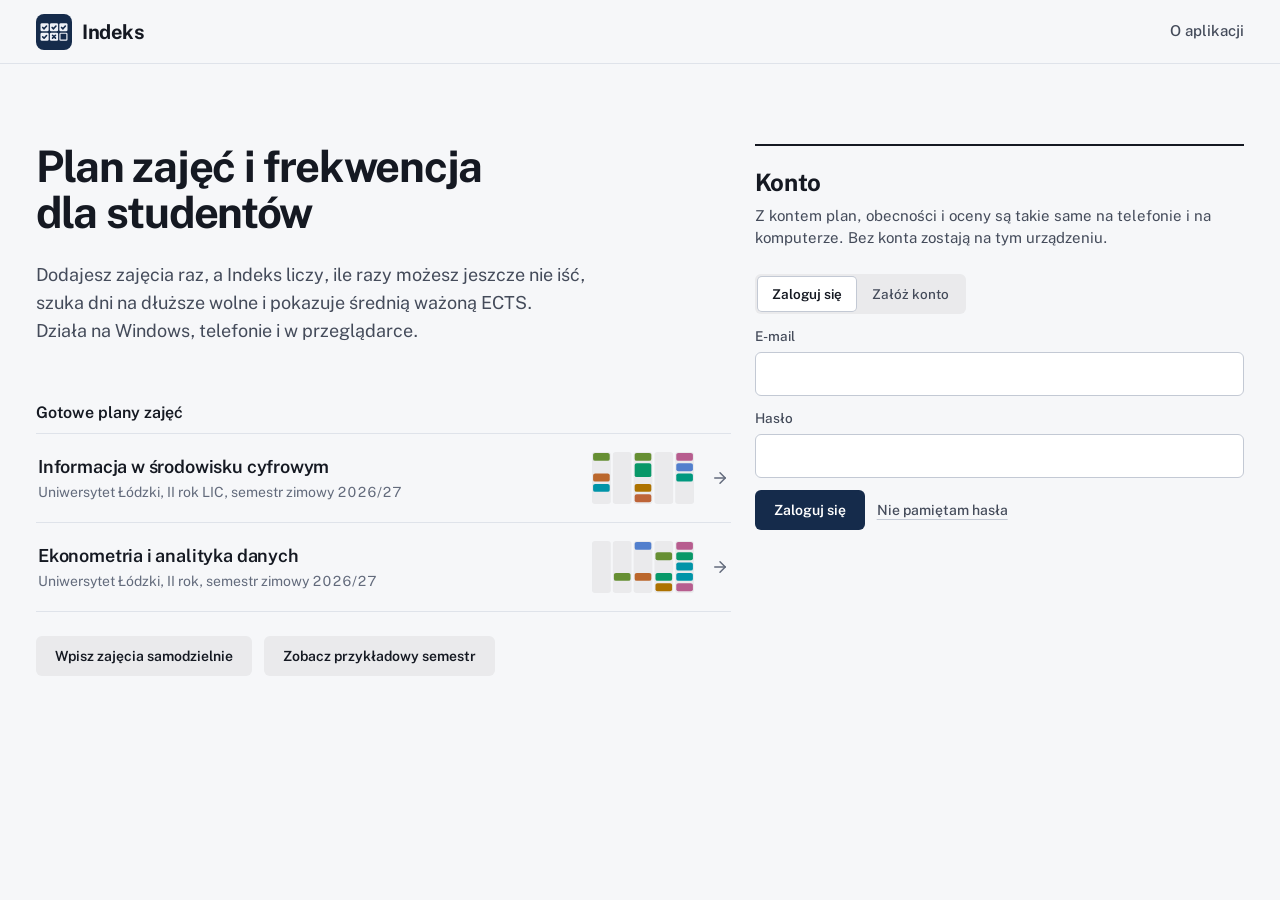
<file: index.html>
<!doctype html>
<html lang="pl">
  <head>
    <meta http-equiv="Content-Security-Policy" content="default-src 'self'; script-src 'self'; style-src 'self' 'unsafe-inline'; font-src 'self' data:; img-src 'self' data: blob:; connect-src 'self' https:" />
    <meta charset="UTF-8" />
    <meta name="viewport" content="width=device-width, initial-scale=1.0, viewport-fit=cover" />
    <meta name="theme-color" content="#152B4B" />
    <meta name="description" content="Plan zajęć, frekwencja, oceny i notatki – Twoje studia w jednym miejscu." />
    <link rel="icon" type="image/svg+xml" href="./favicon.svg" />
    <!-- iPhone: aplikacja dodana do ekranu początkowego działa na pełnym ekranie -->
    <link rel="manifest" href="./manifest.webmanifest" />
    <link rel="apple-touch-icon" href="./apple-touch-icon.png" />
    <meta name="apple-mobile-web-app-capable" content="yes" />
    <meta name="mobile-web-app-capable" content="yes" />
    <meta name="apple-mobile-web-app-title" content="Indeks" />
    <meta name="apple-mobile-web-app-status-bar-style" content="black-translucent" />
    <title>Indeks</title>
    <script type="module" crossorigin src="./assets/index-BiTr9O1e.js"></script>
    <link rel="stylesheet" crossorigin href="./assets/index-D9epbIdn.css">
  </head>
  <body>
    <div id="root"></div>
  </body>
</html>
</file>
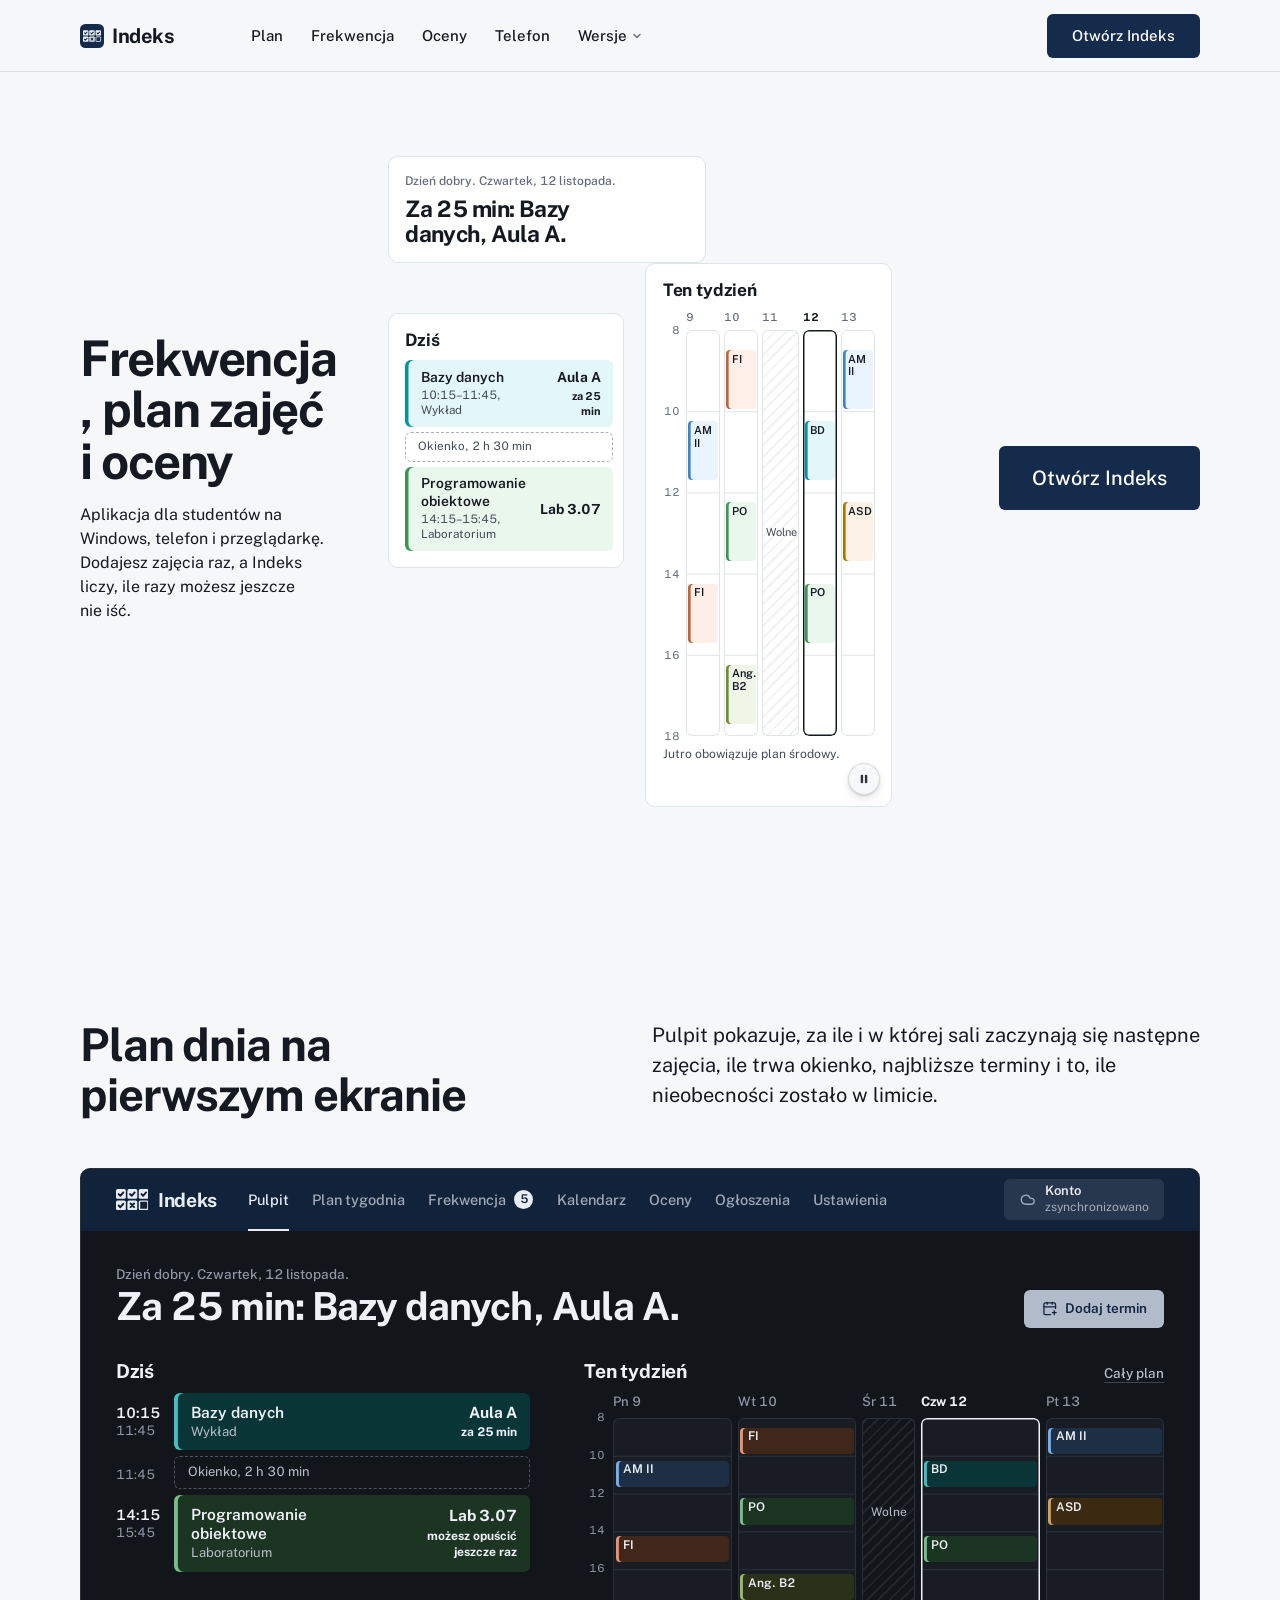
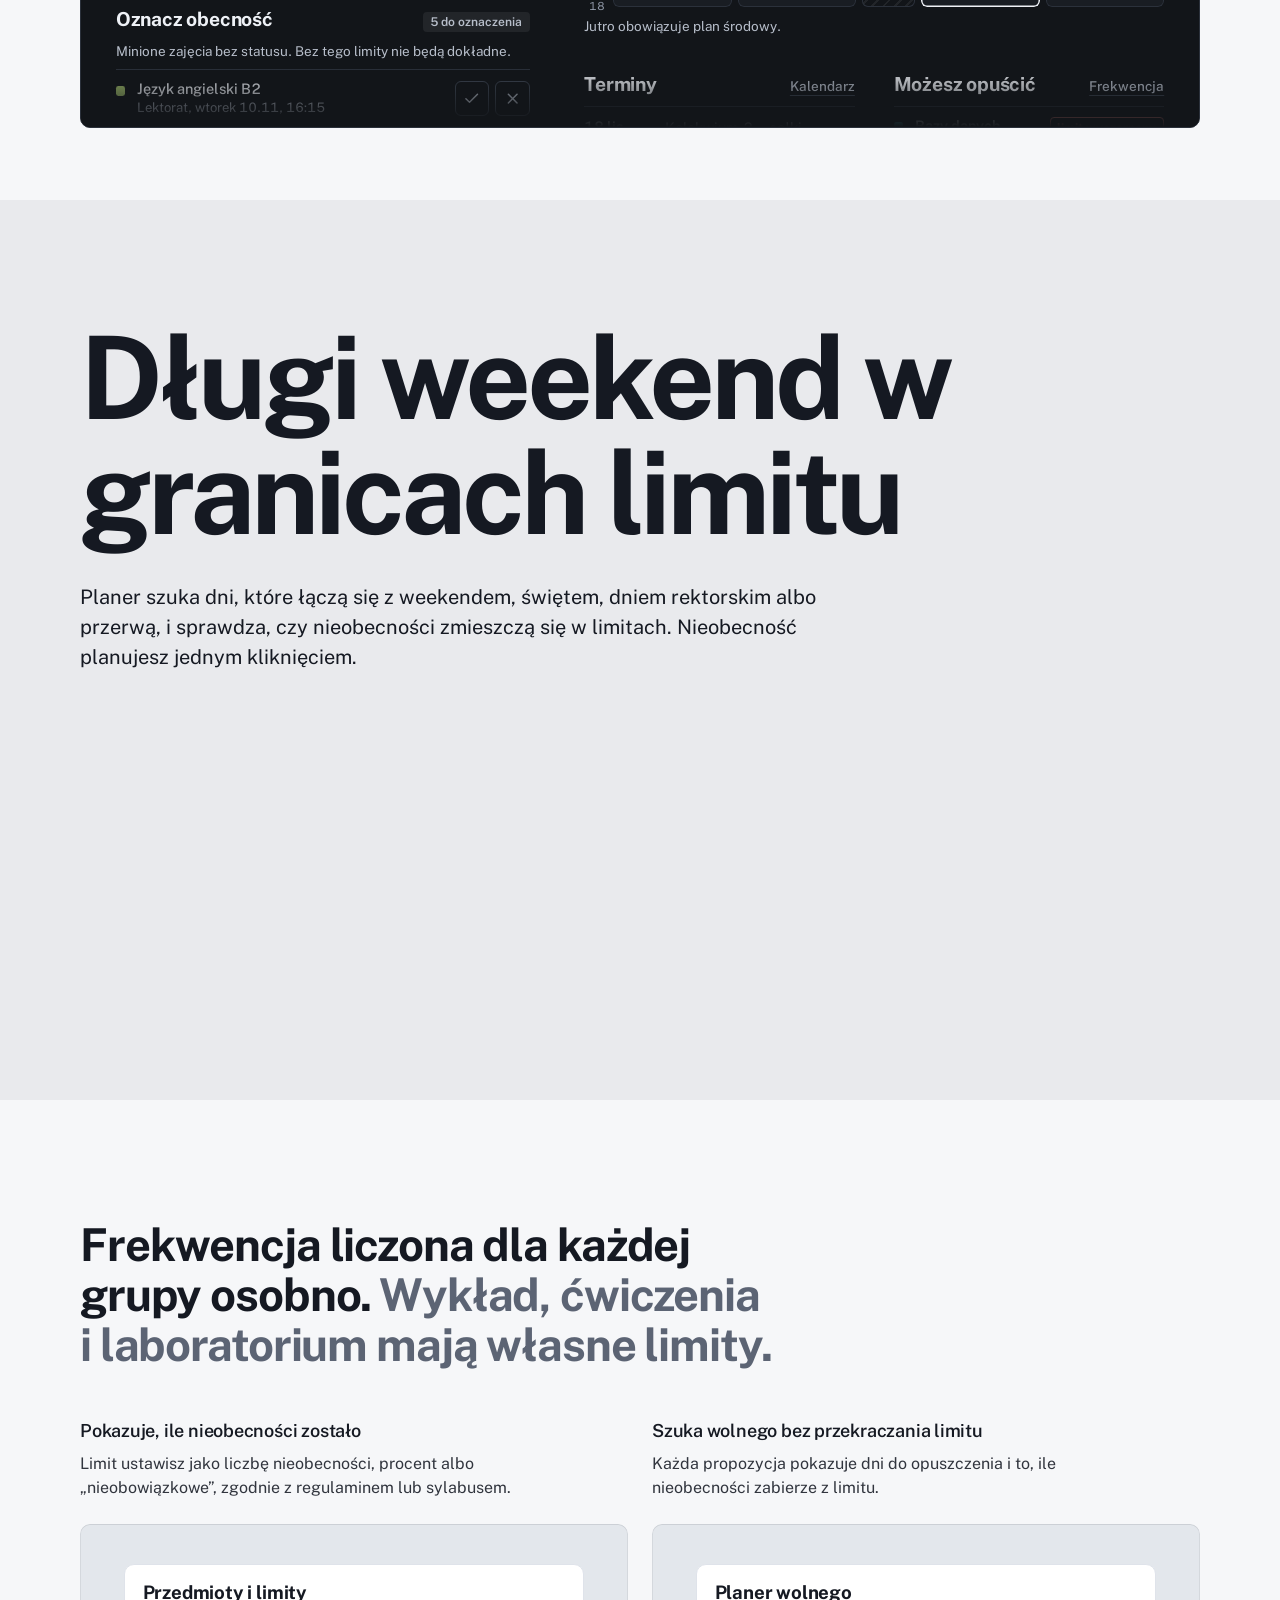
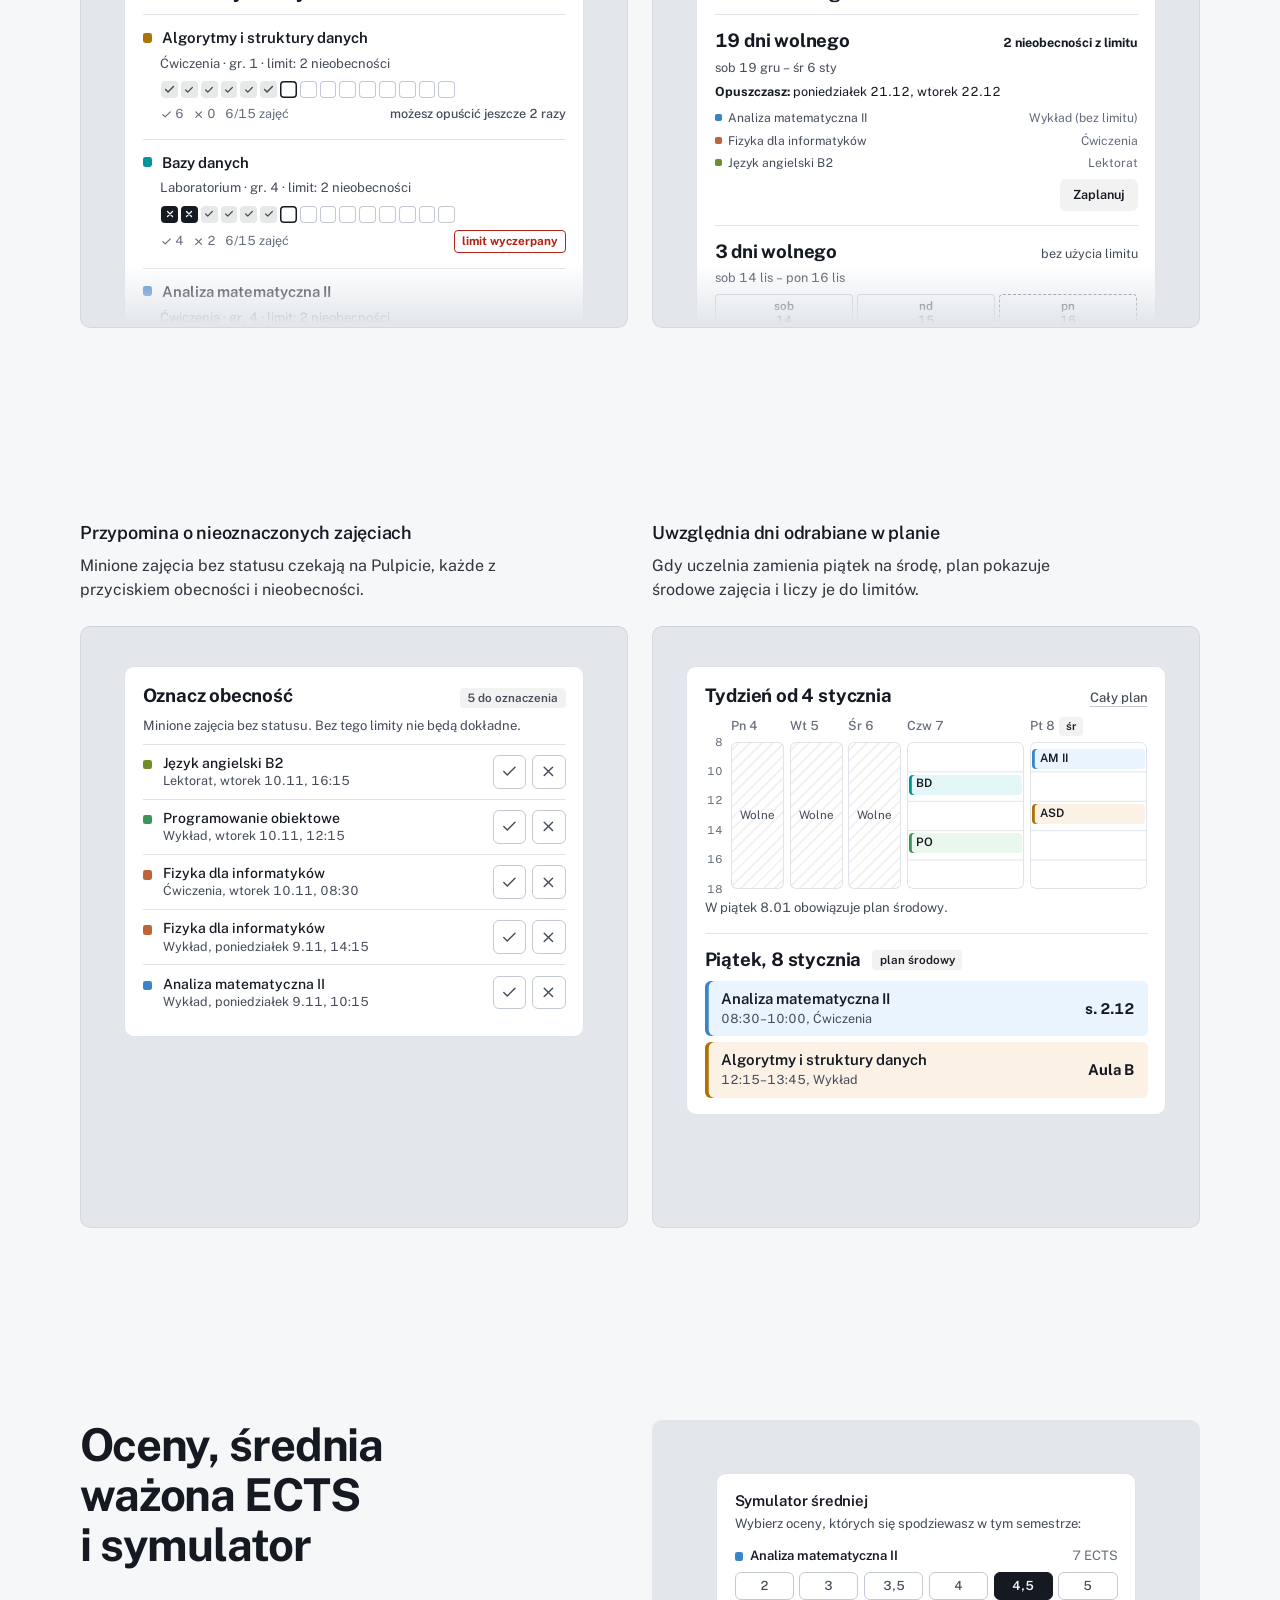
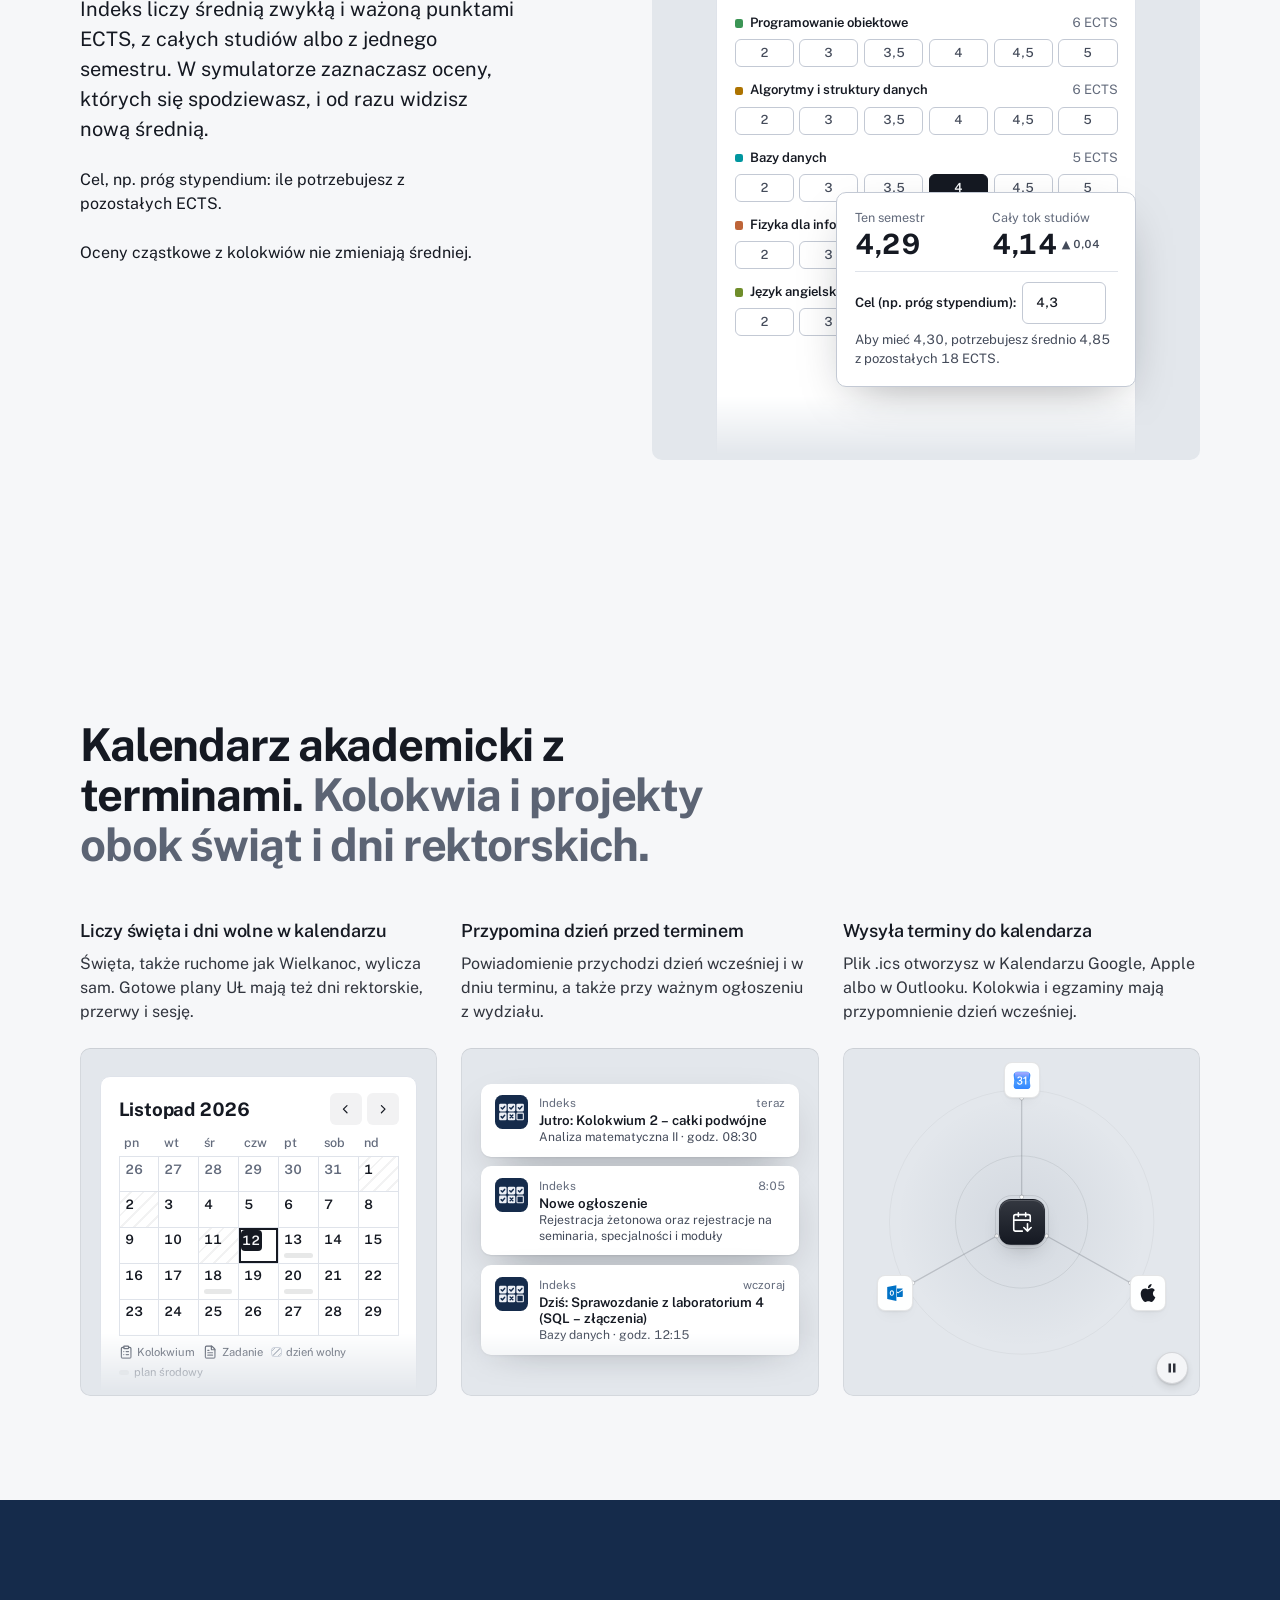
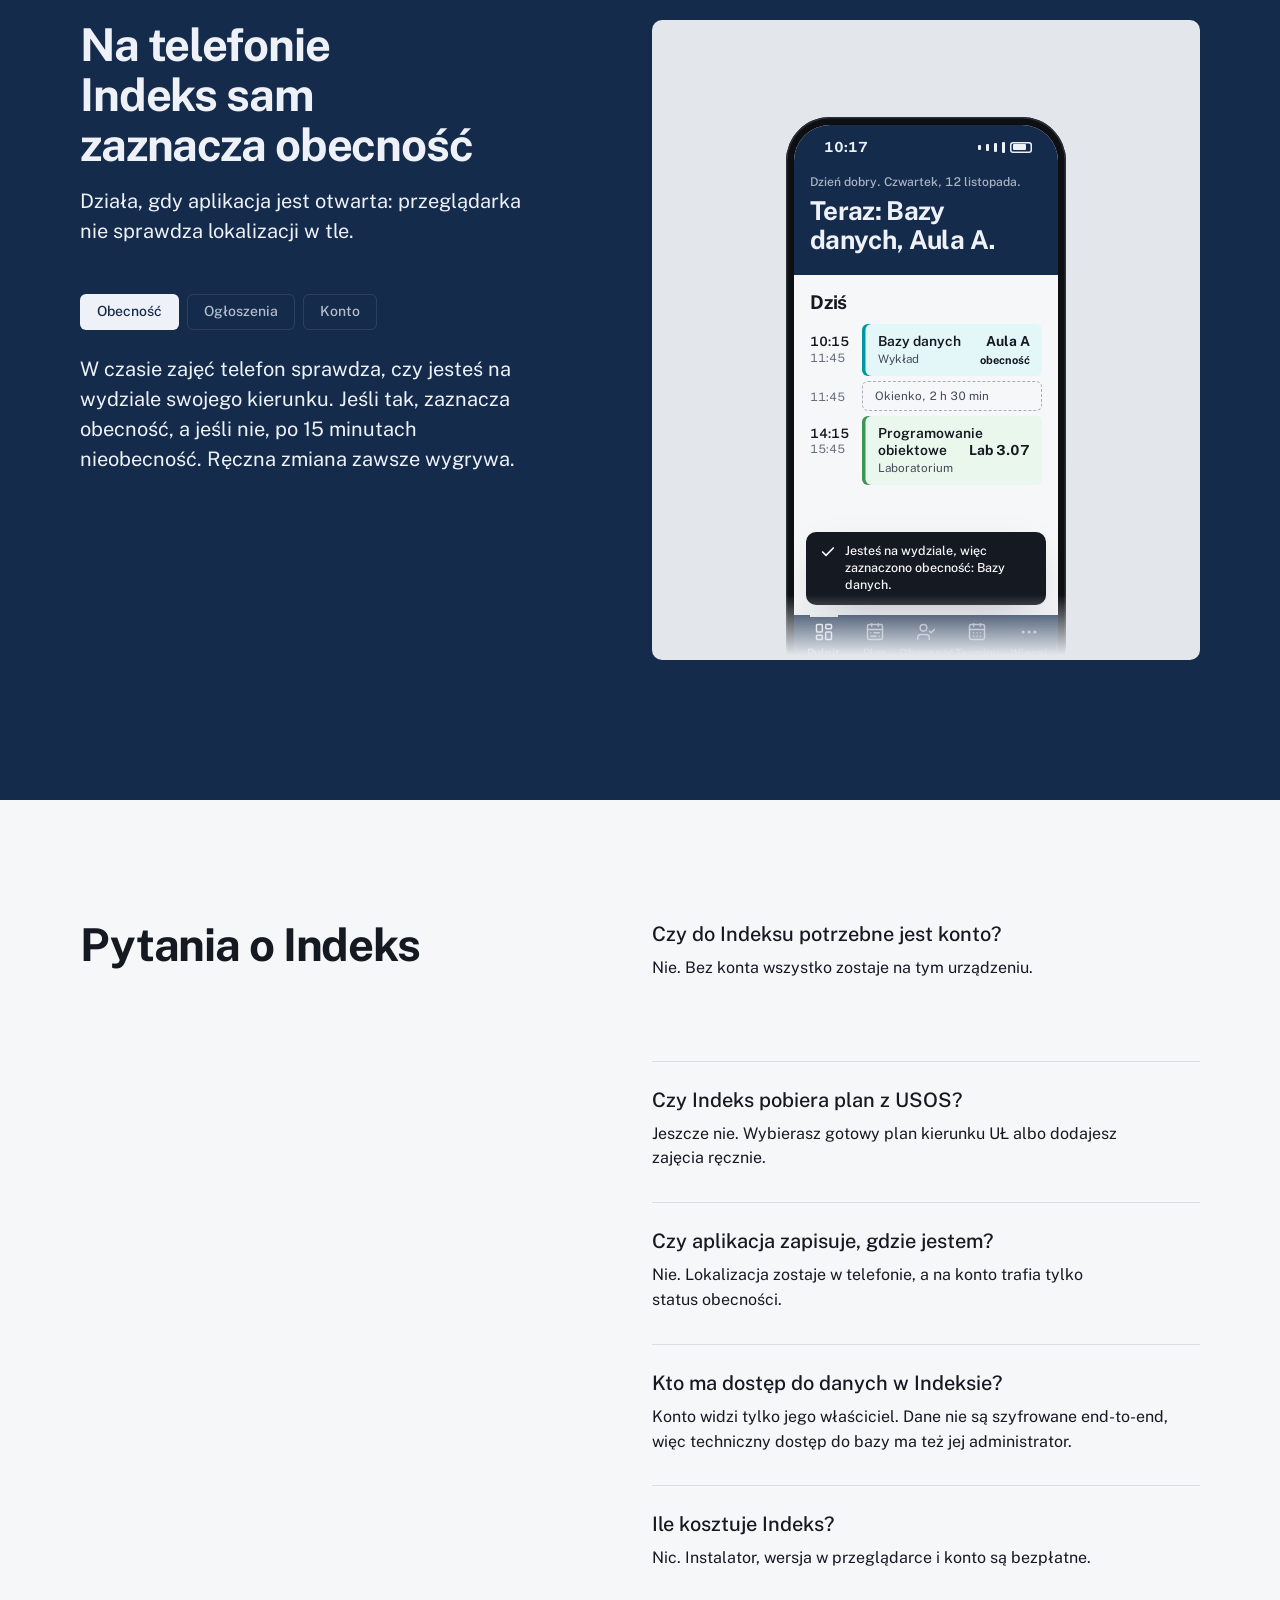
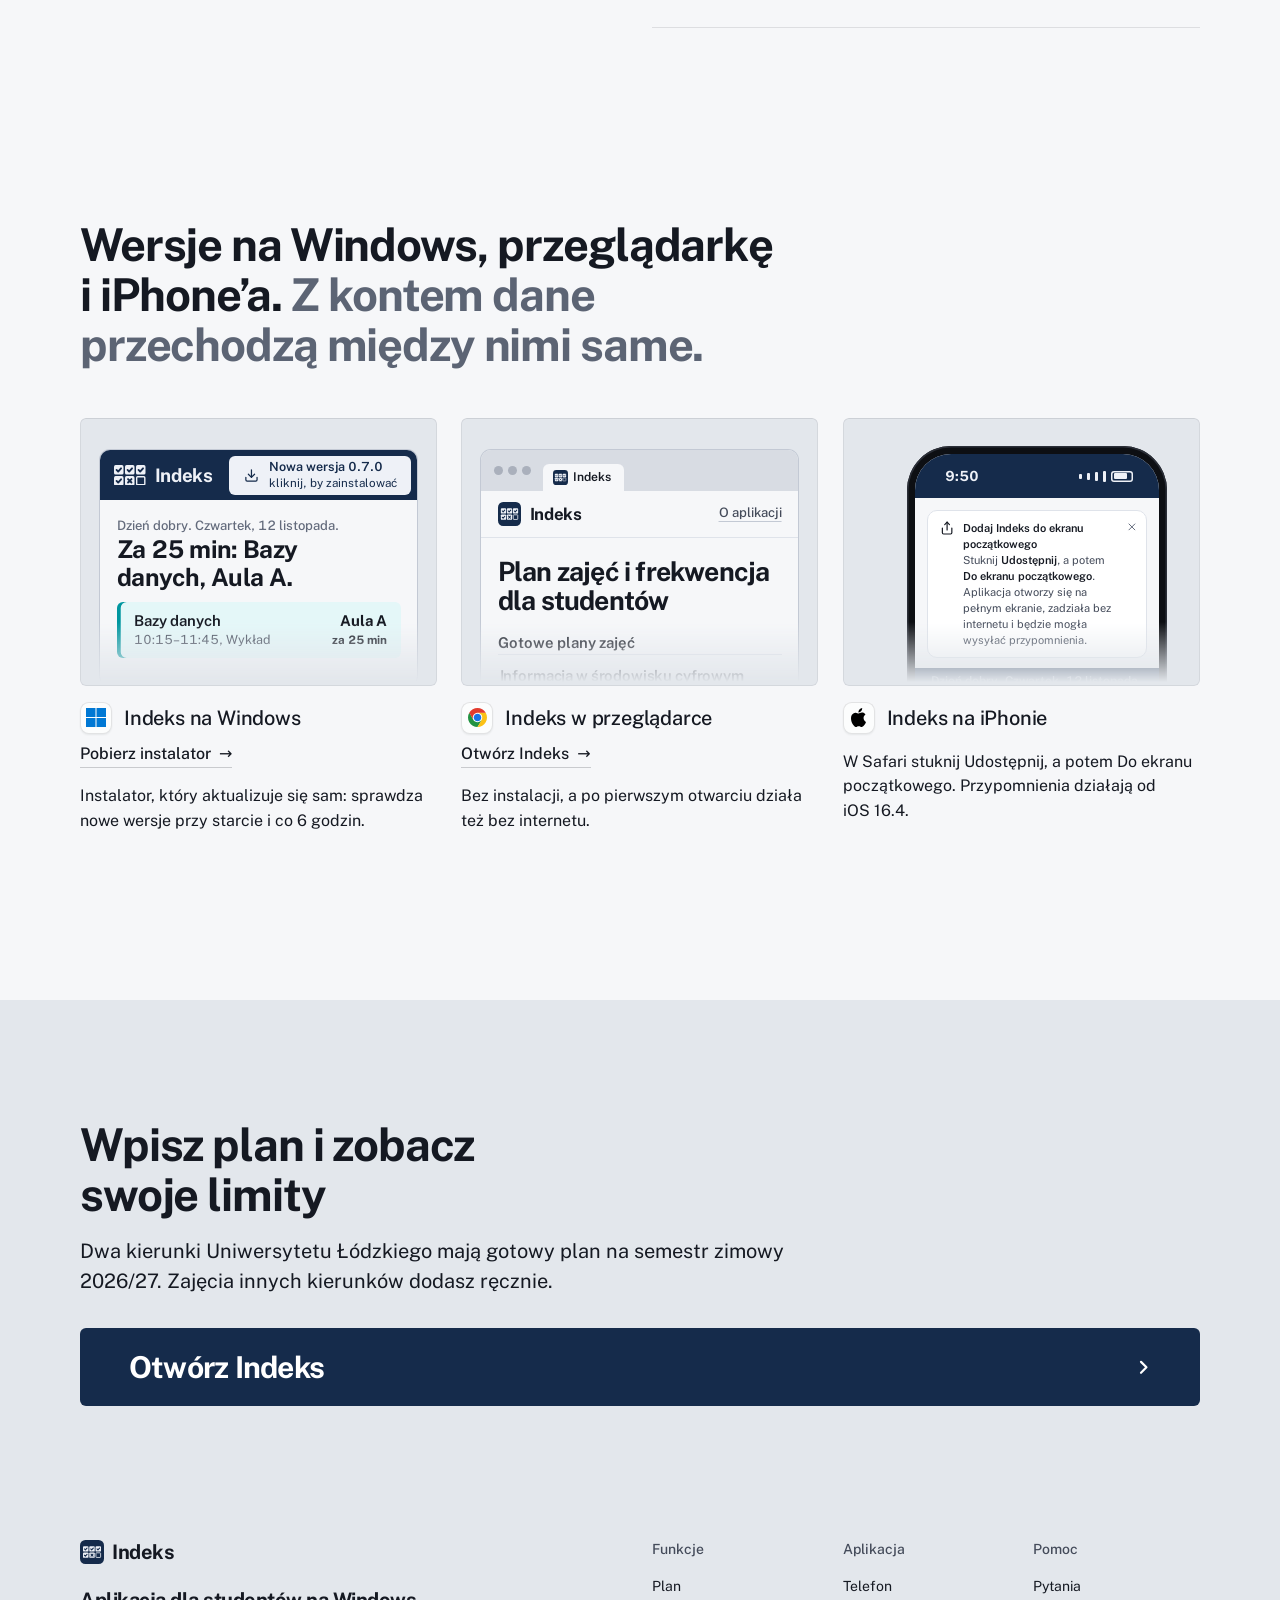
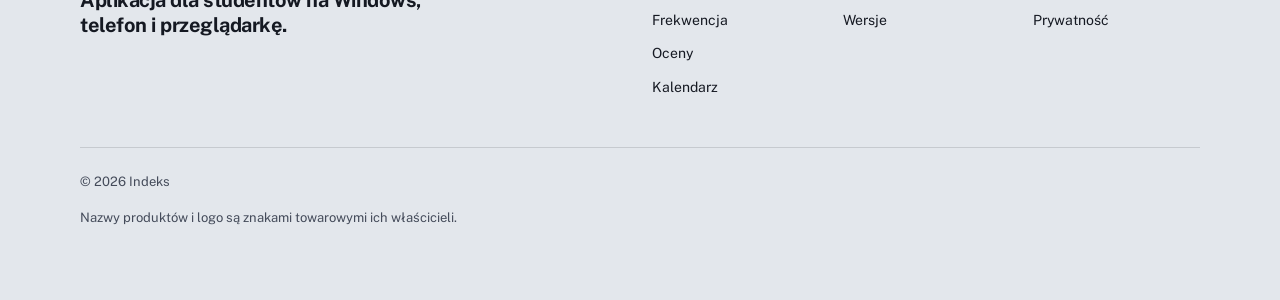
<file: strona/index.html>
<!doctype html>
<html lang="pl" data-type="software" data-radius="sharp" data-ground="sand" data-buttons="tonal" data-motion>
<head>
<meta charset="utf-8">
<meta name="viewport" content="width=device-width, initial-scale=1, viewport-fit=cover">
<title>Indeks: plan zajęć, frekwencja i oceny dla studentów</title>
<meta name="description" content="Aplikacja na Windows, telefon i przeglądarkę, która liczy limity nieobecności i średnią ważoną ECTS, a do tego szuka dni na dłuższe wolne.">
<meta property="og:type" content="website">
<meta property="og:url" content="https://bobotoziomal.github.io/indeks/strona/">
<meta property="og:site_name" content="Indeks">
<meta property="og:locale" content="pl_PL">
<meta property="og:title" content="Indeks: plan zajęć, frekwencja i oceny dla studentów">
<meta property="og:description" content="Liczy limity nieobecności i średnią ważoną ECTS, a do tego szuka dni na dłuższe wolne. Na Windows, telefon i przeglądarkę.">
<meta property="og:image" content="https://bobotoziomal.github.io/indeks/strona/share.jpg">
<meta property="og:image:width" content="1200">
<meta property="og:image:height" content="630">
<meta name="twitter:card" content="summary_large_image">
<link rel="icon" href="favicon.svg" type="image/svg+xml">
<meta name="theme-color" content="#f6f7f9">
<link rel="canonical" href="https://bobotoziomal.github.io/indeks/strona/">
<meta name="site-kind" content="software">
<meta name="page-type" content="software">
<link rel="preload" href="fonts/public-sans-latin-wght-normal.woff2" as="font" type="font/woff2" crossorigin>
<link rel="stylesheet" href="assets/system.css">
<link rel="stylesheet" href="assets/ui/cards.css">
<link rel="stylesheet" href="assets/motion/motion.css">
<link rel="stylesheet" href="assets/backgrounds/backgrounds.css">
<link rel="stylesheet" href="assets/layout/layout.css">
<link rel="stylesheet" href="assets/icons/icon.css">
<style>
/* Public Sans, the app's own face (the same files the app bundles, @fontsource-variable/public-sans 5.3), served
   from fonts/. The en and em dash come from a declaration of their own, first in the stack: the face's kerning pulls
   the space up to a dash ("SQL–złączenia"), and kerning never runs across two families. */
@font-face { font-family: "Public Sans Variable"; font-style: normal; font-display: swap; font-weight: 100 900;
  src: url("fonts/public-sans-latin-ext-wght-normal.woff2") format("woff2-variations");
  unicode-range: U+0100-02BA, U+02BD-02C5, U+02C7-02CC, U+02CE-02D7, U+02DD-02FF, U+0304, U+0308, U+0329, U+1D00-1DBF, U+1E00-1E9F, U+1EF2-1EFF, U+2020, U+20A0-20AB, U+20AD-20C0, U+2113, U+2C60-2C7F, U+A720-A7FF; }
@font-face { font-family: "Public Sans Variable"; font-style: normal; font-display: swap; font-weight: 100 900;
  src: url("fonts/public-sans-latin-wght-normal.woff2") format("woff2-variations");
  unicode-range: U+0000-00FF, U+0131, U+0152-0153, U+02BB-02BC, U+02C6, U+02DA, U+02DC, U+0304, U+0308, U+0329, U+2000-206F, U+20AC, U+2122, U+2191, U+2193, U+2212, U+2215, U+FEFF, U+FFFD; }
@font-face { font-family: "Public Sans Dash"; font-style: normal; font-display: swap; font-weight: 100 900;
  src: url("fonts/public-sans-latin-wght-normal.woff2") format("woff2-variations");
  unicode-range: U+2013-2014; }
:root {
  --p-bg: #f6f7f9; --p-surface: #e9eaed; --p-ink: #151922; --p-muted: #5c6474;
  --p-accent: #152b4b; --p-accent-ink: #ffffff; --p-action: #152b4b; --p-action-ink: #ffffff;
  --p-inv-bg: #152b4b; --p-inv-surface: #22385a; --p-inv-ink: #eef1f7; --p-inv-muted: #b4bdcb;
  --p-inv-accent: #eef1f7; --p-inv-accent-ink: #152b4b; --p-inv-action: #eef1f7; --p-inv-action-ink: #152b4b;
  --ground-bg: #e3e7ec; --ground-surface: #eef0f3; --ground-ink: #151922; --ground-muted: #444b5a; --ground-accent: #152b4b;
  --font-display: "Public Sans Dash", "Public Sans Variable", "Segoe UI", system-ui, sans-serif;
  --font-text: "Public Sans Dash", "Public Sans Variable", "Segoe UI", system-ui, sans-serif;
  --font-mono: "Public Sans Dash", "Public Sans Variable", "Segoe UI", system-ui, sans-serif;
  --display-weight: 700;
  --display-tracking: -0.025em;
  --display-tracking-xl: -0.03em;
  --display-stretch: 100%;
  --ly-scale: 0.98;
}
/* the app's corners: 6px for buttons, fields and panels, 10px for cards, windows and frames */
html[data-radius="sharp"] { --r-sm: 6px; --r-md: 6px; --r-lg: 10px; --r-btn: 6px; }
</style>
<link rel="stylesheet" href="assets/ui/base.css">
<link rel="stylesheet" href="assets/diagrams/diagram.css">
<script>document.documentElement.classList.add('m-enter');setTimeout(()=>document.documentElement.classList.add('m-enter-done'),700)</script>
<script src="assets/backgrounds/backgrounds.js"></script>
<script>document.documentElement.classList.add('mo-js');setTimeout(()=>document.documentElement.classList.add('mo-safe'),2500)</script>
<link rel="modulepreload" href="assets/moments/moments.js">
<link rel="modulepreload" href="assets/moments/lib.js">
<link rel="modulepreload" href="assets/moments/liquid-type/moment.js">
<link rel="modulepreload" href="assets/moments/line-carries-colour/moment.js">
<style>
/* Page CSS: only inside the visuals (Indeks's own screens, drawn as live HTML with the app's tokens from
   src/styles.css: paper and ink, the cover's navy, 1px rules, a course shown only by its hue: a 4px edge, a dot
   and a tint), one --p-h per card group, the phone, and the collage's container. */

/* ---------------------------------------------------------------- the app's own UI */
.ix {
  --ix-paper: #f6f7f9; --ix-sheet: #ffffff; --ix-ink: #151922; --ix-ink-2: #444b5a; --ix-ink-3: #636b7c;
  --ix-rule: #dfe3ea; --ix-rule-strong: #c3c9d4; --ix-hatch: #a9afba;
  --ix-tone: rgb(21 25 34 / .055); --ix-tone-2: rgb(21 25 34 / .1);
  --ix-cover: #152b4b; --ix-cover-ink: #eef1f7; --ix-cover-ink-2: color-mix(in oklab, #eef1f7 72%, #152b4b);
  --ix-action: #152b4b; --ix-action-ink: #ffffff; --ix-danger: #b42318;
  /* a course's tone: oklch(L C hue); lightness and chroma are the theme's, the hue the course's (lib/colors.ts) */
  --ix-cl: .6; --ix-cc: .13; --ix-tl: .962; --ix-tc: .02;
  --am: 250; --po: 150; --aisd: 75; --bd: 200; --fiz: 45; --ang: 125;
  color: var(--ix-ink); font-family: var(--font-text); font-variant-numeric: tabular-nums;
  line-height: 1.45; letter-spacing: 0; text-align: left;
}
.ix--dark {
  --ix-paper: #121519; --ix-sheet: #191d23; --ix-ink: #eef1f6; --ix-ink-2: #b7beca; --ix-ink-3: #8f97a6;
  --ix-rule: #2b313b; --ix-rule-strong: #3d4552; --ix-hatch: #4d5563;
  --ix-tone: rgb(238 241 246 / .07); --ix-tone-2: rgb(238 241 246 / .12);
  --ix-cover: color-mix(in oklab, #152b4b 78%, #05070a); --ix-cover-ink: #e8ecf3;
  --ix-cover-ink-2: color-mix(in oklab, #e8ecf3 70%, var(--ix-cover));
  --ix-action: color-mix(in oklab, #152b4b 22%, #e3e8f1); --ix-action-ink: color-mix(in oklab, #152b4b 90%, black);
  --ix-danger: #ff8f87;
  --ix-cl: .74; --ix-cc: .11; --ix-tl: .3; --ix-tc: .045;
}
.ix p { margin: 0; }
.ix-i { width: 1em; height: 1em; flex: none; fill: none; stroke: currentColor; stroke-width: 2; stroke-linecap: round; stroke-linejoin: round; }
.ix-card { background: var(--ix-sheet); border: 1px solid var(--ix-rule); border-radius: 10px; padding: 1.2em 1.25em; }
.ix-head { display: flex; flex-wrap: wrap; align-items: baseline; justify-content: space-between; gap: .27em .8em; margin-bottom: .667em; }
.ix-sec { font-size: 1.333em; font-weight: 700; letter-spacing: -0.01em; line-height: 1.25; }
.ix-ttl { font-size: 1.067em; font-weight: 600; letter-spacing: -0.005em; line-height: 1.3; }
.ix-page { font-size: 2.15em; font-weight: 700; letter-spacing: -0.02em; line-height: 1.15; }
.ix-link { font-size: .933em; font-weight: 500; color: var(--ix-ink-2); text-decoration: underline 1px var(--ix-rule-strong); text-underline-offset: .29em; white-space: nowrap; }
.ix-note { font-size: .933em; color: var(--ix-ink-2); }
.ix-meta { font-size: max(11px, .9em); line-height: 1.3; color: var(--ix-ink-2); }
.ix-hello { font-size: .933em; font-weight: 500; color: var(--ix-ink-3); }
.ix-hero { font-size: 2.667em; font-weight: 700; line-height: 1.12; letter-spacing: -0.025em; text-wrap: balance; }
.ix-stack { display: grid; gap: .4em; }
.ix-dot { flex: none; width: .667em; height: .667em; border-radius: 25%; background: oklch(var(--ix-cl) var(--ix-cc) var(--c, 250)); }

/* a class of the day: the course's tint and a 4px edge; name and kind on the left, room and state on the right */
.ix-row { display: flex; align-items: center; justify-content: space-between; gap: .27em 1.07em; min-height: var(--rh, 3.733em); padding: .667em .933em .667em 1.2em; border-radius: 6px; background: oklch(var(--ix-tl) var(--ix-tc) var(--c, 250)); box-shadow: inset .267em 0 0 oklch(var(--ix-cl) var(--ix-cc) var(--c, 250)); }
.ix-row__main { display: grid; gap: .13em; min-width: 0; }
.ix-row__name { font-size: 1.067em; font-weight: 600; line-height: 1.25; }
.ix-row__side { display: grid; justify-items: end; gap: .27em; max-width: 50%; text-align: right; }
.ix-row__room { font-size: 1.067em; font-weight: 700; line-height: 1.2; white-space: nowrap; }
.ix-row__state { font-size: max(11px, .833em); font-weight: 700; line-height: 1.3; text-wrap: balance; }
.ix-day { display: grid; gap: .4em; }
.ix-dayrow { display: grid; grid-template-columns: 3.2em minmax(0, 1fr); gap: .8em; }
.ix-time { padding-top: .741em; font-size: .9em; line-height: 1.35; color: var(--ix-ink-3); }
.ix-time b { display: block; font-size: 1.111em; font-weight: 600; color: var(--ix-ink); }
.ix-gap { display: flex; align-items: center; min-height: 2.52em; padding: 0 1.037em; border: 1px dashed var(--ix-hatch); border-radius: 6px; font-size: .9em; color: var(--ix-ink-2); }

/* the week as a timeline: columns of days on the sheet, an hour rule every two hours, short course names */
.ix-tl { display: grid; grid-template-columns: var(--tlc, 1.6em repeat(5, minmax(0, 1fr))); grid-template-rows: auto var(--tlh, 13em); gap: .4em; }
.ix-tl__day { display: flex; align-items: center; gap: .3em; overflow: hidden; font-size: max(11px, .9em); font-weight: 500; color: var(--ix-ink-3); white-space: nowrap; }
.ix-tl__day.is-today { color: var(--ix-ink); font-weight: 700; }
.ix-tl__hours { position: relative; }
.ix-tl__hours > span { position: absolute; right: .2em; transform: translateY(-50%); font-size: max(11px, .767em); line-height: 1; color: var(--ix-ink-3); }
.ix-tl__col { position: relative; min-width: 0; border-radius: 6px; background: linear-gradient(var(--ix-rule) 1px, transparent 1px) 0 0 / 100% 20%, var(--ix-sheet); box-shadow: inset 0 0 0 1px var(--ix-rule); }
.ix-tl__col.is-today { box-shadow: inset 0 0 0 1.5px var(--ix-ink); }
.ix-tl__col.is-off { background: repeating-linear-gradient(-45deg, transparent 0 6px, var(--ix-tone) 6px 8px); }
.ix-tl__b { position: absolute; left: .2em; right: .2em; top: var(--t); height: calc(var(--h) - 2px); display: flex; align-items: flex-start; overflow: hidden; padding: .24em .24em 0 .64em; border-radius: 4px; background: oklch(var(--ix-tl) var(--ix-tc) var(--c)); box-shadow: inset .24em 0 0 oklch(var(--ix-cl) var(--ix-cc) var(--c)); font-size: max(11px, .833em); font-weight: 600; line-height: 1.15; white-space: nowrap; }
.ix-tl__off { position: absolute; inset: 0; display: grid; place-items: center; padding: .3em; font-size: max(11px, .833em); line-height: 1.2; text-align: center; color: var(--ix-ink-2); }
.ix-off-short { display: none; }
@media (max-width: 1279px) { .ix-off-full { display: none; } .ix-off-short { display: inline; } }

/* rows of a rubric, each closed off by a 1px rule */
.ix-term { display: grid; grid-template-columns: 4.8em minmax(0, 1fr); gap: .8em; padding: .667em 0; border-top: 1px solid var(--ix-rule); }
.ix-term > b { font-weight: 600; line-height: 1.35; }
.ix-limit { display: grid; grid-template-columns: auto minmax(0, 1fr) auto; align-items: start; gap: .4em .8em; padding: .667em 0; border-top: 1px solid var(--ix-rule); }
.ix-limit > .ix-dot { margin-top: .33em; }
.ix-limit__name { display: grid; min-width: 0; line-height: 1.3; }
.ix-limit__name > b { font-weight: 600; }
.ix-limit__name > span { font-size: .9em; color: var(--ix-ink-3); }
.ix-count { display: flex; align-items: baseline; gap: .3em; font-size: .9em; color: var(--ix-ink-3); white-space: nowrap; }
.ix-count > b { font-size: 1.778em; font-weight: 700; line-height: 1; color: var(--ix-ink); }
.ix-limit > .ix-sheet { grid-column: 2 / -1; gap: 2px; }
.ix-limit .ix-sheet > i { width: .933em; height: .933em; }
.ix-mark { display: flex; align-items: center; gap: .53em .8em; padding: .667em 0; border-top: 1px solid var(--ix-rule); }
.ix-mark > .ix-dot { align-self: flex-start; margin-top: .42em; }
.ix-mark__text { flex: 1; min-width: 0; display: grid; gap: .07em; line-height: 1.3; }
.ix-mark__text > b { font-weight: 500; }
.ix-sbtns { display: flex; gap: .4em; flex: none; }
.ix-sbtn { display: grid; place-items: center; width: 2.4em; height: 2.4em; border: 1px solid var(--ix-rule-strong); border-radius: 6px; color: var(--ix-ink-2); }
.ix-sbtn > .ix-i { width: 1.2em; height: 1.2em; }

/* the attendance sheet: a cell for every class of the term; past ones filled (an absence in ink), the next one
   outlined in ink, the rest empty frames */
.ix-sheet { display: flex; flex-wrap: wrap; gap: 3px; }
.ix-sheet > i { display: grid; place-items: center; width: 1.2em; height: 1.2em; border-radius: 4px; box-shadow: inset 0 0 0 1px var(--ix-rule-strong); font-style: normal; }
.ix-sheet > i.v { background: var(--ix-tone-2); box-shadow: none; color: var(--ix-ink-2); }
.ix-sheet > i.x { background: var(--ix-ink); box-shadow: none; color: var(--ix-paper); }
.ix-sheet > i.q { box-shadow: none; outline: 1px dashed var(--ix-ink-3); outline-offset: -1px; }
.ix-sheet > i.n { box-shadow: inset 0 0 0 1.5px var(--ix-ink); }
.ix-sheet > i:is(.v, .x)::before { content: ""; width: 61%; height: 61%; background: currentColor; -webkit-mask: var(--m) center / contain no-repeat; mask: var(--m) center / contain no-repeat; }
.ix-sheet > i.v { --m: url("data:image/svg+xml,%3Csvg xmlns='http://www.w3.org/2000/svg' viewBox='0 0 24 24' fill='none' stroke='%23000' stroke-width='3' stroke-linecap='round' stroke-linejoin='round'%3E%3Cpath d='M20 6 9 17l-5-5'/%3E%3C/svg%3E"); }
.ix-sheet > i.x { --m: url("data:image/svg+xml,%3Csvg xmlns='http://www.w3.org/2000/svg' viewBox='0 0 24 24' fill='none' stroke='%23000' stroke-width='3' stroke-linecap='round' stroke-linejoin='round'%3E%3Cpath d='M18 6 6 18M6 6l12 12'/%3E%3C/svg%3E"); }
.ix-sheet > i.q::before { content: "?"; font-size: max(11px, .64em); font-weight: 700; line-height: 1; color: var(--ix-ink); }

/* a group of a course: kind and rule, the sheet, the counts and the limit in words (the phone's stacked lines) */
.ix-att { display: grid; gap: .53em; padding: .933em 0 1.067em; border-top: 1px solid var(--ix-rule); }
.ix-att__name { display: flex; align-items: center; gap: .667em; font-size: 1.067em; font-weight: 600; line-height: 1.3; }
.ix-att > :not(.ix-att__name) { margin-left: 1.333em; }
.ix-att__kind { font-size: .933em; color: var(--ix-ink-2); }
.ix-att__kind.is-free { color: var(--ix-ink-3); }
.ix-att__foot { display: flex; flex-wrap: wrap; align-items: center; justify-content: space-between; gap: .4em .8em; }
.ix-counts { display: flex; flex-wrap: wrap; align-items: center; gap: .27em .74em; font-size: .9em; color: var(--ix-ink-3); }
.ix-counts > span { display: inline-flex; align-items: center; gap: .2em; }
.ix-counts .ix-i { width: .889em; height: .889em; stroke-width: 2.5; }
.ix-counts b { font-weight: 600; color: var(--ix-ink); }
.ix-budget { font-size: .9em; font-weight: 500; color: var(--ix-ink-2); white-space: nowrap; }
.ix-budget.is-last { color: var(--ix-ink); font-weight: 700; }
.ix-budget.is-free { color: var(--ix-ink-3); }
.ix-stamp { display: inline-block; padding: .24em .56em; border: 1.5px solid var(--ix-danger); border-radius: 4px; color: var(--ix-danger); font-size: max(11px, .833em); font-weight: 700; line-height: 1.3; white-space: nowrap; }
.ix-badge { display: inline-flex; align-items: center; gap: .4em; padding: .16em .64em; border-radius: 4px; background: var(--ix-tone); color: var(--ix-ink-2); font-size: max(11px, .833em); font-weight: 600; line-height: 1.4; white-space: nowrap; }
.ix-badge.is-ink { color: var(--ix-ink); }

/* figures: a label, a number, a line; no tiles */
.ix-fig__label { font-size: .9em; color: var(--ix-ink-3); }
.ix-fig__value { font-size: 2em; font-weight: 700; line-height: 1.15; letter-spacing: -0.02em; }
.ix-fig__text { font-size: .9em; color: var(--ix-ink-2); }
.ix-delta { margin-left: .4em; font-size: .4em; font-weight: 600; letter-spacing: 0; color: var(--ix-ink-2); vertical-align: .5em; }

/* buttons: the one primary in the cover's navy, the rest in a tone of ink */
.ix-btn { display: inline-flex; align-items: center; justify-content: center; gap: .571em; height: 2.857em; padding: 0 1.286em; border-radius: 6px; background: var(--ix-tone); color: var(--ix-ink); font-size: .933em; font-weight: 600; white-space: nowrap; }
.ix-btn--primary { background: var(--ix-action); color: var(--ix-action-ink); }
.ix-btn--sm { height: 2.519em; padding: 0 1.037em; border-radius: 6px; font-size: .9em; }
.ix-btn--icon { width: 2.519em; padding: 0; }
.ix-btn .ix-i { width: 1.143em; height: 1.143em; }
.ix-btns { display: flex; flex-wrap: wrap; gap: .4em; }

/* frekwencja: the planner's suggestions as entries of a rubric */
.ix-sugg { display: grid; gap: .53em; padding: 1em 0; border-top: 1px solid var(--ix-rule); }
.ix-sugg__top { display: flex; flex-wrap: wrap; align-items: baseline; justify-content: space-between; gap: .27em .8em; }
.ix-sugg__title { font-size: 1.333em; font-weight: 700; letter-spacing: -0.01em; line-height: 1.2; }
.ix-sugg__cost { font-size: .9em; color: var(--ix-ink-2); white-space: nowrap; }
.ix-sugg__cost.is-last { color: var(--ix-ink); font-weight: 700; }
.ix-sugg__end { display: flex; justify-content: flex-end; }
.ix-skip { font-size: .9em; color: var(--ix-ink); }
.ix-skip b { font-weight: 700; }
.ix-crows { display: grid; gap: .35em; }
.ix-crow { display: flex; align-items: center; gap: .53em; min-width: 0; font-size: max(11px, .867em); color: var(--ix-ink-2); }
.ix-crow > span:nth-child(2) { flex: 1; min-width: 0; overflow: hidden; text-overflow: ellipsis; white-space: nowrap; }
.ix-crow > span:last-child { flex: none; color: var(--ix-ink-3); }
.ix-crow > .ix-dot { width: .6em; height: .6em; }
.ix-strip { display: flex; gap: .27em; }
.ix-strip > span { flex: 1; min-width: 0; padding: .4em 0; border-radius: 4px; box-shadow: inset 0 0 0 1px var(--ix-rule-strong); text-align: center; font-size: max(11px, .833em); font-weight: 600; line-height: 1.2; }
.ix-strip > span.is-skip { box-shadow: none; outline: 1.5px dashed var(--ix-ink-3); outline-offset: -1.5px; }

/* oceny */
.ix-sims { display: grid; margin-top: .4em; }
.ix-sim { display: grid; gap: .45em; padding: .5em 0; }
.ix-sim__name { display: flex; align-items: center; gap: .53em; min-width: 0; font-size: .933em; }
.ix-sim__name > b { flex: 1; min-width: 0; font-weight: 600; overflow: hidden; text-overflow: ellipsis; white-space: nowrap; }
.ix-sim__name > span:last-child { color: var(--ix-ink-3); white-space: nowrap; }
.ix-picks { display: flex; gap: .4em; }
.ix-picks > span { flex: 1; display: grid; place-items: center; height: 2.222em; border: 1px solid var(--ix-rule-strong); border-radius: 6px; font-size: .9em; font-weight: 500; color: var(--ix-ink-2); }
.ix-picks > span.is-on { background: var(--ix-ink); border-color: var(--ix-ink); color: var(--ix-paper); font-weight: 600; }
.ix-figs2 { display: grid; grid-template-columns: 1fr 1fr; gap: .8em; padding-bottom: .8em; border-bottom: 1px solid var(--ix-rule); }
.ix-target { display: flex; flex-wrap: wrap; align-items: center; gap: .53em; margin-top: .8em; font-size: .933em; font-weight: 600; }
.ix-input { display: inline-flex; align-items: center; height: 3.143em; min-width: 6.4em; padding: 0 1em; border: 1px solid var(--ix-rule-strong); border-radius: 6px; background: var(--ix-sheet); font-weight: 500; }

/* kalendarz: the month as one sheet of shared rules */
.ix-month { display: grid; grid-template-columns: repeat(7, minmax(0, 1fr)); }
.ix-wd { padding: 0 .4em .3em; font-size: .9em; font-weight: 500; color: var(--ix-ink-3); }
.ix-md { display: flex; flex-direction: column; justify-content: space-between; gap: .2em; min-height: 2.75em; padding: .4em; border-right: 1px solid var(--ix-rule); border-bottom: 1px solid var(--ix-rule); font-size: .933em; font-weight: 600; line-height: 1; }
.ix-md:nth-child(7n + 1) { border-left: 1px solid var(--ix-rule); }
.ix-md:nth-child(-n + 14) { border-top: 1px solid var(--ix-rule); }
.ix-md.is-other { color: var(--ix-ink-3); }
.ix-md.is-off { background: repeating-linear-gradient(-45deg, transparent 0 7px, var(--ix-tone) 7px 9px); }
.ix-md.is-today { box-shadow: inset 0 0 0 2px var(--ix-ink); }
.ix-md.is-today > span { display: inline-grid; place-items: center; width: 1.6em; height: 1.6em; margin: -.25em; border-radius: 4px; background: var(--ix-ink); color: var(--ix-paper); }
.ix-md > i { display: block; height: 5px; border-radius: 4px; background: var(--ix-tone-2); }
.ix-legend { display: flex; flex-wrap: wrap; gap: .35em .7em; margin-top: .7em; font-size: max(11px, .8em); color: var(--ix-ink-2); }
.ix-legend > span { display: inline-flex; align-items: center; gap: .4em; }
.ix-legend .ix-i { width: 1.28em; height: 1.28em; }
.ix-legend > .is-off::before { content: ""; width: .96em; height: .96em; border-radius: 4px; box-shadow: inset 0 0 0 1px var(--ix-rule-strong); background: repeating-linear-gradient(-45deg, transparent 0 3px, var(--ix-hatch) 3px 4px); }
.ix-legend > .is-plan::before { content: ""; width: .96em; height: 5px; border-radius: 4px; background: var(--ix-tone-2); }
/* a phone's own notification (the system's look; a notification keeps its shadow in the app too) */
.ix-notif { display: grid; grid-template-columns: auto minmax(0, 1fr); gap: .75em; align-items: start; padding: .85em .95em; border-radius: 10px; background: #ffffff; color: #151922; box-shadow: 0 1px 2px rgb(21 25 34 / .08), 0 18px 48px -18px rgb(14 18 26 / .38); }
.ix-notif > img { width: 2.4em; height: 2.4em; }
.ix-notif__app { display: flex; justify-content: space-between; gap: .5em; font-size: max(11px, .833em); color: #636b7c; }
.ix-notif__title { margin-top: .15em; font-size: .95em; font-weight: 600; line-height: 1.25; }
.ix-notif__body { margin-top: .15em; font-size: .867em; line-height: 1.3; color: #444b5a; }

/* windows: the cover's navy bar with the bare mark, the words in the cover's light ink */
.ix-top { display: flex; align-items: center; gap: 0 2.133em; min-height: 4.267em; padding: 0 2.4em; background: var(--ix-cover); color: var(--ix-cover-ink); }
.ix-brand { display: inline-flex; align-items: center; gap: .5em; flex: none; font-size: 1.333em; font-weight: 700; letter-spacing: -0.02em; }
.ix-logo { display: block; flex: none; width: auto; height: 1.1em; aspect-ratio: 768 / 500; --logo-paper: var(--ix-cover-ink); --logo-ground: var(--ix-cover); }
.ix-nav { display: flex; align-self: stretch; gap: 0 1.6em; flex: 1; min-width: 0; overflow: hidden; }
.ix-nav > span { position: relative; display: inline-flex; align-items: center; gap: .53em; color: var(--ix-cover-ink-2); font-weight: 500; white-space: nowrap; }
.ix-nav > span.is-on { color: var(--ix-cover-ink); }
.ix-nav > span.is-on::after { content: ""; position: absolute; left: 0; right: 0; bottom: 0; height: 2px; background: var(--ix-cover-ink); }
.ix-nav i { min-width: 1.6em; padding: 0 .48em; border-radius: 999px; background: var(--ix-cover-ink); color: var(--ix-cover); font-style: normal; font-size: .833em; font-weight: 600; line-height: 1.6; text-align: center; }
.ix-acct, .ix-update { display: flex; align-items: center; gap: .8em; flex: none; min-height: 3.2em; padding: .32em 1.28em; border-radius: 6px; font-size: max(11px, .833em); line-height: 1.3; white-space: nowrap; }
.ix-acct { background: color-mix(in oklab, var(--ix-cover-ink) 10%, transparent); color: var(--ix-cover-ink-2); }
.ix-update { margin-left: auto; background: var(--ix-cover-ink); color: var(--ix-cover); }
.ix-acct strong, .ix-update strong { display: block; font-size: 1.08em; font-weight: 600; }
.ix-acct strong { color: var(--ix-cover-ink); }
.ix-acct .ix-i, .ix-update .ix-i { width: 1.28em; height: 1.28em; }
.ix-win { overflow: hidden; border-radius: 10px; background: var(--ix-paper); box-shadow: 0 0 0 1px var(--ix-rule-strong); }
.ix-win > .ix-top { gap: 0 1.2em; min-height: 3.6em; padding: 0 1em; }
.ix-win__body { display: grid; gap: .8em; padding: 1.2em 1.2em 2em; }
.ix-win .ix-hero { font-size: 1.75em; }
.ix-tabs { display: flex; align-items: center; gap: .9em; height: 2.9em; padding: 0 .9em; background: #d8dce3; }
.ix-dots { display: flex; gap: .35em; } .ix-dots i { width: .65em; height: .65em; border-radius: 50%; background: #aab0bc; }
.ix-tab { display: inline-flex; align-items: center; gap: .45em; align-self: end; height: 2.2em; padding: 0 1.1em 0 .8em; border-radius: 6px 6px 0 0; background: var(--ix-paper); font-size: max(11px, .867em); font-weight: 600; }
.ix-tab img { width: 1.2em; height: 1.2em; }
.ix-whead { display: flex; align-items: center; justify-content: space-between; gap: .8em; padding: .8em 1.2em; border-bottom: 1px solid var(--ix-rule); }
.ix-whead .ix-brand { font-size: 1.2em; }
.ix-whead .ix-brand img { width: 1.4em; height: 1.4em; }
.ix-welcome { display: grid; gap: 1.2em; padding: 1.4em 1.2em 2em; }
.ix-welcome__h { font-size: 1.9em; font-weight: 700; line-height: 1.08; letter-spacing: -0.03em; text-wrap: balance; }
.ix-plans__label { margin-bottom: .5em; font-size: 1.067em; font-weight: 600; }
.ix-plan { display: flex; align-items: center; gap: .8em; padding: .9em .13em; border-top: 1px solid var(--ix-rule); }
.ix-plan:last-child { border-bottom: 1px solid var(--ix-rule); }
.ix-plan > span { flex: 1; min-width: 0; display: grid; gap: .13em; }
.ix-plan b { font-size: 1.067em; font-weight: 600; letter-spacing: -0.01em; line-height: 1.25; }
.ix-plan .ix-meta { color: var(--ix-ink-3); }
.ix-plan > .ix-i { width: 1.2em; height: 1.2em; color: var(--ix-ink-3); }
.ix-hint { display: flex; align-items: flex-start; gap: .8em; padding: .8em .8em .8em 1.07em; border: 1px solid var(--ix-rule); border-radius: 10px; background: var(--ix-sheet); font-size: .933em; line-height: 1.45; color: var(--ix-ink-2); }
.ix-hint strong { display: block; color: var(--ix-ink); font-weight: 600; }
.ix-hint b { font-weight: 600; color: var(--ix-ink); }
.ix-hint > .ix-i { width: 1.286em; height: 1.286em; margin-top: .14em; color: var(--ix-ink); }
.ix-hint > .ix-i:last-child { width: 1.07em; height: 1.07em; color: var(--ix-ink-3); }

/* the phone: the status bar, the answer's band and the tab bar on the cover's navy, the rest on paper */
.ix-phone { width: 280px; height: 570px; padding: 8px; border-radius: 44px; background: #0d0f13; box-shadow: inset 0 0 0 1.5px #2b2f38; margin-inline: auto; }
.ix-phone__screen { position: relative; display: flex; flex-direction: column; height: 100%; overflow: hidden; border-radius: 36px; background: var(--ix-paper); font-size: 13px; }
.ix-phone__status { flex: none; display: flex; align-items: center; justify-content: space-between; height: 44px; padding: 0 26px 0 30px; background: var(--ix-cover); color: var(--ix-cover-ink); font-size: 14px; font-weight: 600; }
.ix-phone__status span { display: flex; align-items: center; gap: 5px; }
.ix-phone__status i { display: block; width: 3px; border-radius: 1px; background: currentColor; }
.ix-phone__status em { position: relative; display: block; width: 22px; height: 11px; border-radius: 3px; box-shadow: inset 0 0 0 1.5px currentColor; }
.ix-phone__status em::after { content: ""; position: absolute; inset: 2.5px 6px 2.5px 2.5px; border-radius: 1px; background: currentColor; }
.ix-band { flex: none; padding: .3em 1.23em 1.6em; background: var(--ix-cover); color: var(--ix-cover-ink); }
.ix-band .ix-hello { color: var(--ix-cover-ink-2); }
.ix-band .ix-hero { margin-top: .2em; font-size: 2em; }
.ix-phone__body { flex: 1; min-height: 0; display: grid; align-content: start; gap: .77em; padding: 1.23em 1.23em 0; overflow: hidden; }
.ix-phone .ix-head { margin-bottom: 0; }
.ix-phone .ix-sec { font-size: 1.46em; }
.ix-phone .ix-hint { margin: 12px 12px 10px; font-size: .85em; }
.ix-tabbar { flex: none; display: flex; padding: 0 .3em 1.1em; background: var(--ix-cover); }
.ix-tabbar > span { position: relative; flex: 1; min-width: 0; display: flex; flex-direction: column; align-items: center; gap: .23em; min-height: 4.3em; padding-top: .62em; color: var(--ix-cover-ink-2); font-size: .885em; font-weight: 500; white-space: nowrap; }
.ix-tabbar > span.is-on { color: var(--ix-cover-ink); font-weight: 600; }
.ix-tabbar > span.is-on::before { content: ""; position: absolute; top: 0; left: 50%; width: 28px; height: 2px; margin-left: -14px; background: var(--ix-cover-ink); }
.ix-tabbar .ix-i { width: 1.74em; height: 1.74em; stroke-width: 1.75; }
.ix-toast { position: absolute; left: 12px; right: 12px; bottom: 74px; z-index: 2; display: flex; align-items: flex-start; gap: 9px; padding: 11px 14px; border-radius: 10px; background: var(--ix-ink); color: var(--ix-paper); font-size: 12.5px; font-weight: 500; line-height: 1.35; box-shadow: 0 18px 48px -18px rgb(14 18 26 / .38); }
.ix-toast .ix-i { width: 16px; height: 16px; margin-top: 1px; stroke-width: 2.5; }
.ix-ann { display: grid; grid-template-columns: auto minmax(0, 1fr) auto; gap: .77em; align-items: start; padding: .62em 0; }
.ix-ann > .ix-i { width: 1.23em; height: 1.23em; margin-top: .12em; color: var(--ix-ink-2); }
.ix-ann b { display: -webkit-box; -webkit-box-orient: vertical; -webkit-line-clamp: 3; overflow: hidden; font-weight: 600; line-height: 1.35; }
.ix-ann p { margin-top: .23em; font-size: .923em; color: var(--ix-ink-3); }
.ix-set { display: grid; justify-items: start; gap: .6em; padding: 1em 1.07em; }
.ix-sync { display: flex; align-items: center; gap: .5em; font-weight: 600; }
.ix-sync .ix-i { width: 1.2em; height: 1.2em; }

/* the desktop app in its frame (the dark theme): it runs on past the frame's foot, cut under the same soft edge as the
   panels' crops (stage--fade-b) */
.frame.ixw-frame { display: block; padding: 0; margin-top: var(--s-7); border: 1px solid #2b313b; border-radius: 10px; background: #121519; min-height: 0; }
.frame.ixw-frame::after { content: ""; position: absolute; inset: auto 0 0 0; z-index: 2; height: 64px; background: linear-gradient(rgb(18 21 25 / 0), #121519); pointer-events: none; }
.ixw { display: flex; flex-direction: column; padding-bottom: 96px; background: var(--ix-paper); font-size: 14.5px; }
.ixw__hero { display: flex; flex-wrap: wrap; align-items: flex-end; justify-content: space-between; gap: 1em 1.6em; padding: 2.4em 2.4em 0; }
.ixw__cols { display: grid; grid-template-columns: minmax(0, 5fr) minmax(0, 7fr); gap: 2.4em 3.733em; padding: 2.133em 2.4em 0; }
.ixw__col { display: grid; align-content: start; gap: 2.4em; min-width: 0; }
.ixw__pair { display: grid; grid-template-columns: 1fr 1fr; gap: 2.4em 2.667em; }
.ixw .ix-note + .ix-marks { margin-top: .53em; }

/* ---------------------------------------------------------------- flat, as the app: the kit's soft mesh and
   vignette behind UI, its collage shadows and its panel shadows give way to the paper and 1px rules */
:root:has(meta[name="site-kind"]:is([content="tech"], [content="software"], [content="gaming"])) .panel:not([data-fx], .panel--device) { background-image: none; }
.panel::before { display: none; }
.ly-collage .ly-piece.ix-card { background: var(--ix-sheet); border-radius: 10px; box-shadow: none; }
/* the wordmark: Indeks in the app's own face and weight */
.nav__logo { font-weight: 700; font-size: 20px; }

/* ---------------------------------------------------------------- the hero's collage (layout.css places it) */
.ly-collage { container-type: size; }
.ly-collage .ix { font-size: max(13px, 2.15cqmin); }
.ly-collage .ly-piece.is-quiet-corner { padding-bottom: 3.4em; }
.pc-head .ix-hero { margin-top: .25em; font-size: 1.75em; }
.pc-sugg { display: grid; gap: .53em; }
.pc-week { display: flex; flex-direction: column; gap: .667em; }
.pc-week > .ix-head { margin-bottom: 0; }
.pc-week .ix-tl { --tlh: minmax(0, 1fr); flex: 1; min-height: 0; }
.pc-week .ix-tl { gap: .3em; }
.pc-week .ix-tl__day { font-size: max(11px, .833em); }
.pc-week .ix-tl__b { padding-left: .5em; white-space: normal; }
/* a narrow collage (1024 to 1279, where it sits beside the words): the week's columns keep only their dates */
@container (max-width: 560px) { .pc-week .ix-wdn { display: none; } }
/* stacked under the words (a tablet, a phone), the collage spans the container: a piece wider than half of it
   runs from line to line, the narrower ones start on the left line or end on the right one */
@media (min-width: 640px) and (max-width: 1023px) {
  .ly-collage .pc-head { left: 0 !important; top: 0 !important; width: 100% !important; }
  .ly-collage .pc-day { left: 0 !important; top: 21% !important; width: 48% !important; }
  .ly-collage .pc-week { left: 52% !important; top: 21% !important; width: 48% !important; height: 79% !important; }
  .ly-collage .pc-sugg { left: 0 !important; top: 0 !important; width: 100% !important; }
  .ly-collage .pc-limits { left: 52% !important; top: 52% !important; width: 48% !important; height: 48% !important; }
  .ly-collage .pc-mark { left: 0 !important; top: 52% !important; width: 48% !important; }
  .ly-collage .pc-avg { left: 0 !important; top: 0 !important; width: 48% !important; }
  .ly-collage .pc-session { left: 52% !important; top: 0 !important; width: 48% !important; }
  .ly-collage .pc-terms { left: 0 !important; top: 30% !important; width: 100% !important; height: 70% !important; }
}
@media (max-width: 639px) {
  .ly-collage .pc-week { display: none; }
  .ly-collage .pc-head { left: 0 !important; top: 0 !important; width: 100% !important; }
  .ly-collage .pc-head .ix-hello { display: none; }
  .ly-collage .pc-head .ix-hero { margin-top: 0; font-size: 1.5em; }
  .ly-collage .pc-day { left: 0 !important; width: 100% !important; top: 23% !important; }
}

/* ---------------------------------------------------------------- card groups */
#frekwencja .panel { --p-h: 336px; }
#kalendarz .panel { --p-h: 348px; }
.panel .ix, .menu-card .ix { font-size: 14px; }
.menu-card .ix { font-size: 12px; }
/* the versions as a line-up: each version's screen first, then its name, its action and what it does */
#wersje .panel { --p-h: 0px; }
#wersje .tile__media { container-type: inline-size; }
#wersje .tile { grid-template-columns: minmax(0, 1fr); }   /* a tile never grows past its column */
#wersje .tile__head { flex-wrap: wrap; gap: var(--s-2) var(--s-4); }   /* the action goes under the name when the row is narrow */
#wersje .tile__head > h3 { display: flex; align-items: center; gap: var(--s-3); }
#wersje .tile__head .ic-tile { flex: none; }
#wersje .tile > p { max-width: 46ch; }
@container (max-width: 330px) { .ix-win .ix-nav { display: none; } .ix-win .ix-update { padding-inline: .8em; } }
@media (min-width: 1024px) and (max-width: 1279px) { #wersje .tile__media { --tile-ratio: 5 / 4; } }
@media (max-width: 1023px) { #wersje .grid > .tile { grid-column: 1 / -1; } }
@media (min-width: 640px) and (max-width: 1023px) { #wersje .tile__media { --tile-ratio: 16 / 9; } }
@media (max-width: 639px) {
  #frekwencja .panel { --p-h: 172px; }
  /* the courses and the classes to mark show their first two rows here; the rest would sit unseen under the panel's edge */
  #frekwencja .ix-atts > .ix-att:nth-child(n + 3), #frekwencja .ix-marks > .ix-mark:nth-child(n + 3) { display: none; }
  #kalendarz .panel { --p-h: 300px; }
  .panel .ix { font-size: 13px; }
  /* the navy band's foot as deep as the space above the next heading, so the change of ground reads as one gap */
  #telefon { padding-bottom: calc(var(--padt) + var(--bar)); }
  /* the three versions share their two screens: each tile's screen takes what its words leave, so the line-up
     ends on the second screen's foot like every other section */
  #wersje > .wrap > .grid { flex: 1 1 auto; grid-auto-rows: 1fr; }
  #wersje { padding-bottom: calc(var(--padt) + var(--bar)); }   /* as deep as the space inside the close's top edge */
  #wersje .tile { grid-template-rows: minmax(240px, 1fr) auto auto; }
  #wersje .tile__media { aspect-ratio: auto; }
}
/* the questions run down to the screen's foot beside their heading, their rules evenly spaced, so the list
   ends where every other section's content ends (from 1280, where a section is exactly one screen tall; below
   it the section grows with its content and equal rows would only make it taller) */
@media (min-width: 1024px) and (max-width: 1279px) { #faq .faq > .faq__item { padding-block: var(--s-4); } #faq .faq > .faq__item:first-child { padding-top: 0; } }
@media (min-width: 1280px) {
  #faq > .wrap { align-content: stretch; }
  #faq .faq { align-self: stretch; display: grid; grid-auto-rows: 1fr; }
  #faq .faq__item { align-content: start; }
}
/* a tablet: each screen's card row of the 2x2 runs down to that screen's foot, as from 1024 (system.css) */
@media (min-width: 640px) and (max-width: 1023px) {
  #frekwencja.g2 > .wrap > .grid:last-child, #frekwencja.g2 > .wrap > .group > .grid:last-child { align-self: stretch; flex: 1 1 auto; min-height: 0; }
}
@media (min-width: 1024px) and (max-width: 1279px) { #kalendarz .panel { --p-h: 420px; } }
/* the footer: its three link columns span the row at every width; the trademark line under the year */
#contact .footer__legal > :last-child { flex-basis: 100%; }
@media (max-width: 1023px) { #contact .footer__col { grid-column: auto / span 4; } }
@media (max-width: 639px) { #contact .footer__lede { display: none; } }
/* the menu button's ring solid (the kit's secondary look), so its edge, not the icon inside it, ends on the
   content's right line like the logo starts on the left; a narrow phone keeps the three phone tabs on one row */
@media (max-width: 1023px) { .nav__toggle { border-color: color-mix(in oklab, var(--ink) 22%, var(--bg)); } }
@media (max-width: 379px) { #telefon .tab { padding-inline: var(--s-3); } }
/* a tablet: the hero's one button at its own width, under the words (full width only on a phone) */
@media (min-width: 640px) and (max-width: 1023px) { .hero--triptych .hero__cta .btn { width: auto; } }
/* the oceny frame: the simulator rising, its result over its lower right (a sheet over a sheet keeps the app's
   dialog shadow, the one shadow it has besides notifications) */
#oceny .frame .ix { font-size: 14px; }
#oceny .ix-result { width: 300px; border-color: var(--ix-rule-strong); box-shadow: 0 18px 48px -18px rgb(14 18 26 / .38); }
@media (min-width: 1024px) { #oceny .frame { --ratio: 0px; height: min(var(--ly-fit), 640px); } }
@media (max-width: 1023px) { #oceny .frame, #telefon .frame { margin-top: var(--s-5); } }
@media (max-width: 639px) { #oceny .frame { --ratio: 72%; } }
/* the telefon frame: a phone on the lit ground; on a phone the section is two screens (.g2m), the words on the
   first and the whole phone on the second */
#telefon .frame { --ratio: 80%; }
@media (min-width: 1024px) { #telefon .frame { --ratio: 0px; height: min(var(--ly-fit), 640px); } }
@media (max-width: 639px) { #telefon .frame { --ratio: 0px; height: 100%; margin-top: 0; } }
@media (min-width: 640px) and (max-width: 1279px) { #kalendarz { --h: 2; } }
@media (min-width: 640px) and (max-width: 1023px) { #wersje { --h: 2; } }
@media (min-width: 1024px) and (max-width: 1279px) { #frekwencja .panel { --p-h: 240px; } }
/* the app window at smaller widths: the app's own narrower layouts */
@media (min-width: 1024px) and (max-width: 1279px) {
  .ixw .ix-nav > span:nth-child(n + 5) { display: none; }
  .ixw__cols { gap: 2.4em 2.2em; }
}
@media (max-width: 1279px) { .ixw__pair { display: none; } }
@media (max-width: 1023px) {
  .frame.ixw-frame { min-height: 460px; }
  .ixw .ix-nav, .ixw .ix-acct, .ixw__hero > .ix-btn { display: none; }
  .ixw .ix-top { justify-content: space-between; }
  .ixw__cols { grid-template-columns: minmax(0, 1fr); }
  .ixw__side { display: none; }
}
@media (max-width: 639px) {
  .frame.ixw-frame { min-height: 380px; }
  .ixw { font-size: 13px; }
  .ixw .ix-top { padding: 0 18px; }
  .ixw__hero { padding: 18px 18px 0; }
  .ixw__hero .ix-hero { font-size: 26px; }
  .ixw__cols { padding: 18px 18px 0; }
  .ixw .ix-dayrow { grid-template-columns: 42px minmax(0, 1fr); gap: 8px; }
}
</style>
</head>
<body>
<!-- type: software (site-kind software): Indeks, an app for students on Windows, the phone and the browser
     restyle 2026-11-19, at the client's request: the page takes the app's own system ("Lista obecności", DESIGN.md in
       the app's repository): paper and ink, the cover's navy, 1px rules, one face (Public Sans), corners of 4, 6 and
       10px, flat grounds; the copy is unchanged
     deal: hero triptych; nav nav-cards; close close-type; footer footer-statement; rhythm dark-band (#telefon, on the
       cover's navy); buttons tonal (the app's own pair: the primary in navy, the rest in a tone of ink); mark wordmark,
       replaced by the client's own app icon; radius sharp, set to the app's scale (6px controls and panels, 10px cards)
     palette: the client's own colours through start.mjs brand (#f6f7f9 paper, #151922 ink, #152b4b navy, from the
       app's light theme and its icon); the dark band in the cover's navy in place of the printed ink; the lit ground
       behind UI in the app's paper tones (#e3e7ec) in place of sand, flat; type: Public Sans, the app's own face (its
       wordmark and its whole UI), served from fonts/
     effect: none (the client's system has no gradients, glows or shader grounds; gradient-mesh in #oceny retired)
     css grounds: none (bg-dots on #plan and bg-band on #weekend retired: both are textured, the app's paper is plain);
       #weekend on the flat second tone (ground-surface)
     moments: liquid-type in #weekend (the statement ripples under the pointer: the planner's promise, said once, large);
       line-carries-colour in #telefon (the navy band arrives along one climbing line)
     screens at 1440x900: hero 1, #plan 1, #weekend 1, #frekwencja 2, #oceny 1, #kalendarz 1, #telefon 1, #faq 1,
       #wersje 1 (a line-up of the three versions, right before the close), footer 1 -->
<!-- the app's mark without its ground (the app's <Logo bare />, on the navy bars of the screens below) -->
<svg width="0" height="0" style="position: absolute" aria-hidden="true" focusable="false">
  <defs>
    <g id="ix-mark">
      <g style="fill: var(--logo-paper)"><rect x="128" y="262" width="232" height="232" rx="40"/><rect x="396" y="262" width="232" height="232" rx="40"/><rect x="664" y="262" width="232" height="232" rx="40"/><rect x="128" y="530" width="232" height="232" rx="40"/><rect x="396" y="530" width="232" height="232" rx="40"/></g>
      <g fill="none" stroke-width="45.9" stroke-linecap="round" stroke-linejoin="round" style="stroke: var(--logo-ground)"><path d="M190.64 382.64 L230.08 422.08 L299.68 343.2"/><path d="M458.64 382.64 L498.08 422.08 L567.68 343.2"/><path d="M726.64 382.64 L766.08 422.08 L835.68 343.2"/><path d="M190.64 650.64 L230.08 690.08 L299.68 611.2"/><path d="M470.24 604.24 L553.76 687.76 M553.76 604.24 L470.24 687.76"/></g>
      <rect x="681" y="547" width="198" height="198" rx="23" fill="none" stroke-width="34" style="stroke: var(--logo-paper)"/>
    </g>
  </defs>
</svg>

<header class="nav">
  <div class="wrap nav__bar">
    <a class="skip-link" href="#top">Przejdź do treści</a>
    <a class="nav__logo" href="#top"><img src="favicon.svg" alt="" width="28" height="28">Indeks</a>
    <nav class="nav__links" aria-label="Główne">
      <div class="nav__item"><a class="nav__link" href="#plan">Plan</a></div>
      <div class="nav__item"><a class="nav__link" href="#frekwencja">Frekwencja</a></div>
      <div class="nav__item"><a class="nav__link" href="#oceny">Oceny</a></div>
      <div class="nav__item"><a class="nav__link" href="#telefon">Telefon</a></div>
      <div class="nav__item">
        <a class="nav__link" href="#wersje">Wersje <svg class="chev" viewBox="0 0 12 12" aria-hidden="true"><path d="M3 4.5l3 3 3-3" fill="none" stroke="currentColor" stroke-width="1.5" stroke-linecap="round" stroke-linejoin="round"/></svg></a>
        <div class="nav__menu">
          <div class="wrap grid">
            <a class="menu-card span-4" href="https://github.com/BoboToZiomal/indeks/releases/latest">
              <div class="panel"><div class="stage stage--fade-b"><div class="at-rise fit" style="--fit-max: 330px; --ax: 20px; --ay: 22px">
                <div class="ui ui-ix ix ix-win" role="img" aria-label="Indeks na Windows z przyciskiem nowej wersji">
                  <div class="ix-top"><span class="ix-brand"><svg class="ix-logo" viewBox="128 262 768 500" aria-hidden="true"><use href="#ix-mark"/></svg>Indeks</span><span class="ix-update"><svg class="ix-i" viewBox="0 0 24 24" aria-hidden="true"><path d="M12 15V3"/><path d="M21 15v4a2 2 0 0 1-2 2H5a2 2 0 0 1-2-2v-4"/><path d="m7 10 5 5 5-5"/></svg><span><strong>Nowa wersja 0.7.0</strong>kliknij, by zainstalować</span></span></div>
                  <div class="ix-win__body"><p class="ix-hello">Dzień dobry. Czwartek, 12 listopada.</p></div>
                </div>
              </div></div></div>
              <span class="t-card">Windows</span>
              <span class="t-small muted">Instalator, który aktualizuje się sam</span>
            </a>
            <a class="menu-card span-4" href="https://bobotoziomal.github.io/indeks/">
              <div class="panel"><div class="stage stage--fade-b"><div class="at-rise fit" style="--fit-max: 330px; --ax: 20px; --ay: 22px">
                <div class="ui ui-ix ix ix-win" role="img" aria-label="Indeks w przeglądarce, ekran powitalny">
                  <div class="ix-tabs"><span class="ix-dots"><i></i><i></i><i></i></span><span class="ix-tab"><img loading="lazy" src="favicon.svg" alt="" width="14" height="14">Indeks</span></div>
                  <div class="ix-whead"><span class="ix-brand"><img loading="lazy" src="favicon.svg" alt="" width="20" height="20">Indeks</span><span class="ix-link">O aplikacji</span></div>
                  <div class="ix-welcome"><p class="ix-welcome__h">Plan zajęć i frekwencja dla studentów</p></div>
                </div>
              </div></div></div>
              <span class="t-card">Przeglądarka</span>
              <span class="t-small muted">Bez instalacji, na każdym komputerze</span>
            </a>
            <a class="menu-card span-4" href="#wersje">
              <div class="panel"><div class="stage stage--fade-b"><div class="at-rise fit" style="--fit-max: 330px; --ax: 20px; --ay: 22px">
                <div class="ui ui-ix ix ix-hint" role="img" aria-label="Podpowiedź na iPhonie: dodaj Indeks do ekranu początkowego"><svg class="ix-i" viewBox="0 0 24 24" aria-hidden="true"><path d="M12 2v13"/><path d="m16 6-4-4-4 4"/><path d="M4 12v8a2 2 0 0 0 2 2h12a2 2 0 0 0 2-2v-8"/></svg><span><strong>Dodaj Indeks do ekranu początkowego</strong>Stuknij <b>Udostępnij</b>, a potem <b>Do ekranu początkowego</b>.</span></div>
              </div></div></div>
              <span class="t-card">iPhone</span>
              <span class="t-small muted">Z ekranu początkowego, na pełnym ekranie</span>
            </a>
          </div>
        </div>
      </div>
    </nav>
    <div class="nav__actions">
      <a class="btn btn--primary" href="https://bobotoziomal.github.io/indeks/">Otwórz Indeks</a>
    </div>
    <button class="nav__toggle" type="button" aria-expanded="false" aria-label="Menu">
      <svg width="18" height="18" viewBox="0 0 18 18" aria-hidden="true"><path d="M2 5h14M2 13h14" stroke="currentColor" stroke-width="1.6" stroke-linecap="round"/></svg>
    </button>
  </div>
</header>

<main id="top">
  <section class="hero hero--triptych" data-enter aria-labelledby="hero-h">
    <div class="wrap"><div class="hero-text grid hero__grid">
      <div class="span-3">
        <h1 id="hero-h">Frekwencja, plan zajęć i oceny</h1>
        <p class="hero__lead">Aplikacja dla studentów na Windows, telefon i przeglądarkę. Dodajesz zajęcia raz, a Indeks liczy, ile razy możesz jeszcze nie iść.</p>
      </div>
      <div class="ly-collage span-6 start-4" role="img" aria-label="Trzy widoki Indeksu po kolei: czwartek z zajęciami i tydzień w miniaturze; propozycja długiego weekendu i limity nieobecności; najbliższe terminy, średnia ważona ECTS i dni do sesji.">
        <div class="ly-collage__set is-on">
          <div class="ly-piece ix ix-card pc-head" style="left: 4%; top: 5%; width: 58%">
            <p class="ix-hello">Dzień dobry. Czwartek, 12 listopada.</p>
            <p class="ix-hero">Za 25 min: Bazy danych, Aula A.</p>
          </div>
          <div class="ly-piece ix ix-card pc-day" style="left: 4%; top: 27%; width: 43%">
            <div class="ix-head"><p class="ix-sec">Dziś</p></div>
            <div class="ix-stack">
              <div class="ix-row" style="--c: var(--bd)"><span class="ix-row__main"><span class="ix-row__name">Bazy danych</span><span class="ix-meta">10:15–11:45, Wykład</span></span><span class="ix-row__side"><span class="ix-row__room">Aula A</span><span class="ix-row__state">za 25 min</span></span></div>
              <div class="ix-gap">Okienko, 2 h 30 min</div>
              <div class="ix-row" style="--c: var(--po)"><span class="ix-row__main"><span class="ix-row__name">Programowanie obiektowe</span><span class="ix-meta">14:15–15:45, Laboratorium</span></span><span class="ix-row__side"><span class="ix-row__room">Lab 3.07</span></span></div>
            </div>
          </div>
          <div class="ly-piece ix ix-card pc-week is-quiet-corner" style="left: 51%; top: 20%; width: 45%; height: 76%">
            <div class="ix-head"><p class="ix-sec">Ten tydzień</p></div>
            <div class="ix-tl" style="--tlc: 1.5em 1fr 1fr minmax(2.8em, .45fr) 1fr 1fr">
              <span></span>
              <span class="ix-tl__day"><span class="ix-wdn">Pn</span>9</span>
              <span class="ix-tl__day"><span class="ix-wdn">Wt</span>10</span>
              <span class="ix-tl__day"><span class="ix-wdn">Śr</span>11</span>
              <span class="ix-tl__day is-today"><span class="ix-wdn">Czw</span>12</span>
              <span class="ix-tl__day"><span class="ix-wdn">Pt</span>13</span>
              <span class="ix-tl__hours"><span style="top: 0">8</span><span style="top: 20%">10</span><span style="top: 40%">12</span><span style="top: 60%">14</span><span style="top: 80%">16</span><span style="top: 100%">18</span></span>
              <span class="ix-tl__col"><span class="ix-tl__b" style="--c: var(--am); --t: 22.5%; --h: 15%">AM II</span><span class="ix-tl__b" style="--c: var(--fiz); --t: 62.5%; --h: 15%">FI</span></span>
              <span class="ix-tl__col"><span class="ix-tl__b" style="--c: var(--fiz); --t: 5%; --h: 15%">FI</span><span class="ix-tl__b" style="--c: var(--po); --t: 42.5%; --h: 15%">PO</span><span class="ix-tl__b" style="--c: var(--ang); --t: 82.5%; --h: 15%">Ang. B2</span></span>
              <span class="ix-tl__col is-off"><span class="ix-tl__off">Wolne</span></span>
              <span class="ix-tl__col is-today"><span class="ix-tl__b" style="--c: var(--bd); --t: 22.5%; --h: 15%">BD</span><span class="ix-tl__b" style="--c: var(--po); --t: 62.5%; --h: 15%">PO</span></span>
              <span class="ix-tl__col"><span class="ix-tl__b" style="--c: var(--am); --t: 5%; --h: 15%">AM II</span><span class="ix-tl__b" style="--c: var(--aisd); --t: 42.5%; --h: 15%">ASD</span></span>
            </div>
            <p class="ix-note">Jutro obowiązuje plan środowy.</p>
          </div>
        </div>
        <div class="ly-collage__set" aria-hidden="true">
          <div class="ly-piece ix ix-card pc-sugg" style="left: 4%; top: 4%; width: 54%">
            <div class="ix-sugg__top"><p class="ix-sugg__title">3 dni wolnego</p><span class="ix-sugg__cost">bez użycia limitu</span></div>
            <p class="ix-meta">sob 14 lis – pon 16 lis</p>
            <div class="ix-strip"><span>sob<br>14</span><span>nd<br>15</span><span class="is-skip">pn<br>16</span></div>
            <p class="ix-skip"><b>Opuszczasz:</b> poniedziałek 16.11</p>
            <div class="ix-crows">
              <div class="ix-crow"><span class="ix-dot" style="--c: var(--am)"></span><span>Analiza matematyczna II</span><span>Wykład (bez limitu)</span></div>
              <div class="ix-crow"><span class="ix-dot" style="--c: var(--fiz)"></span><span>Fizyka dla informatyków</span><span>Wykład (bez limitu)</span></div>
            </div>
            <div class="ix-sugg__end"><span class="ix-btn ix-btn--sm">Zaplanuj</span></div>
          </div>
          <div class="ly-piece ix ix-card is-quiet-corner pc-limits" style="left: 44%; top: 46%; width: 52%; height: 50%">
            <div class="ix-head"><p class="ix-sec">Możesz opuścić</p><span class="ix-link">Frekwencja</span></div>
            <div>
              <div class="ix-limit"><span class="ix-dot" style="--c: var(--bd)"></span><span class="ix-limit__name"><b>Bazy danych</b><span>Laboratorium</span></span><span class="ix-stamp">limit wyczerpany</span><span class="ix-sheet"><i class="x"></i><i class="x"></i><i class="v"></i><i class="v"></i><i class="v"></i><i class="v"></i><i class="n"></i><i></i><i></i><i></i><i></i><i></i><i></i><i></i><i></i></span></div>
              <div class="ix-limit"><span class="ix-dot" style="--c: var(--am)"></span><span class="ix-limit__name"><b>Analiza matematyczna II</b><span>Ćwiczenia</span></span><span class="ix-count"><b>1</b>raz</span><span class="ix-sheet"><i class="v"></i><i class="x"></i><i class="v"></i><i class="v"></i><i class="v"></i><i class="n"></i><i></i><i></i><i></i><i></i><i></i><i></i><i></i></span></div>
              <div class="ix-limit"><span class="ix-dot" style="--c: var(--po)"></span><span class="ix-limit__name"><b>Programowanie obiektowe</b><span>Laboratorium</span></span><span class="ix-count"><b>1</b>raz</span><span class="ix-sheet"><i class="v"></i><i class="v"></i><i class="v"></i><i class="v"></i><i class="x"></i><i class="v"></i><i class="n"></i><i></i><i></i><i></i><i></i><i></i><i></i><i></i><i></i></span></div>
            </div>
          </div>
          <div class="ly-piece ix ix-card pc-mark" style="left: 4%; top: 50%; width: 36%">
            <div class="ix-head"><p class="ix-sec">Oznacz obecność</p></div>
            <div class="ix-mark"><span class="ix-dot" style="--c: var(--ang)"></span><span class="ix-mark__text"><b>Język angielski B2</b><span class="ix-meta">Lektorat, wtorek 10.11, 16:15</span></span><span class="ix-sbtns"><span class="ix-sbtn"><svg class="ix-i" viewBox="0 0 24 24" aria-hidden="true"><path d="M20 6 9 17l-5-5"/></svg></span><span class="ix-sbtn"><svg class="ix-i" viewBox="0 0 24 24" aria-hidden="true"><path d="M18 6 6 18"/><path d="m6 6 12 12"/></svg></span></span></div>
          </div>
        </div>
        <div class="ly-collage__set" aria-hidden="true">
          <div class="ly-piece ix ix-card pc-avg" style="left: 4%; top: 4%; width: 44%">
            <p class="ix-fig__label">Średnia ważona ECTS</p>
            <p class="ix-fig__value">4,11</p>
            <p class="ix-fig__text">arytmetyczna 4,07, z 51 ECTS</p>
          </div>
          <div class="ly-piece ix ix-card pc-session" style="left: 52%; top: 4%; width: 44%">
            <p class="ix-fig__label">Do sesji</p>
            <p class="ix-fig__value">74 dni</p>
            <p class="ix-fig__text">od 25 stycznia</p>
          </div>
          <div class="ly-piece ix ix-card is-quiet-corner pc-terms" style="left: 22%; top: 34%; width: 74%; height: 62%">
            <div class="ix-head"><p class="ix-sec">Terminy</p><span class="ix-link">Kalendarz</span></div>
            <div>
              <div class="ix-term"><b>18 lis</b><span>Kolokwium 2 – całki podwójne, 08:30</span></div>
              <div class="ix-term"><b>20 lis</b><span>Sprawozdanie z laboratorium 4 (SQL – złączenia), 12:15</span></div>
              <div class="ix-term"><b>24 lis</b><span>Prezentacja: Technology &amp; privacy, 16:15</span></div>
              <div class="ix-term"><b>3 gru</b><span>Projekt zespołowy – etap 1 (diagram klas), 23:59</span></div>
            </div>
          </div>
        </div>
      </div>
      <div class="span-3 start-10 hero__cta"><a class="btn btn--primary" href="https://bobotoziomal.github.io/indeks/">Otwórz Indeks</a></div>
    </div></div>
  </section>

  <section class="section" id="plan" aria-labelledby="plan-h">
    <div class="wrap">
      <div class="grid grid--top">
        <h2 id="plan-h" class="span-5">Plan dnia na pierwszym ekranie</h2>
        <p class="span-6 start-7 t-lead">Pulpit pokazuje, za ile i w której sali zaczynają się następne zajęcia, ile trwa okienko, najbliższe terminy i to, ile nieobecności zostało w limicie.</p>
      </div>
      <div class="frame ixw-frame fill">
      <div class="ui ui-ix ix ix--dark ixw" role="img" aria-label="Pulpit Indeksu w ciemnym motywie, czwartek 12 listopada: za 25 minut Bazy danych w Auli A, potem okienko 2 godziny 30 minut i Programowanie obiektowe w Lab 3.07. Obok tydzień w miniaturze z piątkiem według planu środowego, najbliższe terminy i przedmioty, z których można jeszcze opuścić zajęcia.">
        <div class="ix-top">
          <span class="ix-brand"><svg class="ix-logo" viewBox="128 262 768 500" aria-hidden="true"><use href="#ix-mark"/></svg>Indeks</span>
          <span class="ix-nav"><span class="is-on">Pulpit</span><span>Plan tygodnia</span><span>Frekwencja <i>5</i></span><span>Kalendarz</span><span>Oceny</span><span>Ogłoszenia</span><span>Ustawienia</span></span>
          <span class="ix-acct"><svg class="ix-i" viewBox="0 0 24 24" aria-hidden="true"><path d="M17.5 19H9a7 7 0 1 1 6.71-9h1.79a4.5 4.5 0 1 1 0 9Z"/></svg><span><strong>Konto</strong>zsynchronizowano</span></span>
        </div>
        <div class="ixw__hero">
          <div><p class="ix-hello">Dzień dobry. Czwartek, 12 listopada.</p><p class="ix-hero">Za 25 min: Bazy danych, Aula A.</p></div>
          <span class="ix-btn ix-btn--primary"><svg class="ix-i" viewBox="0 0 24 24" aria-hidden="true"><path d="M16 18h6"/><path d="M16 2v3"/><path d="M19 15v6"/><path d="M21 11.5V5a2 2 0 0 0-2-2H5a2 2 0 0 0-2 2v14a2 2 0 0 0 2 2h8.3"/><path d="M3 9h18"/><path d="M8 2v3"/></svg>Dodaj termin</span>
        </div>
        <div class="ixw__cols">
          <div class="ixw__col">
            <div>
              <div class="ix-head"><p class="ix-sec">Dziś</p></div>
              <div class="ix-day">
                <div class="ix-dayrow"><span class="ix-time"><b>10:15</b>11:45</span><div class="ix-row" style="--c: var(--bd)"><span class="ix-row__main"><span class="ix-row__name">Bazy danych</span><span class="ix-meta">Wykład</span></span><span class="ix-row__side"><span class="ix-row__room">Aula A</span><span class="ix-row__state">za 25 min</span></span></div></div>
                <div class="ix-dayrow"><span class="ix-time">11:45</span><div class="ix-gap">Okienko, 2 h 30 min</div></div>
                <div class="ix-dayrow"><span class="ix-time"><b>14:15</b>15:45</span><div class="ix-row" style="--c: var(--po)"><span class="ix-row__main"><span class="ix-row__name">Programowanie obiektowe</span><span class="ix-meta">Laboratorium</span></span><span class="ix-row__side"><span class="ix-row__room">Lab 3.07</span><span class="ix-row__state">możesz opuścić jeszcze raz</span></span></div></div>
              </div>
            </div>
            <div>
              <div class="ix-head"><p class="ix-sec">Oznacz obecność</p><span class="ix-badge">5 do oznaczenia</span></div>
              <p class="ix-note">Minione zajęcia bez statusu. Bez tego limity nie będą dokładne.</p>
              <div class="ix-marks">
                <div class="ix-mark"><span class="ix-dot" style="--c: var(--ang)"></span><span class="ix-mark__text"><b>Język angielski B2</b><span class="ix-meta">Lektorat, wtorek 10.11, 16:15</span></span><span class="ix-sbtns"><span class="ix-sbtn"><svg class="ix-i" viewBox="0 0 24 24" aria-hidden="true"><path d="M20 6 9 17l-5-5"/></svg></span><span class="ix-sbtn"><svg class="ix-i" viewBox="0 0 24 24" aria-hidden="true"><path d="M18 6 6 18"/><path d="m6 6 12 12"/></svg></span></span></div>
                <div class="ix-mark"><span class="ix-dot" style="--c: var(--po)"></span><span class="ix-mark__text"><b>Programowanie obiektowe</b><span class="ix-meta">Wykład, wtorek 10.11, 12:15</span></span><span class="ix-sbtns"><span class="ix-sbtn"><svg class="ix-i" viewBox="0 0 24 24" aria-hidden="true"><path d="M20 6 9 17l-5-5"/></svg></span><span class="ix-sbtn"><svg class="ix-i" viewBox="0 0 24 24" aria-hidden="true"><path d="M18 6 6 18"/><path d="m6 6 12 12"/></svg></span></span></div>
                <div class="ix-mark"><span class="ix-dot" style="--c: var(--fiz)"></span><span class="ix-mark__text"><b>Fizyka dla informatyków</b><span class="ix-meta">Ćwiczenia, wtorek 10.11, 08:30</span></span><span class="ix-sbtns"><span class="ix-sbtn"><svg class="ix-i" viewBox="0 0 24 24" aria-hidden="true"><path d="M20 6 9 17l-5-5"/></svg></span><span class="ix-sbtn"><svg class="ix-i" viewBox="0 0 24 24" aria-hidden="true"><path d="M18 6 6 18"/><path d="m6 6 12 12"/></svg></span></span></div>
              </div>
            </div>
          </div>
          <div class="ixw__col ixw__side">
            <div>
              <div class="ix-head"><p class="ix-sec">Ten tydzień</p><span class="ix-link">Cały plan</span></div>
              <div class="ix-tl" style="--tlc: 1.6em 1fr 1fr minmax(2.4em, .45fr) 1fr 1fr">
                <span></span>
                <span class="ix-tl__day">Pn 9</span>
                <span class="ix-tl__day">Wt 10</span>
                <span class="ix-tl__day">Śr 11</span>
                <span class="ix-tl__day is-today">Czw 12</span>
                <span class="ix-tl__day">Pt 13</span>
                <span class="ix-tl__hours"><span style="top: 0">8</span><span style="top: 20%">10</span><span style="top: 40%">12</span><span style="top: 60%">14</span><span style="top: 80%">16</span><span style="top: 100%">18</span></span>
                <span class="ix-tl__col"><span class="ix-tl__b" style="--c: var(--am); --t: 22.5%; --h: 15%">AM II</span><span class="ix-tl__b" style="--c: var(--fiz); --t: 62.5%; --h: 15%">FI</span></span>
                <span class="ix-tl__col"><span class="ix-tl__b" style="--c: var(--fiz); --t: 5%; --h: 15%">FI</span><span class="ix-tl__b" style="--c: var(--po); --t: 42.5%; --h: 15%">PO</span><span class="ix-tl__b" style="--c: var(--ang); --t: 82.5%; --h: 15%">Ang. B2</span></span>
                <span class="ix-tl__col is-off"><span class="ix-tl__off">Wolne</span></span>
                <span class="ix-tl__col is-today"><span class="ix-tl__b" style="--c: var(--bd); --t: 22.5%; --h: 15%">BD</span><span class="ix-tl__b" style="--c: var(--po); --t: 62.5%; --h: 15%">PO</span></span>
                <span class="ix-tl__col"><span class="ix-tl__b" style="--c: var(--am); --t: 5%; --h: 15%">AM II</span><span class="ix-tl__b" style="--c: var(--aisd); --t: 42.5%; --h: 15%">ASD</span></span>
              </div>
              <p class="ix-note" style="margin-top: .8em">Jutro obowiązuje plan środowy.</p>
            </div>
            <div class="ixw__pair">
              <div>
                <div class="ix-head"><p class="ix-sec">Terminy</p><span class="ix-link">Kalendarz</span></div>
                <div>
                  <div class="ix-term"><b>18 lis</b><span>Kolokwium 2 – całki podwójne, 08:30</span></div>
                  <div class="ix-term"><b>20 lis</b><span>Sprawozdanie z laboratorium 4 (SQL – złączenia), 12:15</span></div>
                  <div class="ix-term"><b>24 lis</b><span>Prezentacja: Technology &amp; privacy, 16:15</span></div>
                </div>
              </div>
              <div>
                <div class="ix-head"><p class="ix-sec">Możesz opuścić</p><span class="ix-link">Frekwencja</span></div>
                <div>
                  <div class="ix-limit"><span class="ix-dot" style="--c: var(--bd)"></span><span class="ix-limit__name"><b>Bazy danych</b><span>Laboratorium</span></span><span class="ix-stamp">limit wyczerpany</span><span class="ix-sheet"><i class="x"></i><i class="x"></i><i class="v"></i><i class="v"></i><i class="v"></i><i class="v"></i><i class="n"></i><i></i><i></i><i></i><i></i><i></i><i></i><i></i><i></i></span></div>
                  <div class="ix-limit"><span class="ix-dot" style="--c: var(--am)"></span><span class="ix-limit__name"><b>Analiza matematyczna II</b><span>Ćwiczenia</span></span><span class="ix-count"><b>1</b>raz</span><span class="ix-sheet"><i class="v"></i><i class="x"></i><i class="v"></i><i class="v"></i><i class="v"></i><i class="n"></i><i></i><i></i><i></i><i></i><i></i><i></i><i></i></span></div>
                  <div class="ix-limit"><span class="ix-dot" style="--c: var(--po)"></span><span class="ix-limit__name"><b>Programowanie obiektowe</b><span>Laboratorium</span></span><span class="ix-count"><b>1</b>raz</span><span class="ix-sheet"><i class="v"></i><i class="v"></i><i class="v"></i><i class="v"></i><i class="x"></i><i class="v"></i><i class="n"></i><i></i><i></i><i></i><i></i><i></i><i></i><i></i><i></i></span></div>
                </div>
              </div>
            </div>
          </div>
        </div>
      </div>
      </div>
    </div>
  </section>

  <section class="section statement ground-surface" id="weekend" data-moment="liquid-type" aria-labelledby="weekend-h">
    <div class="wrap stack-6">
      <h2 id="weekend-h" class="mo-lt__type">Długi weekend w granicach limitu</h2>
      <p class="t-lead measure">Planer szuka dni, które łączą się z weekendem, świętem, dniem rektorskim albo przerwą, i sprawdza, czy nieobecności zmieszczą się w limitach. Nieobecność planujesz jednym kliknięciem.</p>
    </div>
  </section>

  <section class="section g2" id="frekwencja" aria-labelledby="frekwencja-h">
    <div class="wrap">
      <div class="group">
        <div class="section-head">
          <h2 id="frekwencja-h">Frekwencja liczona dla każdej grupy osobno. <span class="muted">Wykład, ćwiczenia i laboratorium mają własne limity.</span></h2>
        </div>
        <div class="grid">
          <article class="card card--row card--open span-6 m-nolift">
            <h3>Pokazuje, ile nieobecności zostało</h3>
            <p>Limit ustawisz jako liczbę nieobecności, procent albo „nieobowiązkowe”, zgodnie z regulaminem lub sylabusem.</p>
            <div class="panel"><div class="stage stage--fade-b"><div class="at-rise fit" style="--fit-max: 460px; --ax: max(24px, 50% - 230px); --ay: 40px; --ay-sm: 20px">
              <div class="ui ui-ix ix ix-card" role="img" aria-label="Przedmioty i limity: Algorytmy i struktury danych, ćwiczenia, można opuścić jeszcze 2 razy; Bazy danych, laboratorium, limit wyczerpany; Analiza matematyczna II, ćwiczenia, można opuścić jeszcze raz.">
                <div class="ix-head"><p class="ix-sec">Przedmioty i limity</p></div>
                <div class="ix-atts">
                  <div class="ix-att">
                    <p class="ix-att__name"><span class="ix-dot" style="--c: var(--aisd)"></span>Algorytmy i struktury danych</p>
                    <p class="ix-att__kind">Ćwiczenia · gr. 1 · limit: 2 nieobecności</p>
                    <span class="ix-sheet"><i class="v"></i><i class="v"></i><i class="v"></i><i class="v"></i><i class="v"></i><i class="v"></i><i class="n"></i><i></i><i></i><i></i><i></i><i></i><i></i><i></i><i></i></span>
                    <div class="ix-att__foot"><span class="ix-counts"><span><svg class="ix-i" viewBox="0 0 24 24" aria-hidden="true"><path d="M20 6 9 17l-5-5"/></svg>6</span><span><svg class="ix-i" viewBox="0 0 24 24" aria-hidden="true"><path d="M18 6 6 18"/><path d="m6 6 12 12"/></svg>0</span><span>6/15 zajęć</span></span><span class="ix-budget">możesz opuścić jeszcze 2 razy</span></div>
                  </div>
                  <div class="ix-att">
                    <p class="ix-att__name"><span class="ix-dot" style="--c: var(--bd)"></span>Bazy danych</p>
                    <p class="ix-att__kind">Laboratorium · gr. 4 · limit: 2 nieobecności</p>
                    <span class="ix-sheet"><i class="x"></i><i class="x"></i><i class="v"></i><i class="v"></i><i class="v"></i><i class="v"></i><i class="n"></i><i></i><i></i><i></i><i></i><i></i><i></i><i></i><i></i></span>
                    <div class="ix-att__foot"><span class="ix-counts"><span><svg class="ix-i" viewBox="0 0 24 24" aria-hidden="true"><path d="M20 6 9 17l-5-5"/></svg>4</span><span><svg class="ix-i" viewBox="0 0 24 24" aria-hidden="true"><path d="M18 6 6 18"/><path d="m6 6 12 12"/></svg>2</span><span>6/15 zajęć</span></span><span class="ix-stamp">limit wyczerpany</span></div>
                  </div>
                  <div class="ix-att">
                    <p class="ix-att__name"><span class="ix-dot" style="--c: var(--am)"></span>Analiza matematyczna II</p>
                    <p class="ix-att__kind">Ćwiczenia · gr. 4 · limit: 2 nieobecności</p>
                    <span class="ix-sheet"><i class="v"></i><i class="x"></i><i class="v"></i><i class="v"></i><i class="v"></i><i class="n"></i><i></i><i></i><i></i><i></i><i></i><i></i><i></i></span>
                    <div class="ix-att__foot"><span class="ix-counts"><span><svg class="ix-i" viewBox="0 0 24 24" aria-hidden="true"><path d="M20 6 9 17l-5-5"/></svg>4</span><span><svg class="ix-i" viewBox="0 0 24 24" aria-hidden="true"><path d="M18 6 6 18"/><path d="m6 6 12 12"/></svg>1</span><span>5/13 zajęć</span></span><span class="ix-budget is-last">możesz opuścić jeszcze raz</span></div>
                  </div>
                  <div class="ix-att">
                    <p class="ix-att__name"><span class="ix-dot" style="--c: var(--fiz)"></span>Fizyka dla informatyków</p>
                    <p class="ix-att__kind is-free">Wykład · obecność nieobowiązkowa</p>
                    <div class="ix-att__foot"><span class="ix-counts"><span><svg class="ix-i" viewBox="0 0 24 24" aria-hidden="true"><path d="M20 6 9 17l-5-5"/></svg>5</span><span><svg class="ix-i" viewBox="0 0 24 24" aria-hidden="true"><path d="M18 6 6 18"/><path d="m6 6 12 12"/></svg>0</span><span><b>?</b><b>1</b></span><span>6/16 zajęć</span></span><span class="ix-budget is-free">bez limitu</span></div>
                  </div>
                </div>
              </div>
            </div></div></div>
          </article>
          <article class="card card--row card--open span-6 m-nolift">
            <h3>Szuka wolnego bez przekraczania limitu</h3>
            <p>Każda propozycja pokazuje dni do opuszczenia i to, ile nieobecności zabierze z limitu.</p>
            <div class="panel"><div class="stage stage--fade-b"><div class="at-rise fit" style="--fit-max: 460px; --ax: max(24px, 50% - 230px); --ay: 40px; --ay-sm: 20px">
              <div class="ui ui-ix ix ix-card" role="img" aria-label="Planer wolnego z dwiema propozycjami: 19 dni wolnego od soboty 19 grudnia do środy 6 stycznia, przy opuszczeniu poniedziałku 21.12 i wtorku 22.12, kosztem 2 nieobecności z limitu; 3 dni wolnego od soboty 14 do poniedziałku 16 listopada bez użycia limitu.">
                <div class="ix-head"><p class="ix-sec">Planer wolnego</p></div>
                <div class="ix-sugg">
                  <div class="ix-sugg__top"><p class="ix-sugg__title">19 dni wolnego</p><span class="ix-sugg__cost is-last">2 nieobecności z limitu</span></div>
                  <p class="ix-meta">sob 19 gru – śr 6 sty</p>
                  <p class="ix-skip"><b>Opuszczasz:</b> poniedziałek 21.12, wtorek 22.12</p>
                  <div class="ix-crows">
                    <div class="ix-crow"><span class="ix-dot" style="--c: var(--am)"></span><span>Analiza matematyczna II</span><span>Wykład (bez limitu)</span></div>
                    <div class="ix-crow"><span class="ix-dot" style="--c: var(--fiz)"></span><span>Fizyka dla informatyków</span><span>Ćwiczenia</span></div>
                    <div class="ix-crow"><span class="ix-dot" style="--c: var(--ang)"></span><span>Język angielski B2</span><span>Lektorat</span></div>
                  </div>
                  <div class="ix-sugg__end"><span class="ix-btn ix-btn--sm">Zaplanuj</span></div>
                </div>
                <div class="ix-sugg">
                  <div class="ix-sugg__top"><p class="ix-sugg__title">3 dni wolnego</p><span class="ix-sugg__cost">bez użycia limitu</span></div>
                  <p class="ix-meta">sob 14 lis – pon 16 lis</p>
                  <div class="ix-strip"><span>sob<br>14</span><span>nd<br>15</span><span class="is-skip">pn<br>16</span></div>
                </div>
              </div>
            </div></div></div>
          </article>
        </div>
      </div>
      <div class="grid">
        <article class="card card--row card--open span-6 m-nolift">
          <h3>Przypomina o nieoznaczonych zajęciach</h3>
          <p>Minione zajęcia bez statusu czekają na Pulpicie, każde z przyciskiem obecności i nieobecności.</p>
          <div class="panel"><div class="stage stage--fade-b"><div class="at-rise fit" style="--fit-max: 460px; --ax: max(24px, 50% - 230px); --ay: 40px; --ay-sm: 20px">
            <div class="ui ui-ix ix ix-card" role="img" aria-label="Oznacz obecność: pięć minionych zajęć bez statusu z poniedziałku i wtorku, każde z przyciskami Obecność i Nieobecność.">
              <div class="ix-head"><p class="ix-sec">Oznacz obecność</p><span class="ix-badge">5 do oznaczenia</span></div>
              <p class="ix-note">Minione zajęcia bez statusu. Bez tego limity nie będą dokładne.</p>
              <div class="ix-marks" style="margin-top: .53em">
                <div class="ix-mark"><span class="ix-dot" style="--c: var(--ang)"></span><span class="ix-mark__text"><b>Język angielski B2</b><span class="ix-meta">Lektorat, wtorek 10.11, 16:15</span></span><span class="ix-sbtns"><span class="ix-sbtn"><svg class="ix-i" viewBox="0 0 24 24" aria-hidden="true"><path d="M20 6 9 17l-5-5"/></svg></span><span class="ix-sbtn"><svg class="ix-i" viewBox="0 0 24 24" aria-hidden="true"><path d="M18 6 6 18"/><path d="m6 6 12 12"/></svg></span></span></div>
                <div class="ix-mark"><span class="ix-dot" style="--c: var(--po)"></span><span class="ix-mark__text"><b>Programowanie obiektowe</b><span class="ix-meta">Wykład, wtorek 10.11, 12:15</span></span><span class="ix-sbtns"><span class="ix-sbtn"><svg class="ix-i" viewBox="0 0 24 24" aria-hidden="true"><path d="M20 6 9 17l-5-5"/></svg></span><span class="ix-sbtn"><svg class="ix-i" viewBox="0 0 24 24" aria-hidden="true"><path d="M18 6 6 18"/><path d="m6 6 12 12"/></svg></span></span></div>
                <div class="ix-mark"><span class="ix-dot" style="--c: var(--fiz)"></span><span class="ix-mark__text"><b>Fizyka dla informatyków</b><span class="ix-meta">Ćwiczenia, wtorek 10.11, 08:30</span></span><span class="ix-sbtns"><span class="ix-sbtn"><svg class="ix-i" viewBox="0 0 24 24" aria-hidden="true"><path d="M20 6 9 17l-5-5"/></svg></span><span class="ix-sbtn"><svg class="ix-i" viewBox="0 0 24 24" aria-hidden="true"><path d="M18 6 6 18"/><path d="m6 6 12 12"/></svg></span></span></div>
                <div class="ix-mark"><span class="ix-dot" style="--c: var(--fiz)"></span><span class="ix-mark__text"><b>Fizyka dla informatyków</b><span class="ix-meta">Wykład, poniedziałek 9.11, 14:15</span></span><span class="ix-sbtns"><span class="ix-sbtn"><svg class="ix-i" viewBox="0 0 24 24" aria-hidden="true"><path d="M20 6 9 17l-5-5"/></svg></span><span class="ix-sbtn"><svg class="ix-i" viewBox="0 0 24 24" aria-hidden="true"><path d="M18 6 6 18"/><path d="m6 6 12 12"/></svg></span></span></div>
                <div class="ix-mark"><span class="ix-dot" style="--c: var(--am)"></span><span class="ix-mark__text"><b>Analiza matematyczna II</b><span class="ix-meta">Wykład, poniedziałek 9.11, 10:15</span></span><span class="ix-sbtns"><span class="ix-sbtn"><svg class="ix-i" viewBox="0 0 24 24" aria-hidden="true"><path d="M20 6 9 17l-5-5"/></svg></span><span class="ix-sbtn"><svg class="ix-i" viewBox="0 0 24 24" aria-hidden="true"><path d="M18 6 6 18"/><path d="m6 6 12 12"/></svg></span></span></div>
              </div>
            </div>
          </div></div></div>
        </article>
        <article class="card card--row card--open span-6 m-nolift">
          <h3>Uwzględnia dni odrabiane w planie</h3>
          <p>Gdy uczelnia zamienia piątek na środę, plan pokazuje środowe zajęcia i liczy je do limitów.</p>
          <div class="panel"><div class="stage stage--fade-b"><div class="at-rise fit" style="--fit-max: 480px; --ax: max(24px, 50% - 240px); --ay: 40px; --ay-sm: 20px">
            <div class="ui ui-ix ix ix-card" role="img" aria-label="Tydzień od 4 stycznia 2027: od poniedziałku do środy zimowa przerwa świąteczna, w czwartek zajęcia czwartkowe, a w piątek 8 stycznia zajęcia według planu środowego: Analiza matematyczna II i Algorytmy i struktury danych.">
              <div class="ix-head"><p class="ix-sec">Tydzień od 4 stycznia</p><span class="ix-link">Cały plan</span></div>
              <div class="ix-tl" style="--tlc: 1.5em minmax(2.6em, .45fr) minmax(2.6em, .45fr) minmax(2.6em, .45fr) 1fr 1fr; --tlh: 10.5em">
                <span></span>
                <span class="ix-tl__day">Pn 4</span>
                <span class="ix-tl__day">Wt 5</span>
                <span class="ix-tl__day">Śr 6</span>
                <span class="ix-tl__day">Czw 7</span>
                <span class="ix-tl__day">Pt 8 <span class="ix-badge is-ink">śr</span></span>
                <span class="ix-tl__hours"><span style="top: 0">8</span><span style="top: 20%">10</span><span style="top: 40%">12</span><span style="top: 60%">14</span><span style="top: 80%">16</span><span style="top: 100%">18</span></span>
                <span class="ix-tl__col is-off"><span class="ix-tl__off">Wolne</span></span>
                <span class="ix-tl__col is-off"><span class="ix-tl__off">Wolne</span></span>
                <span class="ix-tl__col is-off"><span class="ix-tl__off">Wolne</span></span>
                <span class="ix-tl__col"><span class="ix-tl__b" style="--c: var(--bd); --t: 22.5%; --h: 15%">BD</span><span class="ix-tl__b" style="--c: var(--po); --t: 62.5%; --h: 15%">PO</span></span>
                <span class="ix-tl__col"><span class="ix-tl__b" style="--c: var(--am); --t: 5%; --h: 15%">AM II</span><span class="ix-tl__b" style="--c: var(--aisd); --t: 42.5%; --h: 15%">ASD</span></span>
              </div>
              <p class="ix-note" style="margin-top: .8em">W piątek 8.01 obowiązuje plan środowy.</p>
              <div class="ix-stack" style="margin-top: 1.1em; padding-top: 1em; border-top: 1px solid var(--ix-rule)">
                <div class="ix-head" style="justify-content: flex-start; align-items: center; margin-bottom: .27em"><p class="ix-sec">Piątek, 8 stycznia</p><span class="ix-badge is-ink">plan środowy</span></div>
                <div class="ix-row" style="--c: var(--am)"><span class="ix-row__main"><span class="ix-row__name">Analiza matematyczna II</span><span class="ix-meta">08:30–10:00, Ćwiczenia</span></span><span class="ix-row__side"><span class="ix-row__room">s. 2.12</span></span></div>
                <div class="ix-row" style="--c: var(--aisd)"><span class="ix-row__main"><span class="ix-row__name">Algorytmy i struktury danych</span><span class="ix-meta">12:15–13:45, Wykład</span></span><span class="ix-row__side"><span class="ix-row__room">Aula B</span></span></div>
              </div>
            </div>
          </div></div></div>
        </article>
      </div>
    </div>
  </section>

  <section class="section" id="oceny" aria-labelledby="oceny-h">
    <div class="wrap grid grid--top">
      <div class="span-5 split-col">
        <h2 id="oceny-h">Oceny, średnia ważona ECTS i symulator</h2>
        <p class="t-lead">Indeks liczy średnią zwykłą i ważoną punktami ECTS, z całych studiów albo z jednego semestru. W symulatorze zaznaczasz oceny, których się spodziewasz, i od razu widzisz nową średnią.</p>
        <p>Cel, np. próg stypendium: ile potrzebujesz z pozostałych ECTS.</p>
        <p>Oceny cząstkowe z kolokwiów nie zmieniają średniej.</p>
      </div>
      <div class="frame frame--split frame--lit span-6 start-7" data-visual>
        <div class="stage stage--fade-b">
          <div class="at-rise fit to-edge" style="--fit-max: 420px; --ax: max(24px, 50% - 210px); --ay: 52px; --ay-sm: 20px">
            <div class="ui ui-ix ix ix-card" role="img" aria-label="Symulator średniej: Analiza matematyczna II, 7 ECTS, z wybraną oceną 4,5; Programowanie obiektowe i Algorytmy bez wybranej oceny; Bazy danych, 5 ECTS, z wybraną oceną 4.">
              <p class="ix-ttl">Symulator średniej</p>
              <p class="ix-note" style="margin-top: .4em">Wybierz oceny, których się spodziewasz w tym semestrze:</p>
              <div class="ix-sims">
                <div class="ix-sim"><p class="ix-sim__name"><span class="ix-dot" style="--c: var(--am)"></span><b>Analiza matematyczna II</b><span>7 ECTS</span></p><span class="ix-picks"><span>2</span><span>3</span><span>3,5</span><span>4</span><span class="is-on">4,5</span><span>5</span></span></div>
                <div class="ix-sim"><p class="ix-sim__name"><span class="ix-dot" style="--c: var(--po)"></span><b>Programowanie obiektowe</b><span>6 ECTS</span></p><span class="ix-picks"><span>2</span><span>3</span><span>3,5</span><span>4</span><span>4,5</span><span>5</span></span></div>
                <div class="ix-sim"><p class="ix-sim__name"><span class="ix-dot" style="--c: var(--aisd)"></span><b>Algorytmy i struktury danych</b><span>6 ECTS</span></p><span class="ix-picks"><span>2</span><span>3</span><span>3,5</span><span>4</span><span>4,5</span><span>5</span></span></div>
                <div class="ix-sim"><p class="ix-sim__name"><span class="ix-dot" style="--c: var(--bd)"></span><b>Bazy danych</b><span>5 ECTS</span></p><span class="ix-picks"><span>2</span><span>3</span><span>3,5</span><span class="is-on">4</span><span>4,5</span><span>5</span></span></div>
                <div class="ix-sim"><p class="ix-sim__name"><span class="ix-dot" style="--c: var(--fiz)"></span><b>Fizyka dla informatyków</b><span>4 ECTS</span></p><span class="ix-picks"><span>2</span><span>3</span><span>3,5</span><span>4</span><span>4,5</span><span>5</span></span></div>
                <div class="ix-sim"><p class="ix-sim__name"><span class="ix-dot" style="--c: var(--ang)"></span><b>Język angielski B2</b><span>2 ECTS</span></p><span class="ix-picks"><span>2</span><span>3</span><span>3,5</span><span>4</span><span>4,5</span><span>5</span></span></div>
              </div>
            </div>
          </div>
          <div class="at-over" style="--bx: max(24px, 50% - 210px); --by: 72px">
            <div class="ui ui-ix ix ix-card ix-result" role="img" aria-label="Wynik: ten semestr 4,29, cały tok studiów 4,14, o 0,04 więcej. Aby mieć średnią 4,30, potrzeba średnio 4,85 z pozostałych 18 ECTS.">
              <div class="ix-figs2">
                <div><p class="ix-fig__label">Ten semestr</p><p class="ix-fig__value">4,29</p></div>
                <div><p class="ix-fig__label">Cały tok studiów</p><p class="ix-fig__value">4,14<span class="ix-delta">▲ 0,04</span></p></div>
              </div>
              <div class="ix-target"><span>Cel (np. próg stypendium):</span><span class="ix-input">4,3</span></div>
              <p class="ix-note" style="margin-top: .6em">Aby mieć 4,30, potrzebujesz średnio 4,85 z pozostałych 18 ECTS.</p>
            </div>
          </div>
        </div>
      </div>
    </div>
  </section>

  <section class="section" id="kalendarz" aria-labelledby="kalendarz-h" style="--hm: 2">
    <div class="wrap">
      <div class="section-head">
        <h2 id="kalendarz-h">Kalendarz akademicki z terminami. <span class="muted">Kolokwia i projekty obok świąt i dni rektorskich.</span></h2>
      </div>
      <div class="grid">
        <article class="card card--row card--open span-4 m-nolift">
          <h3>Liczy święta i dni wolne w kalendarzu</h3>
          <p>Święta, także ruchome jak Wielkanoc, wylicza sam. Gotowe plany UŁ mają też dni rektorskie, przerwy i sesję.</p>
          <div class="panel"><div class="stage stage--fade-b"><div class="at-rise fit" style="--fit-max: 380px; --ax: max(20px, 50% - 190px); --ay: 28px; --ay-sm: 16px">
            <div class="ui ui-ix ix ix-card" role="img" aria-label="Listopad 2026: 1 listopada Wszystkich Świętych, 2 listopada dzień rektorski, 11 listopada Narodowe Święto Niepodległości, 12 listopada dziś, 13 listopada plan środowy, 18 listopada kolokwium, 20 listopada sprawozdanie.">
              <div class="ix-head" style="align-items: center"><p class="ix-sec">Listopad 2026</p><span class="ix-btns"><span class="ix-btn ix-btn--sm ix-btn--icon"><svg class="ix-i" viewBox="0 0 24 24" aria-hidden="true"><path d="m15 18-6-6 6-6"/></svg></span><span class="ix-btn ix-btn--sm ix-btn--icon"><svg class="ix-i" viewBox="0 0 24 24" aria-hidden="true"><path d="m9 18 6-6-6-6"/></svg></span></span></div>
              <div class="ix-month">
                <span class="ix-wd">pn</span><span class="ix-wd">wt</span><span class="ix-wd">śr</span><span class="ix-wd">czw</span><span class="ix-wd">pt</span><span class="ix-wd">sob</span><span class="ix-wd">nd</span>
                <span class="ix-md is-other"><span>26</span></span><span class="ix-md is-other"><span>27</span></span><span class="ix-md is-other"><span>28</span></span><span class="ix-md is-other"><span>29</span></span><span class="ix-md is-other"><span>30</span></span><span class="ix-md is-other"><span>31</span></span><span class="ix-md is-off"><span>1</span></span>
                <span class="ix-md is-off"><span>2</span></span><span class="ix-md"><span>3</span></span><span class="ix-md"><span>4</span></span><span class="ix-md"><span>5</span></span><span class="ix-md"><span>6</span></span><span class="ix-md"><span>7</span></span><span class="ix-md"><span>8</span></span>
                <span class="ix-md"><span>9</span></span><span class="ix-md"><span>10</span></span><span class="ix-md is-off"><span>11</span></span><span class="ix-md is-today"><span>12</span></span><span class="ix-md"><span>13</span><i></i></span><span class="ix-md"><span>14</span></span><span class="ix-md"><span>15</span></span>
                <span class="ix-md"><span>16</span></span><span class="ix-md"><span>17</span></span><span class="ix-md"><span>18</span><i></i></span><span class="ix-md"><span>19</span></span><span class="ix-md"><span>20</span><i></i></span><span class="ix-md"><span>21</span></span><span class="ix-md"><span>22</span></span>
                <span class="ix-md"><span>23</span></span><span class="ix-md"><span>24</span></span><span class="ix-md"><span>25</span></span><span class="ix-md"><span>26</span></span><span class="ix-md"><span>27</span></span><span class="ix-md"><span>28</span></span><span class="ix-md"><span>29</span></span>
              </div>
              <div class="ix-legend"><span><svg class="ix-i" viewBox="0 0 24 24" aria-hidden="true"><rect width="8" height="4" x="8" y="2" rx="1" ry="1"/><path d="M16 4h2a2 2 0 0 1 2 2v14a2 2 0 0 1-2 2H6a2 2 0 0 1-2-2V6a2 2 0 0 1 2-2h2"/><path d="M12 11h4"/><path d="M12 16h4"/><path d="M8 11h.01"/><path d="M8 16h.01"/></svg>Kolokwium</span><span><svg class="ix-i" viewBox="0 0 24 24" aria-hidden="true"><path d="M6 22a2 2 0 0 1-2-2V4a2 2 0 0 1 2-2h8a2.4 2.4 0 0 1 1.704.706l3.588 3.588A2.4 2.4 0 0 1 20 8v12a2 2 0 0 1-2 2z"/><path d="M14 2v5a1 1 0 0 0 1 1h5"/><path d="M10 9H8"/><path d="M16 13H8"/><path d="M16 17H8"/></svg>Zadanie</span><span class="is-off">dzień wolny</span><span class="is-plan">plan środowy</span></div>
            </div>
          </div></div></div>
        </article>
        <article class="card card--row card--open span-4 m-nolift">
          <h3>Przypomina dzień przed terminem</h3>
          <p>Powiadomienie przychodzi dzień wcześniej i w dniu terminu, a także przy ważnym ogłoszeniu z wydziału.</p>
          <div class="panel"><div class="stage stage--fade-b"><div class="at-rise fit" style="--fit-max: 360px; --ax: max(20px, 50% - 180px); --ay: 36px; --ay-sm: 20px">
            <div class="ui ui-ix ix ix-stack" style="gap: .7em" role="img" aria-label="Trzy powiadomienia Indeksu: jutro kolokwium 2 z całek podwójnych o 8:30, nowe ogłoszenie o rejestracji żetonowej na seminaria, specjalności i moduły oraz dzisiejsze sprawozdanie z laboratorium baz danych o 12:15.">
              <div class="ix-notif"><img loading="lazy" src="favicon.svg" alt="" width="34" height="34"><div><p class="ix-notif__app"><span>Indeks</span><span>teraz</span></p><p class="ix-notif__title">Jutro: Kolokwium 2 – całki podwójne</p><p class="ix-notif__body">Analiza matematyczna II · godz. 08:30</p></div></div>
              <div class="ix-notif"><img loading="lazy" src="favicon.svg" alt="" width="34" height="34"><div><p class="ix-notif__app"><span>Indeks</span><span>8:05</span></p><p class="ix-notif__title">Nowe ogłoszenie</p><p class="ix-notif__body">Rejestracja żetonowa oraz rejestracje na seminaria, specjalności i moduły</p></div></div>
              <div class="ix-notif"><img loading="lazy" src="favicon.svg" alt="" width="34" height="34"><div><p class="ix-notif__app"><span>Indeks</span><span>wczoraj</span></p><p class="ix-notif__title">Dziś: Sprawozdanie z laboratorium 4 (SQL – złączenia)</p><p class="ix-notif__body">Bazy danych · godz. 12:15</p></div></div>
            </div>
          </div></div></div>
        </article>
        <article class="card card--row card--open span-4 m-nolift">
          <h3>Wysyła terminy do kalendarza</h3>
          <p>Plik .ics otworzysz w Kalendarzu Google, Apple albo w Outlooku. Kolokwia i egzaminy mają przypomnienie dzień wcześniej.</p>
          <div class="panel"><div class="dg" data-diagram='{"layout":"hub","alt":"Terminy z Indeksu trafiają w pliku .ics do Kalendarza Google, Kalendarza Apple i Outlooka.","center":{"label":"Plik .ics","icon":"ui:calendar-arrow-down"},"spokes":[{"label":"Kalendarz Google","icon":"google-calendar"},{"label":"Kalendarz Apple","icon":"apple"},{"label":"Outlook","icon":"assets/icons/outlook.svg"}]}'></div></div>
        </article>
      </div>
    </div>
  </section>

  <section class="section g2m ground-inverse" id="telefon" data-moment="line-carries-colour" data-moment-opts='{"from":"base"}' aria-labelledby="telefon-h">
    <div class="wrap grid grid--top">
      <div class="span-5 stack-5">
        <div class="section-head">
          <h2 id="telefon-h">Na telefonie Indeks sam zaznacza obecność</h2>
          <p>Działa, gdy aplikacja jest otwarta: przeglądarka nie sprawdza lokalizacji w tle.</p>
        </div>
        <div class="tabs" role="tablist" aria-label="Indeks na telefonie">
          <button class="tab" type="button" role="tab" id="tab-obecnosc" aria-selected="true" aria-controls="panel-obecnosc ekran-obecnosc">Obecność</button>
          <button class="tab" type="button" role="tab" id="tab-ogloszenia" aria-selected="false" aria-controls="panel-ogloszenia ekran-ogloszenia">Ogłoszenia</button>
          <button class="tab" type="button" role="tab" id="tab-konto" aria-selected="false" aria-controls="panel-konto ekran-konto">Konto</button>
        </div>
        <div class="tab-panels">
          <div role="tabpanel" id="panel-obecnosc" aria-labelledby="tab-obecnosc"><p class="t-lead">W czasie zajęć telefon sprawdza, czy jesteś na wydziale swojego kierunku. Jeśli tak, zaznacza obecność, a jeśli nie, po 15 minutach nieobecność. Ręczna zmiana zawsze wygrywa.</p></div>
          <div role="tabpanel" id="panel-ogloszenia" aria-labelledby="tab-ogloszenia" hidden><p class="t-lead">Aktualności ze Strefy Studenta Twojego wydziału i całej uczelni odświeżają się kilka razy dziennie. Dni wolne, odwołania, zapisy i sprawy USOS są wyróżnione.</p></div>
          <div role="tabpanel" id="panel-konto" aria-labelledby="tab-konto" hidden><p class="t-lead">Z kontem plan, obecności, oceny i terminy są takie same na komputerze i telefonie. Bez internetu zmiany czekają i wysyłają się po powrocie łączności.</p></div>
        </div>
      </div>
      <div class="frame frame--split frame--lit span-6 start-7">
        <div class="stage stage--fade-b">
          <div class="at-rise" id="ekran-obecnosc" style="--w: 280px; --ay: 96px; --ay-sm: 20px">
            <div class="ui ui-ix ix ix-phone" role="img" aria-label="Indeks na telefonie w czwartek o 10:17: trwają Bazy danych w Auli A z zaznaczoną obecnością i komunikat: Jesteś na wydziale, więc zaznaczono obecność: Bazy danych.">
              <div class="ix-phone__screen">
                <div class="ix-phone__status"><b>10:17</b><span><i style="height: 5px"></i><i style="height: 7px"></i><i style="height: 9px"></i><i style="height: 11px"></i><em></em></span></div>
                <div class="ix-band"><p class="ix-hello">Dzień dobry. Czwartek, 12 listopada.</p><p class="ix-hero">Teraz: Bazy danych, Aula A.</p></div>
                <div class="ix-phone__body">
                  <div class="ix-head"><p class="ix-sec">Dziś</p></div>
                  <div class="ix-day">
                    <div class="ix-dayrow"><span class="ix-time"><b>10:15</b>11:45</span><div class="ix-row" style="--c: var(--bd)"><span class="ix-row__main"><span class="ix-row__name">Bazy danych</span><span class="ix-meta">Wykład</span></span><span class="ix-row__side"><span class="ix-row__room">Aula A</span><span class="ix-row__state">obecność</span></span></div></div>
                    <div class="ix-dayrow"><span class="ix-time">11:45</span><div class="ix-gap">Okienko, 2 h 30 min</div></div>
                    <div class="ix-dayrow"><span class="ix-time"><b>14:15</b>15:45</span><div class="ix-row" style="--c: var(--po)"><span class="ix-row__main"><span class="ix-row__name">Programowanie obiektowe</span><span class="ix-meta">Laboratorium</span></span><span class="ix-row__side"><span class="ix-row__room">Lab 3.07</span></span></div></div>
                  </div>
                </div>
                <div class="ix-toast"><svg class="ix-i" viewBox="0 0 24 24" aria-hidden="true"><path d="M20 6 9 17l-5-5"/></svg>Jesteś na wydziale, więc zaznaczono obecność: Bazy danych.</div>
                <div class="ix-tabbar"><span class="is-on"><svg class="ix-i" viewBox="0 0 24 24" aria-hidden="true"><rect width="7" height="9" x="3" y="3" rx="1"/><rect width="7" height="5" x="14" y="3" rx="1"/><rect width="7" height="9" x="14" y="12" rx="1"/><rect width="7" height="5" x="3" y="16" rx="1"/></svg>Pulpit</span><span><svg class="ix-i" viewBox="0 0 24 24" aria-hidden="true"><rect x="3" y="3" width="18" height="18" rx="2"/><path d="M16 2v3"/><path d="M3 9h18"/><path d="M8 2v3"/><path d="M17 13h-6"/><path d="M13 17H7"/><path d="M7 13h.01"/><path d="M17 17h.01"/></svg>Plan</span><span><svg class="ix-i" viewBox="0 0 24 24" aria-hidden="true"><path d="m16 11 2 2 4-4"/><path d="M16 21v-2a4 4 0 0 0-4-4H6a4 4 0 0 0-4 4v2"/><circle cx="9" cy="7" r="4"/></svg>Obecność</span><span><svg class="ix-i" viewBox="0 0 24 24" aria-hidden="true"><path d="M8 2v3"/><path d="M16 2v3"/><rect x="3" y="3" width="18" height="18" rx="2"/><path d="M3 9h18"/><path d="M8 13h.01"/><path d="M12 13h.01"/><path d="M16 13h.01"/><path d="M8 17h.01"/><path d="M12 17h.01"/><path d="M16 17h.01"/></svg>Terminy</span><span><svg class="ix-i" viewBox="0 0 24 24" aria-hidden="true"><circle cx="12" cy="12" r="1"/><circle cx="19" cy="12" r="1"/><circle cx="5" cy="12" r="1"/></svg>Więcej</span></div>
              </div>
            </div>
          </div>
          <div class="at-rise" id="ekran-ogloszenia" hidden style="--w: 280px; --ay: 96px; --ay-sm: 20px">
            <div class="ui ui-ix ix ix-phone" role="img" aria-label="Karta Ogłoszenia na Pulpicie telefonu: trzy ważne ogłoszenia, o rejestracji żetonowej, o teście diagnostycznym i lektoratach oraz o przerwie w dostępie do USOSweb.">
              <div class="ix-phone__screen">
                <div class="ix-phone__status"><b>8:06</b><span><i style="height: 5px"></i><i style="height: 7px"></i><i style="height: 9px"></i><i style="height: 11px"></i><em></em></span></div>
                <div class="ix-phone__body">
                  <div class="ix-head"><p class="ix-sec">Ogłoszenia</p><span class="ix-link">Wszystkie</span></div>
                  <div>
                    <div class="ix-ann"><svg class="ix-i" viewBox="0 0 24 24" aria-hidden="true"><path d="M11 6a13 13 0 0 0 8.4-2.8A1 1 0 0 1 21 4v12a1 1 0 0 1-1.6.8A13 13 0 0 0 11 14H5a2 2 0 0 1-2-2V8a2 2 0 0 1 2-2z"/><path d="M6 14a12 12 0 0 0 2.4 7.2 2 2 0 0 0 3.2-2.4A8 8 0 0 1 10 14"/><path d="M8 6v8"/></svg><div><b>Rejestracja żetonowa oraz rejestracje na seminaria, specjalności i moduły</b><p>2 lis</p></div><span class="ix-badge is-ink">Nowe</span></div>
                    <div class="ix-ann"><svg class="ix-i" viewBox="0 0 24 24" aria-hidden="true"><path d="M11 6a13 13 0 0 0 8.4-2.8A1 1 0 0 1 21 4v12a1 1 0 0 1-1.6.8A13 13 0 0 0 11 14H5a2 2 0 0 1-2-2V8a2 2 0 0 1 2-2z"/><path d="M6 14a12 12 0 0 0 2.4 7.2 2 2 0 0 0 3.2-2.4A8 8 0 0 1 10 14"/><path d="M8 6v8"/></svg><div><b>Test diagnostyczny i lektoraty językowe – ważne informacje dla studentów</b><p>30 paź</p></div><span></span></div>
                    <div class="ix-ann"><svg class="ix-i" viewBox="0 0 24 24" aria-hidden="true"><path d="M11 6a13 13 0 0 0 8.4-2.8A1 1 0 0 1 21 4v12a1 1 0 0 1-1.6.8A13 13 0 0 0 11 14H5a2 2 0 0 1-2-2V8a2 2 0 0 1 2-2z"/><path d="M6 14a12 12 0 0 0 2.4 7.2 2 2 0 0 0 3.2-2.4A8 8 0 0 1 10 14"/><path d="M8 6v8"/></svg><div><b>Czasowe ograniczenie dostępu do USOSweb i Portalu Pracowniczego</b><p>21 paź</p></div><span></span></div>
                  </div>
                </div>
                <div class="ix-tabbar"><span class="is-on"><svg class="ix-i" viewBox="0 0 24 24" aria-hidden="true"><rect width="7" height="9" x="3" y="3" rx="1"/><rect width="7" height="5" x="14" y="3" rx="1"/><rect width="7" height="9" x="14" y="12" rx="1"/><rect width="7" height="5" x="3" y="16" rx="1"/></svg>Pulpit</span><span><svg class="ix-i" viewBox="0 0 24 24" aria-hidden="true"><rect x="3" y="3" width="18" height="18" rx="2"/><path d="M16 2v3"/><path d="M3 9h18"/><path d="M8 2v3"/><path d="M17 13h-6"/><path d="M13 17H7"/><path d="M7 13h.01"/><path d="M17 17h.01"/></svg>Plan</span><span><svg class="ix-i" viewBox="0 0 24 24" aria-hidden="true"><path d="m16 11 2 2 4-4"/><path d="M16 21v-2a4 4 0 0 0-4-4H6a4 4 0 0 0-4 4v2"/><circle cx="9" cy="7" r="4"/></svg>Obecność</span><span><svg class="ix-i" viewBox="0 0 24 24" aria-hidden="true"><path d="M8 2v3"/><path d="M16 2v3"/><rect x="3" y="3" width="18" height="18" rx="2"/><path d="M3 9h18"/><path d="M8 13h.01"/><path d="M12 13h.01"/><path d="M16 13h.01"/><path d="M8 17h.01"/><path d="M12 17h.01"/><path d="M16 17h.01"/></svg>Terminy</span><span><svg class="ix-i" viewBox="0 0 24 24" aria-hidden="true"><circle cx="12" cy="12" r="1"/><circle cx="19" cy="12" r="1"/><circle cx="5" cy="12" r="1"/></svg>Więcej</span></div>
              </div>
            </div>
          </div>
          <div class="at-rise" id="ekran-konto" hidden style="--w: 280px; --ay: 96px; --ay-sm: 20px">
            <div class="ui ui-ix ix ix-phone" role="img" aria-label="Ustawienia konta na telefonie: zsynchronizowano 2 minuty temu; plan, obecności, oceny i terminy są takie same na każdym urządzeniu z tym kontem.">
              <div class="ix-phone__screen">
                <div class="ix-phone__status"><b>21:40</b><span><i style="height: 5px"></i><i style="height: 7px"></i><i style="height: 9px"></i><i style="height: 11px"></i><em></em></span></div>
                <div class="ix-phone__body">
                  <p class="ix-page">Ustawienia</p>
                  <div class="ix-card ix-set">
                    <p class="ix-ttl">Konto</p>
                    <p class="ix-sync"><svg class="ix-i" viewBox="0 0 24 24" aria-hidden="true"><path d="M17.5 19H9a7 7 0 1 1 6.71-9h1.79a4.5 4.5 0 1 1 0 9Z"/><path d="m9.5 14 2 2 3.5-3.5"/></svg>Zsynchronizowano 2 minuty temu</p>
                    <p class="ix-note">Plan, obecności, oceny, terminy i ustawienia wyglądu są takie same na każdym urządzeniu z tym kontem.</p>
                    <span class="ix-btn ix-btn--sm">Wyloguj</span>
                  </div>
                  <div class="ix-card ix-set">
                    <p class="ix-ttl">Dane</p>
                    <p class="ix-note">Kopia zapasowa bez kluczy i tokenów.</p>
                    <div class="ix-btns"><span class="ix-btn ix-btn--sm">Eksportuj kopię</span><span class="ix-btn ix-btn--sm">Importuj kopię</span></div>
                  </div>
                </div>
                <div class="ix-tabbar"><span><svg class="ix-i" viewBox="0 0 24 24" aria-hidden="true"><rect width="7" height="9" x="3" y="3" rx="1"/><rect width="7" height="5" x="14" y="3" rx="1"/><rect width="7" height="9" x="14" y="12" rx="1"/><rect width="7" height="5" x="3" y="16" rx="1"/></svg>Pulpit</span><span><svg class="ix-i" viewBox="0 0 24 24" aria-hidden="true"><rect x="3" y="3" width="18" height="18" rx="2"/><path d="M16 2v3"/><path d="M3 9h18"/><path d="M8 2v3"/><path d="M17 13h-6"/><path d="M13 17H7"/><path d="M7 13h.01"/><path d="M17 17h.01"/></svg>Plan</span><span><svg class="ix-i" viewBox="0 0 24 24" aria-hidden="true"><path d="m16 11 2 2 4-4"/><path d="M16 21v-2a4 4 0 0 0-4-4H6a4 4 0 0 0-4 4v2"/><circle cx="9" cy="7" r="4"/></svg>Obecność</span><span><svg class="ix-i" viewBox="0 0 24 24" aria-hidden="true"><path d="M8 2v3"/><path d="M16 2v3"/><rect x="3" y="3" width="18" height="18" rx="2"/><path d="M3 9h18"/><path d="M8 13h.01"/><path d="M12 13h.01"/><path d="M16 13h.01"/><path d="M8 17h.01"/><path d="M12 17h.01"/><path d="M16 17h.01"/></svg>Terminy</span><span class="is-on"><svg class="ix-i" viewBox="0 0 24 24" aria-hidden="true"><circle cx="12" cy="12" r="1"/><circle cx="19" cy="12" r="1"/><circle cx="5" cy="12" r="1"/></svg>Więcej</span></div>
              </div>
            </div>
          </div>
        </div>
      </div>
    </div>
  </section>

  <section class="section" id="faq" aria-labelledby="pytania-h">
    <div class="wrap grid grid--top">
      <div class="span-5">
        <div class="section-head"><h2 id="pytania-h">Pytania o Indeks</h2></div>
      </div>
      <div class="faq span-6 start-7">
        <div class="faq__item"><h3>Czy do Indeksu potrzebne jest konto?</h3><p>Nie. Bez konta wszystko zostaje na tym urządzeniu.</p></div>
        <div class="faq__item"><h3>Czy Indeks pobiera plan z USOS?</h3><p>Jeszcze nie. Wybierasz gotowy plan kierunku UŁ albo dodajesz zajęcia ręcznie.</p></div>
        <div class="faq__item"><h3>Czy aplikacja zapisuje, gdzie jestem?</h3><p>Nie. Lokalizacja zostaje w telefonie, a na konto trafia tylko status obecności.</p></div>
        <div class="faq__item"><h3>Kto ma dostęp do danych w Indeksie?</h3><p>Konto widzi tylko jego właściciel. Dane nie są szyfrowane end-to-end, więc techniczny dostęp do bazy ma też jej administrator.</p></div>
        <div class="faq__item"><h3>Ile kosztuje Indeks?</h3><p>Nic. Instalator, wersja w przeglądarce i konto są bezpłatne.</p></div>
      </div>
    </div>
  </section>

  <section class="section" id="wersje" aria-labelledby="wersje-h" style="--hm: 2">
    <div class="wrap">
      <div class="section-head">
        <h2 id="wersje-h">Wersje na Windows, przeglądarkę i iPhone’a. <span class="muted">Z kontem dane przechodzą między nimi same.</span></h2>
      </div>
      <div class="grid">
        <a class="tile span-4" href="https://github.com/BoboToZiomal/indeks/releases/latest">
          <div class="tile__media panel"><div class="stage stage--fade-b"><div class="at-rise fit" style="--fit-max: 380px; --ax: max(20px, 50% - 190px); --ay: 32px; --ay-sm: 16px">
            <div class="ui ui-ix ix ix-win" role="img" aria-label="Okno Indeksu na Windows z przyciskiem: Nowa wersja 0.7.0, kliknij, by zainstalować.">
              <div class="ix-top"><span class="ix-brand"><svg class="ix-logo" viewBox="128 262 768 500" aria-hidden="true"><use href="#ix-mark"/></svg>Indeks</span><span class="ix-update"><svg class="ix-i" viewBox="0 0 24 24" aria-hidden="true"><path d="M12 15V3"/><path d="M21 15v4a2 2 0 0 1-2 2H5a2 2 0 0 1-2-2v-4"/><path d="m7 10 5 5 5-5"/></svg><span><strong>Nowa wersja 0.7.0</strong>kliknij, by zainstalować</span></span></div>
              <div class="ix-win__body">
                <div><p class="ix-hello">Dzień dobry. Czwartek, 12 listopada.</p><p class="ix-hero">Za 25 min: Bazy danych, Aula A.</p></div>
                <div class="ix-row" style="--c: var(--bd)"><span class="ix-row__main"><span class="ix-row__name">Bazy danych</span><span class="ix-meta">10:15–11:45, Wykład</span></span><span class="ix-row__side"><span class="ix-row__room">Aula A</span><span class="ix-row__state">za 25 min</span></span></div>
              </div>
            </div>
          </div></div></div>
          <div class="tile__head"><h3><span class="ic-tile ic-tile--32"><img loading="lazy" class="ic" data-icon="windows" src="assets/icons/windows.svg" alt="" width="20" height="20"></span>Indeks na Windows</h3><span class="tile__price link">Pobierz instalator</span></div>
          <p>Instalator, który aktualizuje się sam: sprawdza nowe wersje przy starcie i co 6 godzin.</p>
        </a>
        <a class="tile span-4" href="https://bobotoziomal.github.io/indeks/">
          <div class="tile__media panel"><div class="stage stage--fade-b"><div class="at-rise fit" style="--fit-max: 380px; --ax: max(20px, 50% - 190px); --ay: 32px; --ay-sm: 16px">
            <div class="ui ui-ix ix ix-win" role="img" aria-label="Indeks w przeglądarce: ekran powitalny z gotowymi planami dwóch kierunków Uniwersytetu Łódzkiego.">
              <div class="ix-tabs"><span class="ix-dots"><i></i><i></i><i></i></span><span class="ix-tab"><img loading="lazy" src="favicon.svg" alt="" width="14" height="14">Indeks</span></div>
              <div class="ix-whead"><span class="ix-brand"><img loading="lazy" src="favicon.svg" alt="" width="20" height="20">Indeks</span><span class="ix-link">O aplikacji</span></div>
              <div class="ix-welcome">
                <p class="ix-welcome__h">Plan zajęć i frekwencja dla studentów</p>
                <div>
                  <p class="ix-plans__label">Gotowe plany zajęć</p>
                  <div class="ix-plan"><span><b>Informacja w środowisku cyfrowym</b><span class="ix-meta">Uniwersytet Łódzki, II rok LIC, semestr zimowy 2026/27</span></span><svg class="ix-i" viewBox="0 0 24 24" aria-hidden="true"><path d="M5 12h14"/><path d="m12 5 7 7-7 7"/></svg></div>
                  <div class="ix-plan"><span><b>Ekonometria i analityka danych</b><span class="ix-meta">Uniwersytet Łódzki, II rok, semestr zimowy 2026/27</span></span><svg class="ix-i" viewBox="0 0 24 24" aria-hidden="true"><path d="M5 12h14"/><path d="m12 5 7 7-7 7"/></svg></div>
                </div>
              </div>
            </div>
          </div></div></div>
          <div class="tile__head"><h3><span class="ic-tile ic-tile--32"><img loading="lazy" class="ic" data-icon="chrome" src="assets/icons/chrome.svg" alt="" width="20" height="20"></span>Indeks w przeglądarce</h3><span class="tile__price link">Otwórz Indeks</span></div>
          <p>Bez instalacji, a po pierwszym otwarciu działa też bez internetu.</p>
        </a>
        <div class="tile span-4">
          <div class="tile__media panel"><div class="stage stage--fade-b"><div class="at-rise" style="--w: 260px; --ay: 28px; --ay-sm: 16px">
            <div class="ui ui-ix ix ix-phone" style="width: 260px; height: 520px" role="img" aria-label="Indeks w Safari na iPhonie z podpowiedzią: Dodaj Indeks do ekranu początkowego.">
              <div class="ix-phone__screen">
                <div class="ix-phone__status"><b>9:50</b><span><i style="height: 5px"></i><i style="height: 7px"></i><i style="height: 9px"></i><i style="height: 11px"></i><em></em></span></div>
                <div class="ix-hint"><svg class="ix-i" viewBox="0 0 24 24" aria-hidden="true"><path d="M12 2v13"/><path d="m16 6-4-4-4 4"/><path d="M4 12v8a2 2 0 0 0 2 2h12a2 2 0 0 0 2-2v-8"/></svg><span><strong>Dodaj Indeks do ekranu początkowego</strong>Stuknij <b>Udostępnij</b>, a potem <b>Do ekranu początkowego</b>. Aplikacja otworzy się na pełnym ekranie, zadziała bez internetu i będzie mogła wysyłać przypomnienia.</span><svg class="ix-i" viewBox="0 0 24 24" aria-hidden="true"><path d="M18 6 6 18"/><path d="m6 6 12 12"/></svg></div>
                <div class="ix-band"><p class="ix-hello">Dzień dobry. Czwartek, 12 listopada.</p><p class="ix-hero">Za 25 min: Bazy danych, Aula A.</p></div>
              </div>
            </div>
          </div></div></div>
          <div class="tile__head"><h3><span class="ic-tile ic-tile--32"><img loading="lazy" class="ic ic-ink" data-icon="apple" src="assets/icons/apple.svg" alt="" width="20" height="20"></span>Indeks na iPhonie</h3></div>
          <p>W Safari stuknij Udostępnij, a potem Do ekranu początkowego. Przypomnienia działają od iOS 16.4.</p>
        </div>
      </div>
    </div>
  </section>
</main>

<footer class="footer closing footer--statement" id="contact" aria-labelledby="close-h">
  <div class="wrap">
    <div class="closing__cta close--type">
      <div class="section-head">
        <h2 id="close-h">Wpisz plan i zobacz swoje limity</h2>
        <p>Dwa kierunki Uniwersytetu Łódzkiego mają gotowy plan na semestr zimowy 2026/27. Zajęcia innych kierunków dodasz ręcznie.</p>
      </div>
      <a class="btn btn--primary btn--xl btn--wide" href="https://bobotoziomal.github.io/indeks/">Otwórz Indeks<svg class="m-arrow" viewBox="0 0 12 12" aria-hidden="true"><path class="m-arrow__stem" d="M1 6h8"/><path class="m-arrow__head" d="M4.5 2.5 8 6l-3.5 3.5"/></svg></a>
    </div>
    <div class="closing__links">
      <div class="grid">
        <div class="span-4 stack-4">
          <a class="nav__logo" href="#top"><img loading="lazy" src="favicon.svg" alt="" width="28" height="28">Indeks</a>
          <p class="footer__lede">Aplikacja dla studentów na Windows, telefon i przeglądarkę.</p>
        </div>
        <div class="span-2 start-7 footer__col"><h3>Funkcje</h3><ul><li><a href="#plan">Plan</a></li><li><a href="#frekwencja">Frekwencja</a></li><li><a href="#oceny">Oceny</a></li><li><a href="#kalendarz">Kalendarz</a></li></ul></div>
        <div class="span-2 footer__col"><h3>Aplikacja</h3><ul><li><a href="#telefon">Telefon</a></li><li><a href="#wersje">Wersje</a></li></ul></div>
        <div class="span-2 footer__col"><h3>Pomoc</h3><ul><li><a href="#faq">Pytania</a></li><li><a href="prywatnosc.html">Prywatność</a></li></ul></div>
      </div>
      <div class="footer__legal">
        <span>© 2026 Indeks</span>
        <span>Nazwy produktów i logo są znakami towarowymi ich właścicieli.</span>
      </div>
    </div>
  </div>
</footer>

<script type="module" src="assets/system.js"></script>
<script type="module">
  // system.js names the menu sheet's expand buttons in English ("Show … links"); this page says it in Polish
  document.querySelectorAll('.nav__expand').forEach((b) => {
    const t = b.closest('.nav__item')?.querySelector('.nav__link')?.textContent.trim();
    if (t) b.setAttribute('aria-label', `Rozwiń listę: ${t}`);
  });
</script>
<script type="module" src="assets/motion/motion.js"></script>
<script type="module" src="assets/layout/layout.js"></script>
<script type="module" src="assets/diagrams/mount.js"></script>
</body>
</html>
</file>
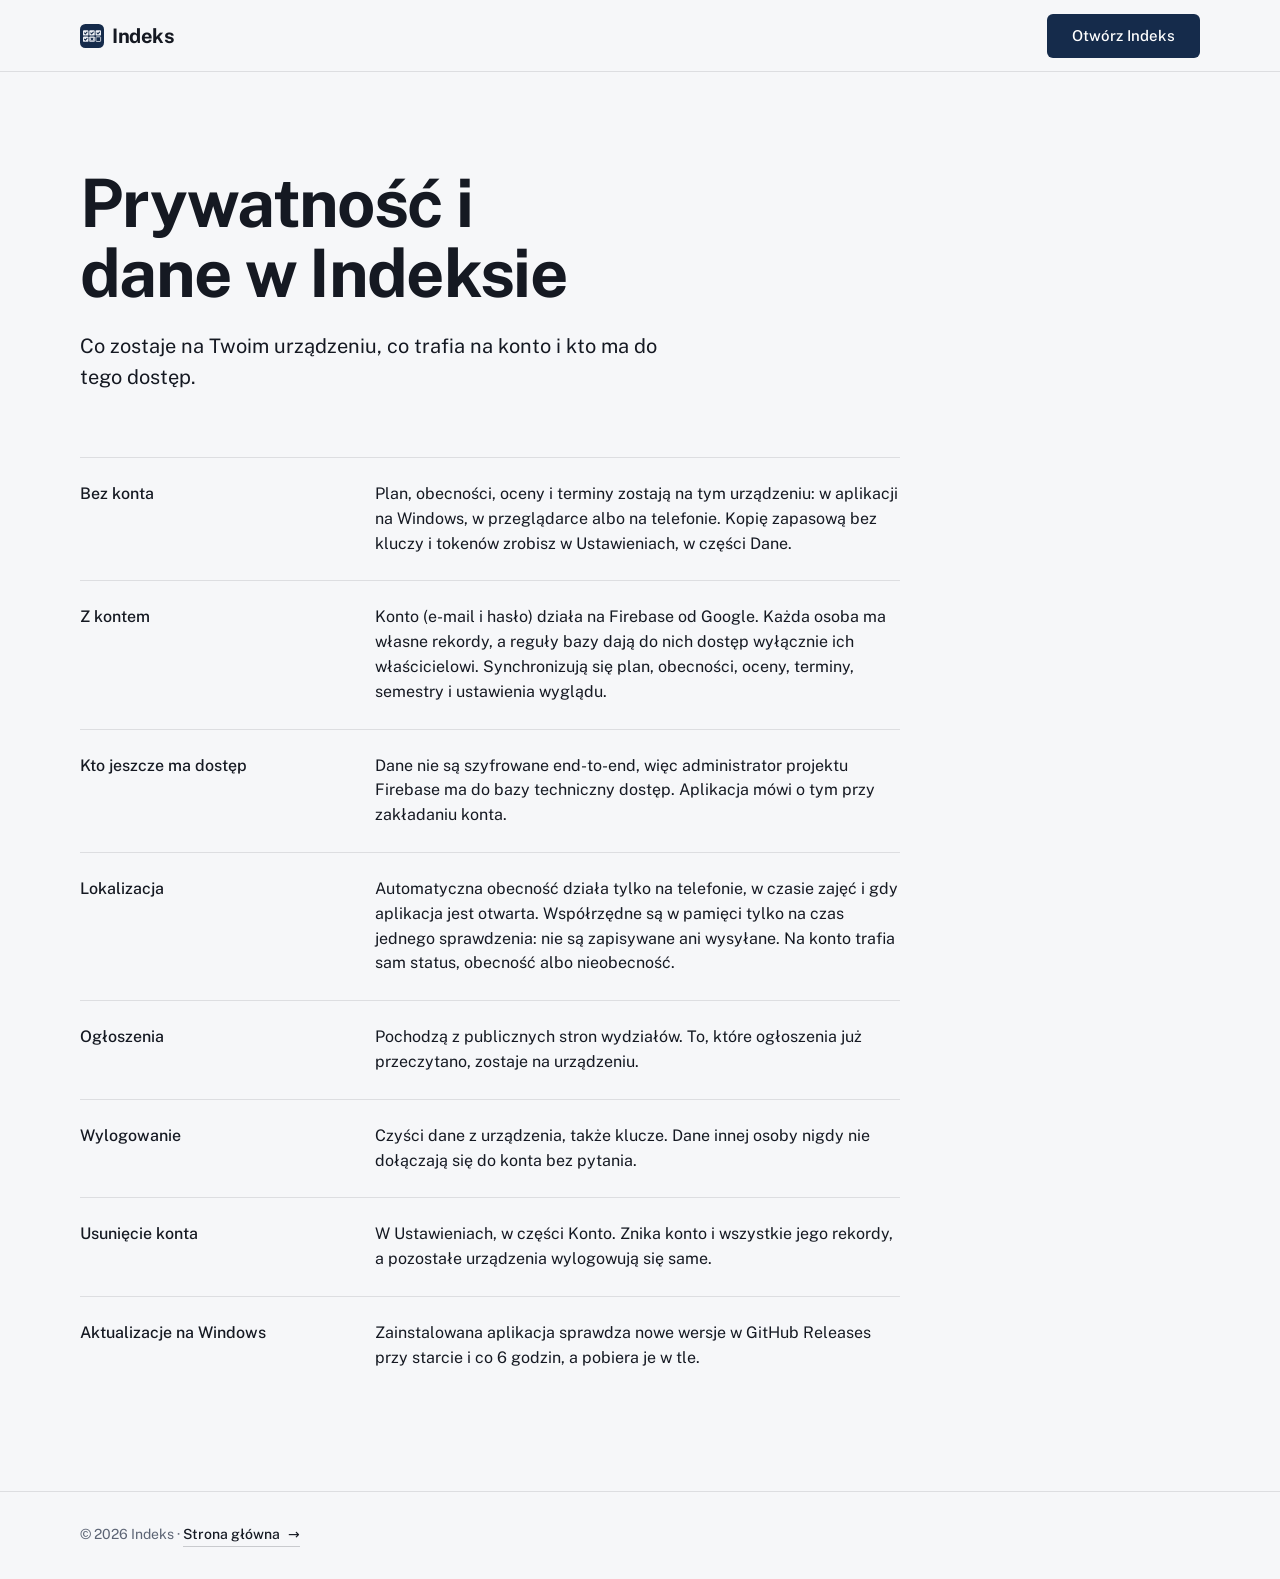
<file: strona/prywatnosc.html>
<!doctype html>
<html lang="pl" data-type="software" data-radius="sharp" data-buttons="tonal">
<head>
<meta charset="utf-8">
<meta name="viewport" content="width=device-width, initial-scale=1, viewport-fit=cover">
<title>Indeks: prywatność i dane</title>
<meta name="description" content="Gdzie Indeks zapisuje plan, obecności i oceny, co trafia na konto, a co zostaje w telefonie lub na komputerze.">
<link rel="icon" href="favicon.svg" type="image/svg+xml">
<link rel="canonical" href="https://bobotoziomal.github.io/indeks/strona/prywatnosc.html">
<meta name="theme-color" content="#f6f7f9">
<meta name="site-kind" content="software">
<meta name="page-type" content="software">
<link rel="preload" href="fonts/public-sans-latin-wght-normal.woff2" as="font" type="font/woff2" crossorigin>
<link rel="stylesheet" href="assets/system.css">
<link rel="stylesheet" href="assets/motion/motion.css">
<style>
/* the same face and palette as index.html: Public Sans from fonts/, the dashes from a declaration of their own */
@font-face { font-family: "Public Sans Variable"; font-style: normal; font-display: swap; font-weight: 100 900;
  src: url("fonts/public-sans-latin-ext-wght-normal.woff2") format("woff2-variations");
  unicode-range: U+0100-02BA, U+02BD-02C5, U+02C7-02CC, U+02CE-02D7, U+02DD-02FF, U+0304, U+0308, U+0329, U+1D00-1DBF, U+1E00-1E9F, U+1EF2-1EFF, U+2020, U+20A0-20AB, U+20AD-20C0, U+2113, U+2C60-2C7F, U+A720-A7FF; }
@font-face { font-family: "Public Sans Variable"; font-style: normal; font-display: swap; font-weight: 100 900;
  src: url("fonts/public-sans-latin-wght-normal.woff2") format("woff2-variations");
  unicode-range: U+0000-00FF, U+0131, U+0152-0153, U+02BB-02BC, U+02C6, U+02DA, U+02DC, U+0304, U+0308, U+0329, U+2000-206F, U+20AC, U+2122, U+2191, U+2193, U+2212, U+2215, U+FEFF, U+FFFD; }
@font-face { font-family: "Public Sans Dash"; font-style: normal; font-display: swap; font-weight: 100 900;
  src: url("fonts/public-sans-latin-wght-normal.woff2") format("woff2-variations");
  unicode-range: U+2013-2014; }
:root {
  --p-bg: #f6f7f9; --p-surface: #e9eaed; --p-ink: #151922; --p-muted: #5c6474;
  --p-accent: #152b4b; --p-accent-ink: #ffffff; --p-action: #152b4b; --p-action-ink: #ffffff;
  --p-inv-bg: #152b4b; --p-inv-surface: #22385a; --p-inv-ink: #eef1f7; --p-inv-muted: #b4bdcb;
  --p-inv-accent: #eef1f7; --p-inv-accent-ink: #152b4b; --p-inv-action: #eef1f7; --p-inv-action-ink: #152b4b;
  --font-display: "Public Sans Dash", "Public Sans Variable", "Segoe UI", system-ui, sans-serif;
  --font-text: "Public Sans Dash", "Public Sans Variable", "Segoe UI", system-ui, sans-serif;
  --font-mono: "Public Sans Dash", "Public Sans Variable", "Segoe UI", system-ui, sans-serif;
  --display-weight: 700;
  --display-tracking: -0.025em;
  --display-stretch: 100%;
}
html[data-radius="sharp"] { --r-sm: 6px; --r-md: 6px; --r-lg: 10px; --r-btn: 6px; }
.nav__logo { font-weight: 700; font-size: 20px; }
/* a text page: one column of facts under the fixed header */
.doc { padding: calc(var(--nav) + var(--s-9)) 0 var(--s-9); }
.doc h1 { max-width: 16ch; }
.doc .lede { margin-top: var(--s-5); font-size: var(--t-lead); max-width: 56ch; }
.doc dl { margin: var(--s-8) 0 0; display: grid; max-width: 820px; }
.doc dl > div { display: grid; grid-template-columns: minmax(0, 1fr) minmax(0, 2fr); gap: var(--s-2) var(--s-6); padding: var(--s-5) 0; border-top: 1px solid var(--line); }
.doc dt { font-weight: 500; }
.doc dd { margin: 0; max-width: 60ch; }
@media (max-width: 639px) { .doc dl > div { grid-template-columns: minmax(0, 1fr); } }
.doc-foot { padding: var(--s-6) 0; border-top: 1px solid var(--line); font-size: var(--t-small); color: var(--muted); }
</style>
</head>
<body>
<header class="nav">
  <div class="wrap nav__bar">
    <a class="skip-link" href="#tresc">Przejdź do treści</a>
    <a class="nav__logo" href="index.html"><img src="favicon.svg" alt="" width="28" height="28">Indeks</a>
    <div class="nav__actions" style="margin-left: auto">
      <a class="btn btn--primary" href="https://bobotoziomal.github.io/indeks/">Otwórz Indeks</a>
    </div>
  </div>
</header>

<main id="tresc" class="doc">
  <article class="wrap">
    <h1>Prywatność i dane w Indeksie</h1>
    <p class="lede">Co zostaje na Twoim urządzeniu, co trafia na konto i kto ma do tego dostęp.</p>
    <dl>
      <div><dt>Bez konta</dt><dd>Plan, obecności, oceny i terminy zostają na tym urządzeniu: w aplikacji na Windows, w przeglądarce albo na telefonie. Kopię zapasową bez kluczy i tokenów zrobisz w Ustawieniach, w części Dane.</dd></div>
      <div><dt>Z kontem</dt><dd>Konto (e-mail i hasło) działa na Firebase od Google. Każda osoba ma własne rekordy, a reguły bazy dają do nich dostęp wyłącznie ich właścicielowi. Synchronizują się plan, obecności, oceny, terminy, semestry i ustawienia wyglądu.</dd></div>
      <div><dt>Kto jeszcze ma dostęp</dt><dd>Dane nie są szyfrowane end-to-end, więc administrator projektu Firebase ma do bazy techniczny dostęp. Aplikacja mówi o tym przy zakładaniu konta.</dd></div>
      <div><dt>Lokalizacja</dt><dd>Automatyczna obecność działa tylko na telefonie, w czasie zajęć i gdy aplikacja jest otwarta. Współrzędne są w pamięci tylko na czas jednego sprawdzenia: nie są zapisywane ani wysyłane. Na konto trafia sam status, obecność albo nieobecność.</dd></div>
      <div><dt>Ogłoszenia</dt><dd>Pochodzą z publicznych stron wydziałów. To, które ogłoszenia już przeczytano, zostaje na urządzeniu.</dd></div>
      <div><dt>Wylogowanie</dt><dd>Czyści dane z urządzenia, także klucze. Dane innej osoby nigdy nie dołączają się do konta bez pytania.</dd></div>
      <div><dt>Usunięcie konta</dt><dd>W Ustawieniach, w części Konto. Znika konto i wszystkie jego rekordy, a pozostałe urządzenia wylogowują się same.</dd></div>
      <div><dt>Aktualizacje na Windows</dt><dd>Zainstalowana aplikacja sprawdza nowe wersje w GitHub Releases przy starcie i co 6 godzin, a pobiera je w tle.</dd></div>
    </dl>
  </article>
</main>

<footer class="doc-foot">
  <div class="wrap">© 2026 Indeks · <a class="link" href="index.html">Strona główna</a></div>
</footer>
<script type="module" src="assets/system.js"></script>
<script type="module" src="assets/motion/motion.js"></script>
</body>
</html>
</file>
<file: assets/index-D9epbIdn.css>
@font-face{font-family:Public Sans Variable;font-style:normal;font-display:swap;font-weight:100 900;src:url(./public-sans-vietnamese-wght-normal-CtlIRbEm.woff2)format("woff2-variations");unicode-range:U+102-103,U+110-111,U+128-129,U+168-169,U+1A0-1A1,U+1AF-1B0,U+300-301,U+303-304,U+308-309,U+323,U+329,U+1EA0-1EF9,U+20AB}@font-face{font-family:Public Sans Variable;font-style:normal;font-display:swap;font-weight:100 900;src:url(./public-sans-latin-ext-wght-normal-MQgHevqp.woff2)format("woff2-variations");unicode-range:U+100-2BA,U+2BD-2C5,U+2C7-2CC,U+2CE-2D7,U+2DD-2FF,U+304,U+308,U+329,U+1D00-1DBF,U+1E00-1E9F,U+1EF2-1EFF,U+2020,U+20A0-20AB,U+20AD-20C0,U+2113,U+2C60-2C7F,U+A720-A7FF}@font-face{font-family:Public Sans Variable;font-style:normal;font-display:swap;font-weight:100 900;src:url(./public-sans-latin-wght-normal-DdeTHZLK.woff2)format("woff2-variations");unicode-range:U+??,U+131,U+152-153,U+2BB-2BC,U+2C6,U+2DA,U+2DC,U+304,U+308,U+329,U+2000-206F,U+20AC,U+2122,U+2191,U+2193,U+2212,U+2215,U+FEFF,U+FFFD}@font-face{font-family:Public Sans Dash;font-style:normal;font-display:swap;font-weight:100 900;src:url(./public-sans-latin-wght-normal-DdeTHZLK.woff2)format("woff2-variations");unicode-range:U+2013-2014}:root{--accent:#152b4b;--accent-ink:#fff;--paper:#f6f7f9;--sheet:#fff;--ink:#151922;--ink-2:#444b5a;--ink-3:#636b7c;--rule:#dfe3ea;--rule-strong:#c3c9d4;--hatch:#a9afba;--tone:#1519220e;--tone-hover:#1519221a;--cover:var(--accent);--cover-ink:#eef1f7;--cover-ink-2:color-mix(in oklab, #eef1f7 72%, var(--cover));--cover-rule:color-mix(in oklab, #eef1f7 18%, var(--cover));--action:var(--accent);--action-ink:var(--accent-ink);--action-hover:color-mix(in oklab, var(--accent) 86%, white);--selection:color-mix(in oklab, var(--accent) 16%, transparent);--danger:#b42318;--danger-tint:#fdecea;--course-l:.6;--course-c:.13;--course-tint-l:.962;--course-tint-c:.02;--bg:var(--paper);--bg-elev:var(--sheet);--surface:var(--sheet);--surface-2:color-mix(in oklab, var(--ink) 4%, var(--sheet));--surface-3:color-mix(in oklab, var(--ink) 10%, var(--sheet));--surface-solid:var(--sheet);--border:var(--rule);--border-strong:var(--rule-strong);--text:var(--ink);--text-2:var(--ink-2);--text-3:var(--ink-3);--success:var(--ink);--warn:var(--ink);--info:var(--ink-2);--accent-soft:color-mix(in oklab, var(--accent) 10%, transparent);--accent-text:var(--accent);--on-block:var(--ink);--overlay:#0e121a6b;--r-xs:4px;--r-sm:6px;--r-md:10px;--r-pill:999px;--r-lg:var(--r-md);--radius-lg:var(--r-md);--radius:var(--r-sm);--radius-sm:var(--r-sm);--ease:cubic-bezier(.2, .8, .2, 1);--ease-enter:cubic-bezier(.22, 1, .36, 1);--page-max:1280px;--gutter:clamp(16px, 3vw, 36px);--font:"Public Sans Dash", "Public Sans Variable", "Segoe UI", system-ui, -apple-system, sans-serif;--font-display:var(--font);--t-hero:clamp(28px, 2.8vw, 40px);--t-hero-long:clamp(24px, 2.2vw, 32px);--t-display:clamp(34px, 3.4vw, 48px);--t-page:32px;--t-figure:30px;--t-xl:24px;--t-section:20px;--t-lead:18px;--t-name:16px;--t-body:15px;--t-md:14px;--t-sm:13.5px;--t-meta:var(--t-sm);--t-xs:12.5px;--t-2xs:11.5px;--shadow-pop:0 18px 48px -18px #0e121a61;--lightningcss-light:initial;--lightningcss-dark: ;color-scheme:light}:root[data-theme=dark]{--paper:#121519;--sheet:#191d23;--ink:#eef1f6;--ink-2:#b7beca;--ink-3:#8f97a6;--rule:#2b313b;--rule-strong:#3d4552;--hatch:#4d5563;--tone:#eef1f612;--tone-hover:#eef1f61f;--cover:color-mix(in oklab, var(--accent) 78%, #05070a);--cover-ink:#e8ecf3;--cover-ink-2:color-mix(in oklab, #e8ecf3 70%, var(--cover));--cover-rule:color-mix(in oklab, #e8ecf3 14%, var(--cover));--action:color-mix(in oklab, var(--accent) 22%, #e3e8f1);--action-ink:color-mix(in oklab, var(--accent) 90%, black);--action-hover:color-mix(in oklab, var(--accent) 10%, #f1f4f9);--selection:#9fb3d94d;--danger:#ff8f87;--danger-tint:#ff8f8721;--course-l:.74;--course-c:.11;--course-tint-l:.3;--course-tint-c:.045;--accent-soft:#9fb3d929;--accent-text:#a9bde3;--overlay:#040609a8;--shadow-pop:0 24px 60px -20px #000000b3;--lightningcss-light: ;--lightningcss-dark:initial;color-scheme:dark}*{box-sizing:border-box}html,body,#root{height:100%;margin:0}body{font-family:var(--font);font-size:var(--t-body);font-variant-numeric:tabular-nums;color:var(--text);background:var(--bg);-webkit-font-smoothing:antialiased;font-optical-sizing:auto;line-height:1.5}h1,h2,h3{text-wrap:balance;font-weight:700}p{text-wrap:pretty}button,input,select,textarea{font:inherit;color:inherit}button{cursor:pointer}:focus-visible{outline:2px solid var(--action);outline-offset:2px}.topbar :focus-visible,.tabbar :focus-visible{outline-color:var(--cover-ink)}::selection{background:var(--selection)}::placeholder{color:var(--ink-3);opacity:1}.course-dot{background:oklch(var(--course-l) var(--course-c) var(--ch,250))}.course-tint{background:oklch(var(--course-tint-l) var(--course-tint-c) var(--ch,250))}::-webkit-scrollbar{width:10px;height:10px}::-webkit-scrollbar-thumb{background:var(--surface-3);border-radius:var(--r-pill);background-clip:padding-box;border:2px solid #0000}::-webkit-scrollbar-track{background:0 0}.display{font-family:var(--font);letter-spacing:-.02em;font-weight:700}.app{grid-template-rows:auto minmax(0,1fr);height:100%;display:grid;position:relative}.drag-region{-webkit-app-region:drag;z-index:5;height:40px;display:none;position:fixed;top:0;left:0;right:0}.is-desktop button,.is-desktop input,.is-desktop select,.is-desktop a,.is-desktop textarea{-webkit-app-region:no-drag}.topbar{min-height:64px;padding-inline:max(var(--gutter), calc((100% - var(--page-max)) / 2 + var(--gutter)));background:var(--cover);color:var(--cover-ink);z-index:6;flex-wrap:wrap;align-items:center;gap:0 32px;display:flex;position:relative}.is-desktop .topbar{-webkit-app-region:drag;padding-right:max(156px, calc((100% - var(--page-max)) / 2 + var(--gutter)))}.is-desktop.is-mac .topbar{padding-left:max(84px, calc((100% - var(--page-max)) / 2 + var(--gutter)));padding-right:max(var(--gutter), calc((100% - var(--page-max)) / 2 + var(--gutter)))}.brand{color:inherit;align-items:center;gap:10px;text-decoration:none;display:flex}.logo{--logo-ground:var(--accent);--logo-paper:var(--cover-ink);flex:none;display:block}.topbar .logo{--logo-ground:var(--cover)}.brand-name{font-family:var(--font);font-size:var(--t-section);letter-spacing:-.02em;font-weight:700}.topnav{flex-wrap:wrap;flex:auto;align-self:stretch;gap:0 24px;min-width:0;display:flex}.nav-item{min-height:64px;color:var(--cover-ink-2);font-size:var(--t-body);white-space:nowrap;transition:color .15s var(--ease);background:0 0;border:0;align-items:center;gap:8px;padding:0;font-weight:500;display:inline-flex;position:relative}.nav-item:before{content:"";transform-origin:100%;height:1px;transition:transform .12s var(--ease);background:currentColor;position:absolute;bottom:19px;left:0;right:0;transform:scaleX(0)}.nav-item:after{content:"";background:var(--cover-ink);opacity:0;height:2px;position:absolute;bottom:0;left:0;right:0}.nav-item:hover{color:var(--cover-ink)}@media (hover:hover) and (pointer:fine){.nav-item:not(.active):hover:before{transform-origin:0;transition-duration:.15s;transform:scaleX(1)}}.nav-item.active{color:var(--cover-ink)}.nav-item.active:after{opacity:1}.nav-item .count{border-radius:var(--r-pill);min-width:20px;font-size:var(--t-xs);text-align:center;background:var(--cover-ink);color:var(--cover);padding:0 6px;font-weight:600;line-height:20px}.topbar-end{align-items:center;gap:8px;min-width:0;display:flex}.sync-pill{border-radius:var(--r-sm);background:var(--tone);min-width:0;max-width:260px;min-height:40px;font-size:var(--t-xs);color:var(--text-2);text-align:left;transition:background-color .15s var(--ease), transform .15s var(--ease);border:0;align-items:center;gap:10px;padding:4px 16px;line-height:1.3;display:flex}.sync-pill:hover{background:var(--tone-hover)}.sync-pill strong{color:var(--text);font-weight:600;font-size:var(--t-sm);display:block}.topbar .sync-pill{background:color-mix(in oklab, var(--cover-ink) 10%, transparent);color:var(--cover-ink-2)}.topbar .sync-pill:hover{background:color-mix(in oklab, var(--cover-ink) 17%, transparent)}.topbar .sync-pill strong{color:var(--cover-ink)}.dot{background:var(--text-3);border-radius:50%;flex:none;width:8px;height:8px}.dot.on{background:var(--success)}.dot.demo{background:var(--warn)}.main{min-height:0;position:relative;overflow:hidden auto}.page{max-width:var(--page-max);padding:36px var(--gutter) 64px;margin:0 auto;animation:.15s page-in}@keyframes page-in{0%{opacity:0}}.page-header{flex-wrap:wrap;justify-content:space-between;align-items:flex-end;gap:16px 24px;margin-bottom:32px;display:flex}.page-header h1{font-family:var(--font);font-size:var(--t-page);letter-spacing:-.02em;margin:0;font-weight:700;line-height:1.15}.page-header p{max-width:62ch;font-size:var(--t-name);color:var(--text-2);margin:8px 0 0}.header-actions{flex-wrap:wrap;align-items:center;gap:8px;display:flex}.tabbar{display:none}.update-pill,.topbar .update-pill{background:var(--action);color:var(--action-ink)}.topbar .update-pill{background:var(--cover-ink);color:var(--cover)}.update-pill:hover{background:color-mix(in oklab, var(--accent) 86%, var(--text))}.update-pill strong{color:var(--accent-ink)}.update-pill>svg{flex-shrink:0}.update-banner{display:none}.install-hint{margin:16px var(--gutter) 0;border-radius:var(--r-md);font-size:var(--t-md);color:var(--text-2);background:var(--surface);border:1px solid var(--border);align-items:flex-start;gap:12px;padding:12px 12px 12px 16px;display:flex}.install-hint>svg{color:var(--text);flex-shrink:0;margin-top:2px}.install-hint strong{color:var(--text)}button,a,.clickable{-webkit-tap-highlight-color:transparent;touch-action:manipulation}.card{background:var(--surface);border:1px solid var(--border);border-radius:var(--r-md);min-width:0;padding:24px}.card-head{justify-content:space-between;align-items:center;gap:12px;margin-bottom:16px;display:flex}.card-title{font-size:var(--t-name);letter-spacing:-.005em;align-items:center;gap:10px;margin:0;font-weight:600;display:flex}.card-title svg{color:var(--text-3)}.card-sub{color:var(--text-3);font-size:var(--t-sm)}.grid{gap:16px;display:grid}.cols-2{grid-template-columns:repeat(2,minmax(0,1fr))}.cols-3{grid-template-columns:repeat(3,minmax(0,1fr))}.cols-4{grid-template-columns:repeat(4,minmax(0,1fr))}.span-2{grid-column:span 2}.stack{flex-direction:column;gap:12px;display:flex}.row{align-items:center;gap:12px;display:flex}.row.wrap{flex-wrap:wrap}.spacer{flex:1}.muted{color:var(--text-2)}.faint{color:var(--text-3)}.small{font-size:var(--t-sm)}.tiny{font-size:var(--t-xs)}.strong{font-weight:600}.nowrap{white-space:nowrap}.ellipsis{text-overflow:ellipsis;white-space:nowrap;overflow:hidden}.sr-only{clip:rect(0, 0, 0, 0);white-space:nowrap;border:0;width:1px;height:1px;margin:-1px;padding:0;position:absolute;overflow:hidden}.clamp-2{-webkit-line-clamp:2;line-clamp:2;overflow-wrap:anywhere;-webkit-box-orient:vertical;display:-webkit-box;overflow:hidden}.modal-section{border-top:1px solid var(--rule);padding-top:16px}.figures.grades-figures{margin-bottom:32px}.chip.grade-pick{flex:1;justify-content:center;height:30px;padding:0}.btn.sm.mark-day{height:24px;font-size:var(--t-2xs);margin-top:4px}.mono{font-variant-numeric:tabular-nums}.btn{border-radius:var(--r-sm);background:var(--tone);height:40px;color:var(--text);font-weight:600;font-size:var(--t-md);white-space:nowrap;transition:background-color .15s var(--ease), color .15s var(--ease), border-color .15s var(--ease), filter 90ms var(--ease), opacity .15s var(--ease);border:1px solid #0000;justify-content:center;align-items:center;gap:8px;padding:0 18px;display:inline-flex}.btn:hover{background:var(--tone-hover)}.btn:not(:disabled):active{filter:brightness(.94)}.btn:disabled{opacity:.5;cursor:not-allowed}.btn.primary{background:var(--action);color:var(--action-ink)}.btn.primary:hover{background:var(--action-hover)}.btn.ghost{color:var(--text-2);background:0 0}.btn.ghost:hover{background:var(--tone);color:var(--text)}.btn.danger{color:var(--danger);background:color-mix(in oklab, var(--danger) 10%, transparent)}.btn.danger:hover{background:color-mix(in oklab, var(--danger) 16%, transparent)}.btn.sm{height:34px;font-size:var(--t-sm);padding:0 14px}.btn.icon{width:40px;padding:0}.btn.sm.icon{width:34px}.link-btn{min-height:34px;color:var(--text-2);font-size:var(--t-md);text-underline-offset:4px;text-decoration:underline;text-decoration-thickness:1px;-webkit-text-decoration-color:var(--border-strong);text-decoration-color:var(--border-strong);transition:color .15s var(--ease), text-decoration-color .15s var(--ease);background:0 0;border:0;align-items:center;padding:0;font-weight:500;display:inline-flex}.link-btn:hover{color:var(--text);text-decoration-color:currentColor}.chip{border-radius:var(--r-sm);border:1px solid var(--border-strong);height:34px;color:var(--text-2);font-size:var(--t-sm);white-space:nowrap;transition:color .15s var(--ease), border-color .15s var(--ease), background-color .15s var(--ease);background:0 0;align-items:center;gap:6px;padding:0 14px;font-weight:500;display:inline-flex}.chip:hover{color:var(--text);border-color:var(--text-3)}.chip.active{color:var(--bg);background:var(--text);border-color:var(--text)}.badge{border-radius:var(--r-xs);font-size:var(--t-xs);background:var(--tone);color:var(--text-2);white-space:nowrap;align-items:center;gap:5px;padding:2px 8px;font-weight:600;display:inline-flex}.badge.success,.badge.warn,.badge.info,.badge.accent{color:var(--ink);background:var(--tone)}.badge.solid{color:var(--paper);background:var(--ink)}.badge.danger{color:var(--danger);background:var(--danger-tint)}.budget{font-size:var(--t-sm);color:var(--ink-2);white-space:nowrap;font-weight:500}.budget.last{color:var(--ink);font-weight:700}.budget.free{color:var(--ink-3)}.stamp{border:1.5px solid var(--danger);border-radius:var(--r-xs);color:var(--danger);font-size:var(--t-xs);white-space:nowrap;padding:3px 7px;font-weight:700;display:inline-block}.error-box{border-radius:var(--r-sm);color:var(--text);background:color-mix(in oklab, var(--danger) 10%, transparent);align-items:flex-start;gap:10px;padding:12px 14px;display:flex}.error-box>svg{color:var(--danger)}.ical-box{border-top:1px solid var(--border);gap:12px;padding-top:16px}.ical-row{border-radius:var(--r-sm);background:var(--surface-2);align-items:center;gap:12px;padding:12px 14px;display:flex}@media (width<=560px){.ical-row{flex-direction:column;align-items:stretch}.cols-4>.card{padding:16px}}.input,.select,.textarea{border-radius:var(--r-sm);border:1px solid var(--border-strong);background:var(--surface);width:100%;height:44px;transition:border-color .14s var(--ease), box-shadow .14s var(--ease);outline:none;padding:0 14px}.textarea{resize:vertical;height:auto;min-height:110px;padding:11px 14px;line-height:1.5}.select{appearance:none;background-image:linear-gradient(45deg, transparent 50%, var(--text-3) 50%), linear-gradient(135deg, var(--text-3) 50%, transparent 50%);background-position:calc(100% - 18px) 19px,calc(100% - 13px) 19px;background-repeat:no-repeat;background-size:5px 5px;padding-right:34px}.select option{background:var(--surface-solid)}.input:focus,.select:focus,.textarea:focus{border-color:var(--text);box-shadow:0 0 0 3px var(--tone-hover)}.field{flex-direction:column;gap:6px;min-width:0;display:flex}.field>span{font-size:var(--t-sm);color:var(--text-2);font-weight:500}.field .hint{font-size:var(--t-xs);color:var(--text-3)}.segmented{border-radius:var(--r-sm);background:var(--tone);align-self:flex-start;gap:2px;padding:3px;display:inline-flex}.segmented button{min-height:34px;color:var(--text-2);border-radius:var(--r-xs);font-size:var(--t-sm);white-space:nowrap;transition:color .15s var(--ease), background-color .15s var(--ease);background:0 0;border:0;padding:0 14px;font-weight:500}.segmented button:hover{color:var(--text)}.segmented button.active{background:var(--sheet);color:var(--ink);box-shadow:0 0 0 1px var(--rule-strong);font-weight:600}.progress{border-radius:var(--r-pill);background:var(--surface-3);height:6px;overflow:hidden}.progress>div{border-radius:inherit;transform-origin:0;width:100%;height:100%;transition:transform .16s var(--ease)}.divider{background:var(--border);height:1px;margin:16px 0}.empty{text-align:center;color:var(--text-3);flex-direction:column;align-items:center;gap:8px;padding:32px 16px;display:flex}.empty svg{color:var(--text-3)}.empty strong{color:var(--text);font-weight:600}.course-dot{border-radius:25%;flex:none;width:10px;height:10px}.list-item{border-radius:var(--r-sm);transition:background-color .15s var(--ease);align-items:center;gap:12px;min-width:0;padding:12px;display:flex}.list-item:hover{background:var(--tone)}.list-item.clickable{cursor:pointer}.announcement{color:inherit;align-items:flex-start;text-decoration:none}.announcement-icon{--k:var(--text-3);flex:none}.announcement-icon.important{--k:var(--accent-text)}.announcement-title,.announcement-excerpt{font-variant-numeric:proportional-nums;max-width:75ch}.announcement-title{-webkit-line-clamp:3;line-clamp:3;overflow-wrap:anywhere;-webkit-box-orient:vertical;display:-webkit-box;overflow:hidden}.announcement-excerpt{-webkit-line-clamp:2;line-clamp:2;-webkit-box-orient:vertical;margin-top:3px;display:-webkit-box;overflow:hidden}.announcement .badge{flex:none}.announcement-link{opacity:0;transition:opacity .15s var(--ease);flex:none;margin-top:3px}.announcement:hover .announcement-link{opacity:1}.checkbox{border-radius:var(--r-xs);border:1.5px solid var(--border-strong);width:22px;height:22px;color:var(--bg);transition:background-color .15s var(--ease), border-color .15s var(--ease);background:0 0;flex:none;place-items:center;padding:0;display:grid}.checkbox.on{background:var(--text);border-color:var(--text)}.stat-value{font-family:var(--font);font-size:var(--t-figure);letter-spacing:-.02em;font-variant-numeric:tabular-nums;font-weight:700;line-height:1.15}.stat-label{color:var(--text-3);font-size:var(--t-meta);font-weight:500}.accent-text{color:var(--accent-text)}.sim-value{font-family:var(--font);font-size:var(--t-xl);letter-spacing:-.02em;font-variant-numeric:tabular-nums;font-weight:700;line-height:1.2}.day-block{width:100%;min-height:var(--h,56px);border-radius:var(--r-sm);color:var(--ink);background:oklch(var(--course-tint-l) var(--course-tint-c) var(--ch,250));box-shadow:inset 4px 0 0 oklch(var(--course-l) var(--course-c) var(--ch,250));text-align:left;transition:box-shadow .15s var(--ease);border:0;justify-content:space-between;align-items:center;gap:4px 16px;padding:10px 14px 10px 18px;display:flex}.day-block:hover{box-shadow:inset 4px 0 0 oklch(var(--course-l) var(--course-c) var(--ch,250)), inset 0 0 0 1px var(--rule-strong)}.day-block:active{filter:brightness(.97)}.day-block.done,.day-block.cancelled,.day-block.absent{color:var(--ink-2);box-shadow:inset 4px 0 0 var(--hatch), inset 0 0 0 1px var(--rule);background:0 0}.day-block.done .db-meta,.day-block.cancelled .db-meta,.day-block.absent .db-meta{color:var(--ink-3)}.day-block.cancelled{text-decoration:line-through}.day-block.estimated{outline:1.5px dashed var(--ink-3);outline-offset:-1.5px}.db-main{flex-direction:column;flex:auto;gap:2px;min-width:0;display:flex}.db-name{font-size:var(--t-name);overflow-wrap:break-word;font-weight:600;line-height:1.25}.db-meta{font-size:var(--t-sm);color:var(--ink-2);line-height:1.3}.db-side{text-align:right;flex-direction:column;flex:0 auto;align-items:flex-end;gap:4px;min-width:0;max-width:50%;display:flex}.db-side .budget,.db-side .db-chip{white-space:normal;text-wrap:balance}.db-room{font-size:var(--t-name);white-space:nowrap;font-weight:700;line-height:1.2}.db-chip{color:var(--ink);font-size:var(--t-xs);white-space:nowrap;font-weight:700}.db-side .budget,.db-side .stamp{font-size:var(--t-xs)}.day-list,.day-item{flex-direction:column;gap:6px;display:flex}.day-row{grid-template-columns:48px minmax(0,1fr);gap:12px;display:grid}.day-time{font-size:var(--t-sm);color:var(--ink-3);font-variant-numeric:tabular-nums;padding-top:10px}.day-time strong{font-size:var(--t-body);color:var(--ink);font-weight:600;display:block}.day-row .db-when{display:none}.gap-block{border:1px dashed var(--hatch);border-radius:var(--r-sm);min-height:34px;font-size:var(--t-sm);color:var(--ink-2);align-items:center;padding:0 14px;display:flex}.dash-hero{flex-wrap:wrap;justify-content:space-between;align-items:flex-end;gap:16px 24px;margin-bottom:32px;display:flex}.dash-hero-text{flex:480px;min-width:0}.dash-hello{font-size:var(--t-md);color:var(--ink-3);margin:0 0 6px;font-weight:500}.hero-title{max-width:28ch;font-family:var(--font);font-size:var(--t-hero);letter-spacing:-.025em;text-wrap:balance;font-variant-numeric:tabular-nums;margin:0;font-weight:700;line-height:1.12}.hero-title.long{font-size:var(--t-hero-long)}.dash{grid-template-columns:minmax(0,5fr) minmax(0,7fr);align-items:start;gap:40px 56px;display:grid}.dash-main,.dash-side{flex-direction:column;gap:36px;min-width:0;display:flex}.dash-pair{grid-template-columns:repeat(2,minmax(0,1fr));gap:36px 40px;display:grid}.dash-stack{flex-direction:column;gap:32px;display:flex}.dash-section{min-width:0}.section-head{flex-wrap:wrap;justify-content:space-between;align-items:baseline;gap:4px 12px;margin-bottom:10px;display:flex}.dash-section>.section-title{margin-bottom:10px}.section-title{font-family:var(--font);font-size:var(--t-section);letter-spacing:-.01em;margin:0;font-weight:700;line-height:1.25}.section-note{font-size:var(--t-md);color:var(--ink-2);margin:0 0 8px}.section-link{min-height:34px;font-size:var(--t-md);color:var(--ink-2);text-underline-offset:4px;text-decoration:underline;text-decoration-thickness:1px;-webkit-text-decoration-color:var(--rule-strong);text-decoration-color:var(--rule-strong);transition:color .15s var(--ease), text-decoration-color .15s var(--ease);background:0 0;border:0;padding:0;font-weight:500}.section-link:hover{color:var(--ink);text-decoration-color:currentColor}.section-links{gap:16px;display:flex}.only-phone{display:none}.unmarked-row{border-top:1px solid var(--rule);align-items:center;gap:8px 12px;padding:10px 0;display:flex}.unmarked-row .status-btn{justify-content:center;width:36px;height:36px;padding:0;font-size:0}.unmarked-row .status-btn svg{width:18px;height:18px}.unmarked-text{flex:1;min-width:0}.timeline{grid-template-rows:auto var(--tl-h,196px);gap:6px;display:grid}.tl-day{font-size:var(--t-sm);color:var(--ink-3);white-space:nowrap;font-variant-numeric:tabular-nums;font-weight:500;overflow:hidden}.tl-day.today{color:var(--ink);font-weight:700}.tl-hours{position:relative}.tl-hours span{font-size:var(--t-2xs);color:var(--ink-3);font-variant-numeric:tabular-nums;line-height:1;position:absolute;right:2px;transform:translateY(-50%)}.tl-col{border-radius:var(--r-sm);background:var(--sheet);box-shadow:inset 0 0 0 1px var(--rule);position:relative}.tl-col.today{box-shadow:inset 0 0 0 1.5px var(--ink)}.tl-col.off{background:repeating-linear-gradient(-45deg, transparent 0 6px, var(--tone) 6px 8px)}.tl-rule{border-top:1px solid var(--rule);position:absolute;left:1px;right:1px}.tl-block{border-radius:var(--r-xs);color:var(--ink);background:oklch(var(--course-tint-l) var(--course-tint-c) var(--ch,250));box-shadow:inset 3px 0 0 oklch(var(--course-l) var(--course-c) var(--ch,250));font-size:var(--t-xs);white-space:nowrap;align-items:flex-start;padding:3px 3px 0 8px;font-weight:600;line-height:1.15;display:flex;position:absolute;left:3px;right:3px;overflow:hidden}.tl-off{font-size:var(--t-xs);color:var(--ink-3);place-items:center;display:grid;position:absolute;inset:0}.week-note{font-size:var(--t-md);color:var(--ink-2);margin:10px 0 0}.plain-list{margin:0;padding:0;list-style:none}.term-row{border-top:1px solid var(--rule);grid-template-columns:72px minmax(0,1fr);gap:12px;padding:10px 0;display:grid}.term-date{font-size:var(--t-body);font-variant-numeric:tabular-nums;font-weight:600;line-height:1.35}.term-date.soon{font-weight:800}.limit-row{border-top:1px solid var(--rule);grid-template-columns:auto minmax(0,1fr) auto;align-items:start;gap:6px 12px;padding:10px 0;display:grid}.limit-name{flex-direction:column;min-width:0;line-height:1.3;display:flex}.limit-row .course-dot{margin-top:5px}.limit-row>.sheet{grid-column:2/-1;gap:2px}.limit-row .sheet-cell{width:14px;height:14px}.limit-row .sheet-cell svg{width:9px;height:9px}.limit-kind{font-size:var(--t-sm);color:var(--ink-3)}.limit-count{font-size:var(--t-sm);color:var(--ink-3);white-space:nowrap;align-items:baseline;gap:4px;display:flex}.limit-count b{font-size:var(--t-xl);color:var(--ink);font-weight:700;line-height:1}.dash-numbers{border-top:1px solid var(--rule)}.number-row{border:0;border-bottom:1px solid var(--rule);width:100%;color:var(--ink);text-align:left;transition:background-color .15s var(--ease);background:0 0;grid-template-columns:148px minmax(0,1fr);align-items:baseline;gap:4px 16px;padding:12px 4px;display:grid}.number-row:hover{background:var(--tone)}.number-row b{font-size:var(--t-lead);font-variant-numeric:tabular-nums;font-weight:700}.number-row span{font-size:var(--t-md);color:var(--ink-2)}.status-btns{flex-wrap:wrap;gap:6px;display:flex}.status-btn{border-radius:var(--r-sm);border:1px solid var(--border-strong);min-height:34px;color:var(--text-2);font-size:var(--t-sm);transition:color .15s var(--ease), border-color .15s var(--ease), background-color .15s var(--ease);background:0 0;align-items:center;gap:6px;padding:0 12px;font-weight:500;display:inline-flex}.status-btn:hover{border-color:var(--text-3);color:var(--text)}.status-btn.on{color:var(--paper);border-color:var(--ink);background:var(--ink)}.week-wrap{padding:0;overflow-x:auto}.week{min-width:760px;display:grid;position:relative}.week-head{display:contents}.week-day-head{text-align:center;border-bottom:1px solid var(--border);background:var(--surface-solid);z-index:2;padding:14px 10px 12px;position:sticky;top:0}.week-day-head .wd{font-size:var(--t-sm);color:var(--text-3);font-weight:500}.week-day-head .dn{font-family:var(--font);font-size:var(--t-section);letter-spacing:-.01em;margin-top:2px;font-weight:650}.week-day-head.today .dn{border-radius:var(--r-sm);width:38px;height:38px;color:var(--bg);background:var(--text);place-items:center;display:inline-grid}.week-col{border-left:1px solid var(--border);position:relative}.week-col.off{background:repeating-linear-gradient(-45deg, transparent 0 10px, color-mix(in oklab, var(--text) 4%, transparent) 10px 20px)}.off-label{text-align:center;font-size:var(--t-sm);color:var(--text-2);border-radius:var(--r-sm);background:var(--surface-2);padding:8px;font-weight:500;position:absolute;top:12px;left:8px;right:8px}.hour-line{border-top:1px solid var(--border);position:absolute;left:0;right:0}.hour-label{font-size:var(--t-xs);color:var(--text-3);font-variant-numeric:tabular-nums;position:absolute;right:10px;transform:translateY(-8px)}.now-line{background:var(--danger);z-index:3;height:2px;position:absolute;left:-1px;right:0}.now-line:before{content:"";background:var(--danger);border-radius:50%;width:10px;height:10px;position:absolute;top:-4px;left:-4px}.block{border-radius:var(--r-sm);cursor:pointer;color:var(--ink);background:oklch(var(--course-tint-l) var(--course-tint-c) var(--ch,250));box-shadow:inset 3px 0 0 oklch(var(--course-l) var(--course-c) var(--ch,250));transition:filter .15s var(--ease);text-align:left;border:0;flex-direction:column;gap:2px;padding:8px 10px;display:flex;position:absolute;left:5px;right:5px;overflow:hidden}.block:hover{filter:brightness(1.04);z-index:4}.block .b-title{font-weight:600;font-size:var(--t-sm);line-height:1.2}.block .b-meta{font-size:var(--t-xs);line-height:1.25}.block .b-status{border-radius:var(--r-xs);background:var(--ink);width:20px;height:20px;color:var(--paper);place-items:center;display:grid;position:absolute;top:7px;right:7px}.block.absent{color:var(--ink-2);box-shadow:inset 3px 0 0 var(--hatch), inset 0 0 0 1px var(--rule);background:0 0}.block.cancelled{color:var(--ink-3);box-shadow:inset 3px 0 0 var(--hatch), inset 0 0 0 1px var(--rule);background:0 0;text-decoration:line-through}.block.estimated{border:2px dashed var(--text);color:var(--text)}.week-list{flex-direction:column;gap:24px;display:flex}.week-list-head{flex-wrap:wrap;align-items:baseline;gap:6px 8px;margin-bottom:8px;display:flex}.week-list-title{font-family:var(--font);font-size:var(--t-section);letter-spacing:-.01em;margin:0;font-weight:700;line-height:1.25}.week-list .day-block{--h:84px}.sheet{flex-wrap:wrap;gap:3px;display:flex}.sheet-cell{border-radius:var(--r-xs);background:var(--tone-hover);width:18px;height:18px;color:var(--ink-2);font-size:var(--t-2xs);transition:background-color .15s var(--ease), color .15s var(--ease);place-items:center;font-weight:700;line-height:1;display:grid}.sheet-cell.absent{background:var(--ink);color:var(--paper)}.sheet-cell.planned,.sheet-cell.unmarked{box-shadow:none;outline:1px dashed var(--ink-3);outline-offset:-1px;background:0 0}.sheet-cell.planned{color:var(--ink-3)}.sheet-cell.unmarked{color:var(--ink)}.sheet-cell.future{box-shadow:inset 0 0 0 1px var(--rule-strong);background:0 0}.sheet-cell.current{box-shadow:inset 0 0 0 1.5px var(--ink)}.att-section+.figures,.figures+.att-section{margin-top:40px}.att-section>.section-title{margin-bottom:4px}.att-list{border-bottom:1px solid var(--rule);margin-top:12px}.att-course{border-top:1px solid var(--rule);padding:14px 0 16px}.att-course-name{font-size:var(--t-name);align-items:center;gap:10px;font-weight:600;line-height:1.3;display:flex}.att-groups{flex-direction:column;gap:12px;margin:8px 0 0 20px;display:flex}.att-group{grid-template-columns:minmax(0,300px) minmax(0,1fr) 176px 204px 34px;grid-template-areas:"kind cells counts budget edit";align-items:center;gap:8px 16px;min-height:34px;display:grid}.att-kind{font-size:var(--t-md);color:var(--ink-2);grid-area:kind}.att-group>.sheet{grid-area:cells}.att-group>.budget,.att-group>.stamp{grid-area:budget;justify-self:end}.att-group>.btn{grid-area:edit}.att-counts{font-size:var(--t-sm);color:var(--ink-3);font-variant-numeric:tabular-nums;flex-wrap:wrap;grid-area:counts;gap:4px 10px;display:flex}.att-count{align-items:center;gap:3px;display:inline-flex}.att-unmarked{color:var(--ink);font-weight:600}.att-group.free .att-kind{color:var(--ink-3)}.figures{border-block:1px solid var(--rule);grid-template-columns:repeat(4,minmax(0,1fr));margin:0;display:grid}.figure{border-left:1px solid var(--rule);flex-direction:column;gap:2px;min-width:0;padding:16px 20px;display:flex}.figure:first-child{border-left:0;padding-left:0}.figure dd{margin:0}.figure .stat-label{margin-bottom:4px}.figure-text{font-size:var(--t-lead);font-weight:600;line-height:1.25}.figure .figure-budget{margin-top:6px}.month{grid-template-columns:repeat(7,minmax(0,1fr));display:grid}.month-wd{font-size:var(--t-sm);color:var(--text-3);padding:4px 8px;font-weight:500}.day-cell{border:0;border-right:1px solid var(--rule);border-bottom:1px solid var(--rule);cursor:pointer;text-align:left;min-height:104px;transition:background-color .15s var(--ease);background:0 0;border-radius:0;flex-direction:column;gap:4px;min-width:0;padding:8px;display:flex}.day-cell:nth-child(7n+1){border-left:1px solid var(--rule)}.day-cell:nth-child(-n+14){border-top:1px solid var(--rule)}.day-cell:hover{background-color:var(--tone)}.day-cell.other{color:var(--ink-3)}.day-cell.other .day-pill{color:var(--ink-3);box-shadow:inset 0 0 0 1px var(--rule);background:0 0}.day-pill.done,.task-done{color:var(--ink-3);text-decoration:line-through}.day-cell.selected{box-shadow:inset 0 0 0 2px var(--ink)}.day-cell.off{background:repeating-linear-gradient(-45deg, transparent 0 7px, var(--tone) 7px 9px)}.day-cell.session-period{background:var(--accent-soft)}.day-num{font-weight:600;font-size:var(--t-md);justify-content:space-between;align-items:center;display:flex}.day-cell.today .day-num span:first-child{border-radius:var(--r-xs);width:26px;height:26px;color:var(--bg);background:var(--text);place-items:center;display:inline-grid}.day-pill{font-size:var(--t-xs);border-radius:var(--r-xs);text-overflow:ellipsis;white-space:nowrap;padding:2px 7px;font-weight:600;overflow:hidden}.k-pill{color:var(--ink);background:var(--tone)}.off-pill{color:var(--ink);background:var(--tone-hover)}.day-pill .k-icon{vertical-align:-2px;width:auto;height:auto;color:inherit;margin-right:4px;display:inline-flex}.cal-legend .k-icon{width:16px;height:16px}.legend-off{border-radius:var(--r-xs);width:12px;height:12px;box-shadow:inset 0 0 0 1px var(--rule-strong);background:repeating-linear-gradient(-45deg, transparent 0 3px, var(--hatch) 3px 4px)}.k-icon{width:24px;height:24px;color:var(--ink-2);flex:none;place-items:center;display:grid}.grade{border-radius:var(--r-xs);min-width:38px;height:30px;font-weight:600;font-size:var(--t-md);font-variant-numeric:tabular-nums;place-items:center;padding:0 8px;display:inline-grid}.grade.low,.grade.mid,.grade.high,.grade.top{color:var(--ink);background:var(--tone)}.grade.fail{color:var(--danger);background:var(--danger-tint)}.grade.none{color:var(--ink-3);box-shadow:inset 0 0 0 1px var(--rule-strong);background:0 0}.grade.not-counted{color:var(--ink-2);box-shadow:none;outline:1px dashed var(--ink-3);outline-offset:-1px;background:0 0}.course-row{border-top:1px solid var(--rule);grid-template-columns:minmax(0,1fr) auto;align-items:center;gap:12px;padding:12px 0;display:grid}.grade-list{flex-wrap:wrap;justify-content:flex-end;gap:6px;display:flex}.grade-chip{font-size:var(--t-xs);color:var(--text-3);align-items:center;gap:6px;display:flex}.group-label{font-size:var(--t-sm);color:var(--text-2);margin:16px 4px 8px;font-weight:600}.group-label:first-child{margin-top:0}.notes-layout{grid-template-columns:290px minmax(0,1fr);align-items:start;gap:16px;display:grid}.course-list .list-item.active{background:var(--accent-soft)}.keypoints{flex-direction:column;gap:8px;margin:0;padding:0;list-style:none;display:flex}.keypoints li{border-radius:var(--r-sm);background:var(--surface-2);grid-template-columns:26px 1fr;gap:10px;padding:12px 14px;line-height:1.5;display:grid}.keypoints li .n{border-radius:var(--r-xs);width:26px;height:26px;font-size:var(--t-xs);color:var(--bg);background:var(--text);place-items:center;font-weight:600;display:grid}.syllabus-text{white-space:pre-wrap;color:var(--text-2);max-height:260px;line-height:1.6;overflow:auto}.flashcard{perspective:1200px;cursor:pointer;height:260px}.flashcard-inner{width:100%;height:100%;transform-style:preserve-3d;transition:transform .55s cubic-bezier(.3,.7,.2,1);position:relative}.flashcard.flipped .flashcard-inner{transform:rotateY(180deg)}.flashcard-face{backface-visibility:hidden;border-radius:var(--r-md);text-align:center;font-size:var(--t-lead);background:var(--surface-2);place-items:center;padding:28px;font-weight:600;line-height:1.45;display:grid;position:absolute;inset:0}.flashcard-face.back{background:var(--accent-soft);font-weight:500;transform:rotateY(180deg)}.spinner{border:2.5px solid color-mix(in oklab, currentColor 25%, transparent);border-top-color:currentColor;border-radius:50%;width:18px;height:18px;animation:.8s linear infinite spin}@keyframes spin{to{transform:rotate(360deg)}}.skeleton{border-radius:var(--r-sm);background:var(--surface-2);animation:1.4s ease-in-out infinite pulse}@keyframes pulse{50%{opacity:.55}}.overlay{z-index:50;background:var(--overlay);place-items:center;padding:20px;animation:.18s fade;display:grid;position:fixed;inset:0}@keyframes fade{0%{opacity:0}}@keyframes sheet-up{0%{opacity:0;transform:translateY(12px)}}.modal{border-radius:var(--r-md);background:var(--bg-elev);border:1px solid var(--border);width:min(560px,100%);max-height:calc(100vh - 40px);box-shadow:var(--shadow-pop);animation:pop .2s var(--ease);overflow:auto}.modal.wide{width:min(760px,100%)}@keyframes pop{0%{opacity:0;transform:translateY(8px)}}.modal-head{justify-content:space-between;align-items:flex-start;gap:12px;padding:24px 24px 4px;display:flex}.modal-head h2{font-family:var(--font);font-size:var(--t-section);letter-spacing:-.01em;margin:0;font-weight:700;line-height:1.25}.modal-body{flex-direction:column;gap:16px;padding:16px 24px 24px;display:flex}.modal-foot{border-top:1px solid var(--border);flex-wrap:wrap;justify-content:flex-end;gap:8px;padding:16px 24px 20px;display:flex}.toasts{z-index:60;flex-direction:column;gap:8px;display:flex;position:fixed;bottom:20px;right:20px}.toast{border-radius:var(--r-md);background:var(--text);color:var(--bg);box-shadow:var(--shadow-pop);max-width:380px;animation:pop .25s var(--ease);align-items:center;gap:10px;padding:12px 16px;font-weight:500;display:flex}.toast svg{flex-shrink:0}.welcome{flex-direction:column;min-height:100%;display:flex}.welcome-bar>.wrap,.welcome-hero>.wrap{width:min(calc(var(--page-max) - 2 * var(--gutter)), calc(100% - 2 * var(--gutter)));margin-inline:auto}.welcome-bar{z-index:10;background:var(--bg);border-bottom:1px solid var(--border);align-items:center;min-height:64px;display:flex;position:fixed;top:0;left:0;right:0}.welcome-bar-inner{justify-content:space-between;align-items:center;gap:16px;display:flex}.welcome.is-desktop .welcome-bar{-webkit-app-region:drag}.welcome.is-desktop .welcome-bar>.wrap{width:auto;margin-left:max(var(--gutter), calc((100% - var(--page-max)) / 2 + var(--gutter)));margin-right:max(156px, calc((100% - var(--page-max)) / 2 + var(--gutter)))}.welcome.is-desktop.is-mac .welcome-bar>.wrap{margin-left:max(84px, calc((100% - var(--page-max)) / 2 + var(--gutter)));margin-right:max(var(--gutter), calc((100% - var(--page-max)) / 2 + var(--gutter)))}.welcome-links{align-items:center;gap:20px;display:flex}.welcome-link{min-height:44px;color:var(--text-2);font-size:var(--t-body);transition:color .15s var(--ease);align-items:center;font-weight:500;text-decoration:none;display:inline-flex;position:relative}.welcome-link:before{content:"";transform-origin:100%;height:1px;transition:transform .12s var(--ease);background:currentColor;position:absolute;bottom:9px;left:0;right:0;transform:scaleX(0)}.welcome-link:hover{color:var(--text)}@media (hover:hover) and (pointer:fine){.welcome-link:hover:before{transform-origin:0;transition-duration:.15s;transform:scaleX(1)}}.welcome-signin{display:none}.welcome-main{flex-direction:column;flex:1;display:flex}.welcome-hero{flex:1;min-height:100svh;padding:144px 0 64px}.welcome-grid{grid-template-columns:repeat(12,minmax(0,1fr));align-items:start;gap:48px 24px;display:grid}.welcome-intro{grid-column:1/span 7}.welcome-account{grid-column:8/span 5}html{scroll-padding-top:80px}.welcome-mask{padding-bottom:.08em;overflow:hidden}.welcome-title{font-family:var(--font);font-size:var(--t-display);letter-spacing:-.03em;text-wrap:balance;margin:0;font-weight:700;line-height:1.06}.welcome-lead{max-width:50ch;font-size:var(--t-lead);color:var(--text-2);margin:24px 0 0;line-height:1.55}.welcome-label{font-size:var(--t-name);margin:56px 0 8px;font-weight:600}.welcome-state{font-size:var(--t-body);color:var(--text-2);margin:24px 0 0}.welcome-plans{border-top:1px solid var(--border);flex-direction:column;display:flex}.plan-row{border:0;border-bottom:1px solid var(--border);width:100%;color:var(--text);text-align:left;background:0 0;align-items:center;gap:16px;padding:18px 2px;display:flex}.plan-row-text{flex:1;min-width:0}.plan-row-title{font-size:var(--t-lead);letter-spacing:-.01em;text-underline-offset:5px;transition:text-decoration-color .15s var(--ease);font-weight:600;-webkit-text-decoration:underline #0000;text-decoration:underline #0000;text-decoration-thickness:1px;display:block}.plan-row-meta{font-size:var(--t-md);color:var(--text-3);margin-top:2px;display:block}.plan-week{flex:none;width:104px;height:52px}.plan-week-day{fill:var(--tone)}.plan-row-arrow{color:var(--text-3);transition:transform .15s var(--ease), color .15s var(--ease);flex:none}.plan-row:hover .plan-row-title{text-decoration-color:currentColor}.plan-row:hover .plan-row-arrow{color:var(--text)}@media (hover:hover) and (pointer:fine){.plan-row:hover .plan-row-arrow{transform:translate(3px)}}.welcome-more{flex-wrap:wrap;gap:12px;margin-top:24px;display:flex}.welcome-account{border-top:2px solid var(--ink);padding:22px 0 0;scroll-margin-top:80px}.welcome-account-title{font-family:var(--font);font-size:var(--t-xl);letter-spacing:-.015em;margin:0;font-weight:700;line-height:1.2}.welcome-account-text{font-size:var(--t-body);color:var(--text-2);margin:8px 0 24px}.plan-option{border:0;border-top:1px solid var(--rule);width:100%;color:var(--text);text-align:left;cursor:pointer;transition:background-color .15s var(--ease);background:0 0;border-radius:0;align-items:center;gap:12px;padding:12px 4px;display:flex}.plan-option:last-child{border-bottom:1px solid var(--rule)}.plan-option:hover{background:var(--tone)}.plan-option.active{cursor:default}.plan-option-mark{border:1.5px solid var(--border-strong);width:20px;height:20px;color:var(--bg);border-radius:50%;flex:none;place-items:center;display:grid}.plan-option.active .plan-option-mark{background:var(--text);border-color:var(--text)}.option-icon{background:var(--tone);width:40px;height:40px;color:var(--text-2);border-radius:50%;flex:none;place-items:center;display:grid}.steps{counter-reset:step;flex-direction:column;gap:12px;display:flex}.step{grid-template-columns:30px 1fr;align-items:start;gap:12px;display:grid}.step-num{width:30px;height:30px;font-weight:600;font-size:var(--t-sm);background:var(--tone);color:var(--text-2);border-radius:50%;place-items:center;display:grid}.step.done .step-num{background:color-mix(in oklab, var(--success) 16%, transparent);color:var(--success)}.step.current .step-num{background:var(--text);color:var(--bg)}.swatch{border:2px solid #0000;border-radius:50%;width:32px;height:32px;padding:0}.swatch.active{border-color:var(--text);box-shadow:0 0 0 3px var(--surface) inset}.planner-list{border-top:1px solid var(--rule);margin-top:12px}.suggestion{border-bottom:1px solid var(--rule);grid-template-columns:minmax(170px,220px) minmax(0,1fr) auto;gap:10px 32px;padding:18px 0;display:grid}.suggestion-head,.suggestion-body{flex-direction:column;gap:8px;min-width:0;display:flex}.suggestion-body{max-width:560px}.suggestion-head{gap:2px}.suggestion-title{font-family:var(--font);font-size:var(--t-section);letter-spacing:-.01em;font-weight:700;line-height:1.2}.suggestion-best{font-size:var(--t-sm);margin-top:6px;font-weight:700}.suggestion-end{flex-direction:column;justify-content:space-between;align-items:flex-end;gap:10px;display:flex}.suggestion-cost{font-size:var(--t-sm);color:var(--ink-2);white-space:nowrap}.suggestion-cost.last{color:var(--ink);font-weight:700}.days-strip{gap:4px;max-width:440px;display:flex}.days-strip>div{text-align:center;border-radius:var(--r-xs);min-width:0;font-size:var(--t-xs);flex:1;padding:6px 0;font-weight:600;line-height:1.2}.ds-free{color:var(--ink);box-shadow:inset 0 0 0 1px var(--rule-strong)}.ds-skip{color:var(--ink);outline:1.5px dashed var(--ink-3);outline-offset:-1.5px;background:0 0}table.simple{border-collapse:collapse;width:100%}table.simple th{text-align:left;font-size:var(--t-sm);color:var(--text-3);padding:0 10px 10px;font-weight:500}table.simple td{border-top:1px solid var(--border);vertical-align:middle;padding:12px 10px}@media (prefers-reduced-motion:reduce){*,:before,:after{transition:none!important;animation:none!important}}.cal-layout{grid-template-columns:minmax(0,1fr) 370px;align-items:start;gap:16px;display:grid}@media (width<=1100px){.cal-layout,[data-grades-grid]{grid-template-columns:minmax(0,1fr)!important}.cols-4,.cols-3{grid-template-columns:repeat(2,minmax(0,1fr))}.notes-layout{grid-template-columns:1fr}.att-group{grid-template-columns:minmax(0,1fr) auto auto;grid-template-areas:"kind kind kind""cells cells cells""counts budget edit";gap:6px 12px}.att-group.free{grid-template-areas:"kind kind kind""counts counts edit"}.course-row{grid-template-columns:minmax(0,1fr);gap:8px}.course-row .grade-list{justify-content:flex-start}}@media (width<=860px){:root{--t-display:34px;--t-page:28px;--t-hero:26px;--t-hero-long:23px;--t-xl:22px;--t-section:19px}.app{grid-template-rows:minmax(0,1fr)}.topbar{display:none}.is-desktop .drag-region{display:block}.is-desktop .page{padding-top:48px}.update-banner{width:calc(100% - 32px);max-width:none;margin:16px 16px 0;display:flex}.main{padding-top:env(safe-area-inset-top)}body:after{content:"";height:env(safe-area-inset-top);background:var(--cover);z-index:30;position:fixed;top:0;left:0;right:0}.overlay{padding:calc(20px + env(safe-area-inset-top)) 12px calc(20px + env(safe-area-inset-bottom))}.page{padding:24px 16px calc(100px + env(safe-area-inset-bottom))}.install-hint{margin-inline:16px}.page-header{margin-bottom:24px}.page-header p{font-size:var(--t-body)}.cols-2,.cols-3{grid-template-columns:1fr}.span-2{grid-column:auto}.welcome-grid{gap:40px 12px}.welcome-intro,.welcome-account{grid-column:1/-1;max-width:none}.welcome-hero{padding:calc(56px + env(safe-area-inset-top) + 40px) 0 calc(40px + env(safe-area-inset-bottom))}.welcome-bar{padding-top:env(safe-area-inset-top);min-height:calc(56px + env(safe-area-inset-top))}.welcome-lead{font-size:var(--t-name);margin-top:16px}.welcome-label{margin-top:40px}.plan-row{gap:12px}.plan-row-title{font-size:var(--t-lead)}.plan-week{width:76px;height:44px}.welcome-more .btn{flex:100%}.welcome-signin{display:inline-flex}.welcome-account{padding:20px 0 0}.dash-page .dash-hero{background:var(--cover);color:var(--cover-ink);margin:-24px -16px 24px;padding:18px 16px 22px}.dash-page .dash-hello{color:var(--cover-ink-2)}.dash-hero .btn{display:none}.only-phone{display:inline}.figures{grid-template-columns:repeat(2,minmax(0,1fr))}.figure{padding:14px 0 14px 16px}.figure:nth-child(odd){border-left:0;padding-left:0}.figure:nth-child(n+3){border-top:1px solid var(--rule)}.unmarked-row .status-btn{width:44px;height:44px}.day-row{grid-template-columns:44px minmax(0,1fr);gap:10px}.db-teacher{display:none}.timeline{--tl-h:156px;gap:4px}.tl-day{font-size:var(--t-xs)}.tl-block{font-size:var(--t-2xs);padding-left:6px}.sheet-overlay{z-index:19;background:var(--overlay);animation:.15s fade;position:fixed;inset:0}.more-sheet{left:0;right:0;bottom:calc(60px + env(safe-area-inset-bottom));background:var(--sheet);border-radius:var(--r-md) var(--r-md) 0 0;box-shadow:var(--shadow-pop);animation:sheet-up .16s var(--ease-enter);padding:6px 16px;position:absolute}.more-item{border:0;border-bottom:1px solid var(--rule);width:100%;min-height:52px;color:var(--ink);font-size:var(--t-name);text-align:left;background:0 0;align-items:center;gap:14px;padding:0 4px;font-weight:500;display:flex}.more-sheet li:last-child .more-item{border-bottom:0}.more-item svg{color:var(--ink-2)}.more-item.active{font-weight:700}.more-item.active svg{color:var(--ink)}.tabbar{z-index:20;padding:0 4px calc(4px + env(safe-area-inset-bottom));background:var(--cover);display:flex;position:fixed;bottom:0;left:0;right:0}.tabbar button{min-width:0;min-height:56px;color:var(--cover-ink-2);font-size:var(--t-2xs);white-space:nowrap;text-overflow:ellipsis;transition:color .15s var(--ease);background:0 0;border:0;flex-direction:column;flex:1;justify-content:center;align-items:center;gap:3px;padding:6px 0 0;font-weight:500;display:flex;position:relative;overflow:hidden}.tabbar button:before{content:"";background:var(--cover-ink);opacity:0;width:28px;height:2px;margin-left:-14px;position:absolute;top:0;left:50%}.tab-icon{justify-content:center;align-items:center;width:44px;height:26px;display:flex}.tabbar button.active{color:var(--cover-ink);font-weight:600}.tabbar button.active:before{opacity:1}.day-cell{min-height:64px;padding:5px}.day-num .tiny{display:none}.day-cell.today .day-num span:first-child{flex:none}.day-pill{height:5px;padding:0;font-size:0}.day-pill .k-icon{display:none}.suggestion{grid-template-columns:minmax(0,1fr);gap:12px}.suggestion-end{flex-direction:row;align-items:center}.month-card{padding:12px 8px}.toasts{left:16px;right:16px;bottom:calc(84px + env(safe-area-inset-bottom))}}@media (width<=560px){.att-group{grid-template-areas:"kind kind kind""cells cells cells""counts counts counts""budget budget edit";gap:4px 12px}.att-group>.budget,.att-group>.stamp{justify-self:start}}@media (hover:none) and (pointer:coarse){.input,.select,.textarea{font-size:var(--t-name)}.btn,.btn.sm,.chip,.status-btn,.segmented button,.sync-pill{min-height:44px}.btn.icon,.btn.sm.icon,.segmented button,.unmarked-row .status-btn{min-width:44px}.input{min-height:44px}.chip.grade-pick{height:44px}.checkbox,.swatch,.grade-chip,.ects-btn,.section-link,.link-btn{position:relative}.checkbox:after,.swatch:after,.grade-chip:after,.ects-btn:after,.section-link:after,.link-btn:after{content:"";width:max(100%,44px);height:max(100%,44px);position:absolute;top:50%;left:50%;transform:translate(-50%,-50%)}}
</file>
<file: strona/assets/system.css>
/*
  taste-skill system.css - the one system for the page. Link it first, then assets/ui/cards.css (the
  feature card, its panel and the fragment placements), then set the palette (--p-*), the fonts and
  the radius set on :root in the page (node scripts/start.mjs prints that block).
  Do not add a second grid, spacing scale, type scale, radius scale, button or card style.
*/

/* ---------------------------------------------------------------- tokens */
:root {
  /* palette (hex only; fx.js reads --bg --surface --ink --muted --accent --accent-ink) */
  --p-bg: #ffffff;
  --p-surface: #f4f4f4;
  --p-ink: #111111;
  --p-muted: #6b6b6b;
  --p-accent: #1a4be0;
  --p-accent-ink: #ffffff;
  --p-action: #1a4be0;      /* buttons, links, focus: the accent, or the ink when the accent is too pale */
  --p-action-ink: #ffffff;
  --p-inv-bg: #111111;
  --p-inv-surface: #1c1c1c;
  --p-inv-ink: #f4f4f4;
  --p-inv-muted: #a3a3a3;
  --p-inv-accent: #ffffff;
  --p-inv-accent-ink: #111111;
  --p-inv-action: #ffffff;
  --p-inv-action-ink: #111111;
  /* the lit ground behind UI and in the closing band (references/cards.md), one per page, tech pages only
     (none on kind other, which is flat): <html data-ground="sand|sky|sage|painting">. system.js gives it to every ground
     that holds UI, on light and dark pages alike; --hue on one panel changes only its accent */
  --ground-bg: #d9ccb7; --ground-surface: #e9e0d2; --ground-ink: #2a2622; --ground-muted: #5a534a; --ground-accent: #a8794a;

  /* fonts */
  --font-display: system-ui, -apple-system, "Segoe UI", sans-serif;
  --font-text: system-ui, -apple-system, "Segoe UI", sans-serif;
  --font-mono: ui-monospace, "SFMono-Regular", Menlo, Consolas, monospace;
  --display-weight: 400;    /* headlines 400; 500 on a tech page (software, gaming, hardware) */
  --display-tracking: -0.025em;

  /* the page rhythm (references/layout-v4.md): one section per screen. The header is fixed and
     --nav tall; every section is padded --padt above and --padb (plus the phone action bar, --bar)
     below, and is exactly one or two screens tall (--h: 1 or 2; --hm on a phone). The hero's words
     start --hgap under the header and its content ends --hpadb above the fold. */
  --nav: 72px;
  --padt: 120px;
  --padb: 72px;
  --hgap: 48px;
  --hpadb: 64px;
  --bar: 0px;
  /* grid: one .wrap (alias .container) for the header, every section and the footer, the same
     --gut on both sides: 1280 wide at x 80-1360 at 1440, 342 at x 24-366 at 390 */
  --container: 1280px;
  --gut: 80px;
  --pad: var(--gut);
  --gutter: 24px;

  /* spacing: 4/8 scale */
  --s-1: 4px;  --s-2: 8px;  --s-3: 12px; --s-4: 16px; --s-5: 24px;
  --s-6: 32px; --s-7: 48px; --s-8: 64px; --s-9: 96px; --s-10: 128px;
  --section: 40px;      /* only a .section outside main (the kit's demo pages); every main > section and
                           footer.closing take --padt and --padb */
  --section-band: 56px; /* the same for an older footer outside footer.closing */
  --head-gap: 48px;     /* the one heading-to-content gap, 32 on a phone (layout.css reads it as --ly-head-gap) */
  --card-pad: 16px;     /* card padding (cards.css sets its own for cards with a panel) */
  --card-gap: 16px;     /* gap between cards */

  /* type scale (the only sizes on the page) */
  --t-label: 13px;
  --t-small: 14px;
  --t-body: 16px;
  --t-lead: 18px;
  --t-card: 18px;
  --t-h3: 24px;
  /* straight lines from the phone size at 390 to the desktop size at 1440 (system.md's table) */
  --t-h2: clamp(30px, 1.72vw + 23.3px, 48px);
  --t-h1: clamp(38px, 3.24vw + 25.4px, 72px);
  /* a big number stays a step under the h2 (VI-11): 38 at 1440, 28 at 390, so it never reads as a
     section heading; a stats row and a price set their own, smaller still */
  --t-stat: clamp(28px, .952vw + 24.29px, 38px);

  /* radius: one scale (soft by default; data-radius on <html> switches it) */
  --r-sm: 8px;  --r-md: 12px; --r-lg: 20px; --r-btn: 8px;

  /* controls (fixed here; a page never adds its own) */
  --btn-h: 44px;
  --btn-h-sm: 36px;
  --nav-h: var(--nav);  /* the older name, kept for the kit's files */
  --icon: 16px;         /* small icons: socials, menu chevrons, mono brand marks */

  /* motion: the one UI ease-out (motion.css --m-ease and ui/base.css --u-ease read it; references/motion.md) */
  --ease: cubic-bezier(.2, .8, .2, 1);
  --dur: 180ms;
}
html[data-radius="sharp"] { --r-sm: 4px; --r-md: 6px;  --r-lg: 8px;  --r-btn: 4px; }
html[data-radius="soft"]  { --r-sm: 8px; --r-md: 12px; --r-lg: 20px; --r-btn: 8px; }
html[data-radius="round"] { --r-sm: 10px; --r-md: 16px; --r-lg: 24px; --r-btn: 999px; }
/* the four lit grounds (references/cards.md); sand is the default above. painting goes with
   painterly-landscape (x.ai's daylight sky over olive hills) */
html[data-ground="sky"]      { --ground-bg: #c6d3df; --ground-surface: #d6e0e9; --ground-ink: #25303a; --ground-muted: #4d5964; --ground-accent: #3f6a92; }
html[data-ground="sage"]     { --ground-bg: #cdd6c6; --ground-surface: #dce3d6; --ground-ink: #262d24; --ground-muted: #535b51; --ground-accent: #6c8e63; }
html[data-ground="painting"] { --ground-bg: #79a8d6; --ground-surface: #a6c4e2; --ground-ink: #16212c; --ground-muted: #273949; --ground-accent: #9c9b3c; }
/* cards.css takes its card and panel radii from this scale */
html[data-radius] .card { --c-r: var(--r-lg); }
html[data-radius] .panel { --p-r: var(--r-md); }

/* a phone: the header 56, the sections padded 96 / 48, the hero's words 40 under the header and its
   content ending 24 above the fold, 24 at both sides, 12 between columns */
@media (max-width: 639px) {
  :root { --nav: 56px; --padt: 96px; --padb: 48px; --hgap: 40px; --hpadb: 24px; --gut: 24px; --gutter: 12px; --card-gap: 12px; --head-gap: 32px; }
}
@media (min-width: 640px) {
  :root { --gut: 48px; --section: 48px; --section-band: 72px; --card-pad: 24px; }
}
@media (min-width: 1024px) {
  :root { --gut: 80px; --section: 56px; --section-band: 96px; --card-gap: 24px;
          --t-lead: 20px; --t-card: 20px; --t-h3: 28px; }
  /* a place (and a local service): the 1200 column at x 120-1320 */
  html[data-type="place"] { --gut: 120px; --container: 1200px; }
}
/* a place (VI-06, ST-96, PH-23): its own smaller type (h1 48/53 and 32/37, h2 32/40 and 24/30, titles
   and the sub-line 20 and 18), the Recipe 3 hero's gap under its photograph (40, 24 on a phone),
   square photographs and cards and 2px buttons, whatever data-radius and data-buttons say */
:root[data-type="place"] {
  --hgap: 40px;
  --t-h1: clamp(32px, 1.524vw + 26.06px, 48px);
  --t-h2: clamp(24px, .762vw + 21px, 32px);
  --t-h3: clamp(20px, .381vw + 18.51px, 24px);
  --r-sm: 2px; --r-md: 0px; --r-lg: 0px; --r-btn: 2px;
}
:root[data-type="place"] :is(h1, .t-h1) { line-height: 1.104; }
:root[data-type="place"] :is(h2, .t-h2) { line-height: 1.25; }
@media (max-width: 639px) {
  :root[data-type="place"] { --hgap: 24px; }
  :root[data-type="place"] :is(h1, .t-h1) { line-height: 1.156; }
}

/* ---------------------------------------------------------------- grounds (at most three) */
:root, .ground-base {
  --bg: var(--p-bg); --surface: var(--p-surface); --ink: var(--p-ink); --muted: var(--p-muted);
  --accent: var(--p-accent); --accent-ink: var(--p-accent-ink); --card: var(--p-surface);
  --action: var(--p-action); --action-ink: var(--p-action-ink);
}
.ground-surface {
  --bg: var(--p-surface); --surface: var(--p-bg); --ink: var(--p-ink); --muted: var(--p-muted);
  --accent: var(--p-accent); --accent-ink: var(--p-accent-ink); --card: var(--p-bg);
  --action: var(--p-action); --action-ink: var(--p-action-ink);
}
.ground-inverse {
  --bg: var(--p-inv-bg); --surface: var(--p-inv-surface); --ink: var(--p-inv-ink); --muted: var(--p-inv-muted);
  --accent: var(--p-inv-accent); --accent-ink: var(--p-inv-accent-ink); --card: var(--p-inv-surface);
  --action: var(--p-inv-action); --action-ink: var(--p-inv-action-ink);
}
:root, .ground-base, .ground-surface, .ground-inverse {
  --line: color-mix(in oklab, var(--ink) 11%, transparent);
  --line-strong: color-mix(in oklab, var(--ink) 20%, transparent);
  /* effects (fx.js) and UI fragments (assets/ui) take the colours of the ground they sit on */
  --fx-bg: var(--bg); --fx-surface: var(--surface); --fx-ink: var(--ink); --fx-muted: var(--muted);
  --fx-accent: var(--accent); --fx-accent-ink: var(--accent-ink);
  --ui-font: var(--font-text); --ui-mono: var(--font-mono); --ui-radius: var(--r-md);
}
.ground-base, .ground-surface, .ground-inverse { background: var(--bg); color: var(--ink); }

/* ---------------------------------------------------------------- base */
*, *::before, *::after { box-sizing: border-box; }
/* an anchor lands on the section's top (the judge's frame): the fixed header covers --nav of its --padt */
html { -webkit-text-size-adjust: 100%; scroll-padding-top: 0; scroll-behavior: auto; margin: 0; }
body {
  margin: 0; background: var(--bg); color: var(--ink);
  font: 400 var(--t-body)/1.55 var(--font-text);
  -webkit-font-smoothing: antialiased; text-rendering: optimizeLegibility; overflow-x: clip;
}
img, svg, video, canvas { display: block; max-width: 100%; }
/* hidden means hidden, also on an img the line above makes a block (a menu tab's photograph, a peek photograph) */
[hidden] { display: none !important; }
img, video { height: auto; }
a { color: inherit; text-decoration: none; }
button { font: inherit; color: inherit; }
h1, h2, h3, h4, p, ul, ol, figure, blockquote { margin: 0; }
ul, ol { padding: 0; list-style: none; }
h1, h2, h3, h4 {
  font-family: var(--font-display); font-weight: var(--display-weight);
  letter-spacing: var(--display-tracking); text-wrap: balance; overflow-wrap: break-word;
  /* a long word (a German compound at 390) breaks at a syllable with a hyphen, in the language of <html lang>;
     only words of 10 letters or more, 4 at least on each side, so a short English heading never breaks */
  hyphens: auto; -webkit-hyphens: auto; hyphenate-limit-chars: 10 4 4;
}
h1, .t-h1 { font-size: var(--t-h1); line-height: 1.04; }
h2, .t-h2 { font-size: var(--t-h2); line-height: 1.1; }
h3, .t-h3 { font-size: var(--t-h3); line-height: 1.2; }
h4, .t-card { font-family: var(--font-text); font-weight: 500; font-size: var(--t-card); line-height: 1.3; letter-spacing: -0.01em; }
p { text-wrap: pretty; }
.t-lead  { font-size: var(--t-lead); line-height: 1.5; }
.t-body  { font-size: var(--t-body); line-height: 1.55; }
.t-small { font-size: var(--t-small); line-height: 1.5; }
.t-label { font-size: var(--t-label); font-weight: 500; line-height: 1.4; letter-spacing: 0.01em; }
.t-stat  { font-family: var(--font-display); font-weight: var(--display-weight); font-size: var(--t-stat);
           line-height: 1; letter-spacing: var(--display-tracking); font-variant-numeric: tabular-nums; }
.muted { color: var(--muted); }
.mono  { font-family: var(--font-mono); }
.measure { max-width: 62ch; }
:focus-visible { outline: 2px solid var(--action); outline-offset: 2px; border-radius: 2px; }
::selection { background: color-mix(in oklab, var(--accent) 30%, transparent); }

/* ---------------------------------------------------------------- grid */
.wrap, .container { width: min(100% - 2 * var(--gut), var(--container)); margin-inline: auto; padding-inline: 0; }
.grid { display: grid; grid-template-columns: repeat(12, minmax(0, 1fr)); column-gap: var(--gutter); row-gap: var(--card-gap); }
.grid > * { min-width: 0; grid-column: 1 / -1; }
.section { padding-block: var(--section); }

/* ---------------------------------------------------------------- one section per screen
   The page is a stack of screens. Framed at scrollY = k x the screen height, a shot shows exactly one
   section: the hero alone on the first screen, every other section (and footer.closing, the close and
   the footer in one) exactly one or two screens tall, its h2 first, --padt under its top. Heights
   and padding do it: no pinning, snapping or script.
     <section class="section" id=".." style="--h: 2">     (2 screens; --hm sets a phone's count alone)
       <div class="wrap"> the h2 first, then the content </div>     (the one in-flow child)
     </section>
   A layer (a full-bleed photograph or ground behind the words) is an <img class="layer" aria-hidden="true">
   beside the .wrap. Content must fit: one screen holds 708px of content at 1440x900 (900 - 120 - 72),
   two hold 1,608 (the second screen's part starts --padt under its top with .g2). From 640 to 1279 a
   section keeps at least its screens and grows past them rather than overlap the next. */
main > :is(section, .section), footer.closing {
  position: relative; box-sizing: border-box;
  height: calc(var(--h, 1) * 100vh); height: calc(var(--h, 1) * 100svh);
  padding: var(--padt) 0 calc(var(--padb) + var(--bar));
}
main > :is(section, .section) > :is(.wrap, .container), footer.closing > .wrap { position: relative; z-index: 1; height: 100%; }
main > :is(section, .section) > :is(.wrap, .container):not(.grid) { display: flex; flex-direction: column; }
/* a .wrap that is the section's grid too (class="wrap grid"): its rows start at the top */
main > :is(section, .section) > :is(.wrap, .container).grid { align-content: start; }
/* .fill: the block that takes what the screen leaves under the heading (a photograph, a frame) */
main > :is(section, .section) > .wrap > .fill { flex: 1 1 0; min-height: 0; }
/* two screens as two groups: row 1 the h2 and the first group, row 2 the rest (no second h2), starting
   --padt under the second screen's top, so the second shot looks like any other section */
main > :is(section, .section).g2, footer.closing.g2 { --h: 2; }
main > :is(section, .section).g2 > :is(.wrap, .container), footer.closing.g2 > .wrap { display: grid; grid-template-rows: minmax(0, 1fr) minmax(0, 1fr); row-gap: calc(var(--padt) + var(--padb) + var(--bar)); }
main > :is(section, .section).g2 > :is(.wrap, .container) > *, footer.closing.g2 > .wrap > * { min-height: 0; align-self: start; }
main > :is(section, .section).g2 > :is(.wrap, .container) > :is(.group, .fill) { align-self: stretch; }
/* a group: one screen's part of a .g2 section (its h2 and first rows, or the rest) */
.group { display: flex; flex-direction: column; min-height: 0; }
/* each screen's card row runs down to that screen's foot (the cards stretch, their panels grow), so
   the second screen of a .g2 is never a short row over an empty ground; both rows end on the same line */
@media (min-width: 1024px) {
  main > :is(section, .section).g2 > .wrap > .grid:last-child,
  main > :is(section, .section).g2 > .wrap > .group > .grid:last-child { align-self: stretch; flex: 1 1 auto; min-height: 0; }
}
.group > .fill { flex: 1 1 0; min-height: 0; }
@media (min-width: 640px) and (max-width: 1279px) {
  main > :is(section, .section):not(.hero, .section--hero), footer.closing {
    height: auto; min-height: calc(var(--h, 1) * 100vh); min-height: calc(var(--h, 1) * 100svh);
  }
  /* the section is a column and its .wrap takes all of it, so a .fill (a photograph, a frame) still
     grows to the section's foot (a min-height percentage would not resolve, leaving it at its least) */
  /* :where() keeps it at no weight, so a page's own phone- or tablet-only hiding (section.desk-only { display: none }) wins */
  :where(main > :is(section, .section):not(.hero, .section--hero), footer.closing) { display: flex; flex-direction: column; }
  main > :is(section, .section):not(.hero, .section--hero) > :is(.wrap, .container), footer.closing > .wrap { flex: 1 0 auto; height: auto; min-height: 0; }
}
/* a phone: lvh (the screen with its bars hidden) for every section but the hero; --hm when stacking
   makes the content taller than the desktop count */
@media (max-width: 639px) {
  /* at least its screens, never less: content a screen cannot hold makes the section taller (the rhythm
     check then asks for --hm: 2 or less content); a fixed height would lay its last rows over the next
     section, the fault the phone shots showed most (a list under the closing heading and its button) */
  main > :is(section, .section):not(.hero, .section--hero), footer.closing {
    height: auto; min-height: calc(var(--hm, var(--h, 1)) * 100vh); min-height: calc(var(--hm, var(--h, 1)) * 100lvh);
  }
  /* one grid row at least the screens tall that grows with the .wrap's content: the .wrap is stretched to
     it, so its .fill and its two groups still share a definite height */
  /* (at no weight, as on the tablet: a page's own section.desk-only { display: none } still hides it) */
  :where(main > :is(section, .section):not(.hero, .section--hero):has(> :is(.wrap, .container)), footer.closing) {
    display: grid; grid-template-columns: minmax(0, 1fr); grid-template-rows: 1fr; grid-auto-rows: auto;
  }
  main > :is(section, .section):not(.hero, .section--hero) > :is(.wrap, .container), footer.closing > .wrap { height: auto; }
  main > :is(section, .section).g2m, footer.closing.g2m { --hm: 2; }
  main > :is(section, .section).g2m > :is(.wrap, .container), footer.closing.g2m > .wrap { display: grid; grid-template-rows: minmax(0, 1fr) minmax(0, 1fr); row-gap: calc(var(--padt) + var(--padb) + var(--bar)); }
  /* stacked in one, the two groups keep the open cards' 32px, so the first group's last panel never meets
     the next card's title */
  main > :is(section, .section).g2:not(.g2m) > :is(.wrap, .container) { display: flex; row-gap: var(--s-6); }
  /* what the two screens leave goes around the second group, so it opens below the header, not on the fold */
  main > :is(section, .section).g2:not(.g2m) > :is(.wrap, .container) > :last-child { margin-block: auto; }
  main > :is(section, .section).g2:not(.g2m) > :is(.wrap, .container) > * { align-self: stretch; }
}
/* a layer: the photograph or ground of a whole section, under its words, edge to edge */
main > :is(section, .section) > :is(img, video, canvas, picture).layer,
footer.closing > :is(img, video, canvas, picture).layer {
  position: absolute; inset: 0; z-index: 0; width: 100%; height: 100%; max-width: none; object-fit: cover; object-position: var(--pos, 50% 50%);
}
main > :is(section, .section) > picture.layer > img { width: 100%; height: 100%; object-fit: cover; }

/* the hero: exactly the first screen, the fixed header over its top. Its words start --hgap under the
   header (--photo adds a full-bleed photograph's height above them on a place); its content ends
   --hpadb above the fold, and nothing of the next section shows, at 1440, 1024, 820 and 390.
     <section class="hero hero--<type>"><div class="wrap"><div class="hero-text"> .. </div>[one strip]</div></section>
   .hero-text holds the whole composition (the words, and the picture or window beside or under them);
   one docked strip (logos, three facts) may follow it, at most 96px, desktop only. */
main > :is(.hero, .section--hero) {
  height: 100vh; height: 100svh; min-height: 0;
  padding: calc(var(--nav) + var(--photo, 0px) + var(--hgap)) 0 calc(var(--hpadb) + var(--bar));
}
:is(.hero, .section--hero) > .wrap { height: 100%; display: grid; grid-template-rows: minmax(0, 1fr) auto; row-gap: var(--s-7); }
:is(.hero, .section--hero) > .wrap > .hero-text { min-height: 0; }
/* a phone: the hero is at least the first screen and grows when a short phone (320x640) cannot hold its
   words, buttons and picture, so nothing of it lies over the next section or under the header */
@media (max-width: 639px) {
  main > :is(.hero, .section--hero) { height: auto; min-height: 100vh; min-height: 100svh; }
  main > :is(.hero, .section--hero):has(> :is(.wrap, .container)) { display: grid; grid-template-columns: minmax(0, 1fr); grid-template-rows: 1fr; grid-auto-rows: auto; }
  main > :is(.hero, .section--hero) > :is(.wrap, .container) { height: auto; }
}
:is(.hero, .section--hero) > .wrap > .hero-strip { grid-row: 2; max-height: 96px; }
@media (max-width: 639px) { :is(.hero, .section--hero) > .wrap > .hero-strip { display: none; } }
.section--hero .section-head { max-width: 860px; }
/* the starter's own hero (hero-split): the words on span-5 top-aligned, the picture on span-6 start-7
   as tall as the hero's content box (at most 716 at 1440x900); a phone stacks words, then the picture
   in what is left */
.hero-text.hero-split { height: 100%; align-items: stretch; }
.hero-split > .hero-copy { align-self: start; }
.hero-split > .hero-visual { position: relative; min-height: 0; height: 100%; }
@media (max-width: 1023px) {
  .hero-text.hero-split { display: flex; flex-direction: column; gap: var(--s-6); }
  .hero-split > .hero-visual { flex: 1 1 0; min-height: 200px; height: auto; }
}
.hero-copy > * + * { margin-top: var(--s-5); }
/* the h1 first in the words' column: its capitals start on the picture's top line, not the line box's
   (the leading above the capitals would put the words about 12px under the photograph's top) */
.hero-copy > h1:first-child { text-box: trim-start cap alphabetic; }
.hero-copy > .btn-row { margin-top: var(--s-6); }
/* three short facts at the foot of the words' column, on the picture's bottom line (no dead space
   under the buttons): <dl class="hero-facts"><div><dt>..</dt><dd>..</dd></div> x3</dl> */
@media (min-width: 1024px) {
  .hero-split > .hero-copy { height: 100%; display: flex; flex-direction: column; }
  .hero-split > .hero-copy > .hero-facts { margin-top: auto; }
}
.hero-facts { display: grid; grid-template-columns: repeat(3, minmax(0, 1fr)); gap: var(--s-5) var(--gutter); margin: 0; }
.hero-facts > div { display: grid; gap: var(--s-1); align-content: start; }
.hero-facts dt { font-size: var(--t-small); color: var(--muted); }
.hero-facts dd { margin: 0; font-weight: 500; }
@media (max-width: 1023px) { .hero-facts { display: none; } }
/* a notice line above the h1 (changed hours, a delivery cut-off): one line with a number, static,
   starting on the left line like the h1 under it */
.hero-notice { font-size: var(--t-small); font-weight: 500; color: var(--ink); }
.hero-notice b, .hero-notice strong { font-weight: 500; color: var(--accent); }
.hero-copy > .hero-notice + h1 { margin-top: var(--s-5); }

/* a phone: open tiles from a row of three or four (rooms, goods, beans) go two-up, an odd last one
   across the row, so a row of three fits one 844px screen (stacked one under another they need two) */
@media (max-width: 639px) {
  .grid > .tile:is(.span-3, .span-4) { grid-column: auto / span 6; }
  .grid > .tile:is(.span-3, .span-4):nth-child(odd of .tile):nth-last-child(1 of .tile) { grid-column: 1 / -1; }
  .grid > .tile:is(.span-3, .span-4) .tile__head { flex-wrap: wrap; gap: 0 var(--s-2); }
}
/* a phone: open cards (words on the ground, the panel under them) stacked one under another keep 32px
   between a panel's foot and the next card's title, so a title never reads as the panel's caption */
@media (max-width: 639px) { .grid:has(> .card--open) { row-gap: var(--s-6); } }
/* a phone stacks a two-screen section's four open tiles into its two screens: their panels take 180px (a wide
   crop), so the h2 and the first two tiles of two lines each end on the first screen and the four inside both,
   not a third of a screen past. A page that sets its group's own --p-h (#features .panel) sets its phone value
   too, as the starter does */
@media (max-width: 639px) { main > :is(section, .section).g2 .card--open > .panel { --p-h: 180px; } }
/* spans: desktop >= 1024. Tablet 640-1023: text cards on span-3 and span-6 go two-up; cards with a
   panel (a visual needs the width; the one exception is a span-6 pair, below)
   and everything else (split text and visuals, span-4 cards, span-5/7/8 blocks) take the full row, so a split stacks and no row is left half empty. Phone < 640: one column. */
@media (min-width: 640px) and (max-width: 1023px) {
  .grid > .card.span-3:not(:has(> .panel)), .grid > .card.span-6:not(:has(> .panel)) { grid-column: auto / span 6; }
  /* the one exception with a panel: a 2x2 (or a pair) of span-6 cards stays two-up from 720px (a panel
     of about 310px and more, wide enough for a kit fragment), so four cards take one or two screens
     at 768-820 instead of a card per row (four stacked panels run past two screens). Split cards and
     every other span keep the full row. Under 720 a card per row. */
  @media (min-width: 720px) {
    .grid > .card.span-6:has(> .panel):not(.card--split) { grid-column: auto / span 6; }
    .grid > .card.span-6:has(> .panel):not(.card--split):nth-child(odd of .card.span-6):nth-last-child(1 of .card.span-6) { grid-column: 1 / -1; }
  }
  /* open tiles (rooms, models, people, a photo pair) go two-up; an odd last one takes the row */
  .grid > .tile:is(.span-3, .span-4, .span-6) { grid-column: auto / span 6; }
  .grid > .tile:is(.span-3, .span-4, .span-6):nth-child(odd of .tile):nth-last-child(1 of .tile) { grid-column: 1 / -1; }
}
@media (min-width: 1024px) {
  .span-2  { grid-column: auto / span 2; }
  .span-3  { grid-column: auto / span 3; }
  .span-4  { grid-column: auto / span 4; }
  .span-5  { grid-column: auto / span 5; }
  .span-6  { grid-column: auto / span 6; }
  .span-7  { grid-column: auto / span 7; }
  .span-8  { grid-column: auto / span 8; }
  .span-9  { grid-column: auto / span 9; }
  .span-10 { grid-column: auto / span 10; }
  .span-12 { grid-column: auto / span 12; }
  .start-1 { grid-column-start: 1; } .start-2 { grid-column-start: 2; } .start-3 { grid-column-start: 3; }
  .start-5 { grid-column-start: 5; } .start-6 { grid-column-start: 6; } .start-7 { grid-column-start: 7; }
  .start-4 { grid-column-start: 4; } .start-8 { grid-column-start: 8; } .start-9 { grid-column-start: 9; }
  .start-10 { grid-column-start: 10; }
  /* a split is top-aligned: the words' first line and the picture's top on one line (never centred
     against each other, never mirrored: text left, the visual right, on every split of the page) */
  .grid--middle, .grid--top { align-items: start; }
}
/* card rows: every card in a row the same height (a plain .grid stretches them) */
.grid:is(.grid--middle, .grid--top) > .card { align-self: stretch; }
/* 1024-1279: a span-4 card's panel would be about 220px wide, too narrow for real UI. Cards with a
   panel on span-4 go two-up, a span-8 one takes the row, and an odd last one takes the row too
   (steps, proof row: two, then one wide; bento: the wide card, then the four small ones two by two) */
@media (min-width: 1024px) and (max-width: 1279px) {
  .grid > .card.span-4:has(> .panel) { grid-column: auto / span 6; }
  .grid > .card.span-8:has(> .panel),
  .grid > .card.span-4:has(> .panel):nth-child(odd of .card.span-4):nth-last-child(1 of .card.span-4) { grid-column: 1 / -1; }
}

/* ---------------------------------------------------------------- section heading */
.section-head { max-width: 760px; margin-bottom: var(--head-gap); display: grid; gap: var(--s-4); }
/* every heading starts on the left line (a centred head among left ones reads as a mistake): the
   old centred head is left-aligned too */
.section-head--center { text-align: left; justify-items: start; }
/* a head row: the h2 (and its line) left, one link or the section's button at the right line */
.section-head--split { max-width: none; display: flex; align-items: end; justify-content: space-between; gap: var(--s-5); flex-wrap: wrap; }
.section-head--split > div { display: grid; gap: var(--s-4); max-width: 760px; }
.section-head p { color: var(--ink); font-size: var(--t-lead); line-height: 1.5; max-width: 60ch; }
.section-head--row { max-width: none; display: flex; align-items: end; justify-content: space-between; gap: var(--s-5); flex-wrap: wrap; }
.section-head--row > div { display: grid; gap: var(--s-4); max-width: 760px; }
/* the hero row (hero-product, hero-cycle): the h1 and its line left, the buttons right, across 1280 */
.section--hero .section-head--row { max-width: none; }

/* ---------------------------------------------------------------- buttons (one pair, a dealt look)
   One pair a page, .btn--primary and .btn--secondary, in the look dealt with the page (sections.md)
   and set once on <html data-buttons>; the markup never changes:
     solid  filled primary, outlined secondary, the radius scale (Figma; the default)
     pill   pills, a chevron after the primary's label, a tinted secondary (x.ai)
     tonal  the radius scale, a tinted secondary with no outline (Linear, Vercel)
     arrow  an arrow after the primary's label; the secondary is a text link with an arrow (Stripe)
     block  near-square corners, 48px tall; the secondary is an underlined text link (shops, hotels) */
.btn {
  display: inline-flex; align-items: center; justify-content: center; gap: var(--s-2);
  height: var(--btn-h); padding: 0 var(--s-5); border-radius: var(--r-btn); border: 1px solid transparent;
  font: 500 var(--t-body)/1 var(--font-text); letter-spacing: 0; white-space: nowrap; cursor: pointer;
  transition: background-color var(--dur) var(--ease), color var(--dur) var(--ease), border-color var(--dur) var(--ease), text-decoration-color var(--dur) var(--ease);
}
.btn--primary { background: var(--action); color: var(--action-ink); }
.btn--primary:hover { background: color-mix(in oklab, var(--action) 86%, var(--ink)); }
/* an inverted primary (the action is the ground's ink: a brand band, a lit ground): its hover steps toward the ground, as the filled one steps toward the ink */
.ground-brand .btn--primary:hover { background: color-mix(in oklab, var(--action) 88%, var(--bg)); }
/* the ground's own colour with a clear border: never grey on grey, readable on an effect too */
.btn--secondary { background: var(--bg); color: var(--ink); border-color: var(--line-strong); }
.btn--secondary:hover { background: color-mix(in oklab, var(--bg) 94%, var(--ink)); border-color: color-mix(in oklab, var(--ink) 35%, transparent); }
.btn--sm { height: var(--btn-h-sm); padding: 0 var(--s-4); font-size: var(--t-small); }
html[data-buttons="pill"] { --r-btn: 999px; }
html[data-buttons="block"] { --r-btn: 2px; --btn-h: 48px; }
html:is([data-buttons="pill"], [data-buttons="tonal"]) .btn--secondary { background: color-mix(in oklab, var(--ink) 8%, var(--bg)); border-color: transparent; }
html:is([data-buttons="pill"], [data-buttons="tonal"]) .btn--secondary:hover { background: color-mix(in oklab, var(--ink) 14%, var(--bg)); border-color: transparent; }
/* arrow and block: the secondary is a text link at the button's height (no box: one button look) */
html:is([data-buttons="arrow"], [data-buttons="block"]) .btn--secondary {
  background: none; border-color: transparent; padding-inline: var(--s-2);
  text-decoration: underline; text-underline-offset: 4px; text-decoration-color: var(--line-strong);   /* the .link look */
}
html:is([data-buttons="arrow"], [data-buttons="block"]) .btn--secondary:hover { background: none; border-color: transparent; text-decoration-color: currentColor; }
/* the glyph after a label: a chevron (pill) or an arrow (arrow), drawn so every font shows the same */
html[data-buttons="pill"] .btn--primary::after,
html[data-buttons="arrow"] :is(.btn--primary, .btn--secondary)::after {
  content: ""; flex: none; width: 12px; height: 12px; margin-right: -2px; background: currentColor;
  -webkit-mask: var(--btn-glyph) center / contain no-repeat; mask: var(--btn-glyph) center / contain no-repeat;
  transition: transform var(--dur) var(--ease);
}
html[data-buttons="pill"] { --btn-glyph: url("data:image/svg+xml,%3Csvg xmlns='http://www.w3.org/2000/svg' viewBox='0 0 12 12'%3E%3Cpath d='M4.5 2.5 8 6l-3.5 3.5' fill='none' stroke='black' stroke-width='1.6' stroke-linecap='round' stroke-linejoin='round'/%3E%3C/svg%3E"); }
html[data-buttons="arrow"] { --btn-glyph: url("data:image/svg+xml,%3Csvg xmlns='http://www.w3.org/2000/svg' viewBox='0 0 12 12'%3E%3Cpath d='M1.5 6h8.5M6.5 2.5 10 6l-3.5 3.5' fill='none' stroke='black' stroke-width='1.5' stroke-linecap='round' stroke-linejoin='round'/%3E%3C/svg%3E"); }
@media (hover: hover) and (pointer: fine) { html:is([data-buttons="pill"], [data-buttons="arrow"]) .btn:hover::after { transform: translateX(3px); } }
.btn:active { transform: translateY(1px) scale(.985); }
.btn--arrow::after { content: "\2192"; transition: transform var(--dur) var(--ease); }
@media (hover: hover) and (pointer: fine) { .btn--arrow:hover::after { transform: translateX(3px); } }
/* the drawn arrow (assets/motion: its stem grows and its head moves 3px on hover), the last child of
   a primary button, a pill or a link: <svg class="m-arrow" viewBox="0 0 12 12" aria-hidden="true">
   <path class="m-arrow__stem" d="M1 6h8"/><path class="m-arrow__head" d="M4.5 2.5 8 6l-3.5 3.5"/></svg>.
   It replaces the dealt glyph, so a button never shows two */
.m-arrow { flex: none; width: 12px; height: 12px; margin-right: -2px; overflow: visible;
           fill: none; stroke: currentColor; stroke-width: 1.6; stroke-linecap: round; stroke-linejoin: round; }
.btn--xl .m-arrow { width: 0.62em; height: 0.62em; stroke-width: 1.4; }
:is(.btn, .link, .pill):has(> .m-arrow)::after { content: none; display: none; }
.btn-row { display: flex; flex-wrap: wrap; gap: var(--s-3); align-items: center; }
.section-head--center .btn-row { justify-content: center; }
/* on the phone every button row stacks full width */
@media (max-width: 639px) {
  .btn-row { flex-direction: column; align-items: stretch; width: 100%; justify-self: stretch; }
  /* full width, the second action is a text link at the button's height under the filled one (an
     outline across the whole screen reads as a rule, a pale fill as a switched-off button) */
  .btn-row > .btn--secondary { background: none; border-color: transparent; text-decoration: underline; text-underline-offset: 4px; text-decoration-color: var(--line-strong); }
  .section-head--split > .btn { width: 100%; }
}
.link { display: inline-flex; align-items: center; gap: var(--s-2); font-weight: 500; color: var(--ink);
        text-decoration: underline; text-decoration-color: var(--line-strong); text-underline-offset: 4px;
        transition: text-decoration-color var(--dur) var(--ease); }
.link:hover { text-decoration-color: currentColor; }
.link::after { content: "\2192"; display: inline-block; text-decoration: none; transition: transform var(--dur) var(--ease); }
@media (hover: hover) and (pointer: fine) { .link:hover::after { transform: translateX(3px); } }
.pill { display: inline-flex; align-items: center; gap: var(--s-2); height: 32px; padding: 0 var(--s-3);
        border-radius: 999px; border: 1px solid var(--line); background: var(--card);
        font-size: var(--t-label); color: var(--ink); }
.pill .muted { color: var(--muted); }

/* ---------------------------------------------------------------- card (one style) */
.card {
  display: flex; flex-direction: column; gap: var(--s-2); min-width: 0;
  background: var(--card); border: 1px solid var(--line); border-radius: var(--r-lg); padding: var(--card-pad);
}
/* small titles in the text face: a display face at 20px (a condensed or hairline serif) reads smaller than the body */
.card > h3, .card > h4, .card--plan h3 { font-family: var(--font-text); font-weight: 500; font-size: var(--t-card); line-height: 1.3; letter-spacing: -0.01em; }
/* the type floor (system.md): text people read is 16px or more in ink; cards.css sets it for its
   card text, this for a plain card's lines */
.card > p { color: var(--ink); font-size: var(--t-body); max-width: 52ch; }
/* at most two boxes one inside the other (sections.md): a card whose panel holds UI drops its own
   box, so its title and lines sit on the page ground over the panel (Figma's tiles), or runs the
   panel flush to its sides and bottom (cards.css .panel--flush) */
.card.card--open { --c-pad: 0px; background: none; border: 0; box-shadow: none; padding: 0; overflow: visible; }
.card.card--open > .panel { margin: var(--s-5) 0 0; border-radius: var(--r-lg); }
.card.card--open > .panel--top { margin: 0 0 var(--s-5); }
.card--plan.is-featured { border-color: var(--action); box-shadow: inset 0 0 0 1px var(--action); }
/* cards.css (linked after this file) sets .card { gap: 0 } for feature cards; a plan keeps its 16px rows */
.card.card--plan { gap: var(--s-4); }

/* ---------------------------------------------------------------- visuals: panels and frames
   A card's .panel (the inset visual), .stage and the placements (.at-corner, .at-rise, .at-over,
   .at-right, .at-center, .stage--fade-*) come from assets/ui/cards.css (references/cards.md).
   This file adds the frames (hero, split, square, closing band) and lets a .stage work inside them.
   The grounds' colours: system.js lights every ground that holds UI (see there). */
:not(.card) > .panel { border-radius: var(--p-r, var(--r-md)); }   /* a panel on its own: four round corners */
.menu-card .panel { --p-h: 160px; }
.frame {
  position: relative; isolation: isolate; overflow: clip; display: flex; align-items: center; justify-content: center;
  background: var(--surface); border-radius: var(--r-lg); border: 1px solid var(--line);
  padding: clamp(var(--s-4), 4vw, var(--s-7));
}
/* a zero-width spacer keeps --ratio (height / width) as the frame's minimum height */
.frame::before { content: ""; flex: none; width: 0; padding-top: var(--ratio, 0px); }
/* an object or scene (assets/objects) and a photograph (.frame__img) fill the frame themselves */
.frame > :not(canvas, .stage, .loop-pause, .frame__fx, .frame__img, [data-print], [data-scene], .print3d) { position: relative; max-width: 100%; min-width: 0; }
/* a photograph is a plain rectangle in its frame: no border, no print, no filter */
.frame--photo { padding: 0; border: 0; }
/* .frame--fill: as tall as its row (a split's picture beside the words, down to the section's foot);
   stacked on a tablet or a phone it takes what the screen leaves, at least 200px */
.frame--fill { height: 100%; }
@media (max-width: 1023px) {
  .grid.fill:has(> .frame--fill) { display: flex; flex-direction: column; gap: var(--s-6); }
  .grid.fill > .frame--fill { flex: 1 1 0; height: auto; min-height: 200px; }
}
/* a split's words as a column: the last block (stats, a link) on the picture's bottom line */
.split-col { display: flex; flex-direction: column; gap: var(--s-5); }
@media (min-width: 1024px) { .split-col { height: 100%; } .split-col > .split-col__end { margin-top: auto; } }
:is(.frame, .panel) > .frame__img { position: absolute; inset: 0; z-index: 0; width: 100%; height: 100%; max-width: none; object-fit: cover; }
.frame--portrait { --ratio: 125%; }
/* the product stage (hero-product): wide, the product whole on it; a phone gets a tall stage */
.frame--stage { --ratio: 50%; }
@media (max-width: 639px) { .frame--stage, .frame--portrait { --ratio: 120%; } }
.frame--hero { padding: clamp(24px, 5vw, 64px); }
.frame--split { --ratio: 80%; }
.frame--square { --ratio: 100%; }
/* the closing band: the hero's echo, lit with the page's ground (sand, sky, sage or painting) on light
   and dark pages alike, so its text and buttons take that ground's ink. Its effect sits on a layer of
   its own, <div class="frame__fx" data-fx="..">, held still and calm where the text sits (system.js) */
.frame--cta { min-height: 420px; }
/* .frame--lit: the same for an object's frame that holds a few words in its clear half (the
   product statement's facts in a .frame__text, lower left; the object stands right of centre) */
.frame--cta, .frame--lit {
  border-color: transparent; background: var(--ground-bg); color: var(--ground-ink);
  --bg: var(--ground-surface); --surface: var(--ground-surface); --ink: var(--ground-ink); --muted: var(--ground-muted);
  --action: var(--ground-ink); --action-ink: var(--ground-surface);
  --line: color-mix(in oklab, var(--ground-ink) 12%, transparent); --line-strong: color-mix(in oklab, var(--ground-ink) 24%, transparent);
}
.frame > .frame__fx { position: absolute; inset: 0; z-index: 0; }
/* on a light page the buttons on a lit ground keep the page's own action colour: one action, one look
   (a dark page keeps the lit ground's ink, which reads on the bright ground) */
html:not([data-tone="dark"]) :is(.frame--cta, .frame--lit, .footer--statement) { --action: var(--p-action); --action-ink: var(--p-action-ink); }
/* a card on a photograph (a booking form over the room): the card holds the page's colours */
.frame--photo:has(> .card) { padding: clamp(var(--s-5), 5vw, var(--s-8)) clamp(var(--s-4), 4vw, var(--s-7)); }
.frame--photo > .card { position: relative; z-index: 1; width: min(100%, 480px); }   /* flat: no shadow at rest (ST-97) */
.frame--cta > .frame__fx { opacity: .85; }
.frame--lit > .frame__text { z-index: 2; align-self: flex-end; margin-right: auto; width: min(100%, 360px); display: grid; gap: var(--s-5); }
/* 2:1 on a desktop; a phone gets 2:3, the words at the top and the object smaller and low under
   them (its hero preset), so the facts never touch the object */
.frame--lit { --ratio: 50%; }
@media (max-width: 639px) { .frame--lit { --ratio: 150%; } .frame--lit > .frame__text { align-self: flex-start; } }
@media (max-width: 639px) { .frame--split { --ratio: 100%; } }
/* A hero, wide or split frame (x.ai's hero window): --w on the rising fragment's slot (its true width)
   centres it while it fits; anchored 24px in and cut by the right edge once the frame is narrower.
   --pair on the .stage (the main fragment's width plus the part of the second that sticks out)
   centres the pair; below 1024 the main one alone. In a card's panel cards.css places it (.at-corner,
   .at-rise, .at-right; a centred .at-rise.fit narrows with the panel), as its recipe says. */
.frame > .stage > .at-rise { --ax: max(24px, calc(50% - var(--w, 64%) / 2)); }
.frame--hero > .stage > .at-rise { --ax: max(24px, calc(50% - var(--pair, var(--w, 64%)) / 2)); }
.frame--hero > .stage > .at-over { --bx: max(24px, calc(50% - var(--pair, 800px) / 2)); }
@media (max-width: 1023px) { .frame--hero > .stage > .at-rise { --ax: max(24px, calc(50% - var(--w, 64%) / 2)); } }
/* a frame holding a cards.css .stage: the stage fills it and places the fragments (references/cards.md);
   the hero and wide frames are 16:7 and square on a phone; below 1024 only the main fragment shows */
.frame:has(> .stage) { padding: 0; }
.frame--hero:has(> .stage) { aspect-ratio: 16 / 7; }
@media (max-width: 1023px) {
  .frame--hero:has(> .stage) { aspect-ratio: 3 / 2; }   /* a tablet: room for the main fragment's rows */
}
/* a tablet held upright (820x1180): a taller frame, so the hero fills the screen without a gap */
@media (min-width: 640px) and (max-width: 1023px) and (orientation: portrait) {
  .frame--hero:has(> .stage) { aspect-ratio: 4 / 3; }
}
@media (max-width: 1023px) {
  .frame--hero > .stage > :is(.at-over, .at-over-l) { display: none; }
}
/* a split frame is about 440-560px wide from 1024 to 1279: the main piece alone there */
@media (min-width: 1024px) and (max-width: 1279px) {
  .frame--split > .stage > :is(.at-over, .at-over-l) { display: none; }
}
@media (max-width: 639px) {
  .frame--hero:has(> .stage) { aspect-ratio: 1; }
  .frame > .stage > :is(.at-over, .at-over-l) { display: none; }
  /* phone: cards.css sets a fragment 16px in on both sides, and system.js holds every loop on its
     finished picture, so no pause button lands on the UI */
}
/* a small object on a focal tile (.at-center): its true width (--w, 288px for the slider), narrowed
   on a small panel so 24px of ground always shows on both sides (a span-4 panel is 304px at 1280) */
.stage > .at-center { width: calc(100% - 48px); max-width: var(--w, 288px); }
.stage > .at-center > :is([data-ui], .ui) { width: 100%; max-width: none; }
/* .to-edge stretches a fragment's surface past the bottom (cards.css); doc's surface is its page */
.stage > .to-edge > .ui-doc > .ui-doc__page { min-height: 100%; }
/* .hero-stage: whole fragments side by side in a frame, never overlapping or cut (a row of app
   screens); the first is the main one, and the ones that no longer fit drop out from the end */
.hero-stage { container: hero-stage / inline-size; width: 100%; }
.hero-stage__row { display: flex; align-items: center; justify-content: center; gap: var(--s-5); }
.hero-stage__row > * { flex: none; max-width: 100%; }
@container hero-stage (max-width: 1060px) { .hero-stage__row > :nth-child(n + 3) { display: none; } }
@container hero-stage (max-width: 740px)  { .hero-stage__row > :nth-child(n + 2) { display: none; } }
/* the pause button on every visual that moves by itself for more than 5 s (WCAG 2.2.2): ui.js adds it
   to a loop when it starts to move, system.js to the hero's ground. Write a button.loop-pause into
   the frame only for a loop of your own (hero-cycle). The same solid 32px disc in the page colours as
   assets/ui/base.css's, 12px in from the bottom-right corner, with a 44px hit area. */
.loop-pause {
  position: absolute; right: 12px; bottom: 12px; z-index: 6; display: grid; place-items: center;
  width: 32px; height: 32px; margin: 0; padding: 0; border-radius: 50%; cursor: pointer;
  border: 1px solid color-mix(in oklab, var(--ink) 16%, transparent); background: var(--bg); color: var(--ink);
  box-shadow: 0 1px 2px rgb(0 0 0 / .12), 0 4px 12px -4px rgb(0 0 0 / .28);
}
.loop-pause::before { content: ""; position: absolute; inset: -6px; border-radius: 50%; }
.loop-pause svg { width: 14px; height: 14px; fill: currentColor; }
@media (prefers-reduced-motion: reduce) { .loop-pause { display: none; } }

/* ---------------------------------------------------------------- navigation */
/* The header: fixed, opaque, one hairline under it, the same at every depth (no blur, no shadow, no
   floating pill, never hidden on scroll). Its .wrap is the page's, so the logo starts on the left line
   and the main button ends on the right one. Plain words, 15px, sentence case; one filled button. */
.nav {
  position: fixed; inset: 0 0 auto 0; z-index: 50; height: var(--nav);
  background: var(--bg); color: var(--ink); border-bottom: 1px solid var(--line);
}
.nav__bar { height: 100%; display: flex; align-items: center; gap: var(--s-8); }
/* a text logo: the display face at 500, 22px (the client's SVG logo replaces it when there is one) */
.nav__logo { display: inline-flex; align-items: center; gap: var(--s-2); font: 500 22px/1 var(--font-display); letter-spacing: -0.02em; flex: none; }
@media (max-width: 639px) { .nav__logo { font-size: 20px; } }
.nav__logo svg, .nav__logo img { height: 24px; width: auto; }
/* the brand's mark beside its name, in the accent (the client's logo replaces both). Dealt shapes:
   <span class="mark" data-mark="dots|arc|ring|petal|leaf|stack" aria-hidden="true"></span> */
.mark { display: inline-block; flex: none; width: 22px; height: 22px; background: var(--accent);
        -webkit-mask: var(--mark) center / contain no-repeat; mask: var(--mark) center / contain no-repeat; }
.mark[data-mark="dots"]  { --mark: url("data:image/svg+xml,%3Csvg xmlns='http://www.w3.org/2000/svg' viewBox='0 0 24 24'%3E%3Ccircle cx='6.5' cy='6.5' r='4.5'/%3E%3Ccircle cx='17.5' cy='6.5' r='4.5'/%3E%3Ccircle cx='6.5' cy='17.5' r='4.5'/%3E%3Crect x='13' y='13' width='9' height='9' rx='1.5'/%3E%3C/svg%3E"); }
.mark[data-mark="arc"]   { --mark: url("data:image/svg+xml,%3Csvg xmlns='http://www.w3.org/2000/svg' viewBox='0 0 24 24'%3E%3Cpath d='M2.5 21.5V12a9.5 9.5 0 0 1 19 0v9.5h-6V12a3.5 3.5 0 0 0-7 0v9.5z'/%3E%3C/svg%3E"); }
.mark[data-mark="ring"]  { --mark: url("data:image/svg+xml,%3Csvg xmlns='http://www.w3.org/2000/svg' viewBox='0 0 24 24'%3E%3Cpath fill-rule='evenodd' d='M12 2a10 10 0 1 1 0 20 10 10 0 0 1 0-20zm0 5.5a4.5 4.5 0 1 0 0 9 4.5 4.5 0 0 0 0-9z'/%3E%3C/svg%3E"); }
.mark[data-mark="petal"] { --mark: url("data:image/svg+xml,%3Csvg xmlns='http://www.w3.org/2000/svg' viewBox='0 0 24 24'%3E%3Ccircle cx='12' cy='6.6' r='5'/%3E%3Ccircle cx='17.4' cy='12' r='5'/%3E%3Ccircle cx='12' cy='17.4' r='5'/%3E%3Ccircle cx='6.6' cy='12' r='5'/%3E%3Ccircle cx='12' cy='12' r='4'/%3E%3C/svg%3E"); }
.mark[data-mark="leaf"]  { --mark: url("data:image/svg+xml,%3Csvg xmlns='http://www.w3.org/2000/svg' viewBox='0 0 24 24'%3E%3Cpath d='M3 21C3 10 10 3 21 3c0 11-7 18-18 18z'/%3E%3C/svg%3E"); }
.mark[data-mark="stack"] { --mark: url("data:image/svg+xml,%3Csvg xmlns='http://www.w3.org/2000/svg' viewBox='0 0 24 24'%3E%3Crect x='2' y='2.5' width='20' height='5.5' rx='2.75'/%3E%3Crect x='2' y='9.25' width='14' height='5.5' rx='2.75'/%3E%3Crect x='2' y='16' width='8' height='5.5' rx='2.75'/%3E%3C/svg%3E"); }
/* initial: the name's first letter on a small accent tile (<span class="mark mark--initial" aria-hidden="true">K</span>);
   wordmark: no mark, the name alone */
.mark.mark--initial { -webkit-mask: none; mask: none; display: inline-grid; place-items: center; border-radius: calc(var(--r-sm) * 0.75);
  color: var(--accent-ink); font: var(--display-weight, 400) 13px/1 var(--font-display); letter-spacing: 0; }
.footer__mark .mark, .footer .nav__logo .mark { width: 0.8em; height: 0.8em; margin-right: 0.18em; vertical-align: -0.04em; }
.footer__mark .mark--initial, .footer .nav__logo .mark--initial { width: 1em; height: 1em; font-size: 0.6em; }
.nav--split .nav__logo .mark--initial { width: 26px; height: 26px; font-size: 15px; }
.nav__links { display: flex; align-self: stretch; gap: var(--s-1); flex: 1; min-width: 0; }
.nav__item { display: flex; align-items: center; height: 100%; }
.nav__link {
  position: relative; display: inline-flex; align-items: center; gap: var(--s-1); height: 36px; padding: 0 var(--s-3); border-radius: var(--r-sm);
  font-size: 15px; font-weight: 500; color: var(--ink); white-space: nowrap; transition: background-color var(--dur) var(--ease), color var(--dur) var(--ease);
}
/* a small laptop (1024-1279): the words sit closer, so a bar of four words never wraps or reaches the logo */
@media (min-width: 1024px) and (max-width: 1279px) {
  .nav__bar { gap: var(--s-6); }
  .nav__link { padding: 0 var(--s-2); }
  .nav__link::before, .nav__link[aria-current="page"]::after { left: var(--s-2); right: var(--s-2); }
  .nav__links { gap: 0; }
}
/* the words take no pill or fill (ST-08, ST-11): a 2px line draws under the word from the left on hover and focus and leaves to the right */
.nav__link::before { content: ""; position: absolute; left: var(--s-3); right: var(--s-3); bottom: -2px; height: 2px; border-radius: 2px; background: currentColor;
  transform: scaleX(0); transform-origin: right; transition: transform var(--dur) var(--ease); pointer-events: none; }
.nav__link:hover::before, .nav__link:focus-visible::before, .nav__item:hover > .nav__link::before, .nav__item:focus-within > .nav__link::before { transform: scaleX(1); transform-origin: left; }
.nav__actions > .nav__link::before { left: var(--s-2); right: var(--s-2); }
.nav__link .chev { width: 12px; height: 12px; opacity: .6; transition: transform var(--dur) var(--ease); }
/* the page you are on: a 2px bar under its word (still, the same inset as the hover line) */
.nav__link[aria-current="page"]::after { content: ""; position: absolute; left: var(--s-3); right: var(--s-3); bottom: -2px; height: 2px; border-radius: 2px; background: currentColor; }
.nav__expand { display: none; }
.nav__actions { display: flex; align-items: center; gap: var(--s-4); flex: none; }
/* the bar's button: the page's primary at the one button height (44, 48 with data-buttons="block"; ST-09) */
.nav__actions .btn { height: var(--btn-h); padding-inline: var(--s-5); font-size: 15px; }
.nav__actions > .nav__link { padding-inline: var(--s-2); }
.nav__toggle { display: none; }

.nav__menu {
  position: absolute; left: 0; right: 0; top: 100%; background: var(--bg); color: var(--ink);
  border-top: 1px solid var(--line); border-bottom: 1px solid var(--line);
  padding: var(--s-7) 0 var(--s-8); opacity: 0; visibility: hidden; transform: translateY(-6px);
  transition: opacity 120ms var(--ease), transform 120ms var(--ease), visibility 0s linear 120ms;
}
@media (min-width: 1024px) {
  /* hover opens the full-width panel after 150ms of intent; a click on the word goes to its page */
  .nav__item:hover > .nav__menu, .nav__item:focus-within > .nav__menu {
    opacity: 1; visibility: visible; transform: none; transition-duration: 200ms, 200ms, 0s; transition-delay: 150ms, 150ms, 150ms;
  }
  .nav__item:hover > .nav__link .chev, .nav__item:focus-within > .nav__link .chev { transform: rotate(180deg); }
}
.menu-col { display: grid; gap: var(--s-2); align-content: start; }
.menu-col > .t-label { color: var(--muted); margin-bottom: var(--s-2); }
.menu-col a { display: grid; gap: var(--s-1); padding: var(--s-2) 0; font-weight: 500; }
.menu-col a span { font-weight: 400; color: var(--muted); font-size: var(--t-small); }
.menu-col a:hover { color: var(--action); }
.menu-card { display: grid; gap: var(--s-3); }
.menu-card .panel { --ratio: 56.25%; }

@media (max-width: 1023px) {
  .nav__links, .nav__actions { display: none; }
  /* the menu button takes the secondary button's look on a 44px tap area */
  .nav__toggle {
    display: inline-grid; place-items: center; margin-left: auto; width: 44px; height: 44px; border-radius: var(--r-btn);
    border: 1px solid var(--line-strong); background: transparent; color: var(--ink); cursor: pointer; flex: none;
  }
  .nav.is-open .nav__links {
    display: flex; flex-direction: column; position: fixed; top: var(--nav); left: 0; right: 0; bottom: 0;
    padding: var(--s-4) var(--gut) calc(var(--btn-h) * 2 + 56px); background: var(--bg); overflow-y: auto; gap: 0;
  }
  .nav.is-open .nav__item { display: grid; grid-template-columns: 1fr auto; height: auto; border-bottom: 1px solid var(--line); }
  .nav.is-open .nav__link { height: 56px; padding: 0; font-size: 20px; background: none; }
  .nav.is-open .nav__link[aria-current="page"]::after { left: 0; right: auto; width: 24px; bottom: 10px; }
  .nav.is-open .nav__link::before { display: none; }
  .nav.is-open .nav__link .chev { display: none; }
  .nav.is-open .nav__expand {
    display: inline-grid; place-items: center; width: 44px; height: 56px; border: 0; background: none; color: var(--ink); cursor: pointer;
  }
  .nav__expand svg { width: 16px; height: 16px; transition: transform var(--dur) var(--ease); }
  .nav__item.is-expanded .nav__expand svg { transform: rotate(180deg); }
  .nav.is-open .nav__menu {
    position: static; grid-column: 1 / -1; display: none; opacity: 1; visibility: visible; transform: none;
    box-shadow: none; border: 0; padding: 0 0 var(--s-4);
  }
  .nav.is-open .nav__item.is-expanded .nav__menu { display: block; }
  .nav.is-open .nav__menu :is(.container, .wrap) { width: 100%; }
  .nav.is-open .nav__menu .grid { row-gap: var(--s-4); }
  /* menu cards become plain rows in the sheet (their title and line), the picture panel hidden */
  .nav.is-open .menu-card { display: grid; gap: var(--s-1); padding: var(--s-2) 0; }
  .nav.is-open .menu-card .panel { display: none; }
  .nav.is-open .nav__actions {
    display: grid; gap: var(--s-2); position: fixed; left: 0; right: 0; bottom: 0; z-index: 51;
    padding: var(--s-4) var(--gut) calc(var(--s-4) + env(safe-area-inset-bottom)); background: var(--bg); border-top: 1px solid var(--line);
  }
  .nav.is-open .nav__actions .btn { width: 100%; height: 48px; font-size: var(--t-body); }
  /* a text action (Sign in, a phone line) under the buttons, centred at their height */
  .nav.is-open .nav__actions .nav__link { display: inline-flex; order: 2; justify-content: center; height: var(--btn-h); font-size: var(--t-body); }
  body.nav-locked { overflow: hidden; }
}
/* a tablet and a phone (1023 and below, ST-15): the main button stays in the bar, at the right line
   with the menu button 12px after it; the plain words go to the sheet */
@media (max-width: 1023px) {
  .nav__bar { gap: var(--s-3); }
  .nav:not(.is-open) .nav__actions { display: flex; margin-left: auto; }
  .nav:not(.is-open) .nav__actions > :not(.btn--primary) { display: none; }
  .nav:not(.is-open) .nav__actions + .nav__toggle { margin-left: 0; }
}
@media (max-width: 639px) {
  /* a long name (15 characters, "Verdigris Works"), the main button and the menu button fit 342px (390 wide) on
     one line each, with no page CSS: the name steps down with the screen (18px at 390), the button is the small
     size, and the three sit 8px apart. A name of 17 characters or more is the client's to shorten to its mark. */
  .nav__bar { gap: var(--s-2); }
  .nav__logo { font-size: clamp(16px, 4.6vw, 20px); gap: 6px; white-space: nowrap; }
  .nav__logo .mark:not(.mark--initial) { width: 20px; height: 20px; }
  .nav:not(.is-open) .nav__actions .btn { height: 44px; padding-inline: var(--s-3); font-size: var(--t-small); }
  /* with the phone action bar the bar's button is the action's copy at the foot: the nav's goes into the sheet, so
     the first screen shows it once, the hero's (the bar waits until that has scrolled away; without script, twice
     at most, the hero's and the bar's; copy.md rule 5, action-repeat) */
  :root:has(> body > nav.actionbar) .nav:not(.is-open) .nav__actions { display: none; }
  :root:has(> body > nav.actionbar) .nav:not(.is-open) .nav__toggle { margin-left: auto; }
}
/* no script: the sheet cannot open, so the words stay in the bar (it scrolls sideways) and the dead menu button goes */
@media (scripting: none) and (max-width: 1023px) {
  .nav__links { display: flex; overflow-x: auto; scrollbar-width: none; margin-right: var(--s-3); padding-right: var(--s-2); border-right: 1px solid var(--line); }   /* stops short of the button, and a hairline marks where the row is cut (it scrolls) */
  .nav__toggle { display: none; }
}
/* a phone leaves the words under 80px of bar ("Bre" at 320): they stay in the footer's columns, the bar keeps the name
   and the main button */
@media (scripting: none) and (max-width: 639px) { .nav__links { display: none; } }

/* nav types (dealt, sections.md). Every one is the same fixed bar on the page's .wrap; the full-width
   hover panel on a desktop and the full-screen sheet on a phone are shared, so only the bar's order
   and its panel's contents differ.
   (default) nav-mega: the logo, the words 64px right of it, the actions at the right line; the panel
              holds two or three link columns and one picture card (Figma)
   nav-cards: the same bar; its panel holds three or four picture cards (a.menu-card, span-4 or span-3)
   .nav--centre: the words in the middle of the bar (Linear, Vercel)
   .nav--split: the words left, the name in the middle, the actions right (shops, hotels, restaurants)
   .nav--tone: the bar on the page's inverse ground, a band of colour over a light page (x.ai's black
              bar); the panel under it stays on the page ground */
@media (min-width: 1024px) {
  .nav--split .nav__bar, .nav--centre .nav__bar { display: grid; grid-template-columns: minmax(0, 1fr) auto minmax(0, 1fr); }
  .nav--split .nav__logo { grid-column: 2; grid-row: 1; font-size: 26px; }
  .nav--split .nav__links { grid-column: 1; grid-row: 1; }
  /* the first word starts on the left line (its box, its letters and its underline) */
  .nav--split .nav__links > .nav__item:nth-child(1 of .nav__item) > .nav__link { padding-left: 0; }
  .nav--split .nav__links > .nav__item:nth-child(1 of .nav__item) > .nav__link::before,
  .nav--split .nav__links > .nav__item:nth-child(1 of .nav__item) > .nav__link[aria-current="page"]::after { left: 0; }
  .nav--split .nav__actions, .nav--centre .nav__actions { grid-column: 3; grid-row: 1; justify-self: end; }
  .nav--centre .nav__logo { grid-column: 1; grid-row: 1; justify-self: start; }
  .nav--centre .nav__links { grid-column: 2; grid-row: 1; justify-content: center; flex: none; }
}
.nav--tone { --bg: var(--p-inv-bg); --ink: var(--p-inv-ink); --muted: var(--p-inv-muted); --accent: var(--p-inv-accent); --accent-ink: var(--p-inv-accent-ink);
             --action: var(--p-inv-action); --action-ink: var(--p-inv-action-ink); --card: var(--p-inv-surface);
             --line: color-mix(in oklab, var(--p-inv-ink) 14%, transparent); --line-strong: color-mix(in oklab, var(--p-inv-ink) 26%, transparent); }
.nav--tone .nav__menu { --bg: var(--p-bg); --ink: var(--p-ink); --muted: var(--p-muted); --action: var(--p-action); --line: color-mix(in oklab, var(--p-ink) 11%, transparent); }
/* the older float type is the plain bar now (a floating, frosted pill is not a header) */

/* ---------------------------------------------------------------- logo row */
.logos { display: flex; flex-wrap: wrap; justify-content: space-between; align-items: center; gap: var(--s-5) var(--s-6); }
.logos > * { height: 28px; width: auto; max-width: 100%; color: var(--ink); }
.logos .wordmark { height: auto; font: 500 var(--t-card)/1 var(--font-display); letter-spacing: -0.02em; white-space: nowrap; }
/* --mono marks in a logo row: 28px tall, each in the same box (the mask keeps its shape) */
.logos .icon-mono { width: 120px; height: 28px; }
/* tablet and phone: a grid, so a wrapped row never leaves one logo on its own */
@media (max-width: 1023px) { .logos { display: grid; grid-template-columns: repeat(3, minmax(0, 1fr)); justify-items: center; } }
@media (max-width: 639px)  { .logos { grid-template-columns: repeat(2, minmax(0, 1fr)); } }

/* ---------------------------------------------------------------- lists, quote, steps */
.checks { display: grid; gap: var(--s-3); }
.checks li { display: grid; grid-template-columns: 20px 1fr; gap: var(--s-3); align-items: start; }
.checks li::before {
  content: ""; width: 20px; height: 20px; margin-top: 2px; background: var(--action);
  -webkit-mask: url("data:image/svg+xml,%3Csvg xmlns='http://www.w3.org/2000/svg' viewBox='0 0 20 20'%3E%3Cmask id='m'%3E%3Crect width='20' height='20' fill='white'/%3E%3Cpath d='M6 10.2l2.6 2.6L14 7.4' fill='none' stroke='black' stroke-width='1.8' stroke-linecap='round' stroke-linejoin='round'/%3E%3C/mask%3E%3Ccircle cx='10' cy='10' r='10' mask='url(%23m)'/%3E%3C/svg%3E") center / 20px no-repeat;
          mask: url("data:image/svg+xml,%3Csvg xmlns='http://www.w3.org/2000/svg' viewBox='0 0 20 20'%3E%3Cmask id='m'%3E%3Crect width='20' height='20' fill='white'/%3E%3Cpath d='M6 10.2l2.6 2.6L14 7.4' fill='none' stroke='black' stroke-width='1.8' stroke-linecap='round' stroke-linejoin='round'/%3E%3C/mask%3E%3Ccircle cx='10' cy='10' r='10' mask='url(%23m)'/%3E%3C/svg%3E") center / 20px no-repeat;
}
.quote blockquote { font-family: var(--font-display); font-weight: var(--display-weight); font-size: var(--t-h3);
                    line-height: 1.3; letter-spacing: var(--display-tracking); text-wrap: pretty; }
/* cards.css styles .quote as quote text; who said it stays in the text face */
.quote figcaption, .quote .person { font: 400 var(--t-small)/1.45 var(--font-text); letter-spacing: 0; color: var(--ink); }
.person { display: flex; align-items: center; gap: var(--s-3); }
.person img, .person .avatar { width: 40px; height: 40px; border-radius: 999px; object-fit: cover; background: var(--surface); flex: none; }
.person .avatar { display: grid; place-items: center; font: 500 var(--t-small)/1 var(--font-text); color: var(--muted); }
/* the number beside a quote (quote-stat): below 1024 it sits under the quote, by space alone (ST-43) */
@media (max-width: 1023px) { .stat-aside { margin-top: var(--s-7); } }
/* a stats row: two to four short facts, the number above its label (data-m-count on a count) */
.stats { display: grid; grid-template-columns: repeat(auto-fit, minmax(140px, 1fr)); gap: var(--s-5) var(--gutter); margin: 0; }
.stats > div { display: flex; flex-direction: column-reverse; justify-content: flex-end; gap: var(--s-2); }
.stats dd { margin: 0; }
.stats .t-stat { font-size: clamp(26px, 1vw + 22px, 36px); }
@media (max-width: 639px) { .stats .t-stat { font-size: 26px; } }
.step-num { display: inline-grid; place-items: center; width: 32px; height: 32px; border-radius: 999px;
            border: 1px solid var(--line-strong); font: 500 var(--t-small)/1 var(--font-text); font-variant-numeric: tabular-nums; }

/* ---------------------------------------------------------------- tabs */
.tabs { display: flex; flex-wrap: wrap; gap: var(--s-2); }
.tab {
  height: var(--btn-h-sm); padding: 0 var(--s-4); border-radius: var(--r-btn); border: 1px solid var(--line);
  background: transparent; color: var(--muted); font-size: var(--t-small); font-weight: 500; cursor: pointer;
  transition: background-color var(--dur) var(--ease), color var(--dur) var(--ease), border-color var(--dur) var(--ease);
}
.tab:hover { color: var(--ink); border-color: var(--line-strong); }
.tab[aria-selected="true"] { background: var(--ink); color: var(--bg); border-color: var(--ink); }
/* the panel shown at load is there on the first frame (MO-62); system.js fades a chosen one in */
[role="tabpanel"][hidden] { display: none; }

/* ---------------------------------------------------------------- pricing */
.price { display: flex; align-items: baseline; gap: var(--s-2); }
.price .t-stat { font-size: var(--t-stat); }
.card--plan { gap: var(--s-4); }
.card--plan .btn { width: 100%; }
.card--plan .checks { margin-top: var(--s-2); }
.badge { display: inline-flex; align-items: center; height: 24px; padding: 0 var(--s-3); border-radius: 999px; vertical-align: middle;
         background: var(--action); color: var(--action-ink); font: 500 var(--t-label)/1 var(--font-text); letter-spacing: 0; }
.card--plan h3 .badge { margin-left: var(--s-2); }

/* ---------------------------------------------------------------- FAQ
   Every answer is open, always (ST-47, MO-70): no accordion, no +/- marker, nothing changes height.
     <div class="faq"><div class="faq__item"><h3>[Question]</h3><p>[Answer]</p></div> ...</div>
   Older <details> markup shows its answer open too (system.js also sets [open]). */
.faq > :is(.faq__item, details) { display: grid; gap: var(--s-2); padding: var(--s-5) 0; border-bottom: 1px solid var(--line); }   /* each row closes with its rule (ST-43) */
.faq > :is(.faq__item, details):first-child { padding-top: 0; }
.faq :is(.faq__item > h3, summary) { display: block; font: 500 var(--t-lead)/1.4 var(--font-text); letter-spacing: 0; list-style: none; cursor: text; }
.faq summary { pointer-events: none; }
.faq summary::-webkit-details-marker { display: none; }
.faq details::details-content { content-visibility: visible; }
.faq :is(.faq__item, details) p { color: var(--ink); max-width: 64ch; }
@media (max-width: 639px) { .faq > :is(.faq__item, details) { padding: var(--s-4) 0; } }

/* ---------------------------------------------------------------- footer */
.footer { padding-block: var(--section) var(--s-6); border-top: 1px solid var(--line); }   /* an older footer after the last section; footer.closing (below) replaces it */
.footer .grid { row-gap: var(--s-7); }
.footer :is(h3, h4):not(.closing__cta *) { font: 500 var(--t-small)/1.4 var(--font-text); letter-spacing: 0; color: var(--muted); margin-bottom: var(--s-4); }
.footer ul { display: grid; gap: var(--s-3); font-size: var(--t-small); }
.footer ul a:hover { color: var(--action); }
.footer__legal { display: flex; flex-wrap: wrap; gap: var(--s-4) var(--s-6); justify-content: space-between;
                 margin-top: var(--s-8); padding-top: var(--s-5); border-top: 1px solid var(--line);
                 font-size: var(--t-label); color: var(--muted); }
.socials { display: flex; gap: var(--s-2); }
.socials a { display: inline-grid; place-items: center; width: 36px; height: 36px; border-radius: 999px; border: 1px solid var(--line); color: var(--ink); }
.socials a:hover { border-color: var(--line-strong); }
.socials svg, .socials img, .socials .icon-mono { width: var(--icon); height: var(--icon); }
/* a brand mark in the text colour (icons.mjs --mono prints these): the SVG is a mask, so it
   follows currentColor on every ground. The mask image is set in the tag's style attribute. */
.icon-mono { display: inline-block; flex: none; width: var(--icon); height: var(--icon); background: currentColor;
             -webkit-mask: center / contain no-repeat; mask: center / contain no-repeat; }
@media (max-width: 1023px) { .footer .footer__col { grid-column: auto / span 6; } .footer .grid > .span-4 { grid-column: 1 / -1; } }
@media (min-width: 640px) and (max-width: 1023px) { .footer .footer__col { grid-column: auto / span 3; } }

/* the company block's one line, set in the display face (footer-columns) */
.footer__lede { font: var(--display-weight) var(--t-h3)/1.25 var(--font-display); letter-spacing: var(--display-tracking); max-width: 22ch; }
/* the legal row's end: the socials sit right of the copyright line */
.footer__legal .socials a { width: 32px; height: 32px; }

/* footer types (dealt, sections.md).
   .footer--dark (Figma, x.ai): a dark ground (with .ground-inverse), the name set large top left, the
   link columns on the right. On a dark page it stays dark: a step darker than the page, a hairline
   on top (system.js sets <html data-tone="dark">), never a light slab under a dark page. */
.footer--dark { border-top: 0; padding-block: var(--section-band) var(--s-6); }   /* a change of ground: the gap a band gets */
html[data-tone="dark"] .footer--dark {
  --bg: color-mix(in oklab, var(--p-bg) 72%, #000); --surface: var(--p-surface); --ink: var(--p-ink); --muted: var(--p-muted);
  --accent: var(--p-accent); --accent-ink: var(--p-accent-ink); --action: var(--p-action); --action-ink: var(--p-action-ink);
  border-top: 1px solid var(--line);
}
.footer__mark { display: inline-flex; align-items: center; font: var(--display-weight) var(--t-h2)/1 var(--font-display); letter-spacing: var(--display-tracking); }
/* .footer--visit (a place): the address set large with the way there, the hours beside it, then
   one row of the nav's words; no third ask for the main action */
.footer__address { font: var(--display-weight) var(--t-h2)/1.1 var(--font-display); letter-spacing: var(--display-tracking); font-style: normal; }
.footer__nav { display: flex; flex-wrap: wrap; align-items: center; gap: var(--s-3) var(--s-6); margin-top: var(--s-8); padding-top: var(--s-5); border-top: 1px solid var(--line); font-weight: 500; }
.footer__nav a:hover { color: var(--action); }
.footer__nav .socials { margin-left: auto; }
.footer--visit .footer__legal { margin-top: var(--s-5); border-top: 0; padding-top: 0; }
/* .footer--statement: the close and the footer in one inset slab on the page's lit ground (sand,
   sky, sage or painting): one big line, one full-width button, then the columns */
.footer--statement {
  margin: 0; border: 0; border-radius: 0; padding-block: var(--s-10) var(--s-6);
  background: var(--ground-bg); color: var(--ground-ink);
  --bg: var(--ground-bg); --surface: var(--ground-surface); --ink: var(--ground-ink); --muted: var(--ground-muted);
  --action: var(--ground-ink); --action-ink: var(--ground-surface); --accent: var(--ground-accent);
  --line: color-mix(in oklab, var(--ground-ink) 14%, transparent); --line-strong: color-mix(in oklab, var(--ground-ink) 28%, transparent);
}
.footer--statement .cta-type { padding-bottom: var(--s-9); margin-bottom: var(--s-8); border-bottom: 1px solid var(--line); }
@media (max-width: 639px) { .footer--statement:not(.closing) { padding-top: var(--s-9); } }
/* opening hours: <dl class="hours" data-tz="Europe/Berlin">, one dt (its days: "Mon to Fri", "Sat and
   Sun", or data-days="mon-fri") and one dd a row. system.js marks today's row .is-today in the venue's
   time zone (never the visitor's clock); the labels are read, so they stay in ink */
.hours { display: grid; grid-template-columns: auto 1fr; gap: var(--s-2) var(--s-5); font-variant-numeric: tabular-nums; }
.hours dt { color: var(--ink); } .hours dd { margin: 0; }
.hours .is-today { font-weight: 500; }
.hours dt.is-today::after { content: ""; display: inline-block; width: 6px; height: 6px; margin-left: var(--s-2); border-radius: 999px; background: var(--accent); vertical-align: 0.2em; }
/* the visit block (a place, sections.md), on the container's lines. Open by default: the words on the page ground,
   no box (a box as wide as the section on a ground of its own reads as a band to the rhythm check, and a phone's
   padding moves its words off the left line). .visit--card is the panel on --g-alt for the full page, where it
   stands in a split column beside the client's photograph: from 1024px up only, at most half the container,
   48px inside; under 1024 it is open type again. .visit--cols is the short page's: address, hours and access as
   three columns, then the menu as .rows under it in the same section.
   Its head is the label "Visit" left and the open-now line right; under it the address column and the hours column 24
   apart; under both at most two 44px rows (access, a guesthouse's check-in, "By appointment").
   <section class="section" data-place="visit" aria-label="Visit"><div class="wrap"><div class="visit">
     <div class="visit__head"><p class="t-label muted">Visit</p><p class="t-small" data-open-now></p></div>
     <div class="visit__cols">
       <div class="visit__col stack-4"><address class="visit__address">Street<br>District</address>
         <a class="link" href="https://www.openstreetmap.org/search?query=..">Get directions</a></div>
       <div class="visit__col"><dl class="hours" data-tz="Europe/Berlin"><dt>Mon to Fri</dt><dd>8 to 18</dd></dl></div>
     </div>
     <ul class="visit__rows"><li><span>Access</span><span>Step-free at the front door</span></li></ul>
   </div></div></section> */
.visit { display: grid; gap: var(--s-5); color: var(--ink); }
.visit__head { display: flex; align-items: baseline; justify-content: space-between; gap: var(--s-4); flex-wrap: wrap; }
.visit__head > * { margin: 0; }
.visit__cols { display: grid; grid-template-columns: repeat(2, minmax(0, 1fr)); column-gap: var(--s-5); row-gap: var(--s-5); }   /* the columns stretch to one height (row-lines) */
.visit--cols .visit__cols { grid-template-columns: repeat(3, minmax(0, 1fr)); }
.visit__col { min-width: 0; }
.visit__col > .t-label { margin-bottom: var(--s-3); color: var(--muted); }
.visit__address { font: 400 20px/30px var(--font-text); font-style: normal; }
.visit__rows { display: grid; margin: 0; padding: 0; list-style: none; }
.visit__rows > li { display: flex; align-items: center; justify-content: space-between; gap: var(--s-5); min-height: 44px; border-top: 1px solid var(--line); }
.visit__rows > li > :first-child { color: var(--muted); }
.visit__rows > li > :last-child { text-align: right; }
@media (min-width: 1024px) {
  .visit--card { --bg: var(--p-surface); --surface: var(--p-bg); --card: var(--p-bg); background: var(--bg); border-radius: var(--r-lg); padding: var(--s-7); }
}
@media (max-width: 1023px) { .visit--cols .visit__cols { grid-template-columns: repeat(2, minmax(0, 1fr)); } }
@media (max-width: 639px) {
  .visit__cols, .visit--cols .visit__cols { grid-template-columns: minmax(0, 1fr); }
  .visit__address { font-size: 18px; line-height: 28px; }
  .visit__rows > li { align-items: flex-start; flex-direction: column; justify-content: center; gap: 0; padding-block: var(--s-2); }
  .visit__rows > li > :last-child { text-align: left; }
}
/* photo credits: one short line that opens the full list (copy.md), at the end of the legal row:
   <details class="credits"><summary>Photographs via Unsplash and Wikimedia Commons</summary>
   <p>one line a photograph, as photos.mjs credits prints them</p></details> */
.credits { flex-basis: 100%; font-size: var(--t-label); color: var(--muted); }
.credits > summary { display: inline; cursor: pointer; list-style: none; }
.credits > summary::-webkit-details-marker { display: none; }
.credits > summary::after { content: "Credits"; margin-left: var(--s-2); color: var(--ink); text-decoration: underline; text-decoration-color: var(--line-strong); text-underline-offset: 3px; }
.credits[open] > summary::after { content: "Hide"; }
.credits > :not(summary) { margin-top: var(--s-2); max-width: 110ch; }
.credits a { text-decoration: underline; text-decoration-color: var(--line-strong); text-underline-offset: 3px; }

/* ---------------------------------------------------------------- footer.closing: the close and the footer, one screen
   The page ends on one more section: <footer class="footer closing [footer--dark | footer--statement |
   footer--visit]"> whose .wrap holds exactly two children, the close (.closing__cta, row 1, the
   rest of the screen) and the links (.closing__links, row 2: the columns, then the legal row). The
   close sits on the footer's own ground, so it is never a slab flush on a footer under it. Its three
   looks (dealt, sections.md):
     .close--photo  the h2 and the button on one head row, then the client's photograph across the
                    .wrap down to the links (never the hero's photograph)
     .close--type   the h2 and a line, then the big button across the .wrap (Figma's close)
     .close--word   the name set across the .wrap in the display face under the h2 and the button
   A phone stacks it in one screen; add .g2m when the links need a screen of their own. */
footer.closing { border-top: 0; }
footer.closing > .wrap { display: grid; grid-template-rows: minmax(0, 1fr) auto; row-gap: var(--s-8); }
footer.closing.g2 > .wrap { grid-template-rows: minmax(0, 1fr) minmax(0, 1fr); }
.closing__cta { min-height: 0; display: flex; flex-direction: column; gap: var(--s-6); }
.closing__cta > .section-head--split, .closing__cta > .section-head { margin-bottom: 0; }
.closing__cta h2 { max-width: 20ch; }
.closing__cta > .close__media { flex: 1 1 0; min-height: clamp(120px, 18svh, 160px); position: relative; overflow: clip; border-radius: var(--r-lg); background: var(--surface); }
.close__media > img { position: absolute; inset: 0; width: 100%; height: 100%; max-width: none; object-fit: cover; object-position: var(--pos, 50% 50%); }
.closing__cta.close--type > .btn--xl { align-self: stretch; }
/* the 640px button (product, service, place) stays within half the .wrap, so it never stands over half of it off its
   right line: on a place's 1200px column it is 600 (SR-6) */
@media (min-width: 640px) { .closing__cta.close--type > .btn--xl:not(.btn--wide) { width: min(50%, 640px); } }
/* the name across the .wrap: sized in layout.js-free CSS from the container (8 letters fill 1280) */
.close__word { margin-top: auto; font: var(--display-weight) clamp(64px, 14.5vw, 216px)/.86 var(--font-display); letter-spacing: -0.045em;
               white-space: nowrap; overflow: clip; color: var(--ink); }
.closing__links { display: grid; gap: var(--s-7); }
.closing__links > .footer__legal { margin-top: 0; }
.closing__links .footer__lede { font-size: var(--t-lead); max-width: 30ch; }
/* a phone: a close with a photograph takes a screen of its own (the photograph fills what the words
   leave) and the links the next; a close in type stays one screen with its links */
@media (max-width: 639px) {
  footer.closing:has(> .wrap > .closing__cta > .close__media) { --hm: 2; }
  footer.closing:has(> .wrap > .closing__cta > .close__media) > .wrap { grid-template-rows: minmax(0, 1fr) minmax(0, 1fr); row-gap: calc(var(--padt) + var(--padb) + var(--bar)); }
  footer.closing:has(> .wrap > .closing__cta > .close__media) .closing__links { align-self: start; }
}
@media (max-width: 639px) {
  footer.closing > .wrap { row-gap: var(--s-7); }
  .closing__links { gap: var(--s-5); }
  .closing__links > .grid { row-gap: var(--s-5); }
  .closing__links .footer__col { grid-column: auto / span 6; }
  .closing__cta > .close__media { min-height: 140px; }
  .close__word { font-size: clamp(56px, 19vw, 96px); }
}
/* a phone: every link and control outside a line of running text is a 44px target (the bar's name, the
   footer's links, its legal row and credits line, a text link, the pill, a small button, the socials);
   a footer list of links loses its gap, since each row is now its own 44px (a plain row in it, "Two days'
   notice", is 44px too, so the rows keep one rhythm); a pill that is only a label keeps its 32px */
@media (max-width: 639px) {
  :root { --btn-h-sm: 44px; }
  .nav__logo, .footer__mark, .link, :is(a, button).pill { min-height: 44px; }
  :is(a, button).pill { height: auto; }
  .footer ul:has(> li > a) { gap: 0; }
  .footer ul:has(> li > a) > li:not(:has(> a)) { display: flex; align-items: center; min-height: 44px; }
  :is(.footer ul, .footer__legal, .footer__nav) a:not(.btn) { display: inline-flex; align-items: center; min-height: 44px; min-width: 44px; }
  /* a block, not a flex row: "Credits" stays on the line after the sources instead of wrapping alone */
  .credits > summary { display: block; min-height: 44px; padding-block: 12px; line-height: 20px; }
  .socials a, .footer__legal .socials a { width: 44px; height: 44px; }
}

/* ---------------------------------------------------------------- the big close (closing-type) */
/* the close starts on the left line like every other heading; the big button runs across the .wrap */
.cta-type { display: grid; justify-items: start; gap: var(--s-6); text-align: left; }
.cta-type h2 { max-width: 22ch; }
/* the primary button at its one large size, once a page: 640px wide and centred; .btn--wide runs it
   across the container (Figma's close), on a software page only (system.md) */
.btn--xl { width: min(100%, 640px); height: clamp(64px, 1.4vw + 48px, 72px); font: var(--display-weight) clamp(20px, 0.6vw + 16px, 26px)/1 var(--font-display); letter-spacing: var(--display-tracking); }
.btn--xl.btn--wide { width: 100%; height: clamp(64px, 3vw + 40px, 88px); font-size: clamp(22px, 0.95vw + 18px, 32px); justify-content: space-between; padding-inline: var(--s-7); }
html[data-buttons] .btn--xl::after { width: 0.6em; height: 0.6em; }
/* on a phone it is the page's own button at full width, one step taller, so the pair stays one look */
@media (max-width: 639px) { .btn--xl, .btn--xl.btn--wide { width: 100%; height: 48px; font: 500 18px/1 var(--font-text); letter-spacing: 0; } }

/* ---------------------------------------------------------------- photographs
   .photo-band: one photograph (or film) and a few words. Three uses: the older photo hero
   (.photo-band--hero.photo-band--bleed), one media band mid-page (rhythm media-band) and the close
   (closing-photo). Nothing is laid over the photograph to make words readable: no scrim, gradient,
   veil or blurred panel (PH-31, VI-49). From 640 the words stand in a solid box in the section's own
   colours, lower left on the photograph (.photo-band--left: centred on the left side; --light is the
   same box, kept for old markup). On a phone, and on a place at every width (a place photograph
   carries no words), the photograph stands alone and the words go under it on the ground. */
.photo-band { position: relative; isolation: isolate; overflow: clip; display: grid; align-items: end;
              min-height: clamp(440px, 46vw, 720px); border-radius: var(--r-lg); background: var(--surface); }
.photo-band--bleed { border-radius: 0; }
.photo-band--hero { min-height: calc(100svh - var(--nav-h)); }
/* the older photo hero first in main (layout/hero-photo.html replaces it): the first screen, under the fixed header */
main > .photo-band--hero:first-child { height: 100svh; min-height: 0; }
main > .photo-band--hero:first-child > .photo-band__text { padding-top: calc(var(--nav) + var(--hgap)); }
.photo-band > :is(img, video, picture) { position: absolute; inset: 0; z-index: -2; width: 100%; height: 100%; max-width: none; object-fit: cover; }
.photo-band > picture > img { width: 100%; height: 100%; object-fit: cover; }
.photo-band__text { position: relative; display: grid; gap: var(--s-4); justify-items: start; color: var(--ink); }
.photo-band__text > :is(h1, h2, p) { max-width: 18ch; }
.photo-band__text > p { max-width: 44ch; font-size: var(--t-lead); }
/* from 640: a solid box in the section's colours, 32px in from the photograph's lower-left corner;
   on a full-bleed band it starts on the page's left line */
@media (min-width: 640px) {
  :root:not([data-type="place"]) .photo-band__text {
    width: fit-content; max-width: min(560px, calc(100% - 2 * var(--s-6))); margin: var(--s-6);
    padding: var(--s-6); background: var(--bg); border-radius: var(--r-md);
  }
  :root:not([data-type="place"]) .photo-band--bleed > .photo-band__text { margin: var(--s-8) max(var(--gut), (100% - var(--container)) / 2); }
  :root:not([data-type="place"]) main > .photo-band--hero:first-child > .photo-band__text { margin-top: calc(var(--nav) + var(--hgap)); padding-top: var(--s-6); }
  .photo-band--left { align-items: center; }
}
@media (max-width: 639px) {
  .photo-band { display: block; min-height: 0; overflow: visible; background: none; border-radius: 0; }
  .photo-band > :is(img, video, picture) { position: relative; inset: auto; height: auto; aspect-ratio: 4 / 5; border-radius: var(--r-lg); }
  .photo-band--bleed > :is(img, video, picture) { border-radius: 0; }
  .photo-band__text { padding: var(--s-5) 0 0; }
  .photo-band--bleed > .photo-band__text { padding: var(--s-5) var(--pad) 0; }
  .photo-band--hero > .photo-band__text { padding-bottom: var(--section); }
  /* the hero's photograph grows to fill the first screen above its words */
  .photo-band--hero { display: flex; flex-direction: column; min-height: calc(100svh - var(--nav-h)); }
  .photo-band--hero > :is(img, video, picture) { flex: 1 0 0; min-height: 100vw; aspect-ratio: auto; object-fit: cover; }
}
:root[data-type="place"] .photo-band { display: flex; flex-direction: column; min-height: 0; overflow: visible; background: none; border-radius: 0; }
:root[data-type="place"] .photo-band > :is(img, video, picture) { position: relative; inset: auto; flex: 1 1 auto; min-height: 0; height: auto; aspect-ratio: 4 / 3; }
:root[data-type="place"] .photo-band__text { padding: var(--s-6) 0 0; }
:root[data-type="place"] .photo-band--bleed > .photo-band__text { padding-inline: max(var(--gut), (100% - var(--container)) / 2); }

/* .pl-photo: every single in-flow photograph on a place (visit, menu, story, booking, close; PH-80).
   It keeps its ratio (--pl-r as a number: 1.3333 for 4:3, .8 for 4:5, 1 for 1:1) and its column, and
   when the screen is short it gets shorter, narrowing from its column's outer edge (.pl-photo--end
   for a photograph in the right-hand column). Square corners, nothing on it.
     <figure class="pl-photo" style="--pl-r: .8"><img src=".." alt=".." loading="lazy"></figure> */
:root { --pl-room: calc(100svh - var(--padt) - var(--padb) - var(--bar)); }
.pl-photo { container-type: inline-size; margin: 0; min-width: 0; }
.pl-photo > img, .pl-photo > picture > img {
  display: block; aspect-ratio: var(--pl-r, 1.3333); width: auto; max-width: 100%;
  height: min(calc(100cqw / var(--pl-r, 1.3333)), var(--pl-cap, calc(var(--pl-room) - var(--pl-head, 0px))));
  object-fit: cover; object-position: var(--pos, 50% 50%); border-radius: var(--r-lg);
}
.pl-photo--end > img, .pl-photo--end > picture > img { margin-left: auto; }
@media (max-width: 1023px) { .pl-photo > img, .pl-photo > picture > img { width: 100%; height: auto; } }
/* the visit screen on a phone ends in its photograph: the .pl-photo after the words (the last in its row of the
   split) takes what they leave of the screen, from its own ratio to 4:5 at most, so the screen never ends in an
   empty band (the row becomes a column, its gaps kept) */
@media (max-width: 639px) {
  [data-place="visit"] > .wrap:not(.grid) > .grid:has(> .pl-photo:last-child) { flex: 1 0 auto; }
  [data-place="visit"] > .wrap.grid:has(> .pl-photo:last-child),
  [data-place="visit"] > .wrap > .grid:has(> .pl-photo:last-child) { display: flex; flex-direction: column; }
  [data-place="visit"] .grid > .pl-photo:last-child,
  [data-place="visit"] .grid > .pl-photo:last-child > picture { display: flex; flex-direction: column; flex: 1 0 auto; }
  [data-place="visit"] .grid > .pl-photo:last-child > img,
  [data-place="visit"] .grid > .pl-photo:last-child > picture > img { flex: 1 0 auto; max-height: calc(100cqw * 1.25); }
}

/* .tile: an open tile, the picture on top and its words on the page ground under it, no box
   (a room, a model, a person, a case). One --tile-ratio per row so the pictures line up. */
.tile { display: grid; gap: var(--s-4); align-content: start; color: inherit; }
.tile__media { position: relative; overflow: clip; aspect-ratio: var(--tile-ratio, 4 / 3); border-radius: var(--r-lg); background: var(--surface); }
.tile__media > img { width: 100%; height: 100%; object-fit: cover; transition: transform 600ms var(--ease); }
@media (hover: hover) and (pointer: fine) { a.tile:hover .tile__media > img { transform: scale(1.03); } }   /* inside its mask; the tile never grows (motion.css has the same) */
.tile--portrait { --tile-ratio: 4 / 5; }
.tile--wide { --tile-ratio: 16 / 9; }
.tile__head { display: flex; align-items: baseline; justify-content: space-between; gap: var(--s-4); }
.tile__head > :is(h3, h4) { font: 500 var(--t-card)/1.3 var(--font-text); letter-spacing: -0.01em; }
.tile__price { flex: none; font-variant-numeric: tabular-nums; white-space: nowrap; }
.tile__facts { color: var(--muted); font-size: var(--t-small); margin-top: calc(-1 * var(--s-3)); }
.tile > p { color: var(--ink); max-width: 52ch; }
/* an object render or a drawing in a tile (line-up): on the lit ground, the object filling the tile */
.tile__media:has(> [data-print], > .drawing) { display: grid; place-items: center; background: var(--ground-bg); }
.tile__media > [data-print] { position: absolute; inset: 0; }
.tile__media > .drawing { width: min(84%, calc(84% * var(--ar, 1.5))); }

/* .drawing: a product with no photograph and no object of its kind, drawn (sections.md, the weak
   case): one inline SVG in true proportions, its lines a fixed 1.5px at every size, one part in the
   accent, dimension lines with their figures as HTML labels placed in percent of the figure.
   <figure class="drawing" style="--ar: 1.6" role="img" aria-label="..">
     <svg viewBox="0 0 1600 1000" aria-hidden="true">
       <g class="part"><path class="fill" d=".."/><path class="ln" d=".."/></g>
       <g class="dim"><path d="M100 960H1500"/><path d="M100 945v30M1500 945v30"/></g>
     </svg>
     <span class="drawing__dim" style="left: 50%; top: 96%">1,400 mm</span>
   </figure>
   In a frame it fits the frame whole (--ar: the viewBox's width over its height); a crop for a
   feature section is the same SVG with the viewBox set round the part. */
.drawing { position: relative; margin: 0; flex: none; aspect-ratio: var(--ar, 1.5); color: var(--ink); }
.frame > .drawing { width: min(100%, calc(var(--ratio, 50%) * var(--ar, 1.5) * 0.86)); }
/* a crop (a feature section's close-up of one part): it fills the frame and runs out of its edges,
   <svg preserveAspectRatio="xMidYMid slice">, no figures on it */
.frame > .drawing.drawing--crop { position: absolute; inset: 0; width: 100%; height: 100%; aspect-ratio: auto; }
.drawing > svg { display: block; width: 100%; height: 100%; overflow: visible; }
.drawing :is(.ln, .fill, .acc, .dim) { vector-effect: non-scaling-stroke; stroke-linecap: round; stroke-linejoin: round; }
.drawing .ln { fill: none; stroke: currentColor; stroke-width: 1.5; }
.drawing .fill { fill: color-mix(in oklab, var(--ink) 6%, var(--bg)); stroke: currentColor; stroke-width: 1.5; }
.drawing .acc { fill: var(--accent); stroke: currentColor; stroke-width: 1.5; }
/* a dark part (a black steel frame, a rubber foot) solid in ink, its seams .ink-ln */
.drawing .ink { fill: var(--ink); stroke: var(--ink); stroke-width: 1.5; }
.drawing .ink-ln { fill: none; stroke: color-mix(in oklab, var(--bg) 45%, var(--ink)); stroke-width: 1; vector-effect: non-scaling-stroke; }
.drawing .dim, .drawing .dim * { fill: none; stroke: var(--muted); stroke-width: 1; }
.drawing .part { pointer-events: bounding-box; }
.drawing .part :is(.ln, .fill, .ink, .acc) { transition: stroke var(--dur) var(--ease), fill var(--dur) var(--ease); }
@media (hover: hover) {
  .drawing .part:hover :is(.ln, .fill) { stroke: var(--accent); }
  .drawing .part:hover .fill { fill: color-mix(in oklab, var(--accent) 14%, var(--bg)); }
  .drawing .part:hover .ink { fill: var(--accent); stroke: var(--accent); }
}
.drawing__dim { position: absolute; transform: translate(-50%, -50%); padding: 2px var(--s-2); border-radius: 999px;
  background: var(--bg); color: var(--ink); font: 500 var(--t-label)/1.3 var(--font-text); font-variant-numeric: tabular-nums; white-space: nowrap; }
@media (max-width: 639px) {
  .drawing__dim { font-size: var(--t-label); padding: 1px 6px; }
  /* room for a figure at the drawing's edge, which keeps its 13px while the drawing shrinks */
  .frame > .drawing:not(.drawing--crop) { width: min(84%, calc(var(--ratio, 50%) * var(--ar, 1.5) * 0.8)); }
  /* a whole drawing (wider than tall) in a phone frame: the frame shortens to it, so a desk or a bike is
     not a small line across a tall empty box (a hero stage still grows to the first screen) */
  .frame:not(:has(> .frame__text)):has(> .drawing:not(.drawing--crop)) { --ratio: 80%; }
}

/* .peek: a list beside one photograph that changes to the row under the pointer (a place's or a
   service's one moment: rooms, spaces, classes, services, the menu's kinds). system.js runs it:
   <div class="grid grid--middle" data-peek>
     <div class="frame frame--photo frame--portrait span-5">
       <img class="frame__img" data-peek-for="garden" src=".." alt="..">
       <img class="frame__img" data-peek-for="kitchen" src=".." alt=".." hidden> ...</div>
     <ul class="rows span-6 start-7"><li data-peek-to="garden">..</li><li data-peek-to="kitchen">..</li></ul>
   </div> */
/* every row's words stay on the left line; the row on show darkens its rule to ink and marks its name
   with a dot after it. The photograph swaps at once (MO-07). The list runs as tall as the photograph
   (the row's two boxes match), its rows from the top. */
[data-peek] > .rows { align-self: stretch; }
[data-peek-to] { cursor: default; transition: border-color var(--dur) var(--ease); }
[data-peek-to].is-on { border-bottom-color: var(--ink); }
[data-peek-to] .rows__name::after { content: ""; display: inline-block; width: 8px; height: 8px; margin-left: var(--s-2); vertical-align: .1em;
  border-radius: 999px; background: var(--accent); opacity: 0; }
[data-peek-to].is-on .rows__name::after { opacity: 1; }
@media (max-width: 1023px) { [data-peek-to] .rows__name::after { display: none; } }
/* a tablet shows the photograph under the list, full width: 5:4, not a portrait taller than the screen */
@media (min-width: 640px) and (max-width: 1023px) { [data-peek] .frame--portrait { --ratio: 80%; } }

/* .rows: a list read across, a name (and a line) left, a value right, hairlines between: a menu, a
   price list, services with prices, specs, hours. Never cards for these. */
.rows { border-top: 0; }   /* each row closes with its own rule; no rule above the first (ST-43) */
.rows > li { display: grid; grid-template-columns: minmax(0, 1fr) auto; gap: var(--s-1) var(--s-5); padding-block: var(--s-4); border-bottom: 1px solid var(--line); }
/* no rule above the first row, so no padding either: its words start on the line beside it (a photograph's top) */
.rows > li:first-child { padding-top: 0; }
.rows__name { font-weight: 500; }
.rows__value { grid-column: 2; grid-row: 1; text-align: right; font-variant-numeric: tabular-nums; white-space: nowrap; }
/* a narrow phone: a long value ("14 to 22 months") wraps in its own column instead of squeezing the name to a word a line */
@media (max-width: 479px) { .rows__value { white-space: normal; max-width: 11ch; text-wrap: balance; } }
.rows > li > p { grid-column: 1; color: var(--ink); max-width: 56ch; }
.rows--spec .rows__name { font-weight: 400; color: var(--muted); }

/* forms (booking-form): fields on the system's control height, one radius, labels above */
.form { display: grid; grid-template-columns: repeat(2, minmax(0, 1fr)); gap: var(--s-4); }
.form > :is(.field--full, .btn-row, p) { grid-column: 1 / -1; }
.field { display: grid; gap: var(--s-2); font-size: var(--t-small); font-weight: 500; }
.field :is(input, select, textarea) {
  width: 100%; height: var(--btn-h); padding: 0 var(--s-3); border: 1px solid var(--line-strong); border-radius: var(--r-sm);
  background: var(--bg); color: var(--ink); font: 400 var(--t-body)/1.4 var(--font-text);
}
.field textarea { height: auto; min-height: 120px; padding-block: var(--s-3); resize: vertical; }
@media (max-width: 639px) { .form { grid-template-columns: minmax(0, 1fr); } }
/* a field that fails on submit (system.js, references/system.md Forms): a 2px border and the reason under it in words,
   so colour is never the only sign; the error colour is a red pulled towards the ink, 4.5:1 on a light or a dark ground */
.form { --error: color-mix(in oklab, #d92d20 72%, var(--ink)); }
.field :is(input, select, textarea)[aria-invalid="true"] { border: 2px solid var(--error); }
.field__error { font: 500 var(--t-small)/1.4 var(--font-text); color: var(--error); }
.field__error[hidden] { display: none; }
.field__error::before { content: "!"; display: inline-grid; place-items: center; width: 16px; height: 16px; margin-right: var(--s-2);
  border-radius: 50%; background: var(--error); color: var(--bg); font-size: 12px; line-height: 1; vertical-align: -2px; }
/* the status line under the button (role="status"): sending, sent or not sent, in words */
.form__status { grid-column: 1 / -1; min-height: 1.5em; font-size: var(--t-small); color: var(--ink); }
.form__status:empty { min-height: 0; }

/* sections part by a change of ground or by space only: no rule between them (.section--rule is plain) */

/* the phone action bar (a place's directions and booking; other types may use it): fixed at the foot
   under 640px, one 342x48 button or two of 165, and every section's foot pads for it (--bar).
   system.js shows it (data-bar="shown") once the hero's main button has scrolled off the top, and hides it
   (data-bar="hidden", inert) while that button, or a control that does what one of the bar's does, is on the
   screen: the bar never repeats an action the screen already shows. The hero never pads for it then (the bar
   is not on the first screen). Without script it is simply always there at the foot, under every section's
   padding, covering nothing. */
.actionbar { display: none; }
@media (max-width: 639px) {
  :root:has(> body > nav.actionbar) { --bar: calc(64px + env(safe-area-inset-bottom)); }
  .actionbar {
    position: fixed; left: 0; right: 0; bottom: 0; z-index: 40; display: grid; grid-auto-flow: column; grid-auto-columns: minmax(0, 1fr);
    gap: var(--s-3); align-items: center; height: calc(64px + env(safe-area-inset-bottom));
    padding: var(--s-2) var(--gut) env(safe-area-inset-bottom); background: var(--bg); border-top: 1px solid var(--line);
    transition: transform 240ms var(--ease), visibility 0s;
  }
  .actionbar .btn { width: 100%; height: 48px; }
  /* hidden: below the screen's edge and out of the focus order (visibility; system.js adds inert) */
  .actionbar[data-bar="hidden"] { transform: translateY(100%); visibility: hidden; transition: transform 240ms var(--ease), visibility 0s 240ms; }
  :root:has(> body > nav.actionbar:is([data-bar="shown"], [data-bar="hidden"])) main > :is(.hero, .section--hero) { --bar: 0px; }
}
/* with script on, hidden from the first frame until system.js has read the screen, so it never shows over the hero
   (data-bar="always": system.js could not wire it, so it stays, as without script, and the hero pads for it) */
@media (max-width: 639px) and (scripting: enabled) {
  .actionbar:not([data-bar="shown"], [data-bar="always"]) { transform: translateY(100%); visibility: hidden; }
  :root:not(:has(> body > nav.actionbar[data-bar="always"])) main > :is(.hero, .section--hero) { --bar: 0px; }
}
@media (max-width: 639px) and (prefers-reduced-motion: reduce) {
  .actionbar, .actionbar[data-bar="hidden"] { transition: none; }
}

/* a brand-colour band (product and place may add one, in the page's second half): the accent as the
   section's ground, its words in the accent's ink */
.ground-brand { --bg: var(--p-accent); --surface: color-mix(in oklab, var(--p-accent) 88%, var(--p-accent-ink)); --ink: var(--p-accent-ink);
  --muted: color-mix(in oklab, var(--p-accent-ink) 82%, var(--p-accent)); --card: var(--surface);
  --action: var(--p-accent-ink); --action-ink: var(--p-accent); background: var(--bg); color: var(--ink); }
.ground-brand { --line: color-mix(in oklab, var(--ink) 16%, transparent); --line-strong: color-mix(in oklab, var(--ink) 30%, transparent); }

/* a [bracketed placeholder] or a "(sample)" tag left in visible text: system.js marks it so it shows
   in every screenshot; nothing like it ships (copy.md) */
[data-placeholder] { outline: 2px dashed #d92d20; outline-offset: 2px; }

/* ---------------------------------------------------------------- highlight + entrance + motion */
/* data-hl (older markup) is plain ink from the first frame: nothing on the page changes colour on load
   (MO-62); a heading's second half in .muted is the one highlight */
/* the hero's words are set on the first frame: no entrance (.enter stays a no-op for old markup) */
.enter { animation: none; }
@keyframes fade { from { opacity: 0; } }
@media (prefers-reduced-motion: reduce) {
  /* a card loop of motion.css ([data-m-loop]) holds its own finished frame */
  :not([data-m-loop], [data-m-loop] *), ::before, ::after { animation-duration: .001ms !important; animation-iteration-count: 1 !important;
                           transition-duration: .001ms !important; scroll-behavior: auto !important; }
}

/* ---------------------------------------------------------------- helpers */
.sr-only { position: absolute; width: 1px; height: 1px; padding: 0; margin: -1px; overflow: hidden; clip: rect(0 0 0 0); white-space: nowrap; border: 0; }
/* the skip link: the first child of the header's .wrap (starter.html), out of the layout until the first Tab, then
   a plain button over the logo on the page's ground, on the .wrap's left line of the fixed header, so it never
   moves the logo off that line */
.skip-link { position: absolute; left: max(var(--gut), (100% - var(--container)) / 2); top: 50%; z-index: 2; width: 1px; height: 1px; overflow: hidden;
  clip-path: inset(50%); white-space: nowrap; }
.skip-link:focus { width: auto; height: var(--btn-h); padding: 0 var(--s-5); clip-path: none; transform: translateY(-50%);
  display: inline-flex; align-items: center; background: var(--bg); color: var(--ink); border: 1px solid var(--line-strong);
  border-radius: var(--r-btn); font: 500 var(--t-body)/1 var(--font-text); }
.stack-2 > * + * { margin-top: var(--s-2); }
.stack-4 > * + * { margin-top: var(--s-4); }
.stack-5 > * + * { margin-top: var(--s-5); }
.stack-6 > * + * { margin-top: var(--s-6); }
</file>
<file: strona/assets/ui/cards.css>
/*
  taste-skill feature cards - the card, its inset panel and where a fragment sits on it.
  The rules and their reasons are in references/cards.md. Link after system.css (it refines .card
  and .panel there) or on its own with these tokens on a ground:
    --bg (page), --card (one step off the page), --ink, --muted, --accent, --accent-ink,
    --font-text, --font-mono
  Fragments in a panel take --fx-* from .stage (set below from the same tokens).
*/

/* ---------------------------------------------------------------- the card */
.card {
  --c-r: 20px;                      /* card radius */
  --c-pad: 28px;                    /* text padding = the panel's side inset */
  --c-gap: 8px;                     /* an inset panel's margin; its radius is --c-r minus this */
  --c-border: color-mix(in oklab, var(--ink) 8%, transparent);
  --c-text: color-mix(in oklab, var(--ink) 84%, var(--card));   /* card text: the ink, a touch softer than titles */
  --c-hi: oklch(from var(--card) 1 0 0 / clamp(0, calc(0.09 - l * 0.09), 0.07));
  --c-sh: oklch(from var(--card) 0 0 0 / calc(0.07 - l * 0.04));
  position: relative; display: flex; flex-direction: column; min-width: 0;
  padding: var(--c-pad); border-radius: var(--c-r);
  background: var(--card); color: var(--ink);
  border: 1px solid var(--c-border);
  box-shadow: inset 0 1px 0 var(--c-hi), 0 1px 2px var(--c-sh);
  overflow: clip;
  gap: 0;
}
@media (min-width: 1024px) { .card { --c-pad: 32px; } }
@media (max-width: 639px) { .card { --c-r: 18px; --c-pad: 20px; } }

.card > h3, .card__title {
  margin: 0; font-family: var(--font-text); font-size: 18px; line-height: 26px; font-weight: 560;
  letter-spacing: -0.012em; color: var(--ink); text-wrap: balance;
}
/* the two lines under a title: 16px in the ink (a touch softer than the title), never small grey text */
.card > p, .card__text {
  margin: 8px 0 0; font-size: 16px; line-height: 24px; color: var(--c-text);
  max-width: 46ch; text-wrap: pretty;
}
/* two muted lines keep one height in a row so the panels line up; only where cards sit side by side
   (below 1024px a row is one column, and the held line would be an empty gap) */
@media (min-width: 1024px) { .card--row > p { min-height: 2lh; } }
.card__link {
  display: inline-flex; align-items: center; gap: 6px; margin-top: 16px; width: max-content;
  font-size: 15px; font-weight: 500; line-height: 22px; color: var(--ink); text-decoration: none;
}
.card__link svg { width: 14px; height: 14px; transition: transform 200ms cubic-bezier(.2,.7,.2,1); }
.card__link:hover svg { transform: translateX(2px); }

/* ---------------------------------------------------------------- the inset panel */
/* Default (x.ai): aligned with the text column and running off the card's bottom edge.
   The effect canvas mounts on the panel (data-fx) and sits under everything in it. */
.panel {
  --p-r: 12px;
  display: block; padding: 0;
  --p-h: clamp(264px, 22vw + 8px, 340px);
  position: relative; isolation: isolate; overflow: clip;
  min-height: var(--p-h); flex: 1 0 auto;
  border-radius: var(--p-r) var(--p-r) 0 0;
  background: color-mix(in oklab, var(--ink) 4%, var(--card));
}
/* a panel with no effect mounted stands on the page's lit ground (system.css --ground-*: sand, sky,
   sage, painting), never a grey a shade off the white UI on it: flat on kind other (cafes, shops,
   studios); on a tech page (site-kind tech, software or gaming) a soft mesh of the ground's own tones,
   the Figma tile, with no grain (grain or texture would be the page's one effect). A [data-fx] panel
   draws its effect instead. */
.panel:not([data-fx], .panel--device) { background: var(--ground-bg, #d9ccb7); }
:root:has(meta[name="site-kind"]:is([content="tech"], [content="software"], [content="gaming"])) .panel:not([data-fx], .panel--device) {
  background-color: var(--ground-bg, #d9ccb7);
  background-image:
    radial-gradient(70% 90% at 12% 0%, color-mix(in oklab, var(--ground-surface, #e9e0d2) 92%, white), transparent 70%),
    radial-gradient(60% 80% at 100% 100%, color-mix(in oklab, var(--ground-accent, #a8794a) 34%, var(--ground-bg, #d9ccb7)), transparent 72%),
    radial-gradient(50% 60% at 85% 10%, color-mix(in oklab, var(--ground-surface, #e9e0d2) 60%, transparent), transparent 70%);
}
.card > .panel { margin-top: 32px; margin-bottom: calc(-1 * var(--c-pad) - 1px); }
.card > .panel--device { margin-top: 24px; }
/* system.css spaces the text above a panel itself; here the panel carries the 32px */
.card > :has(+ .panel) { margin-bottom: 0; }
/* a crisp 1px edge over the ground and over any fragment it crops */
.panel::after {
  content: ""; position: absolute; inset: 0; z-index: 4; pointer-events: none; border-radius: inherit;
  box-shadow: inset 0 0 0 1px color-mix(in oklab, var(--ink) 7%, transparent), inset 0 1px 0 color-mix(in oklab, var(--ink) 4%, transparent);
}
/* the vignette that calms the ground where the fragment sits (--vx, --vy: its centre) */
.panel::before {
  content: ""; position: absolute; inset: 0; z-index: 0; pointer-events: none; width: auto; padding: 0;
  background: radial-gradient(ellipse 70% 62% at var(--vx, 50%) var(--vy, 62%),
    color-mix(in oklab, var(--calm, var(--card)) var(--calm-k, 34%), transparent), transparent 72%);
}
/* inset on all sides by --c-gap; nested radius */
.card > .panel--inset {
  margin: 32px calc(var(--c-gap) - var(--c-pad)) calc(var(--c-gap) - var(--c-pad));
  border-radius: calc(var(--c-r) - var(--c-gap));
}
/* runs to the card's side and bottom edges (Figma's image band); the card's corners clip it */
.card > .panel--flush {
  margin: 32px calc(-1 * var(--c-pad) - 1px) calc(-1 * var(--c-pad) - 1px);
  border-radius: 0;
}
.panel--flush::after { box-shadow: inset 0 1px 0 color-mix(in oklab, var(--ink) 7%, transparent); }
/* the panel on top, the caption under it (tall cards) */
.card > .panel--top {
  order: -1; margin: calc(var(--c-gap) - var(--c-pad)) calc(var(--c-gap) - var(--c-pad)) 24px;
  border-radius: calc(var(--c-r) - var(--c-gap)); flex: none; min-height: 0; aspect-ratio: 1 / 1;
}
.panel--top.panel--wide { aspect-ratio: 4 / 3; }

/* a device (x.ai's "Computer" card): a status row, then the ground as its screen. The row sits on the
   card itself, not in a frame of its own, so the card stays two levels deep (card > picture > UI) */
.panel--device { display: flex; padding: 0; flex-direction: column; background: none; overflow: visible; isolation: auto; border-radius: 0; }
.panel--device::before, .panel--device::after { display: none; }
.panel__bar {
  display: flex; align-items: center; gap: 8px; height: 32px; margin-bottom: 12px; padding: 0; flex: none;
  font: 500 13px/20px var(--font-text); color: var(--ink);
}
.panel__bar .muted { color: var(--muted); font-weight: 400; }
.panel__bar .sp { flex: 1; }
/* the bar's status is quiet ink: the accent belongs to the one status inside the screen */
.panel__status {
  display: inline-flex; align-items: center; gap: 6px; height: 22px; padding: 0 8px; border-radius: 6px;
  font: 500 var(--t-label)/1 var(--font-text); color: var(--ink);
  background: color-mix(in oklab, var(--ink) 6%, transparent); box-shadow: inset 0 0 0 1px color-mix(in oklab, var(--ink) 8%, transparent);
}
.panel__bar .ui-agent { width: 20px; height: 20px; --u-ink: var(--ink); --u-bg: var(--card); }
/* a still dot: the bar's status never spins on its own (the moving part is the screen's one loop) */
.panel__status i { width: 6px; height: 6px; border-radius: 50%; background: currentColor; opacity: 0.7; }
.panel__screen {
  position: relative; isolation: isolate; overflow: clip; flex: 1;
  margin: 0; border-radius: var(--p-r) var(--p-r) 0 0;
  background: color-mix(in oklab, var(--ink) 4%, var(--card));
}
.panel__screen::after {
  content: ""; position: absolute; inset: 0; z-index: 4; pointer-events: none; border-radius: inherit;
  box-shadow: inset 0 0 0 1px color-mix(in oklab, var(--ink) 7%, transparent);
}
.panel__screen::before {
  content: ""; position: absolute; inset: 0; z-index: 0; pointer-events: none;
  background: radial-gradient(ellipse 70% 62% at var(--vx, 50%) var(--vy, 70%),
    color-mix(in oklab, var(--calm, #000) var(--calm-k, 30%), transparent), transparent 72%);
}

/* ---------------------------------------------------------------- where a fragment sits */
/* .stage holds the fragment(s) and gives them their palette: the fragment surface is one step
   lighter than the card on dark grounds and white on light ones */
.stage, .panel > .stage, .panel__screen > .stage {
  position: absolute; inset: 0; z-index: 1; max-width: none;
  --ui-font: var(--font-text); --ui-mono: var(--font-mono); --ui-radius: 12px;
  /* the fragment surface: white on a light card, one step lighter than a dark card (--frag overrides) */
  --fx-bg: var(--frag, oklch(from var(--card) clamp(calc(l + 0.05), calc((l - 0.5) * 1000), 1) calc(c * 0.5) h));
  --fx-surface: var(--card); --fx-ink: var(--ink); --fx-muted: var(--muted);
  --fx-accent: var(--accent); --fx-accent-ink: var(--accent-ink);
}
.stage > * { position: absolute; max-width: none; }
/* from 640px a fragment keeps its true width and is cropped by the panel, never squeezed to fit
   (on a phone it takes the panel's width instead: see the end of this block) */
@media (min-width: 640px) { .stage > :not(.at-center) > [data-ui] { max-width: none; } }
/* a fragment cut by the panel's edge dissolves into the ground over its last --fade-h (64px; 40px for a
   short panel) instead of being sliced through a line of text (edge-fade-dissolve, 14 of 41 sites).
   The fade only ever covers context: the fragment's point (the row that changes, the number, the
   button) sits above it. */
.stage { --fade-h: 64px; }
.stage--fade-b { -webkit-mask: linear-gradient(to bottom, #000 calc(100% - var(--fade-h)), transparent calc(100% - 4px)); mask: linear-gradient(to bottom, #000 calc(100% - var(--fade-h)), transparent calc(100% - 4px)); }
.stage--fade-r { -webkit-mask: linear-gradient(to right, #000 calc(100% - 72px), transparent calc(100% - 4px)); mask: linear-gradient(to right, #000 calc(100% - 72px), transparent calc(100% - 4px)); }
.stage--fade-br {
  -webkit-mask: linear-gradient(to bottom, #000 calc(100% - var(--fade-h)), transparent calc(100% - 4px)), linear-gradient(to right, #000 calc(100% - 72px), transparent calc(100% - 4px));
  -webkit-mask-composite: source-in;
  mask: linear-gradient(to bottom, #000 calc(100% - var(--fade-h)), transparent calc(100% - 4px)), linear-gradient(to right, #000 calc(100% - 72px), transparent calc(100% - 4px));
  mask-composite: intersect;
}
/* anchored at the top-left inset, cut by the right and bottom edges (19 of 41 sites) */
.at-corner { left: var(--ax, 32px); top: var(--ay, 32px); }
/* anchored at the top-right inset, cut by the bottom only: on a narrow panel it narrows to the panel
   minus both insets rather than run out of the left edge through its text */
.at-right { right: var(--ax, 32px); top: var(--ay, 32px); max-width: calc(100% - 2 * var(--ax, 32px)); }
.stage > .at-right > :is([data-ui], .ui) { max-width: 100%; }
/* rising out of the bottom edge (x.ai) */
.at-rise { left: var(--ax, 18%); top: var(--ay, 48px); }
/* .to-edge: the wrapper reaches --cut (72px) past the panel's bottom edge whatever the panel's height,
   so a fragment that fills its wrapper (stat with opts.fill, a long list) is always cut on purpose and
   never by a few accidental px */
.stage > .to-edge { bottom: calc(-1 * var(--cut, 72px)); }
.stage > .to-edge > :is([data-ui], .ui) { height: 100%; }
/* .fit: the fragment takes the panel's width minus --ax on both sides instead of its own, for a narrow
   panel where a few px of overhang would cut its text (contain it, or cut it by 48px or more).
   --fit-max (its true width, e.g. 400px for chat) keeps it at that width on a wide panel, centred
   between the insets (x.ai's window rising out of the bottom edge), so it only narrows where the
   panel is too small: never a 1-23px sliver, a cut at 1024, or uneven ground at the sides */
.stage > .fit { right: var(--ax, 32px); }
.stage > .fit > :is([data-ui], .ui) { width: 100%; max-width: var(--fit-max, 100%); margin-inline: auto; }
/* .wide: a fluid fragment (files, calendar) set wider than the panel (--w), so it is cut by the right
   edge like a window, not centred with even ground round it; pair with .stage--fade-br. Whatever the
   panel's width it runs at least 64px past the right edge */
.stage > .wide { width: max(var(--w, 680px), 100% - var(--ax, 32px) + 64px); }
.stage > .wide > :is([data-ui], .ui) { width: 100%; max-width: none; }
/* a small control in the calm middle of a focal ground (Figma's Texture tile): never a window or a
   dialog. It never runs past the panel: at most the panel less 24px a side */
.at-center { left: 50%; top: 50%; translate: -50% -50%; max-width: calc(100% - 48px); }
.stage > .at-center > :is([data-ui], .ui) { max-width: 100%; }
/* a second fragment laid over the first one's edge */
.at-over { right: var(--bx, 24px); bottom: var(--by, 24px); z-index: 2; }
.at-over-l { left: var(--bx, 24px); bottom: var(--by, 24px); z-index: 2; }
/* phone: a fragment takes the panel's width minus the inset on both sides (its own width stays the upper
   bound), so it is only ever cut at the bottom, never through a line of text at the side. The desktop
   --ax and --ay are ignored here; --ay-sm sets the top. */
@media (max-width: 639px) {
  .stage > :is(.at-corner, .at-right, .at-rise) { left: var(--ax-sm, 16px); right: var(--ax-sm, 16px); top: var(--ay-sm, 24px); max-width: none; }
  .stage > :is(.at-corner, .at-right, .at-rise) > :is([data-ui], .ui) { max-width: 100%; }
  .stage > .wide { width: auto; }
  .stage > .at-center { max-width: calc(100% - 2 * var(--ax-sm, 16px)); }
  /* a dialog over a window takes the panel's width less 12px a side, never running past it */
  .stage > :is(.at-over, .at-over-l) { left: 12px; right: 12px; bottom: 16px; }
  .stage > :is(.at-over, .at-over-l) > :is([data-ui], .ui) { width: auto; max-width: 100%; }
}

/* ---------------------------------------------------------------- variants */
/* text beside the panel */
.card--split { display: grid; grid-template-columns: minmax(0, 5fr) minmax(0, 7fr); gap: 40px; align-items: stretch; }
.card--split > .card__body { display: flex; flex-direction: column; justify-content: center; padding: 16px 0; }
.card--split > .panel { margin: calc(var(--c-gap) - var(--c-pad)) calc(var(--c-gap) - var(--c-pad)) calc(var(--c-gap) - var(--c-pad)) 0; border-radius: calc(var(--c-r) - var(--c-gap)); min-height: 420px; }
@media (max-width: 899px) {
  .card--split { grid-template-columns: minmax(0, 1fr); gap: 0; }
  .card--split > .card__body { padding: 0; }
  .card--split > .panel { margin: 28px calc(var(--c-gap) - var(--c-pad)) calc(var(--c-gap) - var(--c-pad)); min-height: 360px; }
}
.card__points { display: grid; gap: 0; margin: 24px 0 0; padding: 0; list-style: none; }
.card__points li { display: flex; gap: 12px; padding: 12px 0; border-top: 1px solid var(--c-border); font-size: 16px; line-height: 24px; color: var(--c-text); }
.card__points li b { color: var(--ink); font-weight: 500; }
.card__points svg { width: 18px; height: 18px; margin-top: 3px; flex: none; color: var(--ink); }

/* the big number: filled with an effect through a blend knock-out (see cards.md) */
.knock { position: relative; isolation: isolate; display: inline-block; line-height: 0.92; }
.knock__text {
  position: relative; z-index: 1; display: block;
  font: 600 var(--knock-size, 128px)/0.92 var(--font-display, var(--font-text)); letter-spacing: -0.05em;
  background: var(--card); color: #fff; mix-blend-mode: darken; padding: 0.04em 0.06em 0.08em 0;
}
.knock--light .knock__text { color: #000; mix-blend-mode: lighten; }
/* a plain big number beside a knocked-out one: the same size and the same box, so the rows under both
   start level */
.stat__num {
  display: block; font: 600 var(--knock-size, 128px)/0.92 var(--font-display, var(--font-text)); letter-spacing: -0.05em;
  padding: 0.04em 0.06em 0.08em 0; color: var(--ink); white-space: nowrap;
}
.stat__unit { font-size: 0.32em; letter-spacing: -0.01em; color: var(--muted); font-weight: 500; margin-left: 0.2em; }
.stat__label { font-size: 16px; line-height: 24px; color: var(--c-text); }
.stat__label b { color: var(--ink); font-weight: 500; }

/* testimonial: the quote and who said it, beside one result told as a number and two bars */
.quote { margin: 0; font-family: var(--font-display, var(--font-text)); font-size: clamp(22px, 1.1vw + 12px, 28px); line-height: 1.32; letter-spacing: -0.02em; font-weight: 450; color: var(--ink); text-wrap: pretty; }
.person { display: flex; align-items: center; gap: 12px; margin-top: 28px; }
.person__logo { display: grid; place-items: center; flex: none; width: 40px; height: 40px; border-radius: 10px; color: var(--ink); background: color-mix(in oklab, var(--ink) 5%, var(--card)); box-shadow: inset 0 0 0 1px var(--c-border); }
.person__logo svg { width: 22px; height: 22px; }
.person__name { display: block; font-size: 16px; line-height: 24px; font-weight: 500; color: var(--ink); }
.person__role { display: block; font-size: 16px; line-height: 24px; color: var(--c-text); }
.result { display: flex; flex-direction: column; justify-content: space-between; gap: 32px; padding-left: 40px; border-left: 1px solid var(--c-border); }
.result__fig { font: 600 clamp(64px, 3.4vw + 24px, 88px)/0.95 var(--font-display, var(--font-text)); letter-spacing: -0.05em; color: var(--ink); }
.result__cap { margin: 12px 0 0; max-width: 28ch; font-size: 16px; line-height: 24px; color: var(--c-text); }
.result__bars { display: grid; gap: 14px; margin: 0; padding: 0; list-style: none; }
.result__bars li { display: grid; grid-template-columns: 124px minmax(0, 1fr) auto; align-items: center; gap: 12px; font-size: 16px; line-height: 24px; color: var(--c-text); }
.result__bars i { display: block; height: 8px; width: var(--w); border-radius: 4px; background: color-mix(in oklab, var(--ink) 16%, var(--card)); }
.result__bars li:last-child i { background: var(--accent); }
.result__bars b { font-weight: 500; color: var(--ink); font-variant-numeric: tabular-nums; }
@media (max-width: 1023px) { .result { padding: 28px 0 0; border-left: 0; border-top: 1px solid var(--c-border); } }

/* pricing */
.plan { gap: 0; }
/* every plan's name row is the badge's height, so prices, buttons and lists sit level across the row */
.plan__name { height: 24px; font-size: 16px; line-height: 24px; font-weight: 500; color: var(--ink); display: flex; align-items: center; gap: 8px; }
.plan__price { display: flex; align-items: baseline; gap: 6px; margin-top: 20px; font: 600 44px/1 var(--font-display, var(--font-text)); letter-spacing: -0.04em; }
.plan__price small { font: 400 14px/20px var(--font-text); letter-spacing: 0; color: var(--muted); }
.plan__for { margin-top: 12px; font-size: 16px; line-height: 24px; color: var(--c-text); min-height: 2lh; }
.plan__btn {
  display: inline-flex; align-items: center; justify-content: center; height: 40px; margin-top: 24px; border-radius: 10px;
  font: 500 14px/1 var(--font-text); text-decoration: none; color: var(--ink);
  box-shadow: inset 0 0 0 1px color-mix(in oklab, var(--ink) 16%, transparent);
}
.plan__btn--primary { background: var(--ink); color: var(--card); box-shadow: inset 0 1px 0 color-mix(in oklab, var(--card) 18%, transparent); }
.plan__list { display: grid; gap: 10px; margin: 24px 0 0; padding: 20px 0 0; list-style: none; border-top: 1px solid var(--c-border); font-size: 16px; line-height: 24px; color: var(--c-text); }
.plan__list li { display: flex; gap: 10px; }
.plan__list li::before {
  content: ""; flex: none; width: 16px; height: 16px; margin-top: 4px; background: var(--ink); opacity: 0.85;
  -webkit-mask: url("data:image/svg+xml,%3Csvg xmlns='http://www.w3.org/2000/svg' viewBox='0 0 16 16'%3E%3Cpath d='m3.5 8.4 2.8 2.8 6.2-6.4' fill='none' stroke='black' stroke-width='1.6' stroke-linecap='round' stroke-linejoin='round'/%3E%3C/svg%3E") center / 16px no-repeat;
          mask: url("data:image/svg+xml,%3Csvg xmlns='http://www.w3.org/2000/svg' viewBox='0 0 16 16'%3E%3Cpath d='m3.5 8.4 2.8 2.8 6.2-6.4' fill='none' stroke='black' stroke-width='1.6' stroke-linecap='round' stroke-linejoin='round'/%3E%3C/svg%3E") center / 16px no-repeat;
}
/* the featured plan: the same --card fill as its neighbours and a quiet accent hairline, its one accent
   touch (so the badge is quiet ink). On hover or focus a light runs once round the edge: an edge-glow
   canvas (fill 1, wash 0) mounted for that lap only, which paints the same fill under a lit border and
   then fades. Never a light that runs because the plan scrolled into view, never a comet left on one edge */
.plan.is-featured { border-color: color-mix(in oklab, var(--accent) 48%, transparent); background: var(--card); }
.plan.is-featured.is-fading > .fx-canvas { opacity: 0 !important; transition: opacity 600ms ease !important; }
.plan.is-featured .plan__badge { display: inline-flex; align-items: center; height: 22px; padding: 0 8px; border-radius: 6px; font: 500 var(--t-label)/1 var(--font-text); color: var(--ink); background: color-mix(in oklab, var(--ink) 7%, transparent); box-shadow: inset 0 0 0 1px color-mix(in oklab, var(--ink) 10%, transparent); }

/* on a phone a fragment fits the panel's width (see the placements), so it is only cut at the bottom:
   the side fades go, the bottom fade stays */
/* a phone: the card's link and the plan's button are 44px targets (the link keeps its look, its box grows round it) */
@media (max-width: 639px) { .card__link { min-height: 44px; margin-top: 5px; } .plan__btn { height: 44px; } }
@media (max-width: 639px) {
  .stage--fade-r { -webkit-mask: none; mask: none; }
  .stage--fade-b, .stage--fade-br {
    -webkit-mask: linear-gradient(to bottom, #000 calc(100% - min(56px, var(--fade-h))), transparent calc(100% - 4px));
    mask: linear-gradient(to bottom, #000 calc(100% - min(56px, var(--fade-h))), transparent calc(100% - 4px));
  }
}

@keyframes ui-spin { to { transform: rotate(360deg); } }
</file>
<file: strona/assets/motion/motion.css>
/*
  taste-skill motion.css - the micro-interactions a company site has (figma.com, x.ai): one small
  opt-in layer over system.css and ui/cards.css. Link it after them (data-motion on <html> is optional);
  load motion.js once (it adds the tab indicator, the number tick and the card loops).
  The layer is ON as soon as this file is linked: no attribute is needed (a hover shot of a linked card or photo
  shows the 2px lift and the 1.03 zoom). <html data-motion="off"> switches the whole layer off; data-motion="live"
  is the number tick in a headless shot (motion.js).
  references/motion.md says what moves and how fast. Everything here answers the pointer, the
  keyboard or a number coming into view once, plus the hero's one entrance on load (the end of this
  file); nothing moves because the page scrolled (that is a dealt moment's job, assets/moments).

  Hover moves sit under (hover: hover) and (pointer: fine): a phone never keeps a stuck hover.
  Hover out runs 120ms against 150ms in (motion.md, tokens).
  Under prefers-reduced-motion colours still change and a press still shows; nothing moves or scales.
*/

:root {
  --m-in: 150ms;                              /* hover in: buttons, links, nav, tabs */
  --m-out: 120ms;                             /* hover out */
  --m-press: 90ms;                            /* a press */
  --m-panel: 200ms;                           /* a menu or sheet opening */
  --m-close: 120ms;                           /* a menu closing */
  --m-slide: 240ms;                           /* an indicator travelling between two tabs or links */
  --m-image: 600ms;                           /* a photograph scaling inside its mask */
  --m-image-out: 400ms;                       /* ...and settling back */
  --m-ease: var(--ease, cubic-bezier(.2, .8, .2, 1)); /* the one UI ease-out (system.css --ease): fast start, soft landing */
  --m-ease-io: cubic-bezier(.65, 0, .35, 1);  /* the indicator: leaves and lands softly */
  --m-ease-enter: cubic-bezier(.22, 1, .36, 1); /* an entrance settling: long soft tail, never past its mark */
  --m-cycle: 3.2s;                            /* one cycle of a card's loop (2.5-4 s) */
  --m-lift: -2px;
}

/* ---------------------------------------------------------------- buttons */
html:not([data-motion="off"]) .btn {
  position: relative;
  transition: background-color var(--m-out) var(--m-ease), color var(--m-out) var(--m-ease),
              border-color var(--m-out) var(--m-ease), box-shadow var(--m-out) var(--m-ease),
              transform var(--m-press) var(--m-ease);
}
/* the tone moves toward the ground: a black button greys a little on white, a white one on black */
html:not([data-motion="off"]) .btn--primary:hover { background: color-mix(in oklab, var(--action) 84%, var(--bg)); }
html:not([data-motion="off"]) .btn--secondary:hover {
  background: color-mix(in oklab, var(--bg) 92%, var(--ink));
  border-color: color-mix(in oklab, var(--ink) 32%, transparent);
}
html:not([data-motion="off"]) .btn:hover { transition-duration: var(--m-in), var(--m-in), var(--m-in), var(--m-in), var(--m-press); }
html:not([data-motion="off"]) .btn:active { transform: translateY(1px) scale(.985); }
/* the step: a button rises 1px on hover (2px on the large size) and presses 1px down with a 1.5% shrink on
   click; pointer only. The text-link secondary (arrow and block looks) keeps its underline and does not step.
   Reduced motion keeps the colour change only (see the end of this file). */
@media (hover: hover) and (pointer: fine) {
  html:not([data-motion="off"]) .btn:hover { transform: translateY(-1px); }
  html:not([data-motion="off"]) .btn--xl:hover { transform: translateY(-2px); }
  html:not([data-motion="off"]):is([data-buttons="arrow"], [data-buttons="block"]) .btn--secondary:hover { transform: none; }
  html:not([data-motion="off"]) .btn:active { transform: translateY(1px) scale(.985); }
  html:not([data-motion="off"]):is([data-buttons="arrow"], [data-buttons="block"]) .btn--secondary:active { transform: scale(.985); }
}

/* the arrow: the text arrow (.btn--arrow, .link) nudges 3px; the drawn arrow (.m-arrow) grows its
   stem and moves its head 3px, the way a good product site's "Learn more" does. The pointer's move
   only for a fine pointer; keyboard focus shows it anywhere */
html:not([data-motion="off"]) :is(.btn--arrow, .link)::after { transition: transform var(--m-out) var(--m-ease); }
html:not([data-motion="off"]) :is(.btn--arrow, .link):focus-visible::after { transform: translateX(3px); transition-duration: var(--m-in); }
.m-arrow { width: 12px; height: 12px; flex: none; overflow: visible; fill: none; stroke: currentColor; stroke-width: 1.6;
           stroke-linecap: round; stroke-linejoin: round; }
.m-arrow__stem { opacity: 0; transform: scaleX(.2); transform-origin: 1px 50%; transform-box: fill-box;
                 transition: opacity var(--m-out) var(--m-ease), transform var(--m-out) var(--m-ease); }
.m-arrow__head { transition: transform var(--m-out) var(--m-ease); }
:is(a, button):focus-visible > .m-arrow .m-arrow__stem { opacity: 1; transform: none; transition-duration: var(--m-in); }
:is(a, button):focus-visible > .m-arrow .m-arrow__head { transform: translateX(3px); transition-duration: var(--m-in); }
@media (hover: hover) and (pointer: fine) {
  html:not([data-motion="off"]) :is(.btn--arrow, .link):hover::after { transform: translateX(3px); transition-duration: var(--m-in); }
  :is(a, button):hover > .m-arrow .m-arrow__stem { opacity: 1; transform: none; transition-duration: var(--m-in); }
  :is(a, button):hover > .m-arrow .m-arrow__head { transform: translateX(3px); transition-duration: var(--m-in); }
}

/* a pill that is a link (the line above a hero headline) */
html:not([data-motion="off"]) a.pill { transition: background-color var(--m-out) var(--m-ease), border-color var(--m-out) var(--m-ease); }
html:not([data-motion="off"]) a.pill:hover { background: color-mix(in oklab, var(--card) 90%, var(--ink)); border-color: var(--line-strong); transition-duration: var(--m-in); }

/* ---------------------------------------------------------------- links: an underline that draws */
/* .link and links in running text: a rest line, and the ink line draws left to right on hover and
   leaves to the right. A link in a sentence rests on its own colour at 45% (about 3.3:1 on its
   ground), so it reads as a link even when it is the same colour as the text (WCAG 1.4.1); .link
   and .m-link carry an arrow or sit alone and rest on the faint hairline */
html:not([data-motion="off"]) :is(.link, .m-link, p a:not([class]), .footer ul a, .footer .link) {
  text-decoration: none;
  background-image: linear-gradient(currentColor, currentColor), linear-gradient(var(--m-rest, var(--line-strong)), var(--m-rest, var(--line-strong)));
  background-repeat: no-repeat; background-size: 0% 1px, 100% 1px;
  background-position: right 0 bottom 0, 0 100%;
  transition: background-size var(--m-out) var(--m-ease), color var(--m-out) var(--m-ease);
  padding-bottom: 2px;
}
/* set on its own rule: the shared rule above is (0,3,1) through :is(.footer .link) and would win */
html:not([data-motion="off"]) p a:not([class]) { --m-rest: color-mix(in oklab, currentColor 45%, transparent); }
html:not([data-motion="off"]) :is(.footer ul a, .m-link--bare):not(:hover, :focus-visible) { background-size: 0% 1px, 0% 1px; }
html:not([data-motion="off"]) :is(.link, .m-link, p a:not([class]), .footer ul a, .footer .link):is(:hover, :focus-visible) {
  background-size: 100% 1px, 100% 1px; background-position: left 0 bottom 0, 0 100%; transition-duration: var(--m-in);
}
/* the link's arrow is not underlined: the line runs under the words only */
html:not([data-motion="off"]) .link { background-size: 0% 1px, calc(100% - 1em - var(--s-2)) 1px; }
html:not([data-motion="off"]) .link:is(:hover, :focus-visible) { background-size: calc(100% - 1em - var(--s-2)) 1px, calc(100% - 1em - var(--s-2)) 1px; }
html:not([data-motion="off"]) .link, html:not([data-motion="off"]) .link:is(:hover, :focus-visible) { background-position: 0 100%, 0 100%; }
html:not([data-motion="off"]) .footer ul a:hover { color: var(--ink); }

/* ---------------------------------------------------------------- navigation */
/* the nav words take no pill (ST-08, ST-11): system.css draws the underline under a word from the left on hover and focus, and
   takes it away to the right; the page you are on keeps its still bar (system.css draws it, at the same inset) */
@media (min-width: 1024px) {
  /* the full-width panel: fades and settles 6px in 200ms with its columns together (one surface, read
     as one); it closes in 120ms. While one menu is open, the next word swaps the panel at once
     (motion.js .m-menu-open) */
  html:not([data-motion="off"]) .nav__menu {
    transform: translateY(-6px);
    transition: opacity var(--m-close) var(--m-ease), transform var(--m-close) var(--m-ease), visibility 0s linear var(--m-close);
  }
  html:not([data-motion="off"]) .nav__item:is(:hover, :focus-within) > .nav__menu {
    transition: opacity var(--m-panel) var(--m-ease) 150ms, transform var(--m-panel) var(--m-ease) 150ms, visibility 0s linear 150ms;
  }
  /* .m-menu-open comes on when the first panel starts to show (150ms): from then the next word swaps
     the panel at once. Duration and delay go to 0, the properties stay listed, so the panel that is
     still fading in finishes its own 200ms instead of snapping */
  html:not([data-motion="off"]) .nav.m-menu-open .nav__menu,
  html:not([data-motion="off"]) .nav.m-menu-open .nav__item:is(:hover, :focus-within) > .nav__menu { transition-duration: 0s; transition-delay: 0s; }
  html:not([data-motion="off"]) .menu-col a { transition: color var(--m-out) var(--m-ease); }
  html:not([data-motion="off"]) .menu-col a:hover { transition-duration: var(--m-in); }
  html:not([data-motion="off"]) .menu-card .panel { transition: border-color var(--m-out) var(--m-ease); }
}
/* the phone sheet slides in 8px and fades (system.js opens it) */
@media (max-width: 1023px) {
  html:not([data-motion="off"]) .nav.is-open .nav__links { transition: opacity var(--m-panel) var(--m-ease), transform var(--m-panel) var(--m-ease); }
  @starting-style { html:not([data-motion="off"]) .nav.is-open .nav__links { opacity: 0; transform: translateY(-8px); } }
}

/* ---------------------------------------------------------------- tabs: the indicator slides */
html:not([data-motion="off"]) .tabs.m-has-ind { position: relative; isolation: isolate; }
html:not([data-motion="off"]) .tabs.m-has-ind .tab { position: relative; z-index: 1; }
html:not([data-motion="off"]) .tabs.m-has-ind .tab[aria-selected="true"] { background: transparent; border-color: transparent; }
/* the pill takes its new size at once and travels by transform alone (motion.js: it starts scaled to
   the old tab's size at the old place and settles to scale 1 at the new one), so nothing is laid out
   again while it moves and its corners are true at rest */
.m-tab-ind {
  position: absolute; left: 0; top: 0; z-index: 0; width: var(--w, 0px); height: var(--h, 0px);
  border-radius: var(--r-btn); background: var(--ink); pointer-events: none;
  transform: translate(var(--x, 0px), var(--y, 0px)) scale(var(--sx, 1), var(--sy, 1)); transform-origin: 0 0;
  transition: transform var(--m-slide) var(--m-ease-io);
}
.m-tab-ind.is-jump { transition: none; }
html:not([data-motion="off"]) .tab { transition: color var(--m-slide) var(--m-ease), border-color var(--m-out) var(--m-ease), background-color var(--m-out) var(--m-ease); }

/* ---------------------------------------------------------------- focus */
/* the ring (system.css) is drawn in full in the frame the focus lands; no transition */

/* ---------------------------------------------------------------- cards: a 2px lift */
/* the card rises 2px, its border and shadow deepen; a card without its own box (.card--open) lifts
   its panel. Never tilts, flips or follows the pointer */
html:not([data-motion="off"]) .card:not(.card--open, .card--plan) {
  transition: transform var(--m-out) var(--m-ease), border-color var(--m-out) var(--m-ease), box-shadow var(--m-out) var(--m-ease);
}
html:not([data-motion="off"]) .card--open > .panel { transition: transform var(--m-out) var(--m-ease), box-shadow var(--m-out) var(--m-ease); }
@media (hover: hover) and (pointer: fine) {
  html:not([data-motion="off"]) .card:not(.card--open, .card--plan, .m-nolift):hover {
    transform: translateY(var(--m-lift));
    border-color: color-mix(in oklab, var(--ink) 16%, transparent);
    /* the shadow is deeper on a dark card (its lightness l): about .2 on white, .64 on near-black */
    box-shadow: inset 0 1px 0 var(--c-hi, transparent), 0 1px 2px rgb(0 0 0 / .06),
                0 14px 32px -18px oklch(from var(--card, #fff) 0 0 0 / calc(0.75 - l * 0.55));
    transition-duration: 180ms;
  }
  html:not([data-motion="off"]) .card--open:not(.m-nolift):hover > .panel {
    transform: translateY(var(--m-lift)); box-shadow: 0 14px 32px -18px oklch(from var(--bg, #fff) 0 0 0 / calc(0.75 - l * 0.55)); transition-duration: 180ms;
  }
}

/* ---------------------------------------------------------------- photographs: 1.03 inside the mask */
/* a photograph in a link or a linked card grows 3% inside its own mask (the frame, the tile, a .m-zoom wrapper);
   the mask clips it, so the box never moves. .m-zoom is the hook for any other photograph: wrap it. */
.m-zoom { overflow: clip; }
html:not([data-motion="off"]) :is(.frame__img, .tile__media > img, .m-zoom img, .m-zoom > video) {
  transition: transform var(--m-image-out) var(--m-ease);
}
@media (hover: hover) and (pointer: fine) {
  html:not([data-motion="off"]) :is(a, .card:has(a), .m-zoom):hover :is(.frame__img, .tile__media > img),
  html:not([data-motion="off"]) .m-zoom:hover :is(img, video) { transform: scale(1.03); transition-duration: var(--m-image); }
}

/* ---------------------------------------------------------------- inputs, switches, checks */
html:not([data-motion="off"]) .field :is(input, select, textarea), .m-input {
  transition: border-color var(--m-out) var(--m-ease), box-shadow var(--m-out) var(--m-ease), background-color var(--m-out) var(--m-ease);
}
html:not([data-motion="off"]) .field :is(input, select, textarea):hover, .m-input:hover { border-color: color-mix(in oklab, var(--ink) 48%, transparent); }
html:not([data-motion="off"]) .field :is(input, select, textarea):focus, .m-input:focus {
  /* the field's own ring in place of the outline: a 2px line in --action (3:1 on the ground) and a soft halo,
     there at once like every focus ring (the hover's fade does not apply to focus) */
  outline: none; border-color: var(--action);
  box-shadow: 0 0 0 1px var(--action), 0 0 0 4px color-mix(in oklab, var(--action) 20%, transparent); transition-duration: 0s;
}
/* a switch: <button class="m-switch" role="switch" aria-checked="false" aria-label="..."></button>
   (motion.js flips aria-checked on click unless the page handles it). The knob slides in 180ms and
   stretches 4px while pressed, both by transform (a scaleX from its left edge; on, the 12px shift
   keeps its right edge where it rests). The off track is ink at 48% (3.3:1 or more against the knob
   and the ground, the 3:1 a control needs) */
.m-switch {
  position: relative; flex: none; width: 40px; height: 24px; padding: 0; border: 0; border-radius: 999px; cursor: pointer;
  background: color-mix(in oklab, var(--ink) 48%, var(--bg));
  transition: background-color 180ms var(--m-ease);
}
.m-switch::before {
  content: ""; position: absolute; left: 3px; top: 3px; width: 18px; height: 18px; border-radius: 999px;
  background: var(--bg); box-shadow: 0 1px 3px rgb(0 0 0 / .25);
  transform-origin: 0 50%; transition: transform 180ms var(--m-ease);
}
.m-switch[aria-checked="true"] { background: var(--action); }
.m-switch[aria-checked="true"]::before { transform: translateX(16px); background: var(--action-ink); }
.m-switch:active::before { transform: scaleX(1.22); transition-duration: var(--m-press); }
.m-switch[aria-checked="true"]:active::before { transform: translateX(12px) scaleX(1.22); }
.m-switch:hover:not([aria-checked="true"]) { background: color-mix(in oklab, var(--ink) 58%, var(--bg)); }
/* a check box: <input type="checkbox" class="m-check">, the tick fades in as it grows from 70% to full size, 160ms */
.m-check {
  appearance: none; -webkit-appearance: none; flex: none; margin: 0; width: 20px; height: 20px; border-radius: 6px; cursor: pointer;
  border: 1px solid color-mix(in oklab, var(--ink) 48%, var(--bg)); background: var(--bg) no-repeat center / 14px 14px;
  display: inline-grid; place-items: center;
  transition: background-color var(--m-in) var(--m-ease), border-color var(--m-in) var(--m-ease);
}
.m-check::before {
  content: ""; width: 10px; height: 6px; margin-top: -2px; border: solid var(--action-ink); border-width: 0 0 2px 2px;
  opacity: 0; transform: rotate(-45deg) scale(.7); transform-origin: 50% 50%;
  transition: transform 160ms var(--m-ease), opacity 100ms var(--m-ease);
}
.m-check:hover:not(:checked) { border-color: color-mix(in oklab, var(--ink) 64%, var(--bg)); }
.m-check:checked { background-color: var(--action); border-color: var(--action); }
.m-check:checked::before { opacity: 1; transform: rotate(-45deg) scale(1); }

/* ---------------------------------------------------------------- FAQ
   Every answer stays open (ST-47, system.css): nothing here opens, closes or animates its height. */

/* ---------------------------------------------------------------- numbers that tick once */
[data-m-count] { font-variant-numeric: tabular-nums; }

/* ---------------------------------------------------------------- loops inside a card's panel */
/* a CSS loop the page writes inside [data-m-loop] runs one cycle in --m-cycle (2.5-4 s) and repeats
   while on screen; motion.js pauses it off screen and restarts it on hover (motion.md) */
[data-m-loop] { --m-cycle: 3.2s; --m-still: 0.6; --m-safe: 48px; }
/* the pause button (a 32px disc 12px in from the bottom-right corner) gets a clear band: content in
   the flow ends --m-safe (48px) above the bottom edge, and a fading stage dissolves above that band,
   never under the button. Size the panel so the loop's subject sits above the fade */
[data-m-loop]:not(:has(> .stage)) { padding-bottom: var(--m-safe); }
[data-m-loop] > .stage:is(.stage--fade-b, .stage--fade-br) { bottom: var(--m-safe); }
/* on a phone (as ui.js does) and under reduced motion a loop holds its finished picture: the frame at
   --m-still (0-1) of the cycle, set on the loop where the picture is complete */
@media (max-width: 639px) {
  [data-m-loop] * { animation-duration: var(--m-cycle) !important; animation-delay: calc(-1 * var(--m-still) * var(--m-cycle)) !important;
                    animation-play-state: paused !important; }
}
[data-m-loop].is-m-off *, [data-m-loop].is-m-paused * { animation-play-state: paused !important; }

/* ---------------------------------------------------------------- the hero's entrance */
/* Once on load the hero enters (motion.js enter(), motion.md): the h1 line by line out of word masks,
   then its lead, each button and its facts 60ms apart, the picture settling; about 1.1 s.
   Markup: data-enter on the hero <section> and the one head line that sets html.m-enter before the
   first paint (with its 700ms safety mark, m-enter-done). Only the words wait, and only in that window
   until motion.js takes over (.is-entering): no script, reduced motion, print and data-motion="off"
   show the hero as written; a script later than the mark finds the words fading in here.
   The pictures (a photograph, a window, the collage) are never hidden, so nothing blinks or flashes
   the hero's ground: a photograph waits at 1.05 and a window or collage at .98, by the scale property
   (it composes with any transform of their own), and they settle by transition as soon as the
   entrance starts or the mark passes. */
@media screen and (prefers-reduced-motion: no-preference) {
  html.m-enter:not(.m-enter-done, [data-motion="off"]) .hero[data-enter]:not([data-enter="off"], .is-entering, .is-entered)
    :is(h1, h1 ~ *, :has(> h1) ~ *, :has(~ h1)):not([data-enter-media], .hero__bg, .hero__media, .hero__stage, .hero__art, .hero__window, .hero-visual, .ly-collage,
         :has([data-enter-media], .hero__bg, .hero__media, .hero__stage, .hero__art, .hero__window, .hero-visual, .ly-collage)) { opacity: 0; }
  /* the mark passed before motion.js arrived: the words fade in instead of appearing at once */
  html.m-enter.m-enter-done:not([data-motion="off"]) .hero[data-enter]:not([data-enter="off"], .is-entering, .is-entered)
    :is(h1, h1 ~ *, :has(> h1) ~ *, :has(~ h1)) { transition: opacity 400ms var(--m-ease); }
  /* the settle: a photograph from 1.05 inside its frame (the hero clips one of its own), anything else from .98 */
  html.m-enter:not([data-motion="off"]) .hero[data-enter]:not([data-enter="off"], .is-still)
    :is(:is([data-enter-media], .hero__bg, .hero__media, .hero__stage, .hero__art, .hero__window, .hero-visual, .ly-collage):is(img, picture, video),
        :is([data-enter-media], .hero__bg, .hero__media, .hero__stage, .hero__art, .hero__window, .hero-visual, .ly-collage) > :is(img, picture, video, .frame__img)) {
    transition: scale 1100ms var(--m-ease-enter), clip-path 1100ms var(--m-ease-enter);
  }
  /* the clip's resting value, kept below the waiting rule's weight so that one wins while it applies */
  .hero[data-enter] :is([data-enter-media], .hero__bg, .hero__media, .hero__stage, .hero__art, .hero__window, .hero-visual, .ly-collage):is(img, picture, video) { clip-path: inset(0); }
  html.m-enter:not([data-motion="off"]) .hero[data-enter]:not([data-enter="off"], .is-still)
    :is([data-enter-media], .hero__bg, .hero__media, .hero__stage, .hero__art, .hero__window, .hero-visual, .ly-collage):not(img, picture, video, :has(> :is(img, picture, video, .frame__img))) {
    transition: scale 900ms var(--m-ease-enter);
  }
  html.m-enter:not(.m-enter-done, [data-motion="off"]) .hero[data-enter]:not([data-enter="off"], .is-entering, .is-entered)
    :is(:is([data-enter-media], .hero__bg, .hero__media, .hero__stage, .hero__art, .hero__window, .hero-visual, .ly-collage):is(img, picture, video),
        :is([data-enter-media], .hero__bg, .hero__media, .hero__stage, .hero__art, .hero__window, .hero-visual, .ly-collage) > :is(img, picture, video, .frame__img)) { scale: 1.05; }
  html.m-enter:not(.m-enter-done, [data-motion="off"]) .hero[data-enter]:not([data-enter="off"], .is-entering, .is-entered)
    :is([data-enter-media], .hero__bg, .hero__media, .hero__stage, .hero__art, .hero__window, .hero-visual, .ly-collage):is(img, picture, video) { clip-path: inset(2.381%); }   /* a picture that is itself the media (a band under the header, a full-bleed layer) has no frame: its own clip keeps it inside its box while larger, (1 - 1/1.05) / 2 */
  html.m-enter:not(.m-enter-done, [data-motion="off"]) .hero[data-enter]:not([data-enter="off"], .is-entering, .is-entered)
    :is([data-enter-media], .hero__bg, .hero__media, .hero__stage, .hero__art, .hero__window, .hero-visual, .ly-collage):not(img, picture, video, :has(> :is(img, picture, video, .frame__img))) { scale: .98; }
  html.m-enter:not([data-motion="off"]) .hero[data-enter]:not([data-enter="off"], .is-entered) { overflow: clip; }
}
/* while it runs: each word of the h1 in its own mask (the masks go when the h1 gets its own nodes back) */
.hero[data-enter] .m-w { display: inline-block; overflow: clip; vertical-align: top; padding-bottom: .12em; margin-bottom: -.12em; }
.hero[data-enter] .m-w__in { display: inline-block; }

/* ---------------------------------------------------------------- reduced motion */
@media (prefers-reduced-motion: reduce) {
  html:not([data-motion="off"]) .card:hover, html:not([data-motion="off"]) .card--open:hover > .panel,
  html:not([data-motion="off"]) :is(a, .card:has(a), .m-zoom):hover :is(.frame__img, .tile__media > img, img, video),
  html:not([data-motion="off"]) .btn:is(:hover, :active), html:not([data-motion="off"]) :is(.btn--arrow, .link):hover::after,
  :is(a, button):hover > .m-arrow :is(.m-arrow__head, .m-arrow__stem) { transform: none !important; }
  .m-arrow__stem { opacity: 1; transform: none; }
  html:not([data-motion="off"]) .nav__menu { transform: none !important; }
  /* the controls keep their state and their colour change, without travel: the tab pill and the switch
     knob jump, the tick fades in at full size, the underline is drawn at once */
  .m-tab-ind { transition: none; }
  .m-switch::before { transition-property: background-color; }
  .m-switch:active::before { transform: none; }
  .m-switch[aria-checked="true"]::before, .m-switch[aria-checked="true"]:active::before { transform: translateX(16px); }
  .m-check::before { transform: rotate(-45deg) scale(1); transition-property: opacity; }
  html:not([data-motion="off"]) :is(.link, .m-link, p a:not([class]), .footer ul a, .footer .link) { transition-property: color, opacity, background-color, border-color; }
  /* a press still shows, as a deeper tone instead of a move */
  html:not([data-motion="off"]) .btn--primary:active { background: color-mix(in oklab, var(--action) 74%, var(--bg)); }
  html:not([data-motion="off"]) .btn--secondary:active { background: color-mix(in oklab, var(--bg) 86%, var(--ink)); }
  [data-m-loop] * { animation-duration: var(--m-cycle) !important; animation-iteration-count: infinite !important;
                    animation-delay: calc(-1 * var(--m-still) * var(--m-cycle)) !important; animation-play-state: paused !important; }
}
</file>
<file: strona/assets/backgrounds/backgrounds.css>
/*
  taste-skill backgrounds.css - 16 section and page grounds, drawn in CSS (no WebGL, no images except the
  photograph ground's own). Link after system.css and assets/ui/cards.css. Rules: references/backgrounds.md.

  A ground is one class on a <section> (or on <body> / a wrapper for the two page grounds, or on a panel for
  .bg-stage):
    <section class="section bg-halo"> ... </section>
  Every ground sets the page tokens for its own children (--bg --surface --ink --muted --accent --card
  --action --line, --fx-*), so the system's cards, buttons and fragments work on it unchanged. It draws on
  the page palette (--p-*) and the lit ground (--ground-*, system.css). Body text keeps 7:1 and muted text
  4.5:1 on its text zone (index.json "textZone"; check.mjs measures it on every palette). The one
  exception is .bg-stage, a panel for a visual: words on it sit on a card, never on the stage itself.

  Knobs, all optional, on :root or on one section:
    --g-hue      the colour the tints lean to (default: the accent, hue-guarded: never violet or lavender)
    --g-hue-b    its neighbour, 30 degrees round the wheel (default derived, and guarded the same way)
    --g-k, --g-kl, --g-kd   strength of the tints, of the lines, of the dark grounds: 1 at most; backgrounds.js
                 sets them from the palette's contrast headroom (see there)
    --tone       the second brand tone of .bg-band / .bg-field (default: the lit ground, system.css)
    --tone-ink   its text colour (default: the lit ground's ink)
    --g-photo    url(...) for .bg-photo
  <html data-mode="light|dark"> says whether the page ink is dark or light; <html data-tint="away"> marks a
  palette whose bg is a strong colour or a mid tone (tints then move away from the ink); <html
  data-lowchroma> marks a grey accent (the stage then takes the lit ground's colour). backgrounds.js sets
  them and --g-k / --g-kl / --g-kd from the palette, unless the page already has (load it plain in <head>).
*/

/* ---------------------------------------------------------------- tokens */
:root {
  /* the hue the tints lean to: the accent, with an oklch hue in 262-338 (violet, lavender, purple) moved
     to azure (262-300) or pink (300-338), so a cobalt or plum accent never tints a ground violet */
  --g-hue-src: var(--p-accent);
  /* the tint's lightness is held between these, so a pale lime on a dark page or a navy on a white one
     tints as deeply as a mid blue would */
  --g-L-lo: 0.62; --g-L-hi: 1;
  --g-hue: oklch(from var(--g-hue-src) clamp(var(--g-L-lo), l, var(--g-L-hi)) c
    calc(h + clamp(0, (h - 262) * 1000, 1) * clamp(0, (338 - h) * 1000, 1)
      * (250 + clamp(0, (h - 300) * 1000, 1) * 95 - h)));
  /* the neighbour: 30 degrees toward the cooler side (toward the warmer side for a red or a pink, hues under 40
     or over 330, so it never turns rose-violet). Any colour's own hue goes through this:
     oklch(from X l c calc(h + var(--g-hs))) */
  --g-hs: calc(30 - 60 * clamp(0, (h - 40) * 1000, 1) * clamp(0, (330 - h) * 1000, 1));
  --g-hue-b: oklch(from var(--g-hue) l c calc(h + var(--g-hs)));
  /* the hue as a pale pool, its lightness fixed: for the second-tone grounds, whose ink is dark whatever the page is */
  --g-pool: oklch(from var(--g-hue) 0.8 calc(c * 0.6) h);
  /* a second, different tone for two-colour fields: the lit ground (sand, sky, sage, painting) */
  --g-hue-2: var(--ground-bg, #d9ccb7);
  /* ...as a tint: its lightness held to the same band as --g-hue, so the contrast headroom (--g-k) counts for it too.
     The soft grounds take it as their SECOND hue (not the accent's 30-degree neighbour), so a blue page is not blue
     throughout: a blue wash with a sand light in the corner, as on Figma's colour fields */
  --g-hue-t: oklch(from var(--g-hue-2) clamp(var(--g-L-lo), l, var(--g-L-hi)) c h);
  /* the accent's own hue with the same guard: the stage uses it on a strong-colour page (data-tint="away"),
     where --g-hue is the page's own colour and a stage in it would be a muddy tan on the same colour */
  --g-acc: oklch(from var(--p-accent) 0.7 c calc(h + clamp(0, (h - 262) * 1000, 1) * clamp(0, (338 - h) * 1000, 1)
    * (250 + clamp(0, (h - 300) * 1000, 1) * 95 - h)));
  /* black when the page ink is light, white when it is dark: the way a shade moves away from the ink */
  --g-away: oklab(from var(--p-ink) calc(1 - round(l)) 0 0);
  --g-k: 1; --g-kl: 1; --g-kd: 1; --g-kp: 1;

  /* the dark side: the page's inverse on a light page, its own bg on a dark one (data-mode) */
  --g-dark-bg: var(--p-inv-bg);          --g-dark-surface: var(--p-inv-surface);
  --g-dark-ink: var(--p-inv-ink);        --g-dark-muted: var(--p-inv-muted);
  --g-dark-accent: var(--p-inv-accent);  --g-dark-accent-ink: var(--p-inv-accent-ink);
  --g-dark-action: var(--p-inv-action);  --g-dark-action-ink: var(--p-inv-action-ink);
  --g-light-bg: var(--p-bg);             --g-light-ink: var(--p-ink);        --g-light-muted: var(--p-muted);
  --g-light-action: var(--p-action);     --g-light-action-ink: var(--p-action-ink);
  --g-light-accent: var(--p-accent);     --g-light-accent-ink: var(--p-accent-ink);
  --g-card: var(--p-bg);                 /* a card on a tinted light ground is the page's own white */
  --g-grain: var(--g-noise-mul); --g-grain-mode: multiply;   /* grain on a light page darkens, on a dark page lightens */

  /* a cover over the grain, so it thins out with --g-k (--g-kd on the dark grounds) */
  --g-cover: color-mix(in oklab, var(--bg) calc(100% - 100% * var(--g-k)), transparent);
  --g-cover-d: color-mix(in oklab, var(--bg) calc(100% - 100% * var(--g-kd)), transparent);
  --g-fade: 120px;                       /* the soft grounds fade into the page over this much at top and bottom */
  --g-edge: 160px;                       /* .bg-dusk: how long the tone change takes */

  /* grain: SVG fractal noise as a data URI, 240px tile, two octaves at 1.2 so it is fine, like film, never
     like sand. soft is mean grey (neutral under soft-light, for the mid-tone grounds), mul sits near white
     (multiply, for light pages), scr near black (screen, for dark) */
  --g-noise-soft: url("data:image/svg+xml,%3Csvg xmlns='http://www.w3.org/2000/svg' width='240' height='240'%3E%3Cfilter id='n' x='0' y='0' width='100%25' height='100%25' color-interpolation-filters='sRGB'%3E%3CfeTurbulence type='fractalNoise' baseFrequency='1.2' numOctaves='2' stitchTiles='stitch'/%3E%3CfeColorMatrix values='1 0 0 0 0 1 0 0 0 0 1 0 0 0 0 0 0 0 0 1'/%3E%3CfeComponentTransfer%3E%3CfeFuncR type='linear' slope='0.6' intercept='.2'/%3E%3CfeFuncG type='linear' slope='0.6' intercept='.2'/%3E%3CfeFuncB type='linear' slope='0.6' intercept='.2'/%3E%3C/feComponentTransfer%3E%3C/filter%3E%3Crect width='100%25' height='100%25' filter='url(%23n)'/%3E%3C/svg%3E");
  --g-noise-mul: url("data:image/svg+xml,%3Csvg xmlns='http://www.w3.org/2000/svg' width='240' height='240'%3E%3Cfilter id='n' x='0' y='0' width='100%25' height='100%25' color-interpolation-filters='sRGB'%3E%3CfeTurbulence type='fractalNoise' baseFrequency='1.2' numOctaves='2' stitchTiles='stitch'/%3E%3CfeColorMatrix values='1 0 0 0 0 1 0 0 0 0 1 0 0 0 0 0 0 0 0 1'/%3E%3CfeComponentTransfer%3E%3CfeFuncR type='linear' slope='.26' intercept='.84'/%3E%3CfeFuncG type='linear' slope='.26' intercept='.84'/%3E%3CfeFuncB type='linear' slope='.26' intercept='.84'/%3E%3C/feComponentTransfer%3E%3C/filter%3E%3Crect width='100%25' height='100%25' filter='url(%23n)'/%3E%3C/svg%3E");
  --g-noise-scr: url("data:image/svg+xml,%3Csvg xmlns='http://www.w3.org/2000/svg' width='240' height='240'%3E%3Cfilter id='n' x='0' y='0' width='100%25' height='100%25' color-interpolation-filters='sRGB'%3E%3CfeTurbulence type='fractalNoise' baseFrequency='1.2' numOctaves='2' stitchTiles='stitch'/%3E%3CfeColorMatrix values='1 0 0 0 0 1 0 0 0 0 1 0 0 0 0 0 0 0 0 1'/%3E%3CfeComponentTransfer%3E%3CfeFuncR type='linear' slope='.17' intercept='-.05'/%3E%3CfeFuncG type='linear' slope='.17' intercept='-.05'/%3E%3CfeFuncB type='linear' slope='.17' intercept='-.05'/%3E%3C/feComponentTransfer%3E%3C/filter%3E%3Crect width='100%25' height='100%25' filter='url(%23n)'/%3E%3C/svg%3E");
}
html[data-mode="dark"] {
  --g-L-lo: 0; --g-L-hi: 0.55;
  --g-dark-bg: var(--p-bg);              --g-dark-surface: var(--p-surface);
  --g-dark-ink: var(--p-ink);            --g-dark-muted: var(--p-muted);
  --g-dark-accent: var(--p-accent);      --g-dark-accent-ink: var(--p-accent-ink);
  --g-dark-action: var(--p-action);      --g-dark-action-ink: var(--p-action-ink);
  --g-light-bg: var(--p-inv-bg);         --g-light-ink: var(--p-inv-ink);    --g-light-muted: var(--p-inv-muted);
  --g-light-action: var(--p-inv-action); --g-light-action-ink: var(--p-inv-action-ink);
  --g-light-accent: var(--p-inv-accent); --g-light-accent-ink: var(--p-inv-accent-ink);
  --g-card: var(--p-surface);            /* a card on a dark ground is one step lighter than it */
  --g-grain: var(--g-noise-scr); --g-grain-mode: screen;
}
/* a palette whose bg is a strong colour (cobalt, mustard, pink) or a mid tone (stone, slate): the accent is
   another hue, and mixing the two turns the ground to mud, so the tints are the bg's own colour pushed
   away from the ink: a deeper cobalt on white text, a paler mustard on black text */
html[data-tint="away"][data-mode="light"] { --g-grain: var(--g-noise-scr); --g-grain-mode: screen; }
html[data-tint="away"][data-mode="dark"] { --g-grain: var(--g-noise-mul); --g-grain-mode: multiply; }
html[data-tint="away"] { --g-hue-src: color-mix(in oklab, var(--p-bg) 58%, var(--g-away)); --g-hue-2: color-mix(in oklab, color-mix(in oklab, var(--p-bg) 66%, var(--g-away)) 90%, var(--p-accent)); }

/* ---------------------------------------------------------------- the contract of every ground */
.bg-mist, .bg-halo, .bg-grain, .bg-dusk, .bg-ruled, .bg-dots, .bg-arcs,
.bg-band, .bg-field, .bg-stage, .bg-photo, .bg-horizon, .bg-deep, .bg-liquid {
  position: relative; isolation: isolate; overflow: clip;
  --bg: var(--p-bg); --surface: var(--p-surface); --ink: var(--p-ink);
  /* muted leans to the ink (60/40), so a tint under it never costs the 4.5:1 (backgrounds.js counts on 60/40) */
  --muted: color-mix(in oklab, var(--p-ink) 60%, var(--p-muted));
  --accent: var(--p-accent); --accent-ink: var(--p-accent-ink);
  --action: var(--p-action); --action-ink: var(--p-action-ink);
  --card: var(--g-card);
  --line: color-mix(in oklab, var(--ink) 11%, transparent);
  --line-strong: color-mix(in oklab, var(--ink) 20%, transparent);
  --fx-bg: var(--bg); --fx-surface: var(--surface); --fx-ink: var(--ink); --fx-muted: var(--muted);
  --fx-accent: var(--accent); --fx-accent-ink: var(--accent-ink);
  --ui-font: var(--font-text); --ui-mono: var(--font-mono); --ui-radius: var(--r-md);
  background-color: var(--bg); color: var(--ink);
}
/* the two page grounds (.bg-paper on <body>, .bg-topglow on a wrapper) set NO tokens: the page keeps its own --card,
   --muted, --line and --accent (a ground that restyled the body would turn every card flat). They paint only
   background-image and ::before. */
.bg-paper, .bg-topglow { position: relative; isolation: isolate; }
.bg-paper { background-color: var(--bg); }   /* the base the grain blends with */
/* the soft grounds are overlays: they paint no colour of their own, so they sit on the page ground (plain or .bg-paper) */
:is(.bg-mist, .bg-halo, .bg-ruled, .bg-dots, .bg-arcs, .bg-liquid) { background-color: transparent; }
/* the decorations of the soft grounds sit on ::before, behind the content, and fade into the page at
   the top and bottom, so a soft ground can neighbour any other */
:is(.bg-mist, .bg-halo, .bg-ruled, .bg-dots, .bg-arcs)::before {
  content: ""; position: absolute; inset: 0; z-index: -1; pointer-events: none;
  -webkit-mask-image: linear-gradient(to bottom, transparent, #000 var(--g-fade), #000 calc(100% - var(--g-fade)), transparent);
          mask-image: linear-gradient(to bottom, transparent, #000 var(--g-fade), #000 calc(100% - var(--g-fade)), transparent);
}

/* dark grounds take the dark side's tokens */
.bg-horizon, .bg-deep, .bg-photo {
  --bg: color-mix(in oklab, var(--g-dark-bg) 80%, black);
  --surface: color-mix(in oklab, var(--g-dark-surface) 80%, black);
  --ink: var(--g-dark-ink);
  --muted: color-mix(in oklab, var(--g-dark-ink) 60%, var(--g-dark-muted));
  --accent: var(--g-dark-accent); --accent-ink: var(--g-dark-accent-ink);
  --action: var(--g-dark-action); --action-ink: var(--g-dark-action-ink);
  --card: color-mix(in oklab, var(--bg) 88%, var(--ink));
  /* the light on a dark ground: the ground's own colour and the hue, then pulled toward the ink */
  --lit: color-mix(in oklab, color-mix(in oklab, var(--bg) 55%, var(--g-hue)) 68%, var(--ink));
}
/* the second-tone grounds take the lit ground's tokens (sand, sky, sage, painting), or --tone */
.bg-band, .bg-field {
  /* a little lighter than the lit ground, so its dark ink keeps 7:1 on all four (painting is the darkest) */
  --bg: var(--tone, color-mix(in oklab, var(--ground-bg) 55%, var(--ground-surface)));
  --surface: var(--ground-surface);
  --ink: var(--tone-ink, color-mix(in oklab, var(--ground-ink) 85%, black));
  --muted: color-mix(in oklab, var(--ink) 60%, var(--ground-muted));
  --accent: var(--ground-accent); --accent-ink: var(--ground-surface);
  --action: var(--ink); --action-ink: var(--bg);
  --card: color-mix(in oklab, var(--ground-surface) 70%, white);
  /* the tone's own neighbours, so a field is one family of colour and never two that turn to mud: a richer
     neighbour 30 degrees round the wheel (a peach beside sand, cyan beside sky) and a deeper shade of itself */
  --t-b: oklch(from var(--bg) l clamp(0, c * 1.6 + 0.022, 0.075) calc(h + var(--g-hs)));
  --t-c: oklch(from var(--bg) calc(l - 0.032) calc(c * 1.3 + 0.012) h);
}

/* .bg-inset: a hard ground as a rounded panel on the page's grid, its left and right edges on the container's
   (Figma's colour panels, x.ai's video card). Add it next to the ground class: class="section bg-field bg-inset".
   On a dark page a band or a field is always inset (a pale full-bleed slab is the brightest thing on a dark page and
   harsh at a phone's width); .bg-bleed opts out. */
.bg-inset, html[data-mode="dark"] :is(.bg-band, .bg-field):not(.bg-bleed) { width: min(calc(100% - 2 * var(--pad)), var(--container)); margin-inline: auto; margin-block: var(--s-5); border-radius: var(--r-lg); }

/* Spacing. A ground that changes the colour is spaced like the system's own bands, and a little more; a soft one a half
   step more than a plain section; and each holds a screen of its own (min-height, the words centred), so a shot of one
   section never shows the next. The system's own variants keep what they set: the hero (.section--hero: its top, its
   screen-high box), .section--flush-top and .section--rule are never touched. --g-screen on a section sets its minimum
   height (0px = the words' own height). */
.section:is(.bg-band, .bg-field, .bg-grain, .bg-horizon, .bg-deep, .bg-photo):not(.section--hero, .section--flush-top, .section--rule) { padding-block: calc(var(--section-band) * 1.25); }
.section:is(.bg-mist, .bg-halo, .bg-ruled, .bg-dots, .bg-arcs, .bg-liquid):not(.section--hero, .section--flush-top, .section--rule) { padding-block: calc(var(--section) * 1.5); }
/* a hero on a ground keeps its system top and its screen height and gets the ground's room under it */
.section--hero:is(.bg-band, .bg-field, .bg-grain, .bg-horizon, .bg-deep, .bg-photo) { padding-bottom: calc(var(--section-band) * 1.25); }
.section--hero:is(.bg-mist, .bg-halo, .bg-ruled, .bg-dots, .bg-arcs, .bg-liquid) { padding-bottom: calc(var(--section) * 1.5); }
.section:is(.bg-band, .bg-field, .bg-grain, .bg-dusk, .bg-horizon, .bg-deep):not(.section--hero) { min-height: var(--g-screen, min(88svh, 860px)); display: grid; align-content: center; }
.section:is(.bg-mist, .bg-halo, .bg-ruled, .bg-dots, .bg-liquid):not(.section--hero) { min-height: var(--g-screen, min(76svh, 760px)); display: grid; align-content: center; }
/* on a phone the stacked words already fill the screen: the sections keep their padding and no minimum height */
@media (max-width: 767px) {
  .section:is(.bg-band, .bg-field, .bg-grain, .bg-dusk, .bg-horizon, .bg-deep, .bg-mist, .bg-halo, .bg-ruled, .bg-dots, .bg-liquid):not(.section--hero) { min-height: var(--g-screen, 0px); }
}
/* system.css forces the last section before the footer to one plain bottom padding (!important): a ground that closes the
   page keeps its own (the horizon's dome needs its 150px; a band stays even top and bottom) */
main > section.section:is(.bg-band, .bg-field, .bg-grain, .bg-deep, .bg-photo):not(.section--hero):last-of-type { padding-bottom: calc(var(--section-band) * 1.25) !important; }
main > section.section:is(.bg-mist, .bg-halo, .bg-ruled, .bg-dots, .bg-arcs, .bg-liquid):not(.section--hero):last-of-type { padding-bottom: calc(var(--section) * 1.5) !important; }
main > section.section.bg-horizon:last-of-type { padding-bottom: calc(var(--section-band) * 1.25 + 150px) !important; }

/* ---------------------------------------------------------------- 1 mist: a soft gradient field */
.bg-mist::before {
  background:
    radial-gradient(54% 70% at 4% 6%, color-mix(in oklab, var(--g-hue) calc(42% * var(--g-k)), transparent), transparent),
    radial-gradient(46% 62% at 98% 16%, color-mix(in oklab, var(--g-hue-t) calc(48% * var(--g-k)), transparent), transparent),
    radial-gradient(64% 64% at 66% 116%, color-mix(in oklab, var(--g-hue) calc(24% * var(--g-k)), transparent), transparent),
    radial-gradient(34% 46% at 22% 104%, color-mix(in oklab, var(--g-hue-b) calc(18% * var(--g-k)), transparent), transparent);
}

/* ---------------------------------------------------------------- 2 halo: a radial light behind the heading */
.bg-halo { --halo-x: 50%; --halo-y: 38%; }
.bg-halo::before {
  background:
    radial-gradient(34% 40% at var(--halo-x) var(--halo-y), color-mix(in oklab, var(--g-hue) calc(30% * var(--g-k)), transparent), transparent),
    radial-gradient(70% 76% at var(--halo-x) var(--halo-y), color-mix(in oklab, var(--g-hue) calc(15% * var(--g-k)), transparent), transparent),
    radial-gradient(30% 34% at calc(var(--halo-x) + 18%) calc(var(--halo-y) + 16%), color-mix(in oklab, var(--g-hue-t) calc(32% * var(--g-k)), transparent), transparent);
}

/* ---------------------------------------------------------------- 3 grain: a tint with fine grain on it */
.bg-grain {
  --bg: color-mix(in oklab, var(--p-bg) calc(100% - 11% * var(--g-k)), var(--g-hue));
  --surface: color-mix(in oklab, var(--p-surface) calc(100% - 11% * var(--g-k)), var(--g-hue));
  background-image:
    radial-gradient(90% 100% at 0% 0%, color-mix(in oklab, var(--p-bg) 74%, transparent), transparent 70%),
    radial-gradient(54% 80% at 100% 0%, color-mix(in oklab, var(--g-hue-b) calc(20% * var(--g-k)), transparent), transparent 72%),
    radial-gradient(80% 90% at 100% 100%, color-mix(in oklab, var(--g-hue) calc(26% * var(--g-k)), transparent), transparent 70%),
    radial-gradient(46% 70% at 0% 100%, color-mix(in oklab, var(--g-hue-b) calc(12% * var(--g-k)), transparent), transparent 72%),
    linear-gradient(var(--g-cover), var(--g-cover)),
    var(--g-grain);
  background-blend-mode: normal, normal, normal, normal, normal, var(--g-grain-mode);
}

/* ---------------------------------------------------------------- 4 paper: the page ground, never flat */
.bg-paper {
  overflow: visible;
  background-image:
    radial-gradient(120% 60vh at 50% 0, color-mix(in oklab, var(--g-hue) calc(9% * var(--g-kp)), transparent), transparent),
    radial-gradient(60% 50vh at 100% 0, color-mix(in oklab, var(--g-hue-b) calc(6% * var(--g-kp)), transparent), transparent),
    linear-gradient(to bottom, transparent 70%, color-mix(in oklab, var(--g-hue) calc(6% * var(--g-kp)), transparent)),
    /* the page ground carries every word of the page, so its grain is a quarter of the grain ground's */
    linear-gradient(color-mix(in oklab, var(--bg) calc(100% - 28% * var(--g-kp)), transparent), color-mix(in oklab, var(--bg) calc(100% - 28% * var(--g-kp)), transparent)),
    var(--g-grain);
  background-blend-mode: normal, normal, normal, normal, var(--g-grain-mode);
}

/* ---------------------------------------------------------------- 5 dusk: one tone moves into the next, no edge */
.bg-dusk {
  /* the two ends are transparent, so the tone melts into whatever the page really paints there (plain, .bg-paper's grain, a
     neighbouring tint) and never meets a page colour it was not. Set --g-from / --g-next to a colour to melt from or into one. */
  --g-from: transparent; --g-to: color-mix(in oklab, var(--p-bg) calc(100% - 15% * var(--g-k)), var(--g-hue)); --g-next: transparent;
  --bg: var(--g-to);
  --surface: color-mix(in oklab, var(--p-surface) calc(100% - 15% * var(--g-k)), var(--g-hue));
  background-color: transparent;
  background-repeat: no-repeat;
  /* the two melting edges and, between them (a pixel of overlap each side), the solid tone */
  background-size: 100% var(--g-edge), 100% var(--g-edge), 100% calc(100% - 2 * var(--g-edge) + 2px);
  background-position: top, bottom, center;
  /* a smoothstep: 0, .04, .16, .32, .5, .68, .84, .96, 1 of the way */
  background-image:
    linear-gradient(to bottom,
      var(--g-from), color-mix(in oklab, var(--g-to) 4%, var(--g-from)) 12.5%, color-mix(in oklab, var(--g-to) 16%, var(--g-from)) 25%,
      color-mix(in oklab, var(--g-to) 32%, var(--g-from)) 37.5%, color-mix(in oklab, var(--g-to) 50%, var(--g-from)) 50%,
      color-mix(in oklab, var(--g-to) 68%, var(--g-from)) 62.5%, color-mix(in oklab, var(--g-to) 84%, var(--g-from)) 75%,
      color-mix(in oklab, var(--g-to) 96%, var(--g-from)) 87.5%, var(--g-to)),
    linear-gradient(to top,
      var(--g-next), color-mix(in oklab, var(--g-to) 4%, var(--g-next)) 12.5%, color-mix(in oklab, var(--g-to) 16%, var(--g-next)) 25%,
      color-mix(in oklab, var(--g-to) 32%, var(--g-next)) 37.5%, color-mix(in oklab, var(--g-to) 50%, var(--g-next)) 50%,
      color-mix(in oklab, var(--g-to) 68%, var(--g-next)) 62.5%, color-mix(in oklab, var(--g-to) 84%, var(--g-next)) 75%,
      color-mix(in oklab, var(--g-to) 96%, var(--g-next)) 87.5%, var(--g-to)),
    linear-gradient(var(--g-to), var(--g-to));
}
.section.bg-dusk:not(.section--hero) { padding-block: calc(var(--section) + var(--g-edge) * .5); }

/* ---------------------------------------------------------------- 6 topglow: light under the nav, the page lifts out of it */
/* on <body> (with bg-paper) or a wrapper that holds the nav and the hero: a pool of light and a thin lit line just
   under the nav bar, fading out by 700px down, a second tone leaning in from the right. It draws on ::before, so it
   stacks with bg-paper on one element. */
.bg-topglow { overflow: visible; }
.bg-topglow::before {
  content: ""; position: absolute; z-index: -1; top: 0; left: 0; right: 0; height: min(100%, 720px); pointer-events: none;
  background:
    linear-gradient(90deg, transparent, color-mix(in oklab, var(--g-hue) calc(60% * var(--g-kp)), transparent) 50%, transparent) 50% var(--nav-h, 64px) / 62% 1px no-repeat,
    radial-gradient(62% 470px at 50% var(--nav-h, 64px), color-mix(in oklab, var(--g-hue) calc(27% * var(--g-kp)), transparent), transparent),
    radial-gradient(42% 380px at 86% calc(var(--nav-h, 64px) + 60px), color-mix(in oklab, var(--g-hue-b) calc(18% * var(--g-kp)), transparent), transparent),
    radial-gradient(120% 300px at 50% var(--nav-h, 64px), color-mix(in oklab, var(--g-hue) calc(12% * var(--g-kp)), transparent), transparent);
}

/* ---------------------------------------------------------------- 7 ruled: a fine grid that fades out */
/* square rules (Vercel's and Linear's heroes). The glow is ::before, full width; the grid is ::after, exactly as wide as the
   container: its first rule lies on the container's left edge, the cells are spaced to fit, and its right edge is a rule too, so
   the grid is the page's own frame and never a second system across it. It is clear behind the heading (a hole in the mask)
   and fades toward the top and bottom. For a section with no row rules of its own: never over a table, pricing or a list
   (index.json: ruled is dealt only to the sections that list it). */
.bg-ruled::before {
  background: radial-gradient(50% 44% at 50% 0%, color-mix(in oklab, var(--g-hue) calc(20% * var(--g-k)), transparent), transparent);
}
.bg-ruled::after {
  content: ""; position: absolute; z-index: -1; top: 0; bottom: 0; pointer-events: none; box-sizing: border-box;
  --rule: color-mix(in oklab, var(--ink) calc(8% * var(--g-kl)), transparent);
  --cell: 72px;
  left: max(var(--pad), calc((100% - var(--container)) / 2)); right: max(var(--pad), calc((100% - var(--container)) / 2));
  border-right: 1px solid var(--rule);
  background:
    linear-gradient(90deg, var(--rule) 1px, transparent 1px) 0 0 / var(--cell) var(--cell) space repeat,
    linear-gradient(var(--rule) 1px, transparent 1px) 0 0 / var(--cell) var(--cell) repeat;
  -webkit-mask-image: linear-gradient(to bottom, transparent, #000 var(--g-fade), #000 calc(100% - var(--g-fade)), transparent), radial-gradient(ellipse 120% 90% at 50% 40%, #000 30%, transparent 92%), radial-gradient(ellipse 46% 34% at 50% 38%, transparent 40%, #000 100%);
          mask-image: linear-gradient(to bottom, transparent, #000 var(--g-fade), #000 calc(100% - var(--g-fade)), transparent), radial-gradient(ellipse 120% 90% at 50% 40%, #000 30%, transparent 92%), radial-gradient(ellipse 46% 34% at 50% 38%, transparent 40%, #000 100%);
  -webkit-mask-composite: source-in; mask-composite: intersect;
}
@media (max-width: 767px) { .bg-ruled::after { --cell: 48px; } }

/* ---------------------------------------------------------------- 8 dots: a dot field that fades out */
/* the dots live in the margins and the corners and are clear behind the heading and the words (a hole in the middle of the mask,
   not a spotlight on it), at 24% of the ink, so no line of body copy ever sits on them */
.bg-dots::before {
  background:
    radial-gradient(34% 46% at 6% 34%, color-mix(in oklab, var(--g-hue) calc(16% * var(--g-k)), transparent), transparent),
    radial-gradient(30% 40% at 96% 70%, color-mix(in oklab, var(--g-hue-t) calc(24% * var(--g-k)), transparent), transparent),
    radial-gradient(circle at 11px 11px, color-mix(in oklab, var(--ink) calc(26% * var(--g-kl)), transparent) 1.15px, transparent 1.9px) 0 0 / 22px 22px;
  -webkit-mask-image: linear-gradient(to bottom, transparent, #000 var(--g-fade), #000 calc(100% - var(--g-fade)), transparent), radial-gradient(ellipse 58% 70% at 50% 40%, transparent 24%, #000 78%);
          mask-image: linear-gradient(to bottom, transparent, #000 var(--g-fade), #000 calc(100% - var(--g-fade)), transparent), radial-gradient(ellipse 58% 70% at 50% 40%, transparent 24%, #000 78%);
  -webkit-mask-composite: source-in; mask-composite: intersect;
}

/* ---------------------------------------------------------------- 9 arcs: rings that rise from below, x.ai's footer */
/* the rings need room under the words: a minimum height (the words centred), not more padding, so the gaps stay the page's */
.section.bg-arcs { min-height: clamp(420px, 36vw, 540px); display: grid; align-content: center; }
.bg-arcs::before {
  background:
    radial-gradient(56% 56% at 50% 100%, color-mix(in oklab, var(--g-hue) calc(22% * var(--g-k)), transparent), transparent),
    radial-gradient(30% 40% at 78% 100%, color-mix(in oklab, var(--g-hue-t) calc(24% * var(--g-k)), transparent), transparent),
    repeating-radial-gradient(circle at 50% 140%, transparent 0 79px, color-mix(in oklab, var(--ink) calc(22% * var(--g-kl)), transparent) 79px 80px);
  -webkit-mask-image: linear-gradient(to bottom, transparent, #000 var(--g-fade), #000 calc(100% - var(--g-fade)), transparent), radial-gradient(ellipse 84% 94% at 50% 100%, #000 30%, transparent 82%);
          mask-image: linear-gradient(to bottom, transparent, #000 var(--g-fade), #000 calc(100% - var(--g-fade)), transparent), radial-gradient(ellipse 84% 94% at 50% 100%, #000 30%, transparent 82%);
  -webkit-mask-composite: source-in; mask-composite: intersect;
}

/* ---------------------------------------------------------------- 10 band: a coloured band in a second tone */
/* the lit ground's tone with a light corner, a richer neighbour of the same colour leaning in from the right and a
   deeper shade of itself in the far corner, under fine grain: one family of colour, never flat */
.bg-band {
  background-image:
    var(--g-noise-soft),
    radial-gradient(66% 120% at 0% 0%, color-mix(in oklab, var(--bg) 42%, var(--g-hi, white)), transparent 72%),
    radial-gradient(52% 96% at 100% 0%, color-mix(in oklab, var(--t-b) 62%, transparent), transparent 76%),
    radial-gradient(64% 104% at 100% 100%, color-mix(in oklab, var(--t-c) 70%, transparent), transparent 78%);
  background-blend-mode: soft-light, normal, normal, normal;
}

/* .bg-tint, with .bg-band or .bg-field: the second tone is a pale tint of the accent's own colour (a mint for a teal accent,
   an azure for a blue one, Figma's flat mint panel) instead of the lit ground, so the band is coloured on a sand page too */
.bg-tint {
  --tone: oklch(from var(--g-hue) 0.93 clamp(0.035, c * 0.32, 0.075) h);
  --tone-ink: color-mix(in oklab, var(--g-light-ink) 58%, black);
  --accent: var(--g-light-accent); --accent-ink: var(--g-light-accent-ink);
  --surface: color-mix(in oklab, var(--tone) 60%, white);
  --card: color-mix(in oklab, var(--g-light-bg) 80%, white);
}
/* on a dark page a pale tinted slab is the brightest thing there: the tint is a deep tone of the accent's colour with light words */
html[data-mode="dark"] .bg-tint {
  --tone: oklch(from var(--g-hue) 0.24 clamp(0.04, c * 0.42, 0.09) h);
  --tone-ink: color-mix(in oklab, var(--p-ink) 92%, white);
  --muted: color-mix(in oklab, var(--tone-ink) 82%, var(--tone));
  --accent: var(--p-accent); --accent-ink: var(--p-accent-ink);
  --surface: color-mix(in oklab, var(--tone) 80%, white);
  --card: color-mix(in oklab, var(--tone) 86%, black);
  --action: var(--tone-ink); --action-ink: var(--tone);
  --g-hi: color-mix(in oklab, var(--tone) 88%, white);   /* the light corner of the band and the field stays deep, under light words */
}

/* ---------------------------------------------------------------- 11 field: a grainy gradient in the lit tone, Figma's panel */
.bg-field {
  background-image:
    var(--g-noise-soft),
    linear-gradient(112deg, transparent 38%, color-mix(in oklab, var(--g-hi, white) 26%, transparent) 50%, transparent 62%),
    radial-gradient(58% 86% at 8% 0%, color-mix(in oklab, var(--g-hi, white) 58%, transparent), transparent),
    radial-gradient(54% 80% at 82% 6%, color-mix(in oklab, var(--t-b) 80%, transparent), transparent),
    radial-gradient(60% 96% at 100% 100%, color-mix(in oklab, var(--t-c) 76%, transparent), transparent),
    radial-gradient(40% 60% at 0% 100%, color-mix(in oklab, var(--t-b) 50%, transparent), transparent);
  background-blend-mode: soft-light, normal, normal, normal, normal, normal;
}

/* ---------------------------------------------------------------- 12 stage: a vivid panel for a visual, Figma's tiles */
/* a rounded panel (not a section) behind one card or window: the accent's colour as a mesh with a light corner and a
   deep one, and grain. It has NO text of its own: every word sits on a card on it (that is what lets it be vivid).
     <div class="bg-stage"><div class="mini">...</div></div>
   A grey accent (data-lowchroma) takes the lit ground's colour. --stage-pad is the room round the card. */
.bg-stage {
  --st-src: var(--g-hue);
  /* yellows go olive at mid lightness, so around hue 90 the mid and deep tones are lifted (+.12, +.1) */
  --st-1: oklch(from var(--st-src) calc(0.64 + 0.12 * clamp(0, 1 - max(h - 90, 90 - h) / 45, 1)) clamp(0.07, c * 0.8, 0.14) calc(h - 8 * clamp(0, 1 - max(h - 90, 90 - h) / 45, 1)));
  --st-2: oklch(from var(--st-src) 0.8 clamp(0.05, c * 0.6, 0.1) calc(h + var(--g-hs)));
  --st-3: oklch(from var(--st-src) 0.95 0.035 h);
  /* a yellow darkened turns olive: its deep tone leans to amber instead (hue -24 at yellow) */
  --st-4: oklch(from var(--st-src) calc(0.44 + 0.1 * clamp(0, 1 - max(h - 90, 90 - h) / 45, 1)) clamp(0.05, c * 0.7, 0.12) calc(h - 24 * clamp(0, 1 - max(h - 90, 90 - h) / 45, 1)));
  --stage-pad: clamp(20px, 4.5vw, 64px);
  display: grid; place-items: center; padding: var(--stage-pad); border-radius: var(--r-lg);
  background-color: var(--st-1);
  background-image:
    var(--g-noise-soft),
    radial-gradient(58% 78% at 10% 4%, color-mix(in oklab, var(--st-3) 90%, transparent), transparent 72%),
    radial-gradient(48% 70% at 90% 12%, color-mix(in oklab, var(--st-2) 92%, transparent), transparent 74%),
    radial-gradient(70% 90% at 78% 112%, color-mix(in oklab, var(--st-4) 94%, transparent), transparent 74%),
    radial-gradient(46% 62% at 4% 100%, color-mix(in oklab, var(--st-2) 60%, transparent), transparent 72%);
  background-blend-mode: soft-light, normal, normal, normal, normal;
}
html[data-tint="away"] .bg-stage { --st-src: var(--g-acc); }
html[data-lowchroma] .bg-stage { --st-src: oklch(from var(--ground-accent) l c h); }
.bg-stage > * { position: relative; width: min(100%, var(--stage-w, 520px)); }

/* ---------------------------------------------------------------- 13 photo: a full-bleed photograph under a calm scrim */
/* The photograph is an <img class="bg-photo__img" src alt> child (alt text, lazy loading, found early by the
   browser), or --g-photo: url(...) when the section cannot hold one. The scrim is the dark side's tone and is at
   least .76 deep from the bottom edge up to --scrim-h (the top of the words; backgrounds.js measures it from the
   section's own text and sets it, 66% by default, 86% on a phone), so white words keep 7:1 even on a white
   photograph (a scrim of .76 over white is darker than #595959). A pale photograph takes .bg-photo--light: the scrim is
   the light side's tone and the words are dark. The scrim is the section's ::before, above the photograph.
   --g-photo-pos: where the subject sits (object-position, e.g. "70% 30%"); --g-photo-pos-m the same on a phone, where the
   words take the lower part and the subject belongs in the upper one. */
.bg-photo {
  --scrim: color-mix(in oklab, var(--g-dark-bg) 70%, black);
  /* the scrim deepens as the palette's dark side loses headroom (--g-kd): .88 / .80 / .76 at 1, solid at 0 */
  --scrim-a: color-mix(in oklab, var(--scrim) calc(100% - 12% * var(--g-kd)), transparent);
  --scrim-b: color-mix(in oklab, var(--scrim) calc(100% - 20% * var(--g-kd)), transparent);
  --scrim-c: color-mix(in oklab, var(--scrim) calc(100% - 24% * var(--g-kd)), transparent);
  --scrim-h: 66%; --scrim-w: 56%;
  min-height: clamp(520px, 52vw, 760px); display: grid; align-content: end;
  background: var(--g-photo, none) var(--g-photo-pos, center) / cover no-repeat, var(--scrim);
}
.bg-photo__img { position: absolute; inset: 0; z-index: -2; width: 100%; height: 100%; object-fit: cover; object-position: var(--g-photo-pos, 50% 50%); }
.bg-photo::before {
  content: ""; position: absolute; inset: 0; z-index: -1; pointer-events: none;
  background: linear-gradient(to top, var(--scrim-a), var(--scrim-b) calc(var(--scrim-h) * .45), var(--scrim-c) var(--scrim-h), transparent calc(var(--scrim-h) + 26%));
}
.bg-photo--left { align-content: center; }
.bg-photo--left::before { background: linear-gradient(to right, var(--scrim-a), var(--scrim-b) calc(var(--scrim-w) * .64), var(--scrim-c) var(--scrim-w), transparent calc(var(--scrim-w) + 26%)); }
.bg-photo--light {
  --scrim: var(--g-light-bg);
  --scrim-a: color-mix(in oklab, var(--scrim) 94%, transparent);
  --scrim-b: color-mix(in oklab, var(--scrim) 88%, transparent);
  --scrim-c: color-mix(in oklab, var(--scrim) 76%, transparent);
  --bg: color-mix(in oklab, var(--g-light-bg) 90%, white); --surface: var(--p-surface); --ink: var(--g-light-ink);
  --muted: color-mix(in oklab, var(--g-light-ink) 60%, var(--g-light-muted));
  --accent: var(--g-light-accent); --accent-ink: var(--g-light-accent-ink);
  --action: var(--g-light-action); --action-ink: var(--g-light-action-ink);
  --card: var(--g-light-bg);
}
@media (max-width: 767px) {
  .bg-photo { --scrim-h: 86%; min-height: 640px; background-position: var(--g-photo-pos-m, var(--g-photo-pos, center)); }
  .bg-photo__img { object-position: var(--g-photo-pos-m, var(--g-photo-pos, 50% 50%)); }
  .bg-photo--left { align-content: end; }
  .bg-photo--left::before { background: linear-gradient(to top, var(--scrim-a), var(--scrim-b) calc(var(--scrim-h) * .45), var(--scrim-c) var(--scrim-h), transparent calc(var(--scrim-h) + 12%)); }
}

/* ---------------------------------------------------------------- 14 horizon: a dark band with a lit horizon */
/* a dome of the page's dark tone rising from the bottom edge, its rim a thin line of light that is brightest at the
   top and fades to both sides, with the glow above it (the planet's edge in x.ai's dark pages) */
.section.bg-horizon:not(.section--flush-top, .section--rule) { padding-bottom: calc(var(--section-band) * 1.25 + 150px); }   /* (0,3,0), after the spacing block: keeps the dome's room, hero or not */
.bg-horizon::before {
  content: ""; position: absolute; z-index: -1; left: 0; right: 0; bottom: 0; height: 640px; pointer-events: none;
  background:
    radial-gradient(26% 74px at 50% calc(100% - 140px), color-mix(in oklab, var(--lit) calc(70% * var(--g-kd)), transparent), transparent),
    radial-gradient(54% 76% at 50% 100%, color-mix(in oklab, var(--lit) calc(44% * var(--g-kd)), transparent), transparent 74%),
    radial-gradient(120% 84% at 50% 100%, color-mix(in oklab, var(--g-hue) calc(22% * var(--g-kd)), transparent), transparent 76%);
}
.bg-horizon::after {
  /* a dome as wide as 170% of the section and never less than 1200px, so its curve stays a flat planet's rim on a phone (a
     dome as wide as the phone is a pointed arch) */
  content: ""; position: absolute; z-index: -1; left: 50%; translate: -50% 0; width: max(170%, 1200px); bottom: -560px; height: 700px; pointer-events: none;
  border-radius: 50% 50% 0 0 / 100% 100% 0 0;
  background: radial-gradient(60% 100% at 50% 0, color-mix(in oklab, var(--lit) 34%, var(--bg)), var(--bg) 72%);
  border-top: 2px solid color-mix(in oklab, var(--lit) 90%, white);
  box-shadow: 0 -12px 56px -8px color-mix(in oklab, var(--lit) 62%, transparent), 0 -1px 16px color-mix(in oklab, var(--lit) 70%, transparent);
  -webkit-mask-image: linear-gradient(90deg, transparent 5%, #000 36%, #000 64%, transparent 95%);
          mask-image: linear-gradient(90deg, transparent 5%, #000 36%, #000 64%, transparent 95%);
}

/* ---------------------------------------------------------------- 15 deep: near-black with a spotlight and grain, x.ai's dark */
.bg-deep {
  --bg: color-mix(in oklab, var(--g-dark-bg) 70%, black);
  background-image:
    radial-gradient(64% 70% at 50% 0%, color-mix(in oklab, var(--g-hue) calc(21% * var(--g-kd)), transparent), transparent 76%),
    radial-gradient(48% 60% at 100% 100%, color-mix(in oklab, var(--g-hue-t) calc(18% * var(--g-kd)), transparent), transparent 72%),
    linear-gradient(180deg, color-mix(in oklab, var(--g-dark-surface) calc(40% * var(--g-kd)), var(--bg)), var(--bg) 70%),
    linear-gradient(var(--g-cover-d), var(--g-cover-d)),
    var(--g-noise-scr);
  background-blend-mode: normal, normal, normal, normal, screen;
}
/* a hairline of light along the top edge, brightest in the middle (a lit lip, as on x.ai's cards) */
.bg-deep::before {
  content: ""; position: absolute; z-index: -1; left: 0; right: 0; top: 0; height: 1px; pointer-events: none;
  background: linear-gradient(90deg, transparent 6%, color-mix(in oklab, var(--ink) calc(28% * var(--g-kd)), transparent) 50%, transparent 94%);
}

/* ---------------------------------------------------------------- 16 liquid: a slow mesh of colour, transform only */
/* two layers, each wider than the section (160%), each holding two wide ellipses of colour that fade to nothing inside the
   layer's own height (their radii end before the section's top and bottom, so nothing is clipped into an edge). They drift,
   skew and stretch against each other (translate, skewX, scaleY: transforms only, nothing repaints), so the mesh keeps
   changing shape. Three hues: the accent, the lit ground's tone (a second hue, so the wash is not blue all through) and
   the accent's neighbour, all low in chroma. Held still, it is the same picture. */
.bg-liquid::before, .bg-liquid::after {
  content: ""; position: absolute; z-index: -1; pointer-events: none; top: 0; bottom: 0; left: -30%; right: -30%; will-change: transform;
}
.bg-liquid::before {
  background:
    radial-gradient(ellipse 30% 36% at 30% 44%, color-mix(in oklab, var(--g-hue) calc(40% * var(--g-k)), transparent), transparent),
    radial-gradient(ellipse 22% 24% at 54% 74%, color-mix(in oklab, var(--g-hue-t) calc(44% * var(--g-k)), transparent), transparent);
  animation: g-liq-a 26s ease-in-out infinite alternate;
}
.bg-liquid::after {
  background:
    radial-gradient(ellipse 28% 30% at 68% 38%, color-mix(in oklab, var(--g-hue-b) calc(32% * var(--g-k)), transparent), transparent),
    radial-gradient(ellipse 20% 20% at 44% 26%, color-mix(in oklab, var(--g-hue-t) calc(36% * var(--g-k)), transparent), transparent);
  animation: g-liq-b 34s ease-in-out infinite alternate;
}
@keyframes g-liq-a { from { transform: translate3d(-7%, 0, 0) skewX(-7deg) scaleY(.94); } to { transform: translate3d(8%, 0, 0) skewX(6deg) scaleY(1.05); } }
@keyframes g-liq-b { from { transform: translate3d(8%, 0, 0) skewX(6deg) scaleY(1.04); } to { transform: translate3d(-9%, 0, 0) skewX(-6deg) scaleY(.92); } }
.bg-liquid.is-off::before, .bg-liquid.is-off::after, .bg-liquid.is-held::before, .bg-liquid.is-held::after { animation-play-state: paused; }
/* the pause disc sits on the container's right edge, not the section's corner */
.bg-liquid > .loop-pause { right: max(var(--pad), calc((100% - var(--container)) / 2)); bottom: 16px; }

/* ---------------------------------------------------------------- motion and print */
@media (prefers-reduced-motion: reduce) {
  .bg-liquid::before, .bg-liquid::after { animation: none; }
}
@media print { .bg-liquid::before, .bg-liquid::after { display: none; } }
</file>
<file: strona/assets/layout/layout.css>
/*
  taste-skill layout.css - layout v4 (references/layout-v4.md): one section per screen, equal left and
  right edges, the ten hero types (heroes.json) and the display tokens a font pairing sets (fonts.json).
  Link it after system.css, ui/cards.css and backgrounds/backgrounds.css; load layout.js after system.js.

  Section   system.css sets the rhythm: every main > section exactly one or two screens (--h), its h2
            first, --padt under its top; this file adds the heroes and the display tokens.
  Hero      <section class="hero hero--<type>"><div class="wrap"><div class="hero-text ..">..</div></div>
            first in main: exactly the first screen, the fixed header over its top.
  Edges     one container; no one-sided bleed (a block stands on the lines or runs edge to edge).
  Type      start.mjs deals the pairing (VI-02) and prints --font-*, --display-weight (400; 400 to 500
            on tech) and --display-tracking; a page may add --display-stretch, --display-axes and
            --ly-scale (the face's optical size against the default grotesk, 1 when unsure).
  Place     a place's hero is never dealt: always hero--place (Recipe 3: the photograph under the
            header, the words under it on the ground). Nothing is laid over a photograph to make
            words readable, on any type: no scrim, gradient or veil (PH-31, VI-49).

  Every number here is in references/layout-v4.md with what it was measured on; change it there first.
*/

/* ---------------------------------------------------------------- tokens */
:root {
  --ly-nav: var(--nav, 72px);
  --ly-screen: calc(100svh - var(--ly-nav));      /* one screen under the fixed header: 828 at 1440x900, 788 at 390x844 */
  --ly-pad: var(--padt, 120px);
  --ly-hero-pad: var(--hgap, 48px);
  --ly-head-gap: var(--head-gap, 48px);            /* a section's heading block to its visual (system.css) */
  /* the content box of one screen (708 at 1440x900) and of the hero (716 = 900 - 72 - 48 - 64) */
  --ly-fit: calc(100svh - var(--padt, 120px) - var(--padb, 72px) - var(--bar, 0px));
  --ly-hero-h: calc(100svh - var(--nav, 72px) - var(--hgap, 48px) - var(--hpadb, 64px) - var(--bar, 0px));
  --ly-scale: 1;
  /* hero sizes: straight lines from 390 to 1440, times the pairing's --ly-scale (layout-v4.md, section 3) */
  --ly-h1:       calc(var(--ly-scale) * clamp(40px, 3.048vw + 28.11px, 72px));    /* 72 / 40: split, product, film, centred */
  --ly-h1-xl:    calc(var(--ly-scale) * clamp(44px, 3.429vw + 30.63px, 80px));    /* 80 / 44: photo */
  --ly-h1-col:   calc(var(--ly-scale) * clamp(40px, 2.286vw + 31.09px, 64px));    /* 64 / 40: collage */
  --ly-h1-mega:  calc(var(--ly-scale) * clamp(56px, 9.524vw + 18.86px, 156px));   /* 156 / 56: editorial */
  --ly-h1-word:  calc(var(--ly-scale) * clamp(54px, 8.571vw + 20.57px, 144px));   /* 144 / 54: word */
  --ly-h1-quiet: calc(var(--ly-scale) * clamp(34px, 2.095vw + 25.83px, 56px));    /* 56 / 34: statement */
  --ly-h1-side:  calc(var(--ly-scale) * clamp(40px, 1.143vw + 35.54px, 52px));    /* 52 / 40: triptych */
  --ly-lead: clamp(17px, .286vw + 15.89px, 20px);                                  /* 20 / 17 */
}

/* the pairing's display axes (fonts.json): width through font-stretch, the rest as settings */
h1, h2, h3, .ly-display { font-stretch: var(--display-stretch, 100%); font-variation-settings: var(--display-axes, normal); }
.card h3, .card h4, .tile h3 { font-stretch: 100%; font-variation-settings: normal; }

/* ---------------------------------------------------------------- one section per screen
   system.css makes every main > section exactly one or two screens (--h) with its h2 first; nothing
   here centres a section's content (a short block centred in a tall screen hides that it is short) */
main > .section .section-head { margin-bottom: var(--ly-head-gap); }
/* a visual sized to what one screen leaves after its heading (--ly-head, about 160px for a two-line
   h2 and a sub-line): or put .fill on it inside the section's .wrap */
.fit-screen { height: clamp(280px, calc(var(--ly-fit) - var(--ly-head, 160px) - var(--ly-head-gap)), 720px); }
@media (max-width: 1023px) { .fit-screen { height: auto; } }

/* ---------------------------------------------------------------- edges */
/* no one-sided bleed: a block either stands on the container's lines or runs edge to edge (a
   full-bleed photograph or ground). layout-check.js flags a block that touches one viewport edge. */

/* ---------------------------------------------------------------- the hero (every type) */
/* the box (exactly the first screen, padded under the fixed header) is system.css's; .hero-text fills
   what is left, and a type that grows a picture down to the fold lets it take the rest */
.hero { position: relative; isolation: isolate; }
.hero > .wrap > .hero-text { height: 100%; }
.hero__in { display: flex; flex-direction: column; }
.hero h1 { font-size: var(--ly-h1); line-height: 1.02; letter-spacing: var(--display-tracking-xl, var(--display-tracking)); text-wrap: balance; }
.hero .hero__lead { font-size: var(--ly-lead); line-height: 1.5; max-width: 42ch; text-wrap: pretty; color: var(--ink); }
.hero .hero__lead .muted, .hero__lead.muted { color: var(--muted); }
.hero__kicker { display: flex; align-items: center; gap: var(--s-2); font-size: var(--t-small); color: var(--muted); }
.hero__kicker .dot { width: 8px; height: 8px; border-radius: 50%; background: var(--accent); flex: none; }
.hero__text > * + * { margin-top: var(--s-5); }
.hero__text > .btn-row { margin-top: var(--s-6); }
.hero__text > .hero__kicker + h1 { margin-top: var(--s-4); }
.hero__grid { align-items: center; align-content: center; }
/* a hero grid with a picture as tall as the hero (split, collage, triptych): one row, the whole height */
.hero-text.hero__grid { grid-template-rows: minmax(0, 1fr); align-content: stretch; }
.hero__head { display: grid; grid-template-columns: repeat(12, minmax(0, 1fr)); column-gap: var(--gutter); row-gap: var(--s-5); align-items: end; }
.hero__head > :first-child { grid-column: 1 / span 7; }
.hero__head > :first-child > * + * { margin-top: var(--s-4); }
.hero__head > .btn-row { grid-column: 9 / -1; justify-content: flex-end; }
.hero__foot { margin-top: var(--s-6); align-items: end; }
.hero__foot > .btn-row { justify-content: flex-end; }
.hero__fill { flex: 1 1 auto; position: relative; min-height: 0; }
.hero__media { position: relative; overflow: hidden; border-radius: var(--r-lg); background: var(--surface); }
.hero__media > img, .hero__media > video, .hero__media > picture > img {
  position: absolute; inset: 0; width: 100%; height: 100%; max-width: none; object-fit: cover; object-position: var(--ly-pos, 50% 50%);
}
@media (max-width: 1023px) {
  .hero__head > :first-child, .hero__head > .btn-row { grid-column: 1 / -1; justify-content: flex-start; }
  .hero__foot > .btn-row { justify-content: flex-start; }
  .hero__media > img { object-position: var(--ly-pos-phone, var(--ly-pos, 50% 50%)); }
}
/* facts docked to the hero's foot: a hairline and four short facts on the column lines */
.hero__facts { display: grid; grid-template-columns: repeat(12, minmax(0, 1fr)); column-gap: var(--gutter); row-gap: var(--s-5);
               border-top: 1px solid var(--line); padding-top: var(--s-5); margin: 0; }
.hero__facts > div { grid-column: auto / span 3; display: grid; gap: var(--s-1); }
.hero__facts dt { font-size: var(--t-small); color: var(--muted); }
.hero__facts dd { margin: 0; font-size: var(--t-body); font-weight: 500; }
@media (max-width: 639px) { .hero__facts > div { grid-column: auto / span 6; } }
/* a proof strip (logos, a rating) docked to the hero's foot instead of a section of its own */
.hero__dock { margin-top: auto; padding-top: var(--s-7); }

/* a small card laid on a hero picture, 24px in from a corner (the opening hours, today's bake,
   an order's state): one, opaque, in the page's colours */
.ly-float {
  position: absolute; z-index: 2; left: var(--s-5); bottom: var(--s-5); width: min(300px, calc(100% - 2 * var(--s-5)));
  display: grid; gap: var(--s-1); padding: var(--s-4); border-radius: var(--r-md);
  background: var(--bg); color: var(--ink); border: 1px solid var(--line);   /* flat: no shadow at rest (ST-97) */
}
.ly-float--tr { left: auto; bottom: auto; right: var(--s-5); top: var(--s-5); }
.ly-float__row { display: flex; align-items: center; justify-content: space-between; gap: var(--s-3); font-size: var(--t-small); color: var(--muted); }
.ly-float__title { font-weight: 500; font-size: var(--t-body); }
.ly-live { display: inline-flex; align-items: center; gap: 6px; font-size: var(--t-label); color: var(--ink); }
.ly-live::before { content: ""; width: 7px; height: 7px; border-radius: 50%; background: var(--accent); box-shadow: 0 0 0 0 color-mix(in oklab, var(--accent) 50%, transparent); animation: ly-pulse 2.4s ease-out infinite; }
@keyframes ly-pulse { 70% { box-shadow: 0 0 0 7px transparent; } 100% { box-shadow: 0 0 0 0 transparent; } }
/* kind other (a cafe, a shop, a studio) and a place: nothing moves by itself (MO-07) */
:root:is([data-type="place"], :has(meta[name="site-kind"][content="other"])) .ly-live::before { animation: none; }

/* 1. hero--split: text on span-5, the picture on span-6 start-7, ending on the right line (never out
      to the viewport edge: the page's two edges stay equal), as tall as the screen less the hero's
      padding: 628 x 740 at 1440x900. A phone stacks text then picture, and the picture takes what the
      first screen leaves (at least 240px), so the hero is still one screen */
.hero--split .hero__media { height: 100%; min-height: 0; }
.hero--split .hero__grid { align-items: stretch; }
.hero--split .hero__text { align-self: start; }
.hero--collage .hero__text { align-self: start; }
/* the words' first line on the picture's top line: an h1 first in its column starts at its capitals */
:is(.hero--split, .hero--collage) .hero__text > h1:first-child { text-box: trim-start cap alphabetic; }
@media (max-width: 1023px) {
  .hero--split .hero__grid, .hero--collage .hero__grid { display: flex; flex-direction: column; align-items: stretch; }
  .hero--split .hero__media { height: auto; flex: 1 1 0; min-height: 240px; margin-top: var(--s-6); }
}

/* 2. hero--photo (product, service, software): the photograph over the whole first screen and the
      words on its calm side, in a solid box in the page's own colours (the default), or with
      data-box="none" straight on a calm part of the photograph that is dark (data-tone="dark") or
      light (data-tone="light") and empty at the desktop crop. Nothing is laid over the photograph:
      no scrim, gradient or veil (PH-31, VI-49). From 1023 down the photograph is a layer under the
      header (--photo) and the words sit under it on the ground. On a place see hero--place. */
.hero--photo { color: var(--ink); background: #1b1b1b; }
.hero--photo > .hero__bg { position: absolute; inset: 0; z-index: 0; width: 100%; height: 100%; max-width: none; object-fit: cover; object-position: var(--ly-pos, 50% 50%); }
.hero--photo[data-box="none"][data-tone="dark"] { --ink: #ffffff; --muted: #ffffff; --line: rgb(255 255 255 / .4); --line-strong: rgb(255 255 255 / .7); color: #fff; }
.hero--photo[data-box="none"][data-tone="light"] { --ink: #111111; --muted: #111111; --line: rgb(17 17 17 / .24); --line-strong: rgb(17 17 17 / .5); color: #111; }
.hero--photo:not([data-box="none"]) .hero__text {
  padding: var(--s-7); background: var(--p-bg); color: var(--p-ink); border-radius: var(--r-lg);
  --ink: var(--p-ink); --muted: var(--p-muted); --line: color-mix(in oklab, var(--p-ink) 11%, transparent); --line-strong: color-mix(in oklab, var(--p-ink) 20%, transparent);
}
/* the facts are small words: on the photograph only on a calm part (data-box="none"), never beside a box */
.hero--photo:not([data-box="none"]) .hero__facts { display: none; }
.hero--photo > .wrap > .hero-text { display: flex; flex-direction: column; justify-content: flex-end; }
.hero--photo[data-calm="left"] > .wrap > .hero-text, .hero--photo[data-calm="right"] > .wrap > .hero-text { justify-content: center; }
.hero--photo[data-calm="top"] > .wrap > .hero-text { justify-content: flex-start; }
.hero--photo .hero__text { width: calc(50% - var(--gutter) / 2); }   /* six of the twelve columns: 628 at 1440 */
@media (max-width: 1023px) { .hero--photo .hero__text { width: 100%; } }
.hero--photo[data-calm="right"] .hero__text { margin-left: auto; }
.hero--photo h1 { font-size: var(--ly-h1-xl); max-width: 14ch; }
.hero--photo .hero__facts { margin-top: var(--s-8); }
.hero--photo[data-calm="left"] > .wrap > .hero-text, .hero--photo[data-calm="right"] > .wrap > .hero-text { position: relative; }
.hero--photo[data-calm="left"] .hero__facts, .hero--photo[data-calm="right"] .hero__facts { position: absolute; left: 0; right: 0; bottom: 0; margin: 0; }
/* the page's own button pair (never a third style) */
.hero--photo .btn-row { --ink: var(--p-ink); --bg: var(--p-bg); --action: var(--p-action); --action-ink: var(--p-action-ink); --line-strong: color-mix(in oklab, var(--p-ink) 20%, transparent); }
html:is([data-buttons="arrow"], [data-buttons="block"]) .hero--photo[data-box="none"][data-tone="dark"] .btn--secondary { color: #fff; text-decoration-color: rgb(255 255 255 / .6); }
/* a tablet and a phone: no calm part survives every crop, so the photograph is a layer under the
   header (--photo) and the words sit --hgap under it on the page ground, in the page's own colours */
@media (max-width: 1023px) {
  .hero--photo, .hero--photo[data-tone] { background: var(--bg); color: var(--p-ink); --ink: var(--p-ink); --muted: var(--p-muted);
    --line: color-mix(in oklab, var(--p-ink) 11%, transparent); --line-strong: color-mix(in oklab, var(--p-ink) 20%, transparent); }
  .hero--photo { --photo: min(46svh, 56vw); }
  .hero--photo > .hero__bg { top: var(--nav); bottom: auto; height: var(--photo); object-position: var(--ly-pos-phone, var(--ly-pos, 50% 50%)); }
  .hero--photo .hero__facts { display: none; }
  .hero--photo > .wrap > .hero-text, .hero--photo[data-calm] > .wrap > .hero-text { justify-content: flex-start; }
  .hero--photo .hero__text, .hero--photo:not([data-box="none"]) .hero__text { padding: 0; background: none; border-radius: 0; }
  .hero--photo[data-calm="right"] .hero__text { margin-left: 0; }
  html:is([data-buttons="arrow"], [data-buttons="block"]) .hero--photo[data-tone="dark"] .btn--secondary { color: var(--p-ink); text-decoration-color: var(--line-strong); }
}
@media (max-width: 639px) { .hero--photo { --photo: 42svh; } }

/* 0. hero--place: the only place hero, never dealt (local-business Recipe 3; ST-53, PH-47, PH-81).
      The client's photograph full-bleed under the header (--photo: 480 at 1440x900, y 72-552, at most
      53% of the screen; on a phone a 4:3 crop, 390x292, or with data-phone-fill grown to what the words leave, up to
      4:5), nothing on it. On the ground below, --hgap
      (40, 24 on a phone) under it: the h1 on columns 1-6 (48/53, 32/37 on a phone), and from the
      split line the sub-line (the kind of place, where, today's hours) and one filled 48px button.
      html[data-type="place"] .hero--photo is drawn the same way (the older markup).
      <section class="hero hero--place"><img class="hero__bg" src=".." alt=".." fetchpriority="high">
        <div class="wrap"><div class="hero-text"><div class="hero__text">
          <h1>..</h1><p class="hero__lead">..</p><div class="btn-row"><a class="btn btn--primary">..</a></div>
        </div></div></div></section> */
.hero--place, :root[data-type="place"] .hero--photo { --photo: min(480px, 53svh); background: var(--bg); color: var(--ink); }
.hero--place > .hero__bg, :root[data-type="place"] .hero--photo > .hero__bg {
  position: absolute; left: 0; right: 0; top: var(--nav); bottom: auto; z-index: 0; width: 100%; height: var(--photo); max-width: none;
  object-fit: cover; object-position: var(--ly-pos, 50% 50%); border-radius: 0;
}
/* the hero as photos.mjs fetch prints it: <picture class="hero__bg"><source media="(max-width: 639px)" ..><img ..></picture>.
   The picture is the layer (placed as img.hero__bg above, out of the flow beside the .wrap); its img fills it */
:is(.hero--photo, .hero--place) > picture.hero__bg { display: block; overflow: hidden; }
:is(.hero--photo, .hero--place) > picture.hero__bg > img {
  display: block; width: 100%; height: 100%; max-width: none; border-radius: 0;
  object-fit: cover; object-position: var(--ly-pos, 50% 50%);
}
@media (max-width: 1023px) {
  :is(.hero--photo, .hero--place) > picture.hero__bg > img { object-position: var(--ly-pos-phone, var(--ly-pos, 50% 50%)); }
}
:root[data-type="place"] .hero--photo, :root[data-type="place"] .hero--photo[data-tone] { --ink: var(--p-ink); --muted: var(--p-muted); color: var(--p-ink); }
:is(.hero--place, :root[data-type="place"] .hero--photo) > .wrap > .hero-text { display: block; }
:is(.hero--place, :root[data-type="place"] .hero--photo) .hero__text {
  display: grid; grid-template-columns: repeat(12, minmax(0, 1fr)); column-gap: var(--gutter); align-content: start; align-items: start;
  width: 100%; margin: 0; padding: 0; background: none; border-radius: 0;
}
:is(.hero--place, :root[data-type="place"] .hero--photo) .hero__text > * { grid-column: 7 / -1; margin: 0; }
:is(.hero--place, :root[data-type="place"] .hero--photo) .hero__text > h1 {
  grid-column: 1 / span 6; grid-row: 1 / span 3; max-width: none; font-size: var(--t-h1); line-height: 1.104; text-box: trim-start cap alphabetic;
}
:is(.hero--place, :root[data-type="place"] .hero--photo) .hero__lead { font-size: var(--t-lead); line-height: 1.5; max-width: 40ch; color: var(--ink); }
:is(.hero--place, :root[data-type="place"] .hero--photo) .hero__text > .btn-row { margin-top: var(--s-5); }
:is(.hero--place, :root[data-type="place"] .hero--photo) .btn { height: 48px; }
:is(.hero--place, :root[data-type="place"] .hero--photo) .hero__facts { display: none; }
@media (max-width: 1023px) {
  .hero--place, :root[data-type="place"] .hero--photo { --photo: min(56vw, 46svh); }
  :is(.hero--place, :root[data-type="place"] .hero--photo) .hero__text { display: flex; flex-direction: column; gap: var(--s-5); }
  :is(.hero--place, :root[data-type="place"] .hero--photo) .hero__text > .btn-row { margin-top: 0; }
}
/* a tablet held upright (820x1180): a 56vw photograph would leave a third of the screen empty under
   the button, so the photograph grows to a little over half the screen (656 at 820x1180) */
@media (min-width: 640px) and (max-width: 1023px) and (orientation: portrait) {
  .hero--place, :root[data-type="place"] .hero--photo { --photo: min(80vw, 56svh); }
}
@media (max-width: 639px) {
  .hero--place, :root[data-type="place"] .hero--photo { --photo: 75vw; }
  :is(.hero--place, :root[data-type="place"] .hero--photo) .hero__text > h1 { line-height: 1.156; }
  :is(.hero--place, :root[data-type="place"] .hero--photo) .hero__lead { font-size: 18px; line-height: 1.556; }
  :is(.hero--place, :root[data-type="place"] .hero--photo) .hero__text > .btn-row { margin-top: 0; }
  /* a photograph whose phone source is tall enough (data-phone-fill: photos.mjs prints it with its 4:5 phone crop,
     or with a phone sizes term that covers a 4:5 box) takes what the words leave of the first screen, from --photo
     (390x292 at 390) to 4:5 (390x488), so the screen ends on the button, never on an empty band under it (a 390x844
     screen: about 390x480). Without the attribute it keeps --photo: a 4:3 crop shown taller is blown up. The section's
     grid has two rows, the photograph's (it is placed in that row, still out of the flow: both its lines named, as an
     absolute box's auto line is the section's edge) and the words' */
  main > :is(.hero--place, :root[data-type="place"] .hero--photo):has(> .hero__bg[data-phone-fill]):has(> .wrap) {
    padding-top: var(--nav); grid-template-rows: minmax(calc(var(--photo) + var(--hgap)), 1fr) auto;
  }
  main > :is(.hero--place, :root[data-type="place"] .hero--photo):has(> .wrap) > .hero__bg[data-phone-fill] {
    grid-row: 1 / 2; grid-column: 1 / -1; top: 0; bottom: auto; height: min(calc(100% - var(--hgap)), 125vw);
  }
  main > :is(.hero--place, :root[data-type="place"] .hero--photo):has(> .hero__bg[data-phone-fill]):has(> .wrap) > .wrap { grid-row: 2; }
}

/* 3. hero--product: the head row (h1 and line left, the buttons right on the line's baseline), then
      one object on a stage that fills the rest of the screen. The lit, rounded stage below is for a print
      or a scene (tech, games); the product itself (a render, a cut-out, a photograph) takes 3b: no box */
.hero--product .hero__stage { margin-top: var(--s-7); }
.hero__stage {
  position: relative; overflow: hidden; border-radius: var(--r-lg); min-height: clamp(260px, 40svh, 400px); flex: 1 1 auto;
  background:
    radial-gradient(60% 70% at 50% 42%, color-mix(in oklab, var(--ground-surface, #e9e0d2) 90%, white), transparent 72%),
    linear-gradient(to bottom, var(--ground-bg, #d9ccb7) 0 72%, color-mix(in oklab, var(--ground-bg, #d9ccb7) 86%, black) 100%);
}
.hero__stage > img { position: absolute; inset: 0; width: 100%; height: 100%; max-width: none; object-fit: cover; object-position: var(--ly-pos, 50% 50%); }
.hero__stage > img.is-cutout { object-fit: contain; padding: 5% 0 4%; }
.hero__stage > [data-print], .hero__stage > [data-scene] { position: absolute; inset: 0; }
/* 3b. the product itself on the stage, never boxed (in testing: a render at 44% of a rounded lit box
      read as "small and boxed"). The lit box above stays for a print or a world scene (tech, games).
      - a render (a [data-product] frame) or a cut-out (img.is-cutout): no box, no gradient, no radius;
        the page's own ground. The stage runs across the wrap and down to --s-5 above the fold, the
        head row's gap is --s-6, and a render's frame reaches 7% past the stage's top and bottom, so
        the product's long side fills the stage's height (the place's 0.86-0.88 margin taken back):
        a wide product's widest view (a bike's side) spans 80% or more of the wrap at 1440.
      - a product photograph (any other img): edge to edge across the screen, square corners, no ground;
        crop it (--ly-pos) so the product spans 80% or more of the wrap.
      <div class="hero__stage"><div class="frame" data-product="…/specs/<id>.json" data-product-place="stage"
        data-product-view="side"></div></div> (.ly-spot hotspots only when the brief asks for them) */
.hero--product .hero__stage:is(:has(> [data-product]), :has(> img.is-cutout)) {
  margin-top: var(--s-6); margin-bottom: calc(var(--s-5) - var(--hpadb, 64px));
  border-radius: 0; background: none; overflow: visible;
}
.hero--product .hero__stage > [data-product] {
  position: absolute; inset: -7% 0; width: auto; height: auto; min-height: 0;
  padding: 0; border: 0; border-radius: 0; background: none; overflow: visible;
}
.hero--product .hero__stage > [data-product]::before { content: none; }
/* the head row gives the product its height: the h1 on cols 1-7 (two lines), the lead and the buttons
   stacked on cols 9-12, their foot on the h1's foot (the head ends at y 278 at 1440x900, against y 373
   with the lead under the h1); the stage takes the rest: 1280x566 at y 310 */
@media (min-width: 1024px) {
  .hero--product:has(.hero__stage > :is([data-product], img, picture)) .hero__head { grid-template-rows: auto auto; row-gap: var(--s-5); }
  .hero--product:has(.hero__stage > :is([data-product], img, picture)) .hero__head > :first-child { display: contents; }
  .hero--product:has(.hero__stage > :is([data-product], img, picture)) .hero__head h1 { grid-column: 1 / span 7; grid-row: 1 / span 2; align-self: end; margin: 0; }
  .hero--product:has(.hero__stage > :is([data-product], img, picture)) .hero__head .hero__lead { grid-column: 9 / -1; grid-row: 1; align-self: end; margin: 0; max-width: none; }
  .hero--product:has(.hero__stage > :is([data-product], img, picture)) .hero__head > .btn-row { grid-column: 9 / -1; grid-row: 2; justify-content: flex-start; }
}
/* a small laptop (1024-1279): h1 on cols 1-6, the lead and the buttons on cols 7-12, so the two
   buttons stay on one line and the lead on three */
@media (min-width: 1024px) and (max-width: 1279px) {
  .hero--product:has(.hero__stage > :is([data-product], img, picture)) .hero__head h1 { grid-column: 1 / span 6; }
  .hero--product:has(.hero__stage > :is([data-product], img, picture)) .hero__head .hero__lead,
  .hero--product:has(.hero__stage > :is([data-product], img, picture)) .hero__head > .btn-row { grid-column: 7 / -1; }
}
.hero--product .hero__stage:has(> img:not(.is-cutout), > picture) {
  border-radius: 0; background: none; margin-inline: calc(50% - 50vw); margin-bottom: calc(0px - var(--hpadb, 64px));
}
@media (max-width: 639px) { .hero--product .hero__stage:has(> img:not(.is-cutout), > picture) { margin-bottom: 0; } }
/* every product render frame is the product on its section's ground: never a grey panel (sections.md
   Product, rule 1); the frame keeps its size and clips a close-up at its edges */
.frame[data-product] { background: none; border: 0; padding: 0; }
/* a hotspot on the product: a disc that opens one short spec card on hover, focus or tap */
.ly-spot { position: absolute; z-index: 2; left: var(--x); top: var(--y); transform: translate(-50%, -50%); }
.ly-spot > button {
  display: grid; place-items: center; width: 32px; height: 32px; padding: 0; border-radius: 50%; cursor: pointer;
  border: 0; background: var(--p-bg, #fff); color: var(--p-ink, #111); box-shadow: 0 0 0 6px rgb(255 255 255 / .28), 0 6px 18px -6px rgb(0 0 0 / .45);
  transition: transform var(--dur) var(--ease), box-shadow var(--dur) var(--ease);
}
.ly-spot > button svg { width: 12px; height: 12px; transition: transform var(--dur) var(--ease); }
.ly-spot > button:hover, .ly-spot.is-open > button { transform: scale(1.08); box-shadow: 0 0 0 9px rgb(255 255 255 / .32), 0 6px 18px -6px rgb(0 0 0 / .45); }
.ly-spot.is-open > button svg { transform: rotate(45deg); }
.ly-spot__card {
  position: absolute; left: calc(100% + 12px); top: 50%; width: 230px; padding: var(--s-3) var(--s-4); border-radius: var(--r-md);
  background: var(--p-bg, #fff); color: var(--p-ink, #111); font-size: var(--t-small); line-height: 1.45;
  box-shadow: 0 16px 36px -16px rgb(0 0 0 / .45); opacity: 0; visibility: hidden; transform: translate(-6px, -50%);
  transition: opacity var(--dur) var(--ease), transform var(--dur) var(--ease), visibility 0s linear var(--dur);
}
.ly-spot__card strong { display: block; font-size: var(--t-body); font-weight: 500; margin-bottom: 2px; }
.ly-spot--left .ly-spot__card { left: auto; right: calc(100% + 12px); transform: translate(6px, -50%); }
.ly-spot.is-open .ly-spot__card, .ly-spot:hover .ly-spot__card, .ly-spot:focus-within .ly-spot__card { opacity: 1; visibility: visible; transform: translate(0, -50%); transition-delay: 0s; }
/* a phone: the card opens under its disc, centred on it and nudged by layout.js (--dx) so it stays
   16px inside the stage; never beside the disc, where the stage would cut it */
@media (max-width: 639px) {
  .hero--product .hero__stage { margin-top: var(--s-6); flex: none; min-height: 0; aspect-ratio: 4 / 5; }
  /* a render or a cut-out takes what the head leaves, at least 240 tall: the product's width is the bound */
  .hero--product .hero__stage:is(:has(> [data-product]), :has(> img.is-cutout)) { flex: 1 1 auto; aspect-ratio: auto; min-height: 240px; margin-bottom: 0; }
  .ly-spot__card, .ly-spot--left .ly-spot__card { left: 50%; right: auto; top: calc(100% + 10px); width: 230px;
    transform: translate(calc(-50% + var(--dx, 0px)), -4px); }
  .ly-spot.is-open .ly-spot__card, .ly-spot:hover .ly-spot__card, .ly-spot:focus-within .ly-spot__card { transform: translate(calc(-50% + var(--dx, 0px)), 0); }
}

/* 4. hero--editorial: the headline IS the picture. Three lines of big left-aligned type (128px at
      1440, 52 at 390) across the whole container, with one or two photographs set in the line as
      pills (.ly-pic, 0.8em tall, 1.9em wide), whole on the first frame (no opening, no settle: the
      h1 never reflows after load, MO-62); the lead and the buttons dock to the foot under a
      hairline. No frame under it: the type fills the screen. */
.hero--editorial .hero__in { justify-content: space-between; }
.hero--editorial h1 { font-size: var(--ly-h1-mega); line-height: .98; letter-spacing: var(--display-tracking-xl, -0.04em); max-width: none; margin-block: auto; padding-block: var(--s-6); text-wrap: initial; }
.hero--editorial .hero__foot { margin-top: 0; padding-top: var(--s-5); border-top: 1px solid var(--line); align-items: end; }
.ly-pic {
  display: inline-block; position: relative; overflow: hidden; vertical-align: -0.04em;
  height: .8em; width: var(--w, 1.9em); margin-inline: .04em; border-radius: 999px; background: var(--surface);
}
.ly-pic > img { position: absolute; inset: 0; width: 100%; height: 100%; max-width: none; object-fit: cover; object-position: var(--ly-pos, 50% 50%); }
.ly-pic--sq { border-radius: .16em; }
@media (max-width: 639px) { .ly-pic { --w: 1.5em; } .hero--editorial h1 { padding-block: var(--s-5); } }

/* 5. hero--collage: text on span-5, a UI collage from column 7 out through the right viewport edge;
      the main window starts 56px in from its left and top and runs out through the right and bottom */
.hero--collage h1 { font-size: var(--ly-h1-col); }
.hero__art {
  position: relative; overflow: hidden; height: 100%; min-height: 0;
  border-radius: var(--r-lg); background: var(--ground-bg, #d9ccb7);
  --fx-bg: var(--ground-bg); --fx-surface: var(--ground-surface); --fx-ink: var(--ground-ink); --fx-accent: var(--ground-accent);
}
/* the frame stands on the container's right line; the window inside is cut by the frame's right and
   bottom edges, never by the viewport. It runs --ly-cut (28px) past the right edge and keeps that much
   plus 20px of its own empty margin at its right (--ly-cut-room, on its content), so the cut falls
   after the last column a visitor reads (the status chip), never through it. A window's widest
   columns (times, ids) are left out or hidden (.ly-cut-hide). */
.hero__art > .ly-piece { position: absolute; }
.hero__art { --ly-cut: 28px; --ly-cut-room: calc(var(--ly-cut) + 20px); }
.hero__art > .ly-piece--main { left: var(--s-8); top: var(--s-8); width: calc(100% - var(--s-8) + var(--ly-cut)); }
.hero__art .ly-cut-hide { display: none; }
@media (max-width: 1023px) {
  .hero__art { height: auto; flex: 1 1 0; min-height: 220px; margin-top: var(--s-6); }
  .hero__art > .ly-piece--main { left: var(--s-6); top: var(--s-6); width: calc(100% - var(--s-6) + var(--ly-cut)); }
}
/* a phone: the window alone, its side bar hidden, 16px in; the small card waits for a wider screen
   (a 300px card over a 340px frame covers the window and leaves a sliver of cut rows) */
@media (max-width: 639px) {
  .hero__art > .ly-piece--main { left: var(--s-4); top: var(--s-4); width: calc(100% - var(--s-4) + var(--ly-cut)); }
  .hero__art > .ly-piece:not(.ly-piece--main) { display: none; }
}

/* 6. hero--word: an oversized headline (144px) across the container with one live word last, then a
      foot row: the line and the buttons on span-6, the four facts as a column on span-5 start-8
      (the right half has a job: the prices and promises a visitor checks first) */
.hero--word, .hero--editorial { overflow-x: clip; }
.hero--word .hero__in { justify-content: center; }
.hero--word h1 { font-size: var(--ly-h1-word); line-height: .92; max-width: none; }
.hero--word .hero__foot { margin-top: var(--s-8); align-items: start; }
.hero--word .hero__foot .btn-row { margin-top: var(--s-6); }
.hero--word .hero__facts { margin-top: var(--s-8); }
/* facts as a column: one row each, the label left and the value right, hairlines between */
.hero__facts.hero__facts--col { display: grid; grid-template-columns: minmax(0, 1fr); row-gap: 0; padding-top: 0; border-top: 0; margin-top: 0; }
.hero__facts--col > div { grid-column: auto; display: flex; align-items: baseline; justify-content: space-between; gap: var(--s-4);
                          padding-block: var(--s-3); border-top: 1px solid var(--line); }
.hero__facts--col > div:last-child { border-bottom: 1px solid var(--line); }
.hero__facts--col dd { text-align: right; }
@media (max-width: 1023px) {
  .hero--word .hero__foot > .hero__facts--col { margin-top: var(--s-7); grid-template-columns: repeat(2, minmax(0, 1fr)); column-gap: var(--gutter); }
  .hero__facts--col > div { display: grid; gap: var(--s-1); justify-content: start; }
  .hero__facts--col > div:nth-last-child(2) { border-bottom: 1px solid var(--line); }
  .hero__facts--col dd { text-align: left; }
}
/* the live word: one slot in the headline as wide as its widest word (the grid's one cell holds them
   all), so a change never moves another word or breaks a line; each word carries its own underline in
   the accent and brings it with it */
.ly-word { position: relative; display: inline-grid; vertical-align: bottom; overflow: clip; overflow-clip-margin: .14em; margin-bottom: -.1em; }
.ly-word > span { grid-area: 1 / 1; justify-self: start; white-space: nowrap; padding-bottom: .1em;
                  background: linear-gradient(var(--accent), var(--accent)) 0 calc(100% - .05em) / 100% max(3px, .05em) no-repeat;
                  transition: transform .6s var(--ease, ease), opacity .6s var(--ease, ease); }
.ly-word > span.is-out { transform: translateY(-105%); opacity: 0; }
.ly-word > span.is-next { transform: translateY(105%); opacity: 0; }
/* letters that answer the pointer: each letter's weight (and width, on a face with a wdth axis). The
   headline's lines are locked first (layout.js puts a break where each line ends at rest and stops
   wrapping), so a heavier, wider letter never sends a word to the next line */
.ly-letters .ly-l { display: inline-block; font-weight: var(--w, inherit); font-stretch: var(--wd, inherit); transition: font-weight .32s var(--ease, ease), font-stretch .32s var(--ease, ease); }
h1.ly-locked { white-space: nowrap; text-wrap: nowrap; }

/* 7. hero--film: a cinema frame. The film's poster fills one rounded frame on the container's lines,
      the whole first screen less 16px (1280 x 804 at 1440x900); the headline, the line and the
      buttons stand in a solid box of the page's inverse ground at the frame's lower left, the play
      control and its label (a solid pill) at its right foot (x.ai's film card). Nothing is laid
      over the film to make words readable: no scrim or gradient (PH-31). */
.hero--film { padding-block: var(--s-4); }
.hero--film .hero__media { flex: 1 1 auto; min-height: 520px; background: #000; color: #fff; display: flex; flex-direction: column; justify-content: flex-end; }
.hero__over { position: relative; z-index: 2; display: grid; grid-template-columns: minmax(0, 1fr) auto; align-items: end; gap: var(--s-6); padding: var(--s-6); }
.hero__over > :first-child {
  justify-self: start; max-width: 600px; padding: var(--s-7); border-radius: var(--r-md);
  background: var(--p-inv-bg); color: var(--p-inv-ink);
  --bg: var(--p-inv-bg); --ink: var(--p-inv-ink); --muted: var(--p-inv-muted); --action: var(--p-inv-action); --action-ink: var(--p-inv-action-ink);
  --line: color-mix(in oklab, var(--p-inv-ink) 14%, transparent); --line-strong: color-mix(in oklab, var(--p-inv-ink) 30%, transparent);
}
.hero__over h1 { max-width: 15ch; }
.hero__over .hero__lead { color: var(--p-inv-ink); margin-top: var(--s-4); }
.hero__over .btn-row { margin-top: var(--s-6); }
.hero--film .ly-play { position: relative; left: auto; bottom: auto; }
.hero--film .ly-play__label { padding: var(--s-3) var(--s-4); border-radius: var(--r-md); background: var(--p-inv-bg); color: var(--p-inv-ink); }
/* the running time under the play label (before the media block below, which hides it on a phone) */
.ly-play__label small { display: block; margin-top: 2px; font-size: var(--t-small); color: var(--p-inv-muted); font-weight: 400; }
@media (max-width: 1023px) {
  .hero__over { grid-template-columns: 1fr; gap: var(--s-4); padding: var(--s-5); }
  .hero__over > :first-child { max-width: none; justify-self: stretch; padding: var(--s-6); }
  .hero--film .ly-play { order: -1; justify-self: start; gap: var(--s-3); font-size: var(--t-body); }
  .ly-play__label small { display: none; }
}
@media (max-width: 639px) {
  .hero__over { padding: var(--s-3); }
  .hero__over > :first-child { padding: var(--s-5); }
  .hero--film .hero__media { min-height: 0; }
}
.ly-play { position: absolute; z-index: 2; left: var(--s-6); bottom: var(--s-6); display: inline-flex; align-items: center; gap: var(--s-4);
           padding: 0; border: 0; background: none; color: #fff; cursor: pointer; font: 500 var(--t-lead)/1.2 var(--font-text); text-align: left; }
.ly-play__disc { display: grid; place-items: center; width: 64px; height: 64px; border-radius: 50%; background: #fff; color: #111; flex: none;
                 transition: transform var(--dur) var(--ease); }
.ly-play__disc svg { width: 18px; height: 18px; margin-left: 3px; }
.ly-play:hover .ly-play__disc, .ly-play:focus-visible .ly-play__disc { transform: scale(1.06); }
@media (max-width: 639px) { .ly-play__disc { width: 52px; height: 52px; } }

/* 8. hero--statement: a quiet statement over a ground (assets/backgrounds), facts docked at the foot */
.hero--statement .hero__in { justify-content: space-between; }   /* the h1 top-aligned at y 120 (layout-v4.md section 3), the facts docked at the foot */
.hero--statement h1 { font-size: var(--ly-h1-quiet); line-height: 1.1; max-width: 21ch; }
.hero--statement .hero__lead { margin-top: var(--s-5); }
.hero--statement .btn-row { margin-top: var(--s-6); }
.hero--statement .hero__facts { margin-top: var(--s-8); }
/* on a phone the facts of a photo or statement hero are a desktop line: the hero stays one screen and the
   ground's foot (a horizon's rim, the photograph) stays clear; the next section carries them */
@media (max-width: 639px) { .hero--statement .hero__facts { display: none; } }

/* 9. hero--triptych: the headline on span-3, a collage of three to five pieces on span-6 start-4
      that changes set every 2.8 s, one large button on span-3 at the right line (Figma's hero).
      Every set has one piece (a photograph or a piece with a quiet corner) that ends at 96% of the
      collage's width and height, so the pause disc sits on that piece's corner, never in empty ground;
      no piece covers a line of another piece's text */
.hero--triptych .hero__grid > :first-child { align-self: center; }
.hero--triptych h1 { font-size: var(--ly-h1-side); line-height: 1.04; }
.hero--triptych .hero__lead { font-size: var(--t-body); max-width: 30ch; margin-top: var(--s-4); }
.hero--triptych .hero__cta { display: flex; justify-content: flex-end; }
.hero--triptych .hero__cta .btn { height: 64px; padding-inline: var(--s-6); font-size: var(--t-lead); }
/* 1024 to 1279: three columns get too narrow, so it becomes a split: the headline and the button on
   span-4, the collage on span-7 start-6 to the right line */
@media (min-width: 1024px) and (max-width: 1279px) {
  .hero--triptych .hero__grid { grid-template-rows: 1fr auto 1fr; }
  .hero--triptych .hero__grid > :first-child { grid-column: 1 / span 4; grid-row: 1; align-self: end; }
  .hero--triptych .ly-collage { grid-column: 6 / span 7; grid-row: 1 / span 3; }
  .hero--triptych .hero__cta { grid-column: 1 / span 4; grid-row: 2; justify-content: flex-start; margin-top: var(--s-6); }
  .hero--triptych .hero__cta .btn { height: 56px; font-size: var(--t-body); }
}
.ly-collage { position: relative; height: 100%; min-height: 0; }
/* the crossfade only once the sets start to cycle (.is-cycling, layout.js): a set that changes as the
   page's styles arrive takes its place at once, never fades across the first paint */
.ly-collage__set { position: absolute; inset: 0; }
.ly-collage.is-cycling > .ly-collage__set { transition: opacity .7s var(--ease, ease); }
.ly-collage__set:not(.is-on) { opacity: 0; pointer-events: none; }
/* a copy of the markup that lost its .is-on: the first set shows rather than an empty hole */
.ly-collage:not(:has(> .ly-collage__set.is-on)) > .ly-collage__set:first-child { opacity: 1; pointer-events: auto; }
.ly-collage .ly-piece { position: absolute; overflow: hidden; border-radius: var(--r-md); background: var(--surface);
                        box-shadow: 0 1px 2px rgb(0 0 0 / .08), 0 18px 40px -18px rgb(0 0 0 / .32); }
.ly-collage .ly-piece > img { width: 100%; height: 100%; object-fit: cover; max-width: none; }
.ly-collage > button.loop-pause.loop-pause { right: calc(4% + 12px); bottom: calc(4% + 12px); }
@media (max-width: 1023px) {
  .hero--triptych .hero__cta { justify-content: stretch; } .hero--triptych .hero__cta .btn { width: 100%; height: 56px; }
  .hero--triptych .hero__grid { display: flex; flex-direction: column; align-items: stretch; }
  .hero--triptych .hero__grid > :first-child { align-self: stretch; }
  .ly-collage { height: auto; flex: 1 1 0; min-height: 300px; margin-block: var(--s-6); }
}

/* 10. hero--centred: news pill, centred headline and two buttons, one product window rising out of
       a lit frame that takes the rest of the screen and fades at the hero's foot (x.ai's hero). The
       window's story (the question, the work, the answer, its actions) sits in its top 260px, so it
       stands whole above the fade, which starts at 82% of the frame */
.hero--centred .hero__c { display: grid; justify-items: center; text-align: center; gap: var(--s-4); max-width: 880px; margin-inline: auto; }
.hero--centred h1 { max-width: 16ch; }
.hero--centred .hero__lead { max-width: 52ch; color: var(--muted); }
.hero--centred .btn-row { justify-content: center; margin-top: var(--s-3); }
.hero--centred > .wrap > .hero-text { display: flex; flex-direction: column; }
.hero--centred .hero__window { flex: 1 1 0; min-height: clamp(220px, 32svh, 340px);
  -webkit-mask-image: linear-gradient(to bottom, #000 82%, transparent); mask-image: linear-gradient(to bottom, #000 82%, transparent);
  position: relative; overflow: hidden; margin-top: var(--s-6);
  border-radius: var(--r-lg); background: var(--ground-bg, #d9ccb7);
  --fx-bg: var(--ground-bg); --fx-surface: var(--ground-surface); --fx-ink: var(--ground-ink); --fx-accent: var(--ground-accent); }
.hero--centred .hero__window > .ly-piece { position: absolute; z-index: 1; left: 50%; top: var(--s-6); width: min(880px, calc(100% - 2 * var(--s-6))); transform: translateX(-50%); }
.ly-mark { display: inline-block; width: .8em; height: .8em; vertical-align: -.06em; margin-inline: .06em; border-radius: 50%; background: var(--ink); position: relative; }
.ly-mark::before, .ly-mark::after { content: ""; position: absolute; top: 27%; width: 13%; height: 42%; border-radius: 99px; background: var(--bg); transform: skewX(-12deg); }
.ly-mark::before { left: 31%; } .ly-mark::after { left: 56%; }
@media (max-width: 639px) {
  .hero--centred .btn-row { width: 100%; }
  /* the frame can be 240 to 300px tall here, so its fade is the last 28px, not the last 18% */
  .hero--centred .hero__window { margin-top: var(--s-6); min-height: 240px;
    -webkit-mask-image: linear-gradient(to bottom, #000 calc(100% - 28px), transparent); mask-image: linear-gradient(to bottom, #000 calc(100% - 28px), transparent); }
  .hero--centred .hero__window > .ly-piece { top: var(--s-4); width: calc(100% - 2 * var(--s-4)); left: var(--s-4); transform: none; }
}

/* ---------------------------------------------------------------- micro-interactions the heroes share */
/* buttons keep the page's one hover (system.css, motion.css: the fill steps, the arrow moves 3px, the
   press sinks 1px; no shadow on a button, ST-105); a text link draws its underline from the left */
.ly-link { position: relative; font-weight: 500; text-decoration: none; background: linear-gradient(currentColor, currentColor) 0 100% / 0 1px no-repeat; transition: background-size .28s var(--ease); }
.ly-link:hover, .ly-link:focus-visible { background-size: 100% 1px; }

/* steps inside a piece of UI (layout.js [data-ly-steps]): each arrives in place, nothing travels */
[data-ly-steps] [data-step] { transition: opacity .35s var(--ease, ease), transform .35s var(--ease, ease); }
[data-ly-steps] [data-step].is-off { opacity: 0; transform: translateY(6px); }

/* ---------------------------------------------------------------- no entrance
   the hero is set on its first frame on every kind: no entrance fade, rise or opening (MO-62) */
@media (prefers-reduced-motion: reduce) {
  .ly-live::before { animation: none; }
  .ly-word > span, .ly-collage__set, .ly-collage.is-cycling > .ly-collage__set, .ly-letters .ly-l { transition: none; }
}

/* a short phone (320x640: under 700px tall): the first screen still ends whole with the hero's button on it.
   The photograph over the words takes less of it, the facts under the words go (the lead carries the hard
   fact), and a collage keeps less height */
@media (max-width: 639px) and (max-height: 700px) {
  :root { --hgap: 24px; }
  .hero--photo, .hero--place, :root[data-type="place"] .hero--photo { --photo: min(26svh, 48vw); }
  main > .hero .hero__facts { display: none; }
  .hero--triptych .ly-collage { min-height: 180px; margin-block: var(--s-5); }
}
</file>
<file: strona/assets/icons/icon.css>
/*
  taste-skill icons/icon.css - how a real icon sits on the page: bare, in a tile, in a list row, in a chip,
  in an avatar stack, in an integration grid, on a file card. Link it after system.css. It reads the
  ground tokens (--bg --surface --card --ink --muted --accent --line) and the radius set, so the same
  markup is right on a light page, on .ground-surface and on .ground-inverse. Nothing here animates.

  Markup comes from `node scripts/icons.mjs fetch ... --out assets/icons`: a colour icon is an
  <img class="ic ic-24">, a glyph (ui:) or any --mono icon is an inline <svg class="ic ic-svg ic-24"> that
  takes the text colour (works from file:// too; --mask prints a <span class="ic-mask"> instead, which needs
  http). Sizes: ic-16 ic-20 ic-24 ic-28 ic-32 ic-36 ic-40 ic-48 ic-56.
*/

/* the only colours outside the ground tokens: a white plate for logos, and the connected dot */
:root { --ic-white: #fff; --ic-ok: var(--ok, #2f9e5b); }

/* ------------------------------------------------------------ the icon itself */
.ic { --ic-s: 24px; display: inline-block; flex: none; height: var(--ic-s); width: auto; max-width: none; vertical-align: middle; object-fit: contain; }
.ic-16 { --ic-s: 16px; } .ic-20 { --ic-s: 20px; } .ic-24 { --ic-s: 24px; } .ic-28 { --ic-s: 28px; } .ic-32 { --ic-s: 32px; }
.ic-36 { --ic-s: 36px; } .ic-40 { --ic-s: 40px; } .ic-48 { --ic-s: 48px; } .ic-56 { --ic-s: 56px; }
.ic-svg { width: var(--ic-s); }
.ic-mask { width: var(--ic-s); background-color: currentColor; -webkit-mask-size: contain; mask-size: contain; -webkit-mask-repeat: no-repeat; mask-repeat: no-repeat; -webkit-mask-position: center; mask-position: center; }
.ic-muted { color: var(--muted); }
.ic-accent { color: var(--accent); }

/* a wordmark (aspect over 1.8, flagged ic-wide by the tool) is drawn smaller than a square mark of the same
   size, so a row of both has an even weight; inside a tile it is fitted by the tile rule below */
.ic-wide { height: calc(var(--ic-s) * 0.7); max-width: min(100%, calc(var(--ic-s) * 4.5)); }
.ic-svg.ic-wide { width: auto; }

/* One-tone marks. ic-ink is a black mark (GitHub, Apple, X): white on a dark ground. ic-paper is a white mark
   (Notion): it would vanish on a light ground, so it is shown black there, bare or in a light tile. A tile with
   a dark or brand fill keeps a white mark as drawn and turns a black one white (.ic-tile--ink, --brand). */
.ic-paper { filter: invert(1); }
:is(.ground-inverse, .ic-dark) .ic-ink { filter: invert(1); }
:is(.ground-inverse, .ic-dark) .ic-paper { filter: none; }
.ic-keep { filter: none !important; }

/* ------------------------------------------------------------ the tile behind a logo */
.ic-tile {
  --tile: 40px;
  --tile-bg: color-mix(in oklab, var(--ic-white) 72%, var(--bg));
  --tile-line: var(--line);
  display: inline-grid; place-items: center; flex: none;
  width: var(--tile); height: var(--tile); border-radius: calc(var(--tile) * 0.28);
  background: var(--tile-bg); color: var(--ink);
  box-shadow: inset 0 0 0 1px var(--tile-line), 0 1px 2px color-mix(in oklab, var(--ink) 7%, transparent);
}
.ic-tile > .ic { --ic-s: calc(var(--tile) * 0.6); }
/* a wordmark or an odd-shaped logo is fitted into the square box, never allowed to spill out of its tile */
.ic-tile > img.ic, .ic-file > img.ic, .ic-point > img.ic { width: var(--ic-s); object-fit: contain; }
/* a landscape mark (Salesforce, AWS, YouTube: ic-land) and a portrait one (Google Docs, Figma: ic-tall) are drawn on their long
   side a little larger than a square mark, so a row of marks has an even weight and none reads small in its tile */
.ic-tile > img.ic.ic-land, .ic-tile > .ic-svg.ic-land { width: calc(var(--tile) * 0.7); height: auto; max-height: 80%; }
.ic-tile > img.ic.ic-tall, .ic-tile > .ic-svg.ic-tall { height: calc(var(--tile) * 0.68); width: auto; max-width: 80%; }
.ic-tile--24 { --tile: 24px; } .ic-tile--32 { --tile: 32px; } .ic-tile--40 { --tile: 40px; }
.ic-tile--48 { --tile: 48px; } .ic-tile--56 { --tile: 56px; } .ic-tile--72 { --tile: 72px; }
.ic-tile--round { border-radius: 50%; }
/* a wordmark-only logo (Stripe, Visa): a wide tile, the mark enlarged to fill it (about 1.7 tiles wide, never
   taller than 58% of the tile), at its own proportions */
.ic-tile--wide { width: calc(var(--tile) * 2.4); }
.ic-tile.ic-tile--wide > .ic { width: calc(var(--tile) * 1.7); height: auto; max-width: 80%; max-height: 58%; object-fit: contain; }
.ic-tile--flat { box-shadow: inset 0 0 0 1px var(--tile-line); }
/* a glyph in a tile: the surface colour, ink strokes, or the accent */
.ic-tile--glyph { --tile-bg: color-mix(in oklab, var(--ink) 5%, var(--bg)); box-shadow: none; }
.ic-tile--accent { --tile-bg: color-mix(in oklab, var(--accent) 12%, var(--bg)); color: var(--accent); box-shadow: none; }
.ic-tile--ink { --tile-bg: var(--ink); color: var(--bg); box-shadow: none; }
/* on a dark ground --ink is light, so an ink tile is a dark plate (the ground lifted a little) instead (its black marks are
   inverted to white either way) */
:is(.ground-inverse, .ic-dark) .ic-tile--ink { --tile-bg: color-mix(in oklab, var(--ink) 10%, var(--bg)); color: var(--ink); box-shadow: inset 0 0 0 1px var(--line); }
/* a tile in a brand colour (set --tile-bg inline): white marks stay white, black marks turn white */
.ic-tile--brand { --tile-bg: var(--accent); color: var(--ic-white); box-shadow: none; }
:is(.ic-tile--ink, .ic-tile--brand) .ic-paper { filter: none; }
:is(.ic-tile--ink, .ic-tile--brand) .ic-ink { filter: invert(1); }
/* dark grounds: a light tile, so every brand colour reads and black marks need no inversion */
:is(.ground-inverse, .ic-dark) .ic-tile:not(.ic-tile--glyph, .ic-tile--accent, .ic-tile--ink) {
  --tile-bg: color-mix(in oklab, var(--ink) 94%, var(--bg)); --tile-line: transparent; color: var(--bg);
  box-shadow: 0 1px 2px color-mix(in oklab, var(--bg) 70%, transparent);
}
:is(.ground-inverse, .ic-dark) .ic-tile:not(.ic-tile--ink, .ic-tile--brand) .ic-ink { filter: none; }
:is(.ground-inverse, .ic-dark) .ic-tile:not(.ic-tile--ink, .ic-tile--brand) .ic-paper { filter: invert(1); }
:is(.ground-inverse, .ic-dark) .ic-tile--glyph { --tile-bg: color-mix(in oklab, var(--ink) 9%, var(--bg)); }
:is(.ground-inverse, .ic-dark) .ic-tile--accent { --tile-bg: color-mix(in oklab, var(--accent) 22%, var(--bg)); }
/* a tile of a dark-ground brand, glass: for one-colour marks only */
.ic-tile--ghost { --tile-bg: color-mix(in oklab, var(--ink) 6%, transparent); box-shadow: inset 0 0 0 1px var(--line); }

/* ------------------------------------------------------------ chip: icon and a name */
.ic-chip {
  display: inline-flex; align-items: center; gap: 8px; height: 32px; padding: 0 12px 0 8px;
  border-radius: 999px; background: var(--card, var(--surface)); color: var(--ink);
  box-shadow: inset 0 0 0 1px var(--line); font-size: var(--t-small, 14px); line-height: 1; white-space: nowrap;
}
.ic-chip > .ic { --ic-s: 18px; }
.ic-chip--lg { height: 40px; padding: 0 16px 0 10px; gap: 10px; font-size: var(--t-body, 16px); }
.ic-chip--lg > .ic { --ic-s: 22px; }
.ic-chip > .ic-wide { height: auto; width: calc(var(--ic-s) * 2.2); max-height: calc(var(--ic-s) * 0.9); }
/* on a dark ground a brand colour (Salesforce blue, Dropbox, Jira) or a dark file icon (InDesign) sits close to the
   ground: a bare mark in a chip or on a file card gets a small light plate, as a tile does */
:is(.ground-inverse, .ic-dark) :is(.ic-chip, .ic-file) > img.ic { box-sizing: content-box; padding: 3px; border-radius: 7px; background: color-mix(in oklab, var(--ink) 94%, var(--bg)); }
:is(.ground-inverse, .ic-dark) .ic-file > img.ic { padding: 4px; border-radius: 10px; }
:is(.ground-inverse, .ic-dark) :is(.ic-chip, .ic-file) > img.ic-ink { filter: none; }
:is(.ground-inverse, .ic-dark) :is(.ic-chip, .ic-file) > img.ic-paper { filter: invert(1); }
.ic-chip-row { display: flex; flex-wrap: wrap; gap: 8px; }
a.ic-chip:hover { box-shadow: inset 0 0 0 1px var(--line-strong); }

/* ------------------------------------------------------------ list row: tile, text, a value at the end */
.ic-list { display: grid; }
.ic-row { display: flex; align-items: center; gap: 14px; padding: 12px 0; border-top: 1px solid var(--line); min-width: 0; }
.ic-row:first-child { border-top: 0; }
.ic-row__main { display: grid; gap: 2px; min-width: 0; flex: 1; }
.ic-row__title { font-size: var(--t-body, 16px); font-weight: 500; line-height: 1.3; overflow: hidden; text-overflow: ellipsis; white-space: nowrap; }
.ic-row__meta { font-size: var(--t-small, 14px); color: var(--muted); line-height: 1.3; overflow: hidden; text-overflow: ellipsis; white-space: nowrap; }
.ic-row__end { flex: none; font-size: var(--t-small, 14px); color: var(--muted); display: inline-flex; align-items: center; gap: 8px; }
.ic-row__end .ic { --ic-s: 16px; }
/* a connected / off state as a dot with its word */
.ic-state { display: inline-flex; align-items: center; gap: 6px; }
.ic-state::before { content: ""; width: 6px; height: 6px; border-radius: 50%; background: var(--muted); }
.ic-state--on { color: var(--ink); }
.ic-state--on::before { background: var(--ic-ok); }

/* ------------------------------------------------------------ avatar stack: overlapping tiles */
.ic-stack { display: inline-flex; align-items: center; }
.ic-stack > * { margin-left: -10px; box-shadow: 0 0 0 2px var(--bg); }
.ic-stack > :first-child { margin-left: 0; }
.ic-stack > .ic-tile { box-shadow: inset 0 0 0 1px var(--tile-line), 0 0 0 2px var(--bg); }
.ic-stack__more {
  display: inline-grid; place-items: center; height: 40px; min-width: 40px; padding: 0 10px; border-radius: 999px;
  background: color-mix(in oklab, var(--ink) 8%, var(--bg)); color: var(--muted); font-size: var(--t-label, 13px); font-weight: 500;
}
.ic-stack--sm > .ic-tile { --tile: 32px; } .ic-stack--sm .ic-stack__more { height: 32px; min-width: 32px; }

/* ------------------------------------------------------------ integration grid */
.ic-grid { display: grid; gap: var(--card-gap, 16px); grid-template-columns: repeat(auto-fill, minmax(168px, 1fr)); }
.ic-cell {
  display: grid; align-content: start; gap: 14px; padding: 20px; border-radius: var(--r-md, 12px);
  background: var(--card, var(--surface)); box-shadow: inset 0 0 0 1px var(--line); min-width: 0;
}
.ic-cell__name { font-size: var(--t-body, 16px); font-weight: 500; line-height: 1.25; }
.ic-cell__meta { font-size: var(--t-small, 14px); color: var(--muted); line-height: 1.4; margin-top: 2px; }
a.ic-cell:hover { box-shadow: inset 0 0 0 1px var(--line-strong); }
/* the mosaic: one outline, cells divided by hairlines */
.ic-grid--mosaic { gap: 1px; background: var(--line); border-radius: var(--r-lg, 20px); overflow: hidden; border: 1px solid var(--line); }
.ic-grid--mosaic > .ic-cell { border-radius: 0; box-shadow: none; background: var(--bg); }
.ic-grid--mosaic > .ic-cell:hover { background: color-mix(in oklab, var(--ink) 3%, var(--bg)); }
/* a logo wall: tiles only, no names */
.ic-wall { display: grid; gap: 12px; grid-template-columns: repeat(auto-fill, minmax(64px, 1fr)); }
.ic-wall > .ic-tile { --tile: 64px; justify-self: start; }
.ic-wall > .ic-tile--wide { grid-column: span 2; }
.ic-grid--cols-2 { grid-template-columns: repeat(2, minmax(0, 1fr)); }
@media (min-width: 640px) { .ic-grid--cols-3 { grid-template-columns: repeat(3, minmax(0, 1fr)); } .ic-grid--cols-4 { grid-template-columns: repeat(4, minmax(0, 1fr)); } }
@media (max-width: 639px) { .ic-grid--cols-3, .ic-grid--cols-4 { grid-template-columns: repeat(2, minmax(0, 1fr)); } }

/* ------------------------------------------------------------ file card */
.ic-file {
  display: flex; align-items: center; gap: 14px; padding: 14px 16px; min-width: 0;
  border-radius: var(--r-md, 12px); background: var(--card, var(--surface)); box-shadow: inset 0 0 0 1px var(--line);
}
.ic-file > .ic { --ic-s: 36px; }
/* a wordmark on a file card (a YAML, a Visa) keeps its own proportions at a readable width, never a strip in a 36px square */
.ic-file > img.ic.ic-wide, .ic-file > .ic-svg.ic-wide { width: calc(var(--ic-s) * 1.9); height: auto; max-height: var(--ic-s); }
.ic-file > img.ic.ic-land, .ic-file > .ic-svg.ic-land { width: calc(var(--ic-s) * 1.15); height: auto; }
.ic-file > img.ic.ic-tall, .ic-file > .ic-svg.ic-tall { width: auto; height: var(--ic-s); }
.ic-file__main { display: grid; gap: 2px; min-width: 0; flex: 1; }
.ic-file__name { font-size: var(--t-body, 16px); font-weight: 500; line-height: 1.3; overflow-wrap: anywhere; }
.ic-file__meta { font-size: var(--t-small, 14px); color: var(--muted); line-height: 1.3; overflow-wrap: anywhere; }
.ic-file__end { flex: none; color: var(--muted); font-size: var(--t-small, 14px); }
.ic-file-list { display: grid; gap: 10px; }
/* a file as a compact tile: icon on top, name under it */
.ic-file--tile { display: grid; justify-items: start; gap: 12px; padding: 18px; }
.ic-file--tile > .ic { --ic-s: 40px; }
.ic-file--tile > img.ic.ic-wide, .ic-file--tile > .ic-svg.ic-wide { width: calc(var(--ic-s) * 2.1); }
.ic-file--tile .ic-file__main { width: 100%; }

/* ------------------------------------------------------------ feature list with glyphs */
.ic-points { display: grid; gap: 16px; }
.ic-point { display: grid; grid-template-columns: auto 1fr; gap: 14px; align-items: start; }
.ic-point > .ic-tile { --tile: 36px; }
.ic-point > .ic-tile > .ic { --ic-s: 18px; }
.ic-point__title { font-weight: 500; line-height: 1.3; }
.ic-point__text { color: var(--muted); font-size: var(--t-small, 14px); line-height: 1.5; margin-top: 2px; }

/* ------------------------------------------------------------ a phone: names wrap, file tiles stack */
@media (max-width: 479px) {
  .ic-row__title, .ic-row__meta { white-space: normal; overflow: visible; text-overflow: clip; }
  .ic-grid--cols-2:has(> .ic-file--tile) { grid-template-columns: 1fr; }
  .ic-file--tile { grid-template-columns: auto 1fr; justify-items: start; align-items: center; }
}
</file>
<file: strona/assets/ui/base.css>
/*
  taste-skill UI fragment kit - shared base.
  Small pieces of real product UI, set on an effect ground inside a card's inset panel.
  The standard (references/cards.md): true product scale (13px text, 12px meta, never under 11px).
  A fragment is a picture of a product's screen, so the page's 13px floor (VI-05) does not apply
  inside .ui; every word the page itself says (titles, lines, labels, captions) keeps 13px or more.
  The rest:
  real-looking data, crisp 1px borders, radius 10-12, a soft layered shadow, one accent touch
  (the agent's mark is the ink, so the accent stays free for that one touch).

  Styled only by custom properties set by the page:
    --ui-font, --ui-mono, --ui-radius
    --fx-bg (the fragment's own surface), --fx-surface, --fx-ink, --fx-muted, --fx-accent, --fx-accent-ink
  Light or dark is read from --fx-bg itself (relative colour), so a fragment needs no theme class.
  Every size sits on a 4px grid. Loops stop under prefers-reduced-motion (the JS shows a still state).
*/
:where(.ui) {
  --u-bg: var(--fx-bg, #ffffff);
  --u-surface: var(--fx-surface, #f4f4f3);
  --u-ink: var(--fx-ink, #111111);
  --u-muted: var(--fx-muted, #6b6b6b);
  --u-accent: var(--fx-accent, #e8571f);
  --u-accent-ink: var(--fx-accent-ink, #ffffff);
  --u-r: var(--ui-radius, 12px);
  --u-r2: max(4px, calc(var(--u-r) - 4px));
  --u-r3: max(4px, calc(var(--u-r) - 6px));

  /* lines and fills, all mixed from the palette */
  --u-line: color-mix(in oklab, var(--u-ink) 9%, transparent);
  --u-line-2: color-mix(in oklab, var(--u-ink) 15%, transparent);
  --u-border: color-mix(in oklab, var(--u-ink) 12%, transparent);
  --u-fill: color-mix(in oklab, var(--u-ink) 3.5%, var(--u-bg));
  --u-fill-2: color-mix(in oklab, var(--u-ink) 7%, var(--u-bg));
  --u-fill-3: color-mix(in oklab, var(--u-ink) 11%, var(--u-bg));
  --u-text-2: color-mix(in oklab, var(--u-ink) 80%, var(--u-bg));
  --u-soft: color-mix(in oklab, var(--u-muted) 80%, var(--u-bg));
  --u-tint: color-mix(in oklab, var(--u-accent) 13%, var(--u-bg));
  --u-tint-2: color-mix(in oklab, var(--u-accent) 24%, var(--u-bg));
  --u-accent-text: color-mix(in oklab, var(--u-accent) 74%, var(--u-ink));
  --u-skel: color-mix(in oklab, var(--u-ink) 10%, var(--u-bg));
  /* a brand tile is light on every surface, so a logo keeps its own colours (references/icons.md) */
  --u-tile: #ffffff;
  --u-tile-edge: inset 0 0 0 1px rgb(0 0 0 / 0.09), 0 1px 2px rgb(0 0 0 / 0.12);

  /* depth: shadows grow and a top highlight appears as the fragment surface gets darker */
  --u-sh: rgb(0 0 0 / 0.14);
  --u-sh: oklch(from var(--u-bg) 0 0 0 / calc(0.5 - l * 0.38));
  --u-hi: transparent;
  --u-hi: oklch(from var(--u-bg) 1 0 0 / clamp(0, calc(0.11 - l * 0.11), 0.09));
  --u-shadow:
    inset 0 1px 0 var(--u-hi),
    0 1px 1px color-mix(in oklab, var(--u-sh) 40%, transparent),
    0 2px 4px -1px color-mix(in oklab, var(--u-sh) 45%, transparent),
    0 12px 24px -8px color-mix(in oklab, var(--u-sh) 80%, transparent),
    0 32px 64px -24px var(--u-sh);
  --u-shadow-sm:
    inset 0 1px 0 var(--u-hi),
    0 1px 2px color-mix(in oklab, var(--u-sh) 55%, transparent),
    0 6px 16px -6px color-mix(in oklab, var(--u-sh) 80%, transparent);
  --u-ease: var(--ease, cubic-bezier(.2, .8, .2, 1));   /* the page's one UI ease-out (system.css --ease) */
  /* the name is older than the rule: a strong ease-out that lands softly and never passes its mark (no overshoot, motion.md) */
  --u-spring: cubic-bezier(.22, 1, .36, 1);

  font-family: var(--ui-font, system-ui, -apple-system, "Segoe UI", sans-serif);
  font-size: 13px;
  line-height: 20px;
  font-weight: 400;
  color: var(--u-ink);
  -webkit-font-smoothing: antialiased;
  font-feature-settings: "tnum" 1, "cv11" 1;
  text-align: left;
  letter-spacing: -0.003em;
  box-sizing: border-box;
}
:where(.ui) *, :where(.ui) *::before, :where(.ui) *::after { box-sizing: border-box; }
/* a fragment never runs out of its panel on its own: on a narrow panel it narrows; a placement that
   crops it on purpose (cards.css, from 640px: every placement but .at-center) lifts this */
[data-ui] { max-width: 100%; }
/* fragments use div and span for text so page rules like `.card p` cannot reach them */
.ui :where(ul, ol, li, figure, blockquote, article, aside, nav) { margin: 0; padding: 0; list-style: none; }
.ui :where(mark) { background: none; color: inherit; }
:where(.ui) button { font: inherit; color: inherit; background: none; border: 0; padding: 0; margin: 0; cursor: default; }
:where(.ui) svg { display: block; flex: none; }

/* ---------------------------------------------------------------- the window every fragment sits in */
.ui-panel {
  position: relative;
  background: var(--u-bg);
  border: 1px solid var(--u-border);
  border-radius: var(--u-r);
  box-shadow: var(--u-shadow);
  max-width: 100%;
}
.ui-head {
  display: flex; align-items: center; gap: 8px;
  height: 44px; padding: 0 12px 0 16px;
  border-bottom: 1px solid var(--u-line);
}
.ui-title { font-size: 13px; font-weight: 500; line-height: 20px; white-space: nowrap; }
.ui-meta { font-size: 13px; line-height: 16px; color: var(--u-muted); white-space: nowrap; }
.ui-spacer { flex: 1; }
.ui-sep { width: 1px; height: 16px; background: var(--u-line-2); flex: none; }

/* window chrome: three quiet dots and a centred title */
.ui-dots { display: flex; gap: 6px; flex: none; }
.ui-dots i { width: 10px; height: 10px; border-radius: 50%; background: var(--u-fill-3); box-shadow: inset 0 0 0 0.5px var(--u-line); }

/* ---------------------------------------------------------------- controls */
/* the primary button is the ink (as on figma.com and x.ai); the accent is kept for one touch */
.ui-btn {
  display: inline-flex; align-items: center; justify-content: center; gap: 6px; flex: none;
  height: 28px; padding: 0 10px; border-radius: max(6px, var(--u-r3));
  font-size: 13px; font-weight: 500; line-height: 1; white-space: nowrap;
  background: var(--u-ink); color: var(--u-bg);
  box-shadow: inset 0 1px 0 color-mix(in oklab, var(--u-bg) 14%, transparent), 0 1px 2px color-mix(in oklab, var(--u-sh) 60%, transparent);
  transition: transform 160ms var(--u-ease), background-color 200ms var(--u-ease), color 200ms var(--u-ease);
}
.ui-btn--accent { background: var(--u-accent); color: var(--u-accent-ink); }
.ui-btn--ghost { background: var(--u-bg); color: var(--u-ink); box-shadow: inset 0 0 0 1px var(--u-line-2), 0 1px 2px color-mix(in oklab, var(--u-sh) 30%, transparent); }
.ui-btn--quiet { background: transparent; color: var(--u-muted); box-shadow: none; }
.ui-btn--sm { height: 24px; padding: 0 8px; font-size: 13px; }
.ui-btn .ui-icon { width: 14px; height: 14px; }
.ui-btn.is-pressed { transform: scale(0.96); }

/* status: a dot and a word; quiet by default, the accent only where something is happening */
.ui-chip {
  display: inline-flex; align-items: center; gap: 6px; flex: none;
  height: 22px; padding: 0 8px; border-radius: 6px;
  font-size: 13px; font-weight: 500; line-height: 1; white-space: nowrap;
  background: var(--u-fill); color: var(--u-muted); box-shadow: inset 0 0 0 1px var(--u-line);
}
.ui-chip::before { content: ""; width: 6px; height: 6px; border-radius: 50%; background: currentColor; opacity: 0.55; flex: none; }
.ui-chip--plain::before { display: none; }
.ui-chip--accent { background: var(--u-tint); color: var(--u-accent-text); box-shadow: inset 0 0 0 1px color-mix(in oklab, var(--u-accent) 22%, transparent); }
.ui-chip--accent::before { background: var(--u-accent); opacity: 1; }
.ui-chip--ink { color: var(--u-ink); }
.ui-chip--ink::before { opacity: 1; }
.ui-chip--live::before { animation: ui-live 1.6s var(--u-ease) infinite; }
.ui-chip svg { width: 12px; height: 12px; margin: 0 -1px 0 -2px; }
.ui-chip:has(svg)::before { display: none; }
@keyframes ui-live { 0%, 100% { opacity: 1; } 50% { opacity: 0.35; } }

.ui-dot { width: 6px; height: 6px; border-radius: 50%; background: var(--u-accent); flex: none; }
.ui-kbd {
  display: inline-grid; place-items: center; min-width: 20px; height: 20px; padding: 0 5px; border-radius: 5px;
  font: 500 13px/1 var(--ui-font, inherit); color: var(--u-muted);
  background: var(--u-bg); box-shadow: inset 0 0 0 1px var(--u-line-2), inset 0 -1px 0 var(--u-line);
}
.ui-icon { width: 16px; height: 16px; fill: none; stroke: currentColor; stroke-width: 1.5; stroke-linecap: round; stroke-linejoin: round; }

/* people: initials on a quiet tone, five tones that never reach violet */
.ui-avatar {
  --h: 60;
  display: grid; place-items: center; flex: none;
  width: 24px; height: 24px; border-radius: 50%;
  font-size: 13px; font-weight: 600; line-height: 1; letter-spacing: -0.02em;
  background: color-mix(in oklab, oklch(0.74 0.08 var(--h)) 34%, var(--u-bg));
  color: color-mix(in oklab, oklch(0.5 0.09 var(--h)) 70%, var(--u-ink));
  box-shadow: inset 0 0 0 1px color-mix(in oklab, oklch(0.6 0.08 var(--h)) 22%, transparent);
}
.ui-avatar[data-tone="1"] { --h: 40; }
.ui-avatar[data-tone="2"] { --h: 85; }
.ui-avatar[data-tone="3"] { --h: 150; }
.ui-avatar[data-tone="4"] { --h: 220; }
.ui-avatar[data-tone="5"] { --h: 20; }
.ui-avatar--md { width: 32px; height: 32px; font-size: 13px; }
.ui-avatar--accent { background: var(--u-accent); color: var(--u-accent-ink); box-shadow: none; }

/* the product's own mark (an assistant, a bot): an ink disc with a four-point spark. It is the ink,
   not the accent, so a fragment's one accent touch stays free for its status */
.ui-agent {
  position: relative; display: block; flex: none; width: 24px; height: 24px; border-radius: 50%;
  background: var(--u-ink);
  box-shadow: inset 0 0 0 1px color-mix(in oklab, var(--u-bg) 12%, transparent), inset 0 1px 0 color-mix(in oklab, #fff 16%, transparent);
}
.ui-agent::after {
  content: ""; position: absolute; inset: 26%; background: var(--u-bg);
  -webkit-mask: url("data:image/svg+xml,%3Csvg xmlns='http://www.w3.org/2000/svg' viewBox='0 0 16 16'%3E%3Cpath d='M8 .8c.5 4.3 2.9 6.7 7.2 7.2-4.3.5-6.7 2.9-7.2 7.2C7.5 10.9 5.1 8.5.8 8 5.1 7.5 7.5 5.1 8 .8z'/%3E%3C/svg%3E") center / contain no-repeat;
          mask: url("data:image/svg+xml,%3Csvg xmlns='http://www.w3.org/2000/svg' viewBox='0 0 16 16'%3E%3Cpath d='M8 .8c.5 4.3 2.9 6.7 7.2 7.2-4.3.5-6.7 2.9-7.2 7.2C7.5 10.9 5.1 8.5.8 8 5.1 7.5 7.5 5.1 8 .8z'/%3E%3C/svg%3E") center / contain no-repeat;
}

/* skeleton lines for the parts of a window that are only context */
.ui-skel { display: block; height: 6px; border-radius: 3px; background: var(--u-skel); }

/* ---------------------------------------------------------------- brand marks */
/* Real brand icons are local files (icons/, written by scripts/icons.mjs fetch; icons-credits.json lists them): no page calls
   a CDN for an icon. A mark on a tile (.ui-logo, .ui-file__icon, .ui-field__tile, .ui-diff__tool, .ui-pipe__tool) is a colour
   file as <img src="icons/notion.svg" alt="">, the path as printed by fetch for the page that holds it. A small mark inline beside
   text stays in the ink: the one-colour inline <svg class="ui-brand" aria-hidden="true"> that fetch --mono prints. */
.ui-brand { display: block; flex: none; width: 18px; height: 18px; }
svg.ui-brand { fill: currentColor; color: var(--u-ink); }
.ui-brand--ink { color: var(--u-ink); }
/* a brand logo on a small tile: the tile is light on every surface and the logo in its own colours */
.ui-logo {
  display: grid; place-items: center; flex: none;
  width: 40px; height: 40px; border-radius: var(--u-r2);
  background: var(--u-tile); box-shadow: var(--u-tile-edge);
}
.ui-logo img, .ui-file__icon img, .ui-field__tile img, .ui-diff__tool img, .ui-pipe__tool img { display: block; flex: none; object-fit: contain; }
.ui-logo :is(svg, img, .ui-brand) { width: 20px; height: 20px; }
.ui-logo--sm { width: 32px; height: 32px; border-radius: max(6px, var(--u-r3)); }
.ui-logo--sm :is(svg, img, .ui-brand) { width: 16px; height: 16px; }
.ui-logo--lg { width: 56px; height: 56px; border-radius: var(--u-r); }
.ui-logo--lg :is(svg, img, .ui-brand) { width: 28px; height: 28px; }

/* ---------------------------------------------------------------- the pointer */
.ui-pointer {
  position: absolute; left: 0; top: 0; z-index: 5;
  width: 20px; height: 20px; pointer-events: none;
  filter: drop-shadow(0 1px 1px rgb(0 0 0 / 0.25)) drop-shadow(0 3px 6px rgb(0 0 0 / 0.2));
  will-change: transform;
}
.ui-pointer svg { width: 20px; height: 20px; }
/* a named pointer (a person or the agent working in the product) */
.ui-pointer__name {
  position: absolute; left: 14px; top: 18px; height: 20px; padding: 0 7px; border-radius: 6px 10px 10px 10px;
  font: 500 13px/20px var(--ui-font, inherit); white-space: nowrap;
  background: var(--u-accent); color: var(--u-accent-ink);
}
.ui-ring {
  position: absolute; left: 0; top: 0; width: 28px; height: 28px; margin: -14px 0 0 -14px; border-radius: 50%;
  border: 1.5px solid var(--u-accent); opacity: 0; pointer-events: none; z-index: 4;
}
.ui-ring.is-on { animation: ui-ring 520ms var(--u-ease) forwards; }
@keyframes ui-ring { from { opacity: 0.8; transform: var(--at) scale(0.4); } to { opacity: 0; transform: var(--at) scale(1.5); } }

@keyframes ui-spin { to { transform: rotate(360deg); } }
.ui-spin {
  display: inline-block; width: 12px; height: 12px; border-radius: 50%; flex: none;
  border: 1.5px solid color-mix(in oklab, currentColor 30%, transparent); border-top-color: currentColor;
  animation: ui-spin 700ms linear infinite;
}

/* ---------------------------------------------------------------- held, paused */
/* a fragment held on its finished picture (data-ui-still, its cycles done) shows nothing that moves:
   no caret, spinner or pulse runs on in a still picture */
.is-ui-held, .is-ui-held *, .is-ui-held *::before, .is-ui-held *::after { animation: none !important; }
.is-ui-paused, .is-ui-paused *, .is-ui-paused *::before, .is-ui-paused *::after { animation-play-state: paused !important; }

/* the pause button ui.loop puts by a looping fragment (and an object from assets/objects, as
   .loop-pause): a solid disc in the page colours (never a see-through blur), 32px in a 44px hit area,
   the same as components' .cx-pause and system.css. In a card it sits beside the title (ui.js sets its
   top and right; the title keeps 44px clear), in a panel outside a card 12px in from the bottom-right
   corner, and with no panel under the fragment, in 44px kept free below it. */
button.ui-pause.ui-pause, button.loop-pause {
  position: absolute; right: 12px; bottom: 12px; z-index: 6; display: grid; place-items: center;
  width: 32px; height: 32px; margin: 0; padding: 0; border-radius: 50%; cursor: pointer;
  border: 1px solid color-mix(in oklab, var(--ink, #111) 16%, transparent);
  background: var(--bg, #fff); color: var(--ink, #111);
  box-shadow: 0 1px 2px rgb(0 0 0 / 0.12), 0 4px 12px -4px rgb(0 0 0 / 0.28);
  opacity: 0.88; transition: opacity 200ms ease, border-color 200ms ease;
  -webkit-tap-highlight-color: transparent;
}
button.ui-pause.ui-pause--title { bottom: auto; box-shadow: none; opacity: 1; }
button.ui-pause.ui-pause--below { right: 0; bottom: 6px; box-shadow: none; }
.ui-pause-beside { padding-right: 44px; }
button:is(.ui-pause, .loop-pause)::before { content: ""; position: absolute; inset: -6px; border-radius: 50%; }
button:is(.ui-pause, .loop-pause):is(:hover, :focus-visible) { opacity: 1; border-color: color-mix(in oklab, var(--ink, #111) 32%, transparent); }
button:is(.ui-pause, .loop-pause):focus-visible { outline: 2px solid var(--ink, #111); outline-offset: 2px; }
button:is(.ui-pause, .loop-pause) svg { display: block; width: 14px; height: 14px; fill: currentColor; }
button:is(.ui-pause, .loop-pause).is-paused svg, button.loop-pause[aria-pressed="true"] svg { margin-left: 1px; }
@media (forced-colors: active) { button.ui-pause.ui-pause, button.loop-pause { border-color: ButtonText; } }

@media (prefers-reduced-motion: reduce) {
  :where(.ui) *, :where(.ui) *::before, :where(.ui) *::after { transition-duration: 0ms !important; animation: none !important; }
  button.ui-pause.ui-pause, button.loop-pause { display: none; }
}
</file>
<file: strona/assets/diagrams/diagram.css>
/*
  taste-skill diagram.css - the look of diagram.js (references/diagrams.md). Every colour comes from the
  palette around it: --ink, --muted, --accent, --accent-ink and --card (or --bg); --frag sets the node
  fill when a page has one. On a dark ground the nodes are one step lighter than the card, on a light
  one white, as the UI fragments are. The core (the product) is an ink tile; the light is the accent.
  Overrides on .dg or around it: --dg-pulse (the light; the accent by default, the ink for a quiet
  diagram), --dg-w (line width, 1.25px), --dg-halo (the soft light behind the core, 0 to turn off),
  --dg-glow-a (the glow under a running light), --dg-glow-k (the strength of the "glow" ground).
  The light is a gradient stroke (.dg-comet, stops .dg-c0 to .dg-c2), a soft .dg-glow under it and a
  .dg-spark on its head; grounds are .dg::before (dots, grid), .dg-rings (rings) and .dg::after (glow).
*/

.dg {
  --dg-ink: var(--ink, #111);
  --dg-muted: var(--muted, #6b6b6b);
  --dg-accent: var(--accent, #1a4be0);
  --dg-accent-ink: var(--accent-ink, #fff);
  --dg-pulse: var(--dg-accent);
  /* the head of the light: the brightest point of the pulse */
  --dg-head: var(--dg-pulse);
  --dg-node: var(--frag, oklch(from var(--card, var(--bg, #fff)) clamp(calc(l + 0.05), calc((l - 0.5) * 1000), 1) calc(c * 0.5) h));
  --dg-border: color-mix(in oklab, var(--dg-ink) 11%, transparent);
  --dg-line: color-mix(in oklab, var(--dg-ink) 18%, transparent);
  --dg-faint: color-mix(in oklab, var(--dg-ink) 10%, transparent);
  --dg-dot: color-mix(in oklab, var(--dg-ink) 15%, transparent);
  --dg-w: 1.25px;
  --dg-r: var(--r-sm, 8px);
  --dg-halo: 0.08;
  --dg-ease: cubic-bezier(.2, .7, .2, 1);
  --dg-shadow: 0 1px 2px rgb(0 0 0 / .05), 0 8px 18px -12px rgb(0 0 0 / .22);
  position: relative; display: block; width: 100%; min-width: 0; height: auto;
  font: 500 13px/1.25 var(--font-text, system-ui, sans-serif); color: var(--dg-ink);
  letter-spacing: -0.005em; overflow: clip; contain: layout paint;
  -webkit-user-select: none; user-select: none; -webkit-tap-highlight-color: transparent;
}
/* on a dark ground the light is a touch whiter at its head, the halo stronger, the shadows deeper
   (diagram.js sets data-ground from the ink) */
.dg[data-ground="dark"] {
  --dg-head: color-mix(in oklab, var(--dg-pulse) 60%, #fff); --dg-glow-a: .34;
  --dg-halo: 0.13; --dg-dot: color-mix(in oklab, var(--dg-ink) 13%, transparent);
  --dg-shadow: 0 1px 0 rgb(255 255 255 / .04) inset, 0 8px 20px -12px rgb(0 0 0 / .6);
}
/* inside a card's panel (or a device screen, or a frame) the diagram fills it */
:is(.panel, .panel__screen, .frame) > .dg { position: absolute; inset: 0; z-index: 1; }
/* a panel grows to what its diagram needs: diagram.js sets --dg-min on it when the nodes would not
   fit, and a phone panel starts at 300px (flows turn vertical there) */
.panel:has(> .dg) { position: relative; min-height: max(var(--p-h, 264px), var(--dg-min, 0px)); }
/* a flat drawing (a timeline, a sync, a short chain) takes a band-high panel, not a 340px one that
   would be mostly ground: diagram.js sets data-size="band" when it fills under 45% of the height,
   or the spec asks with "size": "band" */
.panel:has(> .dg[data-size="band"]) { --p-h: 240px; }
@media (max-width: 639px) {
  .panel:has(> .dg[data-orient="v"]) { min-height: max(var(--p-h, 264px), var(--dg-min, 300px)); }
}

/* the ground: a dot ruling (or a hairline grid) that fades out towards the edges, as on a drawing board */
.dg::before {
  content: ""; position: absolute; inset: 0; pointer-events: none;
  -webkit-mask-image: radial-gradient(ellipse 62% 64% at 50% 50%, #000 30%, transparent 100%);
  mask-image: radial-gradient(ellipse 62% 64% at 50% 50%, #000 30%, transparent 100%);
}
.dg[data-dg-ground="dots"]::before {
  background-image: radial-gradient(circle, var(--dg-dot) 0.9px, transparent 1.25px);
  background-size: 16px 16px; background-position: center;
}
.dg[data-dg-ground="grid"]::before {
  background-image:
    linear-gradient(to right, var(--dg-faint) 1px, transparent 1px),
    linear-gradient(to bottom, var(--dg-faint) 1px, transparent 1px);
  background-size: 32px 32px; background-position: center;
}

.dg::before { z-index: 0; }
.dg-svg { position: absolute; inset: 0; z-index: 1; width: 100%; height: 100%; overflow: visible; pointer-events: none; }
.dg-nodes { position: absolute; inset: 0; z-index: 2; }

/* hairline circles round the core ("rings", the hub's default): each one fainter than the last */
.dg-rings circle { fill: none; stroke: var(--dg-faint); stroke-width: 1px; }
/* "glow": a soft light of the accent under the core and a fine grain over the whole ground */
.dg::after { content: none; position: absolute; inset: 0; pointer-events: none; z-index: 0; }
.dg[data-dg-ground~="glow"]::after {
  content: "";
  background:
    url("data:image/svg+xml,%3Csvg xmlns='http://www.w3.org/2000/svg' width='180' height='180'%3E%3Cfilter id='n'%3E%3CfeTurbulence type='fractalNoise' baseFrequency='.8' numOctaves='2' stitchTiles='stitch'/%3E%3CfeColorMatrix values='0 0 0 0 .5 0 0 0 0 .5 0 0 0 0 .5 .32 0 0 0 -.11'/%3E%3C/filter%3E%3Crect width='100%25' height='100%25' filter='url(%23n)'/%3E%3C/svg%3E"),
    radial-gradient(ellipse 46% 62% at var(--dg-cx, 50%) var(--dg-cy, 50%), color-mix(in oklab, var(--dg-pulse) var(--dg-glow-k, 15%), transparent), transparent 100%),
    radial-gradient(ellipse 80% 55% at 50% 118%, color-mix(in oklab, var(--dg-pulse) 8%, transparent), transparent 72%);
}
.dg[data-ground="dark"] { --dg-glow-k: 20%; }

/* ---------------------------------------------------------------- lines and the light */
.dg-line, .dg-lit, .dg-glow, .dg-comet {
  fill: none; stroke-linecap: round; stroke-linejoin: round;
}
.dg-line { stroke: var(--dg-line); stroke-width: var(--dg-w); transition: stroke 260ms ease, opacity 260ms ease; }
.dg-e.is-faint .dg-line { stroke: var(--dg-faint); }
.dg-e.is-idle .dg-line { stroke: var(--dg-faint); stroke-dasharray: 2 4; }
/* an orbit or a quiet guide: a hairline under everything */
.dg-e.is-track .dg-line { stroke: var(--dg-faint); }
/* a spoke of an orbit: a dotted thread from the inner ring out to a satellite */
.dg-e.is-spoke .dg-line { stroke: var(--dg-line); stroke-dasharray: 1 4.5; }
/* a route that is drawn only while the light runs it (along an orbit) */
.dg-e.is-ghost > .dg-line { opacity: 0; }
.dg-lit { stroke: var(--dg-pulse); stroke-width: var(--dg-w); stroke-opacity: .5; opacity: 0; }
/* the light: a gradient stroke from clear (its tail) to full (its head), a soft glow under its
   front, and a bright point on its head with a small halo. The stops take the palette. */
.dg-c0 { stop-color: var(--dg-pulse); stop-opacity: 0; }
.dg-c1 { stop-color: var(--dg-pulse); stop-opacity: .5; }
.dg-c2 { stop-color: var(--dg-head); stop-opacity: 1; }
.dg-comet { stroke-width: calc(var(--dg-w) + 1px); opacity: 0; }
.dg-glow { stroke-width: 9px; opacity: 0; }
.dg-e.is-run > .dg-comet { opacity: 1; }
.dg-e.is-run > .dg-glow { opacity: var(--dg-glow-a, .26); }
.dg-spark { fill: var(--dg-head); }
.dg-spark-halo { fill: var(--dg-pulse); fill-opacity: .2; }
.dg-e:not(.is-run) > :is(.dg-spark, .dg-spark-halo) { visibility: hidden; }
/* the still (reduced motion, a phone, a held group): the lit route without the moving light */
.dg.is-still :is(.dg-glow, .dg-comet, .dg-spark, .dg-spark-halo) { display: none; }
.dg.is-still .dg-lit { stroke-opacity: .75; }
.dg-port { fill: var(--dg-node); stroke: var(--dg-line); stroke-width: 1px; }
.dg-halo { opacity: var(--dg-halo); pointer-events: none; }
.dg-halo__in { stop-color: var(--dg-pulse); stop-opacity: 1; }
.dg-halo__out { stop-color: var(--dg-pulse); stop-opacity: 0; }

/* hover: every path through one node lit, the rest stepped back */
.dg-e { transition: opacity 220ms ease; }
.dg-node { transition-property: opacity, border-color, box-shadow, background-color, color; }
.dg.is-focus .dg-e:not(.is-focus) { opacity: .28; }
.dg.is-focus .dg-node:not(.is-focus) { opacity: .5; }
.dg.is-focus .dg-port { opacity: .5; }
.dg-e.is-focus:not(.is-ghost) .dg-line { stroke: color-mix(in oklab, var(--dg-pulse) 70%, transparent); }

/* ---------------------------------------------------------------- nodes */
.dg-node {
  position: absolute; left: 0; top: 0; box-sizing: border-box;
  display: flex; align-items: center; gap: 8px; white-space: nowrap;
  background: var(--dg-node); color: var(--dg-ink);
  border: 1px solid var(--dg-border); border-radius: calc(var(--dg-r) + 2px);
  box-shadow: var(--dg-shadow);
  /* a hover steps back at once (220ms); a light fades off a node slowly (900ms) */
  transition-duration: 220ms, 900ms, 900ms, 900ms, 900ms; transition-timing-function: ease, var(--dg-ease), var(--dg-ease), var(--dg-ease), var(--dg-ease);
}
.dg-node.is-hit {
  border-color: color-mix(in oklab, var(--dg-accent) 55%, var(--dg-border));
  box-shadow: 0 0 0 3px color-mix(in oklab, var(--dg-accent) 14%, transparent), var(--dg-shadow);
  transition-duration: 220ms, 160ms, 160ms, 160ms, 160ms;
}
.dg-ic { position: relative; flex: none; display: grid; place-items: center; width: 18px; height: 18px; color: var(--dg-ink); }
.dg-ic > :is(svg, img) { display: block; width: 100%; height: 100%; object-fit: contain; }
.dg-ic--text { font: 600 12px/1 var(--font-text, system-ui, sans-serif); letter-spacing: 0; }
/* a wordmark (Stripe, Visa: over 1.8 times as wide as tall) gets a 2:1 slot, and its tile widens to a pill */
.dg .dg-ic.dg-ic--wide { width: auto !important; aspect-ratio: 2 / 1; }
.dg .dg-node:is(.dg-node--tile, .dg-node--gtile, .dg-node--disc, .dg-node--core):has(> .dg-ic--wide) { width: auto; padding: 0 12px; border-radius: 999px; }
.dg-logo:has(> .dg-ic--wide) { width: auto; padding: 0 6px; }
.dg-label { font-weight: 500; }
.dg-meta { font: 400 12px/1 var(--font-mono, ui-monospace, monospace); color: var(--dg-muted); letter-spacing: 0; }

/* a status ring at the end of a pill or card: a hairline circle that fills with a check when the
   work is done */
.dg-st {
  position: relative; flex: none; display: grid; place-items: center; width: 15px; height: 15px; margin: 0 -2px 0 2px;
  border-radius: 50%; box-shadow: inset 0 0 0 1.25px color-mix(in oklab, var(--dg-ink) 22%, transparent);
  color: var(--dg-accent-ink); transition: background-color 300ms ease, box-shadow 300ms ease;
}
.dg-st svg { width: 10px; height: 10px; opacity: 0; scale: .5; transition: opacity 200ms ease, scale 300ms var(--dg-ease); }
.dg-node.is-done > .dg-st { background: var(--dg-accent); box-shadow: none; }
.dg-node.is-done > .dg-st svg { opacity: 1; scale: 1; }
/* the same check as a badge on the corner of an icon tile */
.dg-check {
  position: absolute; top: -5px; right: -5px; display: grid; place-items: center; width: 15px; height: 15px; border-radius: 50%;
  background: var(--dg-accent); color: var(--dg-accent-ink); box-shadow: 0 0 0 2px var(--dg-node);
  opacity: 0; scale: .5; transition: opacity 240ms ease, scale 320ms var(--dg-ease);
}
.dg-check svg { width: 10px; height: 10px; }
.dg-node.is-done > .dg-check { opacity: 1; scale: 1; }

/* pill: an icon and a name */
.dg-node--pill { height: 32px; padding: 0 12px 0 8px; }
.dg-node--pill:not(:has(.dg-ic)) { padding: 0 12px; }
.dg-node--pill:has(> .dg-st) { padding-right: 9px; }
.dg-node--pill .dg-meta { margin-left: 2px; }
/* the tight try for a crowded hub: less air in the pills before they lose their names */
.dg--tight .dg-node--pill { padding: 0 9px 0 7px; gap: 6px; }
.dg--tight .dg-node--pill:not(:has(.dg-ic)) { padding: 0 9px; }

/* card: a logo box, a name and a line (sections, 900px and wider) */
.dg-node--card { padding: 7px 14px 7px 7px; gap: 10px; border-radius: calc(var(--dg-r) + 4px); }
.dg-logo { display: grid; place-items: center; width: 32px; height: 32px; border-radius: var(--dg-r); background: color-mix(in oklab, var(--dg-ink) 4%, var(--dg-node)); box-shadow: inset 0 0 0 1px color-mix(in oklab, var(--dg-ink) 7%, transparent); }
.dg-logo .dg-ic { width: 18px; height: 18px; }
.dg-txt { display: flex; flex-direction: column; gap: 2px; }
.dg-sub { font-size: 12px; font-weight: 400; color: var(--dg-muted); }
.dg-node--card .dg-meta { margin-left: 8px; }
.dg-node--card > .dg-st { margin-left: 6px; }

/* tile: an icon alone, its name below when it has room for one; disc: the same, round (an orbit) */
.dg-node--tile, .dg-node--gtile, .dg-node--disc { justify-content: center; width: 40px; height: 40px; padding: 0; gap: 0; }
.dg-node--tile .dg-ic { width: 20px; height: 20px; }
.dg-node--disc { width: 44px; height: 44px; border-radius: 50%; }
.dg-node--disc .dg-ic { width: 22px; height: 22px; }
.dg-cap {
  position: absolute; top: calc(100% + 6px); left: 50%; translate: -50% 0;
  display: flex; flex-direction: column; align-items: center; gap: 1px;
  font-size: 12px; line-height: 16px; font-weight: 450; color: var(--dg-muted); text-align: center; white-space: nowrap;
  transition: color 600ms ease;
}
.dg-node.is-hit > .dg-cap, .dg-node.is-done > .dg-cap { color: var(--dg-ink); transition-duration: 160ms; }
.dg-cap__s { font: 400 11px/14px var(--font-mono, ui-monospace, monospace); color: var(--dg-muted); }

/* core: the product itself, the strongest node. An ink tile by default, on the accent with
   "tone": "accent"; one hairline ring round it, and a ripple that leaves it when a light arrives */
.dg-node--core { justify-content: center; width: 56px; height: 56px; padding: 0; gap: 0; border-radius: calc(var(--dg-r) + 8px); }
.dg-node--core .dg-ic { width: 26px; height: 26px; }
.dg-node--core > .dg-cap { color: var(--dg-ink); font-weight: 500; top: calc(100% + 10px); }
/* the core's name sits inside its tile, under the icon: the tile grows to hold it (a long name wraps in two
   balanced lines at 148px), so the name is never wider than its node, never cut at the diagram's edge */
.dg[data-tier] .dg-node--core:has(> .dg-cap--in) { flex-direction: column; width: auto; min-width: 56px; height: auto; padding: 11px 14px 9px; gap: 6px; }
.dg .dg-node--core > .dg-cap--in { position: static; translate: none; max-width: 148px; flex-direction: row; font-size: 12px; line-height: 16px; font-weight: 560;
  color: inherit; white-space: normal; text-wrap: balance; text-align: center; overflow-wrap: anywhere; }   /* the tile's own colour: light on ink, dark on the accent's ink */
.dg-node--core-pill { height: 42px; padding: 0 16px 0 12px; gap: 10px; border-radius: calc(var(--dg-r) + 6px); font-size: 14px; font-weight: 560; }
.dg-node--core-pill .dg-ic { width: 20px; height: 20px; }
.dg-node.is-ink {
  background: linear-gradient(180deg, color-mix(in oklab, var(--dg-ink) 84%, var(--dg-node)), var(--dg-ink));
  border-color: transparent; color: var(--dg-node);
  box-shadow: inset 0 1px 0 color-mix(in oklab, var(--dg-node) 16%, transparent), 0 1px 2px rgb(0 0 0 / .12), 0 10px 24px -12px rgb(0 0 0 / .45);
}
.dg[data-ground="dark"] .dg-node.is-ink {
  background: linear-gradient(180deg, var(--dg-ink), color-mix(in oklab, var(--dg-ink) 86%, var(--dg-node)));
  box-shadow: inset 0 -1px 0 rgb(0 0 0 / .12), 0 0 0 1px rgb(255 255 255 / .06), 0 12px 30px -10px rgb(0 0 0 / .7);
}
.dg-node.is-ink .dg-ic, .dg-node.is-ink .dg-label { color: var(--dg-node); }
.dg-node.is-accent { background: var(--dg-accent); border-color: transparent; color: var(--dg-accent-ink); }
.dg-node.is-accent .dg-ic { color: var(--dg-accent-ink); }
:is(.is-ink, .is-accent) .dg-ic--text { font-size: 18px; font-weight: 600; letter-spacing: -0.02em; }
.dg-node:is(.dg-node--core, .dg-node--core-pill)::before,
.dg-node:is(.dg-node--core, .dg-node--core-pill)::after {
  content: ""; position: absolute; inset: -7px; pointer-events: none; border-radius: calc(var(--dg-r) + 13px);
  border: 1px solid color-mix(in oklab, var(--dg-ink) 10%, transparent);
}
.dg-node:is(.dg-node--core, .dg-node--core-pill)::after { border-color: var(--dg-pulse); opacity: 0; }
.dg-node:is(.dg-node--core, .dg-node--core-pill).is-hit { border-color: transparent; }
.dg-node:is(.dg-node--core, .dg-node--core-pill).is-hit::before { border-color: color-mix(in oklab, var(--dg-pulse) 45%, transparent); transition: border-color 160ms ease; }
.dg-node:is(.dg-node--core, .dg-node--core-pill).is-hit::after { animation: dg-ripple 1100ms cubic-bezier(.2, .6, .3, 1) both; }
.dg-node:is(.dg-node--core, .dg-node--core-pill):not(.is-ink, .is-accent).is-hit { border-color: color-mix(in oklab, var(--dg-accent) 60%, var(--dg-border)); }
@keyframes dg-ripple { from { opacity: .7; scale: 1; } to { opacity: 0; scale: 1.28; } }
.dg.is-still .dg-node::after { animation: none !important; opacity: 0 !important; }

/* step and dot: a point on a line */
.dg-node--step, .dg-node--dot { justify-content: center; padding: 0; gap: 0; border-radius: 50%; box-shadow: none; }
.dg-node--step { width: 18px; height: 18px; border: 1.5px solid color-mix(in oklab, var(--dg-ink) 24%, transparent); }
.dg-node--step .dg-dot { display: grid; place-items: center; width: 100%; height: 100%; border-radius: 50%; color: var(--dg-accent-ink); }
.dg-node--step .dg-dot svg { width: 11px; height: 11px; opacity: 0; scale: .5; transition: opacity 200ms ease, scale 300ms var(--dg-ease); }
.dg-node--step.is-done { background: var(--dg-accent); border-color: var(--dg-accent); }
.dg-node--step.is-done .dg-dot svg { opacity: 1; scale: 1; }
.dg-node--step.is-hit { box-shadow: 0 0 0 5px color-mix(in oklab, var(--dg-accent) 16%, transparent); }
.dg-node--step > .dg-cap { top: calc(100% + 10px); }
.dg-node--step > .dg-cap .dg-cap__l { font-weight: 500; }
.dg-node--dot { width: 9px; height: 9px; border: 0; background: color-mix(in oklab, var(--dg-ink) 30%, var(--dg-node)); }
.dg-node--dot.is-hit { background: var(--dg-accent); box-shadow: 0 0 0 4px color-mix(in oklab, var(--dg-accent) 16%, transparent); }
/* a caption beside its point (a timeline running down a phone, the leaves of a mind map) */
.dg .dg-node.dg-node--side > .dg-cap { top: 50%; left: calc(100% + 10px); translate: 0 -50%; text-align: left; flex-direction: row; gap: 8px; align-items: baseline; max-width: none; white-space: nowrap; }
.dg .dg-node.dg-node--side-l > .dg-cap { left: auto; right: calc(100% + 10px); text-align: right; flex-direction: row-reverse; }
.dg-node--dot.dg-node--side > .dg-cap { color: var(--dg-ink); font-weight: 450; }
.dg-node--dot.dg-node--side > .dg-cap .dg-cap__l { font-weight: 450; }

/* chip: a small label on a line (the sync between two systems) */
.dg-node--chip { height: 26px; padding: 0 10px 0 8px; gap: 6px; border-radius: 999px; font-size: 12px; font-weight: 500; color: var(--dg-ink); }
.dg-node--chip .dg-ic { width: 14px; height: 14px; color: var(--dg-muted); }
.dg-node--chip.is-hit .dg-ic { color: var(--dg-accent); }

/* system: a named store with a few records (sync) */
.dg-node--system {
  flex-direction: column; align-items: stretch; gap: 0; width: var(--dg-sys-w, 204px); padding: 0 0 4px;
  border-radius: calc(var(--dg-r) + 4px); white-space: normal;
}
.dg-sys__head { display: flex; align-items: center; gap: 8px; height: 40px; padding: 0 12px; border-bottom: 1px solid var(--dg-border); }
.dg-sys__head .dg-meta { margin-left: auto; }
.dg-row {
  display: flex; align-items: center; justify-content: space-between; gap: 8px; height: 30px; margin: 0 4px; padding: 0 8px;
  border-radius: calc(var(--dg-r) - 2px); font-size: 12.5px; font-weight: 450; transition: background-color 900ms var(--dg-ease);
}
.dg-row:first-of-type { margin-top: 4px; }
.dg-row .dg-meta { transition: color 900ms var(--dg-ease); }
.dg-row.is-hit { background: color-mix(in oklab, var(--dg-accent) 10%, transparent); transition-duration: 160ms; }
.dg-row.is-hit .dg-meta { color: var(--dg-accent); transition-duration: 160ms; }

/* group: sources in a grid, one box that feeds a pipeline */
.dg-node--group {
  flex-direction: column; align-items: flex-start; gap: 8px; padding: 12px;
  border-radius: calc(var(--dg-r) + 8px); background: color-mix(in oklab, var(--dg-node) 55%, transparent);
  box-shadow: none; white-space: nowrap; border-style: dashed; border-color: color-mix(in oklab, var(--dg-ink) 16%, transparent);
}
.dg-node--group:not(:has(.dg-group__label)) { padding: 10px; }
.dg-group__label { font-size: 12px; line-height: 14px; font-weight: 500; color: var(--dg-muted); }
.dg-group__grid { display: grid; grid-template-columns: repeat(var(--cols, 3), auto); gap: 8px; }
.dg-node--gtile { position: relative; width: 38px; height: 38px; }
.dg-node--gtile .dg-ic { width: 20px; height: 20px; }

/* ---------------------------------------------------------------- sizes: under 480px and from 900px */
.dg[data-tier="c"] { font-size: 12px; }
.dg[data-tier="c"] .dg-node--pill { height: 28px; padding: 0 10px 0 7px; gap: 6px; }
.dg[data-tier="c"] .dg-node--pill:not(:has(.dg-ic)) { padding: 0 10px; }
.dg[data-tier="c"] .dg-node--pill:has(> .dg-st) { padding-right: 7px; }
.dg[data-tier="c"] .dg-node--pill .dg-ic { width: 16px; height: 16px; }
.dg[data-tier="c"] .dg-node--tile { width: 36px; height: 36px; }
.dg[data-tier="c"] .dg-node--tile .dg-ic { width: 18px; height: 18px; }
.dg[data-tier="c"] .dg-node--disc { width: 38px; height: 38px; }
.dg[data-tier="c"] .dg-node--disc .dg-ic { width: 19px; height: 19px; }
.dg[data-tier="c"] .dg-node--gtile { width: 32px; height: 32px; }
.dg[data-tier="c"] .dg-node--gtile .dg-ic { width: 17px; height: 17px; }
.dg[data-tier="c"] .dg-node--core { width: 46px; height: 46px; border-radius: calc(var(--dg-r) + 6px); }
.dg[data-tier="c"] .dg-node--core .dg-ic { width: 22px; height: 22px; }
.dg[data-tier="c"] .dg-node--core-pill { height: 34px; padding: 0 12px 0 9px; gap: 7px; font-size: 13px; }
.dg[data-tier="c"] .dg-node--core-pill .dg-ic { width: 17px; height: 17px; }
.dg[data-tier="c"] .dg-node:is(.dg-node--core, .dg-node--core-pill)::before,
.dg[data-tier="c"] .dg-node:is(.dg-node--core, .dg-node--core-pill)::after { inset: -5px; border-radius: calc(var(--dg-r) + 11px); }
.dg[data-tier="c"] .dg-cap { font-size: 11.5px; line-height: 14px; top: calc(100% + 5px); max-width: 92px; white-space: normal; text-wrap: balance; }
.dg[data-tier="c"] .dg-node--group { padding: 8px; gap: 6px; border-radius: calc(var(--dg-r) + 6px); }
.dg[data-tier="c"] .dg-group__grid { gap: 6px; }
.dg[data-tier="c"] .dg-node--system { --dg-sys-w: 248px; }
.dg[data-tier="c"] .dg-sys__head { height: 36px; }
.dg[data-tier="c"] .dg-row { height: 28px; }
.dg[data-tier="c"] .dg-meta { font-size: 11px; }
.dg[data-tier="c"]::before { background-size: 14px 14px; }

.dg[data-tier="l"] { font-size: 14px; --dg-w: 1.4px; }
.dg[data-tier="l"] .dg-node--pill { height: 38px; padding: 0 14px 0 10px; gap: 9px; }
.dg[data-tier="l"] .dg-node--pill .dg-ic { width: 20px; height: 20px; }
.dg[data-tier="l"] .dg-node--tile { width: 48px; height: 48px; }
.dg[data-tier="l"] .dg-node--tile .dg-ic { width: 24px; height: 24px; }
.dg[data-tier="l"] .dg-node--disc { width: 52px; height: 52px; }
.dg[data-tier="l"] .dg-node--disc .dg-ic { width: 26px; height: 26px; }
.dg[data-tier="l"] .dg-node--gtile { width: 46px; height: 46px; }
.dg[data-tier="l"] .dg-node--gtile .dg-ic { width: 24px; height: 24px; }
.dg[data-tier="l"] .dg-node--core { width: 68px; height: 68px; border-radius: calc(var(--dg-r) + 10px); }
.dg[data-tier="l"] .dg-node--core .dg-ic { width: 30px; height: 30px; }
.dg[data-tier="l"] .dg-node:is(.dg-node--core, .dg-node--core-pill)::before,
.dg[data-tier="l"] .dg-node:is(.dg-node--core, .dg-node--core-pill)::after { inset: -9px; border-radius: calc(var(--dg-r) + 18px); }
.dg[data-tier="l"] .dg-node--core-pill { height: 48px; font-size: 15px; padding: 0 20px 0 14px; }
.dg[data-tier="l"] .dg-node--core-pill .dg-ic { width: 22px; height: 22px; }
.dg[data-tier="l"] .dg-cap { font-size: 13px; line-height: 18px; }
.dg[data-tier="l"] .dg-node--system { --dg-sys-w: 260px; }
.dg[data-tier="l"] .dg-sys__head { height: 46px; padding: 0 14px; }
.dg[data-tier="l"] .dg-row { height: 34px; font-size: 13.5px; }
.dg[data-tier="l"] .dg-node--step { width: 20px; height: 20px; }
.dg[data-tier="l"] .dg-node--group { padding: 14px; gap: 10px; }
.dg[data-tier="l"] .dg-group__grid { gap: 10px; }
.dg[data-tier="l"] .dg-group__label { font-size: 13px; }
.dg[data-tier="l"]::before { background-size: 20px 20px; }

/* ---------------------------------------------------------------- the pause button (system.css and
   assets/ui/base.css draw button.loop-pause; this is the same disc for a page that links neither).
   diagram.js moves it to another corner when a node sits in the bottom-right one. */
:where(button.loop-pause.dg-pause) {
  position: absolute; right: 12px; bottom: 12px; z-index: 6; display: grid; place-items: center;
  width: 32px; height: 32px; margin: 0; padding: 0; border-radius: 50%; cursor: pointer;
  border: 1px solid color-mix(in oklab, var(--ink, #111) 16%, transparent);
  background: var(--bg, #fff); color: var(--ink, #111);
  box-shadow: 0 1px 2px rgb(0 0 0 / .12), 0 4px 12px -4px rgb(0 0 0 / .28);
}
:where(button.loop-pause.dg-pause) svg { display: block; width: 14px; height: 14px; fill: currentColor; }
:where(button.loop-pause.dg-pause.is-paused) svg { margin-left: 1px; }

@media (prefers-reduced-motion: reduce) {
  .dg *, .dg *::before, .dg *::after { transition-duration: 0ms !important; animation: none !important; }
  button.loop-pause.dg-pause { display: none; }
}
@media (forced-colors: active) {
  .dg-line, .dg-lit { stroke: CanvasText; }
  .dg::after, .dg-rings { display: none; }
  .dg-node { border-color: CanvasText; }
  .dg::before { display: none; }
}

/* ---------------------------------------------------------------- a spec that could not be read
   (diagram.js logs why): the names it could still find, as a quiet row, never an empty panel */
.dg--broken { display: grid; place-items: center; padding: 24px; }
.dg-fallback { display: flex; flex-wrap: wrap; justify-content: center; gap: 8px; max-width: 460px; margin: 0; padding: 0; list-style: none; }
.dg-fallback li { padding: 6px 12px; border: 1px solid var(--dg-border); border-radius: calc(var(--dg-r) + 2px); background: var(--dg-node); color: var(--dg-ink); font-size: 13px; font-weight: 500; }
</file>
